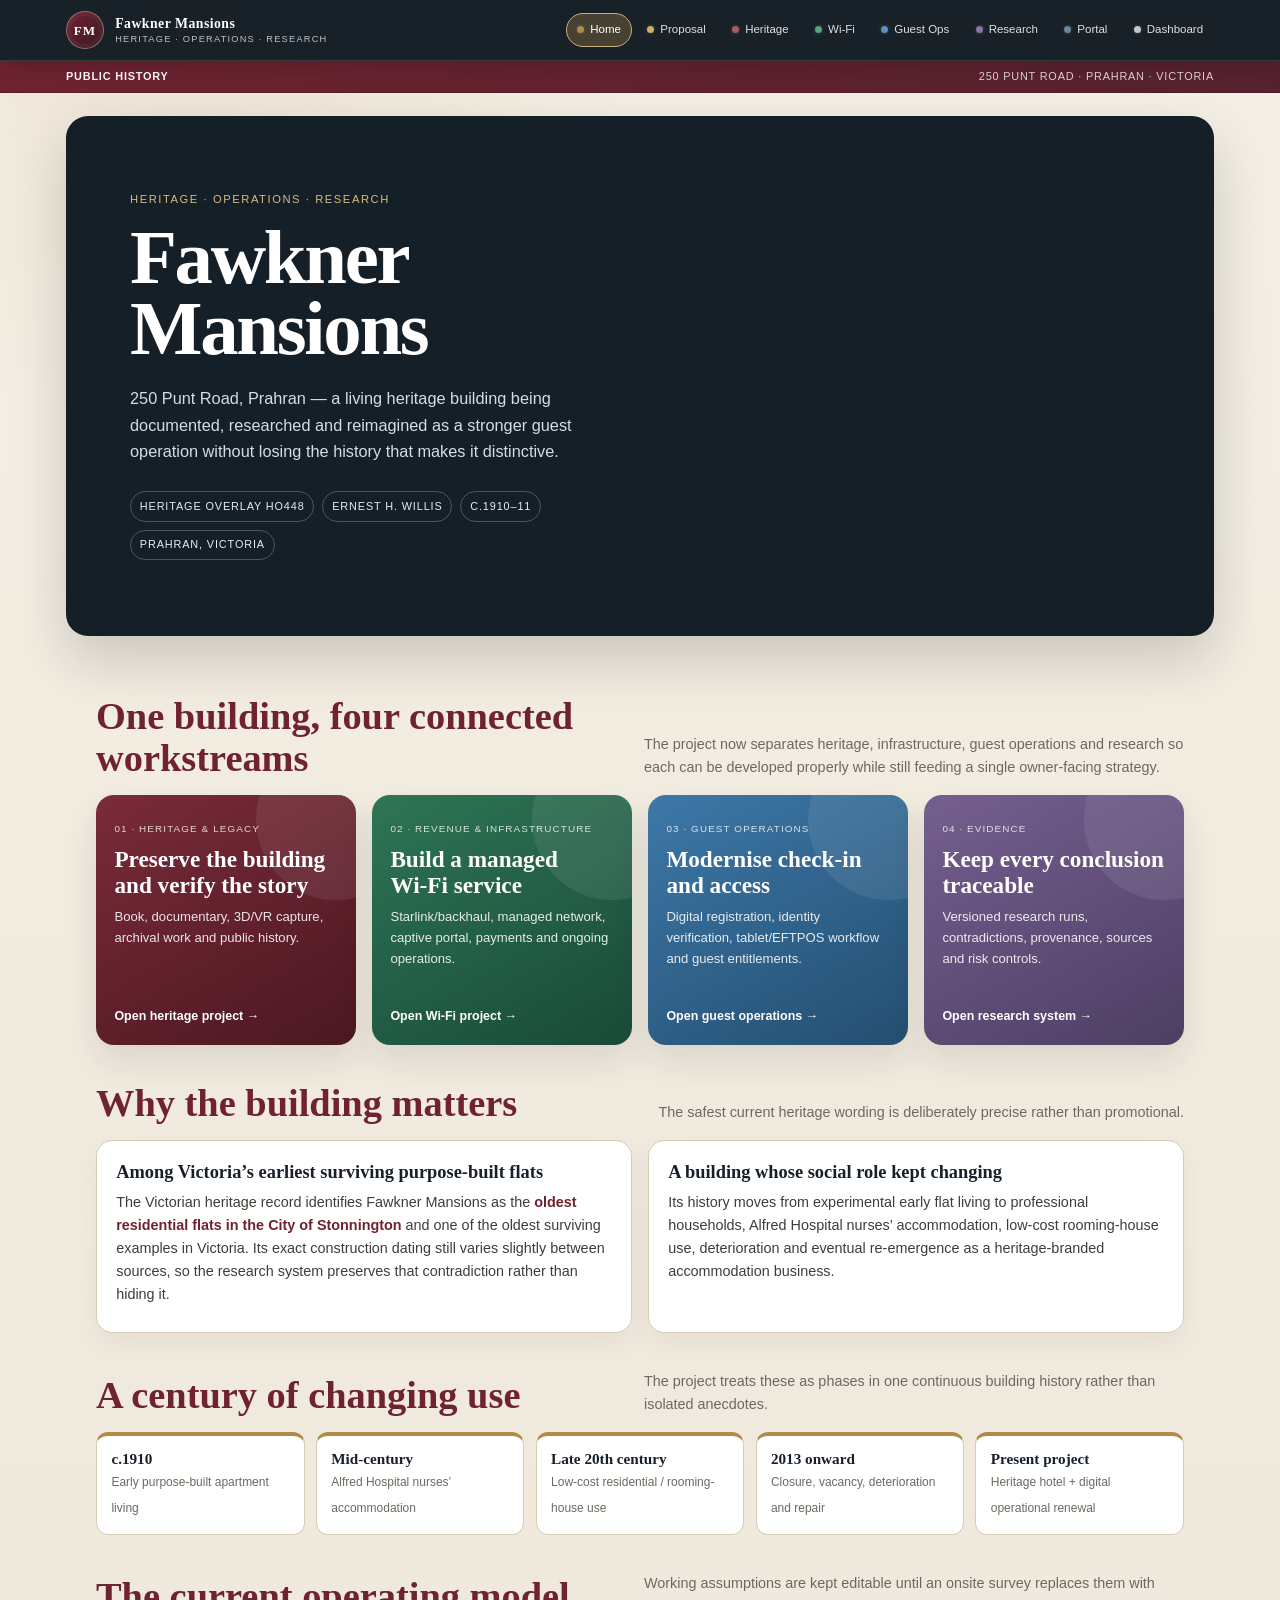
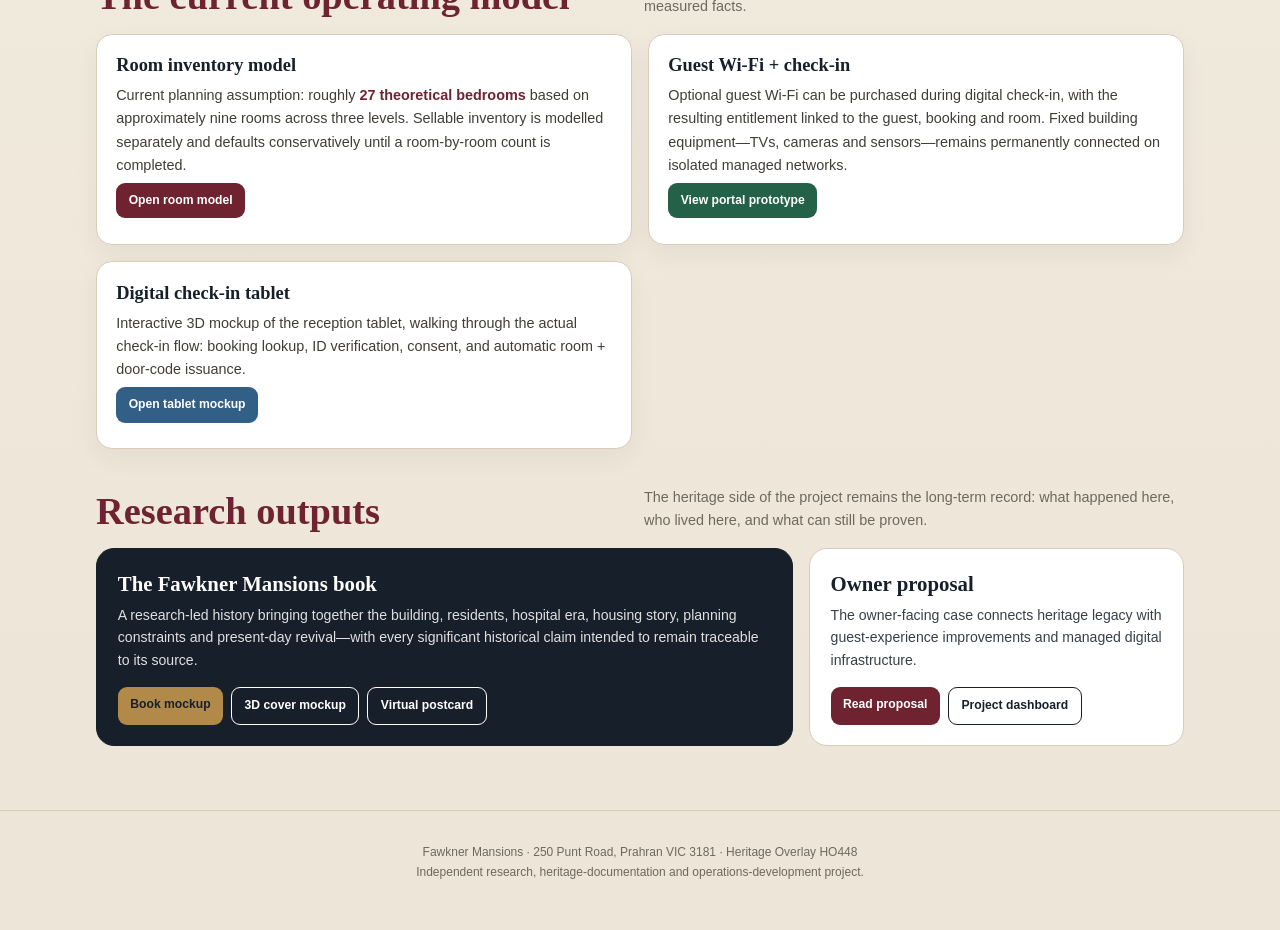
<file: index.html>
<!DOCTYPE html>
<html lang="en">
<head>
<meta charset="UTF-8">
<meta name="viewport" content="width=device-width,initial-scale=1">
<title>Fawkner Mansions — 250 Punt Road, Prahran</title>
<meta name="description" content="Fawkner Mansions, 250 Punt Road, Prahran — heritage research, digital preservation and contemporary guest-operations project.">
<style>
:root{--paper:#fffdf8;--ink:#17202a;--muted:#6f685f;--line:#d7ccb8;--ox:#6f2330;--gold:#b18a4a;--green:#246149;--blue:#315f86;--violet:#65547d}
*{box-sizing:border-box}body{margin:0}.home-hero{max-width:1180px;margin:1.4rem auto 0;padding:0 1rem}
.hero-shell{display:grid;grid-template-columns:1.05fr .95fr;background:#151f28;border-radius:22px;overflow:hidden;box-shadow:0 24px 55px rgba(20,25,30,.18)}
.hero-copy{padding:clamp(2rem,5vw,4.5rem);color:#fff;display:flex;flex-direction:column;justify-content:center}
.hero-kicker{font-size:.7rem;text-transform:uppercase;letter-spacing:.14em;color:#d8ba80;margin-bottom:.9rem}
.hero-copy h1{font:600 clamp(2.7rem,6vw,5.5rem)/.92 Georgia,serif;margin:0 0 1rem;letter-spacing:-.03em}
.hero-copy p{font-size:1.02rem;color:#d5dde2;max-width:650px;margin:.3rem 0}
.hero-meta{display:flex;gap:.5rem;flex-wrap:wrap;margin-top:1.4rem}.hero-meta span{font-size:.68rem;text-transform:uppercase;letter-spacing:.08em;border:1px solid rgba(255,255,255,.24);padding:.35rem .55rem;border-radius:999px;color:#e8edf0}
.hero-image{min-height:520px;position:relative}.hero-image img{width:100%;height:100%;object-fit:cover;display:block}.hero-image:after{content:"";position:absolute;inset:0;background:linear-gradient(90deg,rgba(21,31,40,.34),transparent 35%)}
.home-main{max-width:1180px;margin:0 auto;padding:1.4rem 1rem 4rem}
.section-head{display:flex;justify-content:space-between;align-items:end;gap:1rem;margin:2.3rem 0 1rem}.section-head h2{font:600 clamp(1.65rem,3vw,2.45rem)/1.1 Georgia,serif;margin:0;color:var(--ink)}.section-head p{max-width:540px;color:var(--muted);margin:0;font-size:.9rem}
.workstreams{display:grid;grid-template-columns:repeat(4,1fr);gap:1rem}.work-card{min-height:250px;border-radius:18px;padding:1.15rem;display:flex;flex-direction:column;justify-content:space-between;color:#fff!important;text-decoration:none!important;box-shadow:0 16px 34px rgba(25,30,30,.11);position:relative;overflow:hidden}
.work-card h3,.work-card small,.work-card p,.work-card .arrow{color:#fff!important}.work-card:after{content:"";position:absolute;width:160px;height:160px;border-radius:50%;right:-60px;top:-55px;background:rgba(255,255,255,.08)}.work-card small{font-size:.62rem;text-transform:uppercase;letter-spacing:.11em;opacity:.8}.work-card h3{font:600 1.45rem/1.12 Georgia,serif;margin:.45rem 0}.work-card p{font-size:.82rem;opacity:.88;margin:.3rem 0}.work-card .arrow{font-size:.78rem;margin-top:1rem;font-weight:700}.heritage{background:linear-gradient(150deg,#7a2b39,#4b1821)}.wifi{background:linear-gradient(150deg,#2e7555,#194a37)}.guest{background:linear-gradient(150deg,#3d78a8,#244e70)}.research{background:linear-gradient(150deg,#755f90,#4d3e63)}
.story-grid{display:grid;grid-template-columns:1fr 1fr;gap:1rem}.story-card{background:#fff;border:1px solid var(--line);border-radius:16px;padding:1.2rem;box-shadow:0 10px 26px rgba(50,45,35,.055)}.story-card h3{font:600 1.15rem Georgia,serif;margin:.1rem 0 .5rem}.story-card p{font-size:.9rem;color:#403d37;margin:.4rem 0}.story-card strong{color:var(--ox)}
.timeline{display:grid;grid-template-columns:repeat(5,1fr);gap:.7rem}.era{background:#fff;border:1px solid var(--line);border-top:4px solid var(--gold);border-radius:12px;padding:.9rem}.era b{display:block;font:600 .95rem Georgia,serif}.era span{font-size:.75rem;color:var(--muted)}
.cta-grid{display:grid;grid-template-columns:1.3fr .7fr;gap:1rem}.cta{background:#fff;border:1px solid var(--line);border-radius:18px;padding:1.3rem}.cta.dark{background:#17202a;color:#fff;border-color:#17202a}.cta h3{font:600 1.3rem Georgia,serif;margin:.1rem 0 .5rem}.cta p{font-size:.88rem;margin:.4rem 0;color:inherit;opacity:.86}.button-row{display:flex;gap:.5rem;flex-wrap:wrap;margin-top:1rem}.button{display:inline-block;text-decoration:none;padding:.5rem .78rem;border-radius:9px;background:var(--ox);color:#fff;font-size:.76rem;font-weight:700}.button.gold{background:var(--gold);color:#17202a}.button.outline{background:transparent;border:1px solid currentColor;color:inherit}
.home-footer{border-top:1px solid var(--line);padding:2rem 1rem 3rem;text-align:center;color:var(--muted);font-size:.75rem}
@media(max-width:900px){.hero-shell{grid-template-columns:1fr}.hero-image{min-height:360px;order:-1}.workstreams{grid-template-columns:repeat(2,1fr)}.timeline{grid-template-columns:repeat(2,1fr)}.cta-grid,.story-grid{grid-template-columns:1fr}}
@media(max-width:560px){.workstreams,.timeline{grid-template-columns:1fr}.hero-image{min-height:290px}.hero-copy{padding:1.6rem}}
</style>
<link rel="stylesheet" href="assets/fm-system.css">
<script src="assets/fm-navigation.js" defer></script>
</head>
<body>
<section class="home-hero">
  <div class="hero-shell">
    <div class="hero-copy">
      <div class="hero-kicker">Heritage · Operations · Research</div>
      <h1>Fawkner<br>Mansions</h1>
      <p>250 Punt Road, Prahran — a living heritage building being documented, researched and reimagined as a stronger guest operation without losing the history that makes it distinctive.</p>
      <div class="hero-meta"><span>Heritage Overlay HO448</span><span>Ernest H. Willis</span><span>c.1910–11</span><span>Prahran, Victoria</span></div>
    </div>
    <div class="hero-image"><img src="wifi-portal/fawkner-mansions-hero.webp" alt="Fawkner Mansions Heritage Hotel at dusk"></div>
  </div>
</section>

<main class="home-main">
  <div class="section-head">
    <h2>One building, four connected workstreams</h2>
    <p>The project now separates heritage, infrastructure, guest operations and research so each can be developed properly while still feeding a single owner-facing strategy.</p>
  </div>

  <div class="workstreams">
    <a class="work-card heritage" href="admin/heritage-project.html"><div><small>01 · Heritage & Legacy</small><h3>Preserve the building and verify the story</h3><p>Book, documentary, 3D/VR capture, archival work and public history.</p></div><span class="arrow">Open heritage project →</span></a>
    <a class="work-card wifi" href="admin/wifi-project.html"><div><small>02 · Revenue & Infrastructure</small><h3>Build a managed Wi‑Fi service</h3><p>Starlink/backhaul, managed network, captive portal, payments and ongoing operations.</p></div><span class="arrow">Open Wi‑Fi project →</span></a>
    <a class="work-card guest" href="admin/guest-operations.html"><div><small>03 · Guest Operations</small><h3>Modernise check‑in and access</h3><p>Digital registration, identity verification, tablet/EFTPOS workflow and guest entitlements.</p></div><span class="arrow">Open guest operations →</span></a>
    <a class="work-card research" href="admin/research.html"><div><small>04 · Evidence</small><h3>Keep every conclusion traceable</h3><p>Versioned research runs, contradictions, provenance, sources and risk controls.</p></div><span class="arrow">Open research system →</span></a>
  </div>

  <div class="section-head"><h2>Why the building matters</h2><p>The safest current heritage wording is deliberately precise rather than promotional.</p></div>
  <div class="story-grid">
    <div class="story-card"><h3>Among Victoria’s earliest surviving purpose-built flats</h3><p>The Victorian heritage record identifies Fawkner Mansions as the <strong>oldest residential flats in the City of Stonnington</strong> and one of the oldest surviving examples in Victoria. Its exact construction dating still varies slightly between sources, so the research system preserves that contradiction rather than hiding it.</p></div>
    <div class="story-card"><h3>A building whose social role kept changing</h3><p>Its history moves from experimental early flat living to professional households, Alfred Hospital nurses’ accommodation, low-cost rooming-house use, deterioration and eventual re-emergence as a heritage-branded accommodation business.</p></div>
  </div>

  <div class="section-head"><h2>A century of changing use</h2><p>The project treats these as phases in one continuous building history rather than isolated anecdotes.</p></div>
  <div class="timeline">
    <div class="era"><b>c.1910</b><span>Early purpose-built apartment living</span></div>
    <div class="era"><b>Mid-century</b><span>Alfred Hospital nurses’ accommodation</span></div>
    <div class="era"><b>Late 20th century</b><span>Low-cost residential / rooming-house use</span></div>
    <div class="era"><b>2013 onward</b><span>Closure, vacancy, deterioration and repair</span></div>
    <div class="era"><b>Present project</b><span>Heritage hotel + digital operational renewal</span></div>
  </div>

  <div class="section-head"><h2>The current operating model</h2><p>Working assumptions are kept editable until an onsite survey replaces them with measured facts.</p></div>
  <div class="story-grid">
    <div class="story-card"><h3>Room inventory model</h3><p>Current planning assumption: roughly <strong>27 theoretical bedrooms</strong> based on approximately nine rooms across three levels. Sellable inventory is modelled separately and defaults conservatively until a room-by-room count is completed.</p><p><a class="button" href="admin/wifi-project.html">Open room model</a></p></div>
    <div class="story-card"><h3>Guest Wi‑Fi + check-in</h3><p>Optional guest Wi‑Fi can be purchased during digital check-in, with the resulting entitlement linked to the guest, booking and room. Fixed building equipment—TVs, cameras and sensors—remains permanently connected on isolated managed networks.</p><p><a class="button" style="background:var(--green)" href="wifi-portal/index.html">View portal prototype</a></p></div>
    <div class="story-card"><h3>Digital check-in tablet</h3><p>Interactive 3D mockup of the reception tablet, walking through the actual check-in flow: booking lookup, ID verification, consent, and automatic room + door-code issuance.</p><p><a class="button" style="background:var(--blue)" href="docs/checkin-mockup.html">Open tablet mockup</a></p></div>
  </div>

  <div class="section-head"><h2>Research outputs</h2><p>The heritage side of the project remains the long-term record: what happened here, who lived here, and what can still be proven.</p></div>
  <div class="cta-grid">
    <div class="cta dark"><h3>The Fawkner Mansions book</h3><p>A research-led history bringing together the building, residents, hospital era, housing story, planning constraints and present-day revival—with every significant historical claim intended to remain traceable to its source.</p><div class="button-row"><a class="button gold" href="docs/book-mockup.html">Book mockup</a><a class="button outline" href="docs/book-mockup-3d.html">3D cover mockup</a><a class="button outline" href="docs/send-postcard.html">Virtual postcard</a></div></div>
    <div class="cta"><h3>Owner proposal</h3><p>The owner-facing case connects heritage legacy with guest-experience improvements and managed digital infrastructure.</p><div class="button-row"><a class="button" href="docs/proposal.html">Read proposal</a><a class="button outline" style="color:var(--ink)" href="admin/index.html">Project dashboard</a></div></div>
  </div>
</main>

<footer class="home-footer">
  Fawkner Mansions · 250 Punt Road, Prahran VIC 3181 · Heritage Overlay HO448<br>
  Independent research, heritage-documentation and operations-development project.
</footer>
</body>
</html>
</file>
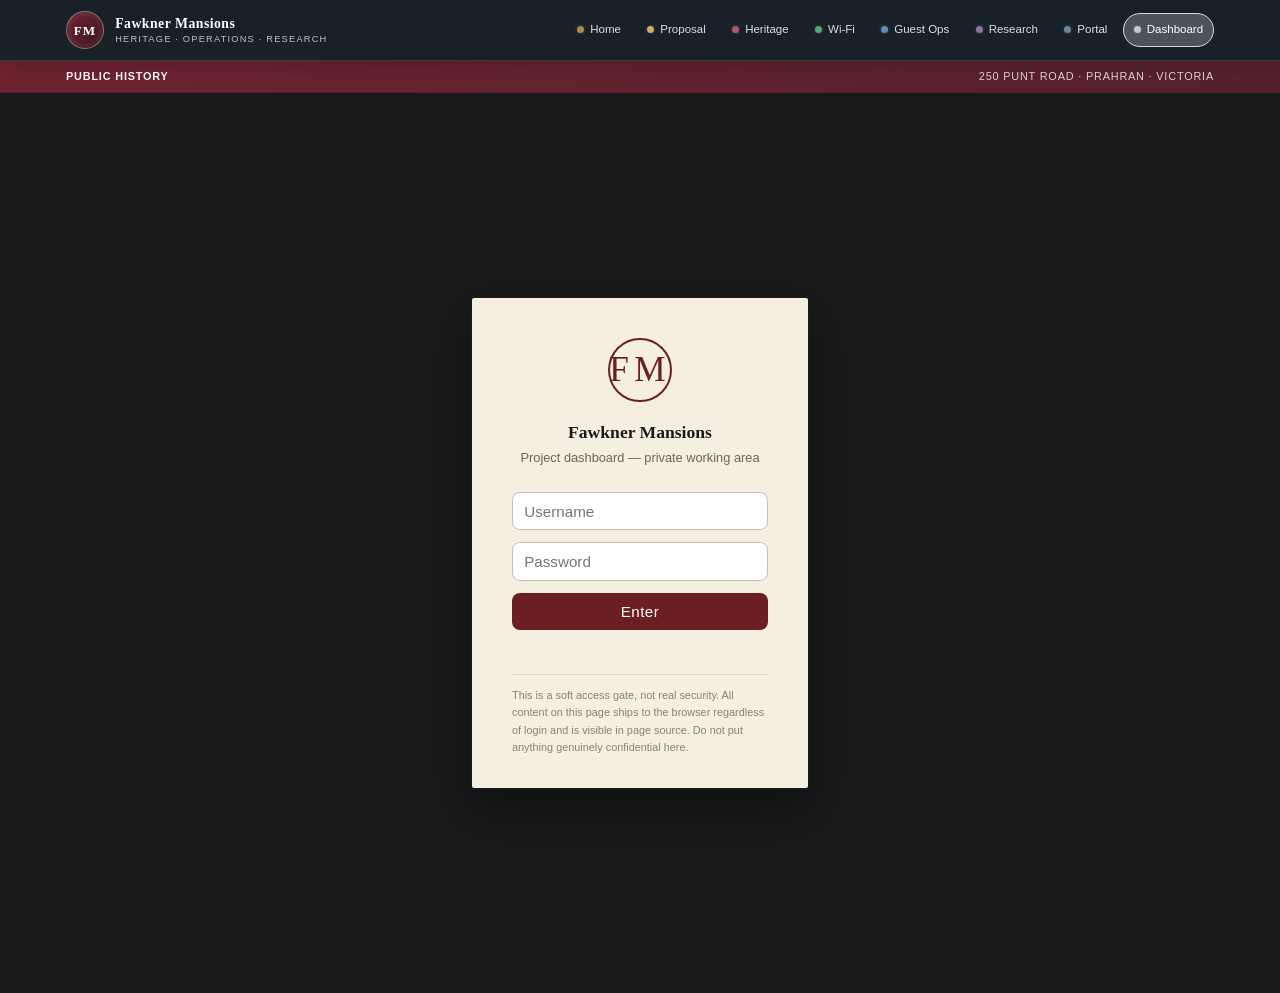
<file: admin/index.html>
<!DOCTYPE html>
<html lang="en">
<head>
<meta charset="UTF-8">
<meta name="viewport" content="width=device-width, initial-scale=1.0">
<title>Fawkner Mansions — Project Dashboard</title>
<meta name="robots" content="noindex, nofollow">
<style>
  :root{
    --paper:#f4efe0;
    --ink:#1a1a1a;
    --rule:#1a1a1a;
    --muted:#6b6558;
    --page:#e9dfc4;
    --accent:#6b1f22;
    --accent-dark:#4a1517;
  }
  *{box-sizing:border-box;}
  body{
    margin:0;
    font-family: Georgia, 'Times New Roman', serif;
    background:var(--page);
    color:var(--ink);
    line-height:1.5;
  }
  /* ---------- Login screen ---------- */
  #login-screen{
    min-height:100vh;
    display:flex;
    align-items:center;
    justify-content:center;
    background:linear-gradient(180deg, var(--ink), var(--ink));
  }
  .login-card{
    background:var(--paper);
    border:2px solid var(--rule);
    border-radius:4px;
    padding:2.5rem 2.5rem 2rem;
    width:min(340px, 90vw);
    text-align:center;
    box-shadow:0 20px 50px rgba(0,0,0,.4);
  }
  .monogram{
    font-family: Georgia, serif;
    font-size:2.2rem;
    letter-spacing:.15em;
    color:var(--accent);
    border:2px solid var(--accent);
    border-radius:50%;
    width:64px;
    height:64px;
    display:flex;
    align-items:center;
    justify-content:center;
    margin:0 auto 1rem;
  }
  .login-card h1{
    font-size:1.1rem;
    margin:.25rem 0 .1rem;
    color:var(--ink);
  }
  .login-card p.sub{
    font-size:.8rem;
    color:#6b6558;
    margin:0 0 1.5rem;
  }
  .login-card input{
    width:100%;
    padding:.6rem .7rem;
    margin-bottom:.75rem;
    border:1px solid #c9bfa7;
    border-radius:3px;
    font-family:inherit;
    font-size:.95rem;
    background:#fff;
  }
  .login-card button{
    width:100%;
    padding:.65rem;
    background:var(--accent);
    color:#fff;
    border:none;
    border-radius:3px;
    font-family:inherit;
    font-size:.95rem;
    cursor:pointer;
    letter-spacing:.03em;
  }
  .login-card button:hover{background:var(--accent-dark);}
  #login-error{
    color:var(--accent);
    font-size:.8rem;
    min-height:1.2em;
    margin-top:.5rem;
  }
  .gate-note{
    font-size:.68rem;
    color:#8a8370;
    margin-top:1.25rem;
    border-top:1px solid #e0d7c0;
    padding-top:.75rem;
    text-align:left;
  }

  /* ---------- Dashboard ---------- */
  #dashboard{display:none;}
  header.topbar{
    background:var(--ink);
    color:var(--page);
    padding:1.25rem 1.5rem;
    display:flex;
    align-items:center;
    justify-content:space-between;
    flex-wrap:wrap;
    gap:.75rem;
    border-bottom:4px solid var(--rule);
  }
  header.topbar .title{display:flex;align-items:center;gap:.75rem;}
  header.topbar .monogram-sm{
    font-size:1.1rem;
    border:1.5px solid var(--rule);
    color:var(--rule);
    border-radius:50%;
    width:34px;height:34px;
    display:flex;align-items:center;justify-content:center;
  }
  header.topbar h1{font-size:1.05rem;margin:0;font-weight:normal;letter-spacing:.02em;}
  header.topbar .addr{font-size:.75rem;color:#c9bfa7;margin-top:.15rem;}
  #logout-btn{
    background:transparent;
    border:1px solid var(--rule);
    color:var(--rule);
    padding:.4rem .9rem;
    border-radius:3px;
    cursor:pointer;
    font-family:inherit;
    font-size:.8rem;
  }
  #logout-btn:hover{background:var(--rule);color:var(--ink);}

  nav.jump{
    display:flex;
    flex-wrap:wrap;
    gap:.4rem;
    padding:1rem 1.5rem;
    background:#eee2c8;
    border-bottom:1px solid #d8ccac;
    position:sticky;
    top:0;
    z-index:5;
  }
  nav.jump a{
    font-size:.75rem;
    color:var(--ink);
    text-decoration:none;
    background:#fff;
    border:1px solid #d8ccac;
    padding:.3rem .7rem;
    border-radius:999px;
  }
  nav.jump a:hover{border-color:var(--rule);}

  .asset-links{
    display:flex;
    flex-wrap:wrap;
    gap:.5rem;
    padding:.75rem 1.5rem;
    background:var(--iron);
    border-bottom:1px solid var(--brass);
  }
  .asset-links a{
    font-size:.72rem;
    color:var(--brass);
    text-decoration:none;
    border:1px solid var(--brass);
    padding:.25rem .6rem;
    border-radius:999px;
  }
  .asset-links a:hover{background:var(--brass);color:var(--iron);}
  .arch-diagram{margin-top:1rem;background:#fff;border:1px solid #d8ccac;padding:1rem;overflow-x:auto;}
  .arch-diagram svg{width:100%;min-width:600px;height:auto;}
  .payment-logos{display:flex;flex-wrap:wrap;gap:1rem;align-items:center;background:#fff;border:1px solid #d8ccac;padding:.75rem 1rem;margin-top:.5rem;}

  main{max-width:920px;margin:0 auto;padding:2rem 1.5rem 4rem;}
  section{margin-bottom:3rem;scroll-margin-top:4.5rem;}
  section h2{
    color:var(--accent);
    font-size:1.3rem;
    border-bottom:2px solid var(--rule);
    padding-bottom:.4rem;
    margin-bottom:1rem;
  }
  section h3{color:var(--ink);font-size:1rem;margin:1.25rem 0 .4rem;}
  section p, section li{font-size:.92rem;color:#2a2a2a;}
  .tag{
    display:inline-block;
    font-size:.65rem;
    text-transform:uppercase;
    letter-spacing:.06em;
    background:var(--muted);
    color:#fff;
    padding:.15rem .5rem;
    border-radius:2px;
    margin-right:.4rem;
  }

  /* storyboard */
  .storyboard{
    display:flex;
    flex-direction:column;
    gap:0;
  }
  .story-step{
    display:flex;
    gap:1rem;
    padding:1rem 0;
    border-left:3px solid var(--rule);
    padding-left:1.25rem;
    position:relative;
  }
  .story-step::before{
    content:attr(data-n);
    position:absolute;
    left:-1.1rem;
    top:1rem;
    width:1.9rem;
    height:1.9rem;
    background:var(--accent);
    color:#fff;
    border-radius:50%;
    display:flex;
    align-items:center;
    justify-content:center;
    font-size:.8rem;
    font-family:Georgia,serif;
  }
  .story-step h4{margin:0 0 .3rem;color:var(--accent-dark);font-size:1rem;}
  .story-step p{margin:0;}

  table.simple{width:100%;border-collapse:collapse;font-size:.85rem;margin:.5rem 0 1rem;}
  table.simple th, table.simple td{border:1px solid #d8ccac;padding:.5rem .6rem;text-align:left;vertical-align:top;}
  table.simple th{background:#eee2c8;color:var(--ink);}

  .card-grid{display:grid;grid-template-columns:repeat(auto-fit,minmax(230px,1fr));gap:1rem;margin-top:.75rem;}
  .card{
    background:#fff;
    border:1px solid #d8ccac;
    border-top:3px solid var(--accent);
    border-radius:3px;
    padding:1rem;
  }
  .card h4{margin:0 0 .4rem;font-size:.9rem;color:var(--accent-dark);}
  .card p{margin:0;font-size:.82rem;}

  .note{
    font-size:.8rem;
    color:var(--muted);
    background:var(--page);
    border:1px dashed var(--rule);
    border-radius:3px;
    padding:.75rem 1rem;
    margin-top:1rem;
  }

  .workstream-hub{max-width:920px;margin:1.2rem auto 0;padding:0 1.5rem;}
  .wifi-headline{background:#e6f1e8;border:1px solid #b8d0be;border-left:6px solid #2d7049;padding:1.05rem 1.15rem;margin-bottom:1rem;}
  .wifi-headline .kicker{font-size:.65rem;letter-spacing:.09em;text-transform:uppercase;color:#2d7049;font-weight:bold;}
  .wifi-headline h2{margin:.2rem 0 .4rem;color:#235c3b;font-size:1.35rem;}
  .wifi-headline a{display:inline-block;margin-top:.45rem;background:#235c3b;color:#fff;text-decoration:none;padding:.4rem .7rem;font-size:.78rem;border-radius:2px;}
  .stream-grid{display:grid;grid-template-columns:repeat(auto-fit,minmax(210px,1fr));gap:.8rem;}
  .stream-card{background:#fff;border:1px solid #d8ccac;padding:.9rem;}
  .stream-card.heritage{border-top:5px solid #6b1f22}.stream-card.guest{border-top:5px solid #315f86}.stream-card.risk{border-top:5px solid #9a6800}.stream-card.research{border-top:5px solid #6d5a86}
  .stream-card .marker{font-size:.62rem;text-transform:uppercase;letter-spacing:.07em;font-weight:bold;}
  .stream-card.heritage .marker{color:#6b1f22}.stream-card.guest .marker{color:#315f86}.stream-card.risk .marker{color:#9a6800}.stream-card.research .marker{color:#6d5a86}
  .stream-card h3{font-size:.95rem;margin:.2rem 0 .35rem}.stream-card p{font-size:.8rem;margin:.15rem 0 .7rem;color:#4d493f}.stream-card a{font-size:.76rem;color:#1a1a1a;font-weight:bold;}
  footer.foot{
    text-align:center;
    font-size:.7rem;
    color:#8a8370;
    padding:2rem 1rem 3rem;
  }
</style>

<link rel="stylesheet" href="../assets/fm-system.css">
<script src="../assets/fm-navigation.js" defer></script>
</head>
<body>

  <!-- ================= LOGIN ================= -->
  <div id="login-screen">
    <div class="login-card">
      <div class="monogram">FM</div>
      <h1>Fawkner Mansions</h1>
      <p class="sub">Project dashboard — private working area</p>
      <input type="text" id="username" placeholder="Username" autocomplete="username">
      <input type="password" id="password" placeholder="Password" autocomplete="current-password">
      <button id="login-btn" type="button">Enter</button>
      <div id="login-error"></div>
      <div class="gate-note">
        This is a soft access gate, not real security. All content on this
        page ships to the browser regardless of login and is visible in page
        source. Do not put anything genuinely confidential here.
      </div>
    </div>
  </div>

  <!-- ================= DASHBOARD ================= -->
  <div id="dashboard">
    <header class="topbar">
      <div class="title">
        <div class="monogram-sm">FM</div>
        <div>
          <h1>Fawkner Mansions — Project Dashboard</h1>
          <div class="addr">250 Punt Road, Prahran VIC 3181 · Heritage Overlay HO448</div>
        </div>
      </div>
      <button id="logout-btn" type="button">Log out</button>
    </header>

    <nav class="jump">
      <a href="wifi-project.html">WiFi Project</a>
      <a href="heritage-project.html">Heritage Project</a>
      <a href="guest-operations.html">Guest Operations</a>
      <a href="guest-operations.html#risks">Guest Risks</a>
      <a href="research.html">Research &amp; Development</a>
      <a href="#capabilities">Capabilities</a>
      <a href="#storyboard">Storyboard</a>
      <a href="#proposal">Proposal</a>
      <a href="#best-practice">Best practice</a>
      <a href="#tech">Technology value-add</a>
      <a href="#monetise">Monetisation</a>
      <a href="#audience">Who's interested</a>
      <a href="#universities">University collaboration</a>
      <a href="#fulfilment">Fulfilment</a>
    </nav>

    <div class="asset-links">
      <a href="../index.html">&rarr; Public site</a>
      <a href="research.html">&rarr; Research &amp; Development</a>
      <a href="wifi-project.html">&rarr; WiFi Project</a>
      <a href="guest-operations.html">&rarr; Guest Operations</a>
      <a href="heritage-project.html">&rarr; Heritage Project</a>
      <a href="../docs/proposal.html">&rarr; Polished proposal</a>
      <a href="../docs/book-mockup.html">&rarr; Book cover mockup</a>
      <a href="../docs/book-mockup-3d.html">&rarr; Interactive 3D book</a>
      <a href="../docs/send-postcard.html">&rarr; Send a postcard</a>
      <a href="../docs/project-brief.md">&rarr; Full pitch doc (.md)</a>
      <a href="../wifi-portal/index.html">&rarr; WiFi portal design</a>
    </div>

    <div class="workstream-hub">
      <div class="wifi-headline">
        <div class="kicker">Priority operational opportunity</div>
        <h2>WiFi Project — guest revenue, reliable connectivity &amp; operating infrastructure</h2>
        <div>Standalone workstream covering network design, guest-only captive portal, check-in payment integration, multi-device entitlements, permanent connectivity for TVs/cameras/sensors, room/capacity modelling and an interactive business case.</div>
        <a href="wifi-project.html">Open full WiFi project &rarr;</a>
      </div>
      <div class="stream-grid">
        <div class="stream-card heritage"><div class="marker">Heritage &amp; Legacy</div><h3>Heritage project</h3><p>Research, book, documentary, 3D/VR preservation and public history.</p><a href="heritage-project.html">Open heritage workstream &rarr;</a></div>
        <div class="stream-card guest"><div class="marker">Guest Operations</div><h3>Booking, check-in &amp; risk</h3><p>Registration, identity verification, tablet/EFTPOS hardware, access, stay records and the full risk/compliance matrix.</p><a href="guest-operations.html">Open guest operations &rarr;</a></div>
        <div class="stream-card research"><div class="marker">Evidence</div><h3>Research &amp; Development</h3><p>Versioned research runs, contradictions, sources, provenance and project risk register.</p><a href="research.html">Open research system &rarr;</a></div>
      </div>
    </div>

    <main>

      <section id="capabilities">
        <h2>0. Capabilities &amp; previous projects</h2>
        <p>Private explainer — background and prior work that inform how this
        project gets researched and built. Longer and more personal than the
        public "About David Hough" on the website — this stays in the
        back end.</p>

        <h3>My story</h3>
        <p>David moved to Australia at age 8. His family later returned to
        South Africa, settling in the Groot Marico area near the Botswana
        border, where they farmed with game — including zebra. That early
        back-and-forth between countries set the pattern for a genuinely
        international career: assurance and risk consulting at PwC Australia
        and Deloitte South Africa, multinational audit work with Philip
        Morris International across Amsterdam, Switzerland, and its
        international affiliates, then a Master of Public Health that
        shifted the lens from "is the control working" to "who is actually
        affected, and how would they know."</p>
        <p>He co-founded One1 Digital, Adelaide-founded, with his sister; she
        now leads the company day to day, having relocated to the Western
        Cape in South Africa since most of their clients are in Europe or
        America. Around the same period, the pattern that defines his recent
        work took shape — building structured systems that make complex,
        fragmented information legible to the people it affects, rather than
        only to the institutions that hold it.</p>
        <p>That pattern continued through roughly 18 months based back on the
        family's Groot Marico property, working independently on research
        systems and technology concepts — the direct precursor to Sentrix
        Digital and RiskAtlas. Returning to Melbourne and moving into Fawkner
        Mansions in September 2026, the same instinct that built RiskAtlas —
        that good evidence, properly organised, gives people back some
        control over systems that otherwise run opaque — turned toward the
        building itself: a heritage-listed property owned by Dr Jeff Nguyen,
        with almost no public record. Writing this book is that same
        discipline pointed at a different kind of opacity: not a benefits
        system this time, but a hundred-plus years of a building's history
        that nobody has bothered to write down.</p>

        <h3>An audit-style approach to the book</h3>
        <p>The book's research applies a standard, textbook evidence-assurance
        discipline — the same structure used in financial and controls audit
        work generally, not any specific employer's proprietary methodology:</p>
        <div class="card-grid">
          <div class="card"><h4>1. Risk / scope assessment</h4><p>What's
          actually knowable about the building, what's unverifiable, and
          where the biggest gaps in the historical record are likely to
          be.</p></div>
          <div class="card"><h4>2. Evidence gathering</h4><p>Inspection
          (archives, records, the building itself), observation (present-day
          condition and use), and inquiry (residents, heritage bodies,
          historians) — the three standard evidence-gathering methods.</p></div>
          <div class="card"><h4>3. Testing &amp; corroboration</h4><p>Every
          claim checked against a primary source where possible; conflicting
          or unverifiable claims are flagged rather than smoothed over.</p></div>
          <div class="card"><h4>4. Reporting</h4><p>Findings written up so
          another person could trace any claim back to its source — the same
          standard applied in <a href="#best-practice">&sect;3 Best
          practice</a>.</p></div>
        </div>

        <h3>Professional background</h3>
        <table class="simple">
          <tr><th>PwC Australia</th><td>Senior Consultant, Risk Assurance
          (Dec 2015–2019, Sydney) — portfolio included Commonwealth Bank of
          Australia, Zurich Financial Services Australia, Citibank
          Australia, and superannuation/insurance clients, across technology
          controls, post-implementation reviews, data migration, third-party
          assurance, AML/KYC, and regulatory attestation. Delivered 16
          engagements in one financial year, including a three-month
          Adelaide secondment covering nine engagements. Completed CISA
          (ISACA) in June 2017. Prepared reports and evidence-based
          recommendations for senior stakeholders and coached five direct
          reports.</td></tr>
          <tr><th>Philip Morris International</th><td>Information Systems
          Auditor (2019) — multinational assurance work across Amsterdam,
          Switzerland, and international affiliates: document review,
          interviews, evidence testing, and translating complex findings for
          senior stakeholders across professional and cultural
          boundaries.</td></tr>
          <tr><th>Deloitte South Africa</th><td>Joined 2013 in Technology
          Advisory and Assurance (IT General Controls testing, Automated
          Control Reviews, Data Assurance), promoted from Consultant to
          Senior Consultant. Later returned as Assistant Manager, IT &amp;
          Specialised Assurance — evidence assessment, controls analysis,
          engagement planning, and team supervision. Also served as a Western
          Cape Employment Equity Forum representative.</td></tr>
          <tr><th>Financial Claims Scheme reporting</th><td>Annual controls
          evaluation and Financial Claims Scheme readiness reporting for
          Commonwealth Bank of Australia, under APRA's crisis-management
          framework — senior-stakeholder reporting under a live regulatory
          framework, not a training exercise.</td></tr>
          <tr><th>Public health</th><td>Master of Public Health, Macquarie
          University (conferred 17 August 2023, Higher Study Scholarship) —
          policy design, health law and economics, systems science in
          healthcare, global health, epidemiology/biostatistics.</td></tr>
          <tr><th>Business/IT foundation</th><td>Bachelor of Business
          Systems, Bond University (conferred 15 June 2013) — double major in
          Information Systems and Management, Distinction GPA average,
          Dean's List, Top Student Award for Business Processes and IT
          Operations, partial scholarship. City of Gold Coast Open Data
          capstone: his team's ~100-page report was adopted by the City,
          which implemented an Open Data Access Project based on its
          recommendations. Also Vice President, African Students Association
          Think Tank.</td></tr>
          <tr><th>Certifications</th><td>CISA (ISACA) — no longer active.
          Microsoft: MCITP, MCTS, MCP, MCSA.</td></tr>
          <tr><th>One1 Digital contribution</th><td>Funding-linked strategy
          and business-development work, alongside risk-management guidance
          associated with a reported 20% reduction in risk-related
          costs.</td></tr>
        </table>
        <p class="note">Across 40+ assurance and consulting engagements,
        the consistent thread has been identifying authoritative
        requirements, locating reliable evidence, and distinguishing fact
        from assumption — the same discipline this project applies to a
        building's history instead of a set of financial statements.</p>

        <h3>Current projects</h3>
        <div class="card-grid">
          <div class="card"><h4>Sentrix Digital</h4><p>Founded 2026, Melbourne
          — "Evidence. Clearer systems. Practical capability." Consulting,
          research, and digital systems for complex policy, regulatory, and
          institutional environments — turning evidence, rules, and
          workflows into clearer decisions and practical tools people can
          actually use.</p></div>
          <div class="card"><h4>RiskAtlas</h4><p>Source-governance system
          tracking legislative, regulatory, employment, and policy material
          across jurisdictions (South Africa and Australia), with a focus on
          source authority, currency, and auditability over time.</p></div>
          <div class="card"><h4>ClaimHub &amp; ClaimBuddy</h4><p>Tools built
          around evidence organisation and claimant-authorised visibility —
          keeping the affected person visible in policy/employment/medical
          administrative processes.</p></div>
          <div class="card"><h4>One1 Digital</h4><p>Founded 2020,
          Adelaide — "Your systems shouldn't slow your team down." Co-founded
          with his sister, Yvette Hough, who now runs it day to day, having
          relocated to the Western Cape, South Africa, since most clients
          are in Europe or America. Custom software/automation — CRMs,
          workflow tools, client portals, integrations — for service-based
          organisations in education, healthcare, aged care, and community
          services.</p></div>
          <div class="card"><h4>PostNow (postnow.co.za)</h4><p>Southern
          African logistics platform — POPIA-compliant regulated document
          dispatch for banks and law firms, WhatsApp-based courier booking,
          cross-border duty calculation, and escrow-protected peer-to-peer
          trading, across South Africa, Botswana, and Namibia, on a shared
          payment and audit-logging backend.</p></div>
          <div class="card"><h4>AfterDuty (afterduty.co.za)</h4><p>Import
          cost-comparison tool for South African and Botswanan shoppers —
          calculates the true landed cost of an overseas purchase (duty,
          VAT, customs clearance, courier) against a real local listing, so
          buyers can see whether importing actually saves money.</p></div>
        </div>

        <h3>Throughline</h3>
        <p>Overall: a researcher, academic, and entrepreneur — a systems
        thinker who consistently adds value by making complex, fragmented
        information legible to the people it actually affects. That shows up
        as a research/evidence discipline (PwC, Deloitte, MPH), as founder
        or co-founder of several working systems (One1 Digital, PostNow,
        AfterDuty, Sentrix Digital, RiskAtlas, ClaimHub/ClaimBuddy), and now
        as the same instinct applied to a heritage-listed building that
        nobody had bothered to document. A consistent commitment to equity
        and access runs through all of it — applies equally to a benefits
        claimant navigating a fragmented system and to a reader trying to
        understand the history of the building they live in.</p>

        <p class="note">Confidential note: this section intentionally does
        not reproduce any specific employer's proprietary methodology
        diagrams or internal materials — only generic, industry-standard
        audit/assurance concepts are used above.</p>
      </section>

      <section id="storyboard">
        <h2>1. Storyboard</h2>
        <p>The end-to-end narrative arc, shared across the book, the documentary,
        and the website — each output is a different edit of the same underlying
        story.</p>
        <div class="storyboard">
          <div class="story-step" data-n="1">
            <div><h4>Discovery</h4><p>Move into a heritage-listed building
            (11 Sept 2026) and notice it has almost no public documentation
            despite being the oldest surviving flats in Stonnington.</p></div>
          </div>
          <div class="story-step" data-n="2">
            <div><h4>Research</h4><p>Victorian Heritage Database, Trove,
            Stonnington History Centre, PROV, Sands &amp; McDougall directories,
            land title history — build a verifiable timeline.</p></div>
          </div>
          <div class="story-step" data-n="3">
            <div><h4>Proposal</h4><p>Pitch the owner, Dr Jeff Nguyen: research +
            digital preservation, in exchange for a defined rent concession over
            a fixed period, with checkpoints.</p></div>
          </div>
          <div class="story-step" data-n="4">
            <div><h4>Capture</h4><p>Photogrammetry/LiDAR scan of exterior and
            common areas, real dated photography, archive digging, careful
            present-day observation.</p></div>
          </div>
          <div class="story-step" data-n="5">
            <div><h4>Production</h4><p>Manuscript, 3D/VR model, documentary edit,
            website build — all drawing from the same research base.</p></div>
          </div>
          <div class="story-step" data-n="6">
            <div><h4>Release</h4><p>A5 hardcover via KDP + seeded copies to
            heritage groups/universities, website live, documentary distributed
            on YouTube/social.</p></div>
          </div>
          <div class="story-step" data-n="7">
            <div><h4>Legacy</h4><p>A permanent, dated digital record of the
            building exists independently of what happens to it physically —
            plus an ongoing relationship with heritage bodies.</p></div>
          </div>
        </div>
      </section>

      <section id="proposal">
        <h2>2. Proposal to the Owner</h2>
        <p>Full working detail lives in <code>docs/project-brief.md</code> —
        this is the persuasive version, written to actually be said or sent
        to Dr Nguyen. A polished, print-ready version of this same
        proposal — the one to actually hand over — is at
        <a href="../docs/proposal.html">docs/proposal.html</a>
        (<a href="../docs/Fawkner_Mansions_Proposal.pdf">PDF</a>).</p>

        <h3>The value I bring</h3>
        <p>An evidence-trained researcher already living in the building is
        offering to do, essentially for free, work that would otherwise cost
        the owners real money to commission: professional-grade digital
        preservation, archival research, and a public-facing history — with
        an audit-style discipline (see <a href="#capabilities">&sect;0</a>)
        applied to make sure every claim is sourced and defensible, not
        marketing fluff. On top of the core research and 3D/VR capture, I
        bring drone piloting and 3D mapping (photogrammetry) skills directly,
        plus documentary film-making — an interest of mine — so the same
        capture work produces both the preservation record and a short
        history documentary, at no extra cost to the owners.</p>

        <h3>How this creates a legacy</h3>
        <p>Fawkner Mansions is, on the current evidence, the oldest surviving
        residential flats in the City of Stonnington and one of the oldest
        in Victoria — a genuinely rare claim most owners of a 116-year-old
        building never get the chance to make. This project turns that claim
        into something permanent: a properly researched book, and a full
        digital <strong>VR (virtual reality) record</strong> — a 3D model of
        the building people can explore, headset or browser, as if walking
        through it in person — that will still exist and be referenceable by
        heritage bodies, historians, and the public even if the physical
        building is ever altered or demolished. Given the building's
        significance, doing this now, while it still stands largely intact,
        is a meaningfully time-sensitive opportunity, not a someday project.
        A well-produced documentary and a genuine "heritage building saved
        digitally" story is also a plausible media hook — local and
        potentially international press coverage that promotes the book,
        the documentary, and Fawkner Mansions itself simultaneously, driving
        both public interest and book sales. I can also engage directly with
        universities on the owners' behalf — for research support, and to
        explore funding or grant support, aligning this with how comparable
        heritage-documentation projects are normally resourced (see
        <a href="#universities">&sect;7</a>).</p>
        <p class="note">This isn't hypothetical — a working <a href="../docs/book-mockup.html">book
        cover mockup</a>, an <a href="../docs/book-mockup-3d.html">interactive
        3D book</a>, and a functioning <a href="../docs/send-postcard.html">postcard
        system</a> already exist as proof of concept (see the links above).
        Dr Nguyen can be shown something real, not just a description.</p>

        <h3>Why I'm suited to do it</h3>
        <p>This isn't a hobbyist project. My background is in assurance and
        risk research — PwC, Deloitte, Philip Morris International — plus a
        Master of Public Health that trained a systems-level, evidence-first
        way of thinking. I've built and run independent research systems
        (Sentrix Digital, RiskAtlas, ClaimHub/ClaimBuddy) and co-founded
        three working businesses (One1 Digital, PostNow, AfterDuty). This
        work already runs through a registered business — Sentrix Digital,
        with its own ABN and the infrastructure (hosting, domains,
        development tooling) already in place — so this isn't a standing
        start or a hobby project without the professional backing to see it
        through. I already live in the building, so access, motivation, and
        timeline all line up naturally — this isn't an outside contractor
        who has to be brought in and briefed. See
        <a href="#capabilities">&sect;0</a> for the full background.</p>
        <p>Timing matters too: I'm starting a PhD in mid-2027, which gives
        me a genuine, bounded window of real capacity right now to commit to
        this properly — not an open-ended promise, but a defined window
        where I'm actively looking for exactly this kind of project. I
        believe this is a once-in-a-lifetime opportunity for both of us: a
        rare, well-documented heritage building and a researcher with the
        time, skills, and motivation to do it justice, at the same
        moment.</p>
        <p>As part of the project, I'd also register a dedicated domain for
        the building — <code>fawknermansions.com.au</code> or
        <code>fawknerheritage.com.au</code> — giving the building a proper,
        permanent web presence independent of any one platform.</p>

        <h3>What I want in exchange</h3>
        <p><span class="tag">The ask</span> A defined research period (e.g. 3
        months) in exchange for a rent discount or rent-free period.</p>
        <p><span class="tag">The give</span> A professionally produced 3D/VR
        scan and digital record of the building, delivered to the owners
        regardless of whether the book is ever published — plus the
        heritage/publicity upside of "oldest surviving flats in
        Stonnington," and a documentary that promotes the building alongside
        the book.</p>
        <table class="simple">
          <tr><th>Owner risk</th><td>Low — deliverables are staged, with a
          checkpoint (e.g. 6 weeks) before the arrangement continues.</td></tr>
          <tr><th>Owner cost</th><td>Defined and capped: the agreed rent
          concession only.</td></tr>
          <tr><th>Fallback ask</th><td>If a rent concession isn't approved,
          fall back to simply requesting access/permission (roof, common
          areas, archives, photography) with no rent change.</td></tr>
        </table>
      </section>

      <section id="best-practice">
        <h2>3. Best practice for this type of project</h2>
        <div class="card-grid">
          <div class="card"><h4>Cite everything</h4><p>Every historical claim
          traces to a specific archive or record. Don't state anything that
          can't be sourced.</p></div>
          <div class="card"><h4>Keep raw capture data</h4><p>Archive the
          unprocessed photogrammetry/LiDAR scans, not just the polished model —
          that's the part with real long-term preservation value.</p></div>
          <div class="card"><h4>Non-invasive capture</h4><p>No physical
          alteration, no destructive testing, drone use checked against HO448
          and any body-corporate rules first.</p></div>
          <div class="card"><h4>Resident privacy</h4><p>No identifiable images,
          names, or interviews of current residents published without their
          explicit written consent.</p></div>
          <div class="card"><h4>Separate owner IP from author IP</h4><p>Agree
          up front, in writing, what the owners receive unconditionally (scan,
          archive) versus what remains the author's own work (book,
          documentary).</p></div>
          <div class="card"><h4>Version and date everything</h4><p>Given the
          building "might be knocked down," the dated record is the whole
          point — timestamp every asset.</p></div>
          <div class="card"><h4>Give it an institutional home</h4><p>Lodge
          copies/records with Stonnington History Centre or a similar body, so
          the work survives independently of the book's commercial fate.</p></div>
          <div class="card"><h4>No invented heritage claims</h4><p>Stick to
          what the Heritage Database and archives actually support — inflated
          claims undermine credibility with the exact institutions worth
          impressing.</p></div>
        </div>
      </section>

      <section id="tech">
        <h2>4. Technology value-add ideas</h2>
        <p>This is where the technical skill set differentiates the project
        from a purely written local-history book.</p>
        <div class="card-grid">
          <div class="card"><h4>Photogrammetry + WebXR tour</h4><p>A
          browser-based VR walkthrough, no app install required — the most
          shareable proof of the preservation work.</p></div>
          <div class="card"><h4>"Then vs now" slider</h4><p>Interactive
          before/after comparison using the 1960s photo and the 2026 tram
          photo on the website.</p></div>
          <div class="card"><h4>Interactive timeline</h4><p>1910 construction
          → today, with archive finds plotted along it as they're
          discovered.</p></div>
          <div class="card"><h4>Digital twin / condition tracker</h4><p>Track
          building condition (e.g. the joinery repainting noted in the
          heritage report) over the project period — a concrete value-add for
          the owners.</p></div>
          <div class="card"><h4>Drone + interior capture</h4><p>Doubles as
          both 3D-scan input and documentary b-roll — one shoot, two
          deliverables.</p></div>
          <div class="card"><h4>On-site QR link</h4><p>Discreet signage near
          the entrance linking to the tour/website — needs owner sign-off, but
          a strong "living heritage" touch.</p></div>
        </div>
      </section>

      <section id="guest-mgmt">
        <h2>4b. Guest Management &amp; Digital Check-in Coordination</h2>

        <p><strong>Current state analysis:</strong> The building has no guest-coordination
        layer. Booking engines (Booking.com, etc.) send a generic check-in message.
        Guests must manually contact management to get a door code and room number.
        Guest records are hand-written forms (inconsistently filled, filed, or available).
        No identity verification. No real-time occupancy tracking. No compliance-ready
        records if authorities need them.</p>

        <h3>The current Booking.com message — what's working &amp; what's broken</h3>

        <p style="background:#fff9e6;padding:1rem;border-left:3px solid #a9884f;margin-bottom:1rem;font-size:.9rem;">
        <strong>Message received:</strong> "We do not have 24 hour reception but we do
        have a keyless entry system and we ask you to contact us on booking com or by
        phone to management (Jeff 0401183555) to get the code for the door and your room
        number. We also ask that you advise us of arrival time so we can assist you with
        check in... We do have a self check out system where we ask you to simply leave
        the key in the door of your room on exit."
        </p>

        <table class="simple">
          <tr style="background:#f4efe0;">
            <th>What's working (the logic)</th>
            <th>What's broken (the risk)</th>
          </tr>
          <tr>
            <td><strong>Keyless entry (door code):</strong> Eliminates key pickup friction; guests get immediate access.</td>
            <td><strong>No accountability:</strong> Code is generic or shared; no record of which guest opened which room on which date.</td>
          </tr>
          <tr>
            <td><strong>Manual contact (phone/Booking.com):</strong> Allows management to communicate directly with the guest.</td>
            <td><strong>Inconsistent experience:</strong> Some get personalized help, others don't. No automation or follow-up. Requires guest to take action.</td>
          </tr>
          <tr>
            <td><strong>Self check-out:</strong> Reduces labour; guests leave at their own pace.</td>
            <td><strong>No check-out verification:</strong> No record of departure; no damage inspection; no key return accountability.</td>
          </tr>
          <tr>
            <td><strong>Arrival time notification:</strong> Helps management prepare / know when to expect guests.</td>
            <td><strong>Optional & unverified:</strong> Not all guests provide it. No confirmation system. No occupancy tracking.</td>
          </tr>
          <tr>
            <td><strong>Caretaker on-site:</strong> Provides emergency oversight and some accountability.</td>
            <td><strong>No coordination:</strong> Caretaker has no digital system to know who's where, when they arrived, when they left, or if they're still on-site.</td>
          </tr>
          <tr>
            <td><strong>Budget accommodation positioning:</strong> Sets expectations for cost-conscious guests.</td>
            <td><strong>No guest vetting:</strong> No identity verification means potentially problematic guests (criminals, defaulters, etc.) may be accommodated with no record.</td>
          </tr>
        </table>

        <h3>The core problems — operational &amp; legal</h3>

        <ul style="margin-left:1.2rem;font-size:.85rem;">
          <li><strong>No guest identity verification:</strong> Who is actually in the building? Are guests who they claim to be? Is the establishment catering to people it shouldn't be? No photo ID check means no way to know.</li>
          <li><strong>No occupancy tracking:</strong> No real-time view of which rooms are occupied, who's in them, when they arrived/left. Management is essentially blind.</li>
          <li><strong>No check-in verification:</strong> Guest "arrives" but there's no official check-in record, no photo ID capture, no acknowledgement that they received keys or understood house rules.</li>
          <li><strong>No guest ledger:</strong> Hand-written forms (if filled at all) are not filed consistently, not digitized, not available for reference, and not usable if authorities ask "who was staying here on date X?"</li>
          <li><strong>No check-out accountability:</strong> Guest leaves, key goes in door. No inspection of room condition, no damage assessment, no confirmation of departure.</li>
          <li><strong>Compliance &amp; liability risk:</strong> If a serious incident occurs (guest arrested on-site, theft involving a guest, medical emergency, etc.), the establishment cannot produce a consistent, digitized guest ledger. Authorities may have questions the building cannot answer.</li>
          <li><strong>Bad guest experience:</strong> Guests must manually contact management, wait for response, remember a door code, remember their room number. No personalized communication, no confirmation, no clarity.</li>
        </ul>

        <h3>The better approach — digital check-in coordination layer</h3>

        <p>Integrate guest management with the WiFi system and booking engine to create a
        seamless, accountability-rich coordination layer:</p>

        <table class="simple">
          <tr style="background:#f4efe0;">
            <th>Step</th>
            <th>Current</th>
            <th>Better (Digital Coordination)</th>
          </tr>
          <tr>
            <td><strong>1. Booking confirmation</strong></td>
            <td>Generic Booking.com message + manual follow-up required</td>
            <td>Automated personalized email/SMS with check-in instructions, QR link to digital check-in form</td>
          </tr>
          <tr>
            <td><strong>2. Pre-arrival verification</strong></td>
            <td>None (guest is a name on a booking)</td>
            <td>Guest uploads photo ID during booking or via pre-check-in link; system verifies match (against booking name)</td>
          </tr>
          <tr>
            <td><strong>3. Arrival &amp; room assignment</strong></td>
            <td>Manual phone call; guest told room number verbally; code is generic or shared</td>
            <td>Guest checks in via digital form (arrives at X time); system auto-assigns room based on availability; generates personalized room-specific door code (valid only for that guest/room/date range)</td>
          </tr>
          <tr>
            <td><strong>4. Guest record</strong></td>
            <td>Paper form (hand-written, filed haphazardly, lost/incomplete)</td>
            <td>Automated digital ledger: name, ID photo, booking dates, room number, check-in time, check-in signature (digital), house rules acknowledgement</td>
          </tr>
          <tr>
            <td><strong>5. WiFi integration</strong></td>
            <td>N/A</td>
            <td><strong>Guest WiFi access = verified guest.</strong> Guest must authenticate via WiFi to access internet; authentication is tied to their guest record. Provides additional verification layer and real-time occupancy visibility.</td>
          </tr>
          <tr>
            <td><strong>6. Check-out</strong></td>
            <td>Key in door; no inspection, no checkout record</td>
            <td>Digital checkout form: guest confirms departure time, caretaker/manager does room walkthrough, photos of condition, system records checkout time and signs off</td>
          </tr>
          <tr>
            <td><strong>7. Compliance &amp; record</strong></td>
            <td>Incomplete hand-written forms; no searchable ledger; cannot answer "who was here on date X?"</td>
            <td>Complete digital ledger: all guest records automatically filed, searchable, exportable, ready for authorities if needed. Audit trail of every check-in/out.</td>
          </tr>
        </table>

        <h3>The WiFi link — accountability multiplier</h3>

        <p>The WiFi system becomes the check-in verification engine:</p>

        <ul style="margin-left:1.2rem;font-size:.85rem;">
          <li><strong>Verified guest = WiFi access:</strong> A guest's personalized door code works ONLY if they've completed digital check-in and uploaded ID. No check-in form? No WiFi code generated. No WiFi access without verification.</li>
          <li><strong>Real-time occupancy:</strong> WiFi dashboard shows which room codes are active right now, which guests are currently online, when they connected. Management can see occupancy at a glance.</li>
          <li><strong>Departure detection:</strong> Guest disconnects from WiFi or checks out digitally → room is marked vacant. Management knows instantly when to inspect.</li>
          <li><strong>Guest contact trail:</strong> WiFi portal has guest's phone number/email from booking; if something goes wrong (room damage, missing keys, etc.), management can reach out immediately with proof of who was where.</li>
        </ul>

        <h3>Implementation roadmap</h3>

        <table class="simple">
          <tr style="background:#f4efe0;">
            <th>Phase</th>
            <th>Deliverable</th>
            <th>Timeline</th>
            <th>Tech stack</th>
          </tr>
          <tr>
            <td><strong>Phase 1: Digital check-in form</strong></td>
            <td>Web form (guest fills: name, ID upload, arrival time, contact). Form data → Google Sheets or simple database. Auto-generates room assignment + room-specific door code. Sends SMS/email to guest with code &amp; room #.</td>
            <td>Week 1–2 (can use no-code tools: Typeform + Zapier, or simple PHP/Node.js form)</td>
            <td>No-code (Typeform + Zapier) OR lightweight (Node.js + MongoDB)</td>
          </tr>
          <tr>
            <td><strong>Phase 1b: Guest ledger integration</strong></td>
            <td>All check-ins auto-populate a digital ledger (spreadsheet or simple database). Exportable, searchable, compliance-ready.</td>
            <td>Week 1–2 (same as Phase 1)</td>
            <td>Google Sheets OR simple SQL database</td>
          </tr>
          <tr>
            <td><strong>Phase 2: WiFi + check-in link</strong></td>
            <td>Captive portal checks against check-in ledger before granting access. Only guests who've checked in can get WiFi codes. Real-time occupancy dashboard in admin.</td>
            <td>Week 3–4 (requires openNDS FAS integration &amp; ledger API)</td>
            <td>openNDS FAS + backend API (Node.js or Python)</td>
          </tr>
          <tr>
            <td><strong>Phase 3: Check-out workflow</strong></td>
            <td>Guest submits digital checkout form; caretaker/manager inspects room via form (photos, condition notes); system archives checkout record.</td>
            <td>Month 2 (after Phase 1–2 stable)</td>
            <td>Extended check-in form OR separate checkout form</td>
          </tr>
          <tr>
            <td><strong>Phase 3b: ID verification (advanced)</strong></td>
            <td>Photo ID upload → OCR + face-matching to confirm guest identity. (Optional; adds security but requires compliance review.)</td>
            <td>Month 2+ (after core flow proven)</td>
            <td>Third-party API (AWS Rekognition, etc.) OR manual verification flag</td>
          </tr>
        </table>

        <h3>Critical: Disaster scenario &amp; legal liability risk</h3>

        <p style="background:#fff3cd;padding:1rem;border-left:4px solid #6b1f22;margin:1rem 0;font-size:.9rem;">
        <strong style="color:#6b1f22;">In the event of a fire, earthquake, medical emergency, or other disaster,
        inconsistent guest record-keeping creates catastrophic risks and legal exposure:</strong>
        </p>

        <ul style="margin-left:1.2rem;font-size:.85rem;background:#fff3cd;padding:1rem 1rem 1rem 2.5rem;border-radius:3px;margin-bottom:1rem;">
          <li><strong>Accountability failure:</strong> If a fire occurs and the building evacuates,
            emergency responders need an immediate, accurate roster of who was on-site. Hand-written,
            incomplete forms mean you cannot reliably tell firefighters how many people should have
            exited or who might still be missing. People may die because the building doesn't know
            who's where.</li>

          <li><strong>Regulatory &amp; criminal liability:</strong> Fire marshals, building inspectors,
            and police will investigate. If they find inconsistent or missing guest records, the
            establishment faces citations for inadequate occupancy tracking — a basic duty of care.
            Failure to maintain accurate occupancy records during a disaster with fatalities can
            result in criminal negligence charges against management.</li>

          <li><strong>Civil liability (families of victims):</strong> If someone dies in a fire and
            the building cannot account for occupants, families may sue for wrongful death under
            premises liability. The building's inability to produce a verified guest ledger is
            evidence of negligence — a direct liability multiplier.</li>

          <li><strong>Due diligence failure:</strong> Insurance companies require proof of occupancy
            record-keeping as a condition of fire/liability coverage. Inconsistent records mean the
            building may be underinsured or denied coverage — leaving Dr. Nguyen personally liable
            for damages.</li>

          <li><strong>Operational/evacuation risk:</strong> In an active emergency, caretaker/staff
            don't know which rooms are occupied, who's checked out, who never arrived. Evacuation
            sweeps are inefficient and incomplete. People are left behind.</li>

          <li><strong>Regulatory penalties &amp; operating license:</strong> A disaster investigation
            that reveals inadequate occupancy tracking can result in fines, mandatory remediation,
            or loss of operating license — ending the business entirely.</li>
        </ul>

        <p style="font-size:.85rem;margin-top:1rem;">
        <strong>This is not hypothetical.</strong> A digital guest ledger is a foundational
        safety and compliance requirement — not an enhancement. It answers the fundamental
        question "Who is in this building right now?" in a way that hand-written forms
        categorically cannot. In a disaster, that answer could mean the difference between a
        successful evacuation and fatalities; between a manageable insurance claim and criminal
        liability.
        </p>

        <p class="note" style="margin-top:1rem;"><strong>Why this matters to Dr. Nguyen:</strong>
        You currently have no visibility into who's in the building, when they arrived, or if
        they're still here. The paper-based guest ledger is a compliance liability. A digital
        check-in system isn't a luxury — it's a operational necessity and a risk mitigation
        essential. The WiFi system becomes the accountability mechanism: no verified check-in,
        no internet access. Guest experience improves (clear, personalized communication), and
        the building gains a complete, compliance-ready audit trail that protects you legally.</p>

        <p style="margin-top:1rem;"><a href="#monetise">→ Continue to monetisation ideas</a></p>
      </section>

      <section id="monetise">
        <h2>5. Monetisation ideas</h2>
        <table class="simple">
          <tr><th>Book sales</th><td>KDP royalties (trade edition) + direct
          sales of the limited hardcover run. Treat as reputational income
          first, revenue second.</td></tr>
          <tr><th>Publisher/academic networks</th><td>Beyond self-publishing,
          worth reaching out through academic and publishing contacts in
          Australia, Europe, the USA, and further afield — heritage and
          local-history titles are a genuine niche for university presses
          and specialist publishers, not just KDP. University interest (see
          &sect;6, &sect;7) makes a co-publishing or distribution
          conversation plausible, not just individual library sales.</td></tr>
          <tr><th>Documentary</th><td>YouTube ad revenue; sponsorship from a
          heritage-adjacent brand (architecture practice, heritage insurer,
          council tourism body).</td></tr>
          <tr><th>VR tour licensing</th><td>Licence the finished VR walkthrough
          to Stonnington Council, National Trust, or a tourism body.</td></tr>
          <tr><th>Membership / support</th><td>A small "Friends of Fawkner
          Mansions" recurring-support list to fund ongoing archive work.</td></tr>
          <tr><th>Heritage grants</th><td>Stonnington Council local history
          grants, Public Record Office Victoria, National Trust grant
          programs — worth checking current eligibility and rounds.</td></tr>
          <tr><th>Talks &amp; licensing</th><td>Paid talks to local history
          societies; licensing photography/3D assets to local media or
          heritage publications.</td></tr>
        </table>

        <h2>5. Paid guest WiFi</h2>
        <p>Full technical architecture, Starlink Priority-plan compliance
        research, EFTPOS/payment options, mesh deployment, revenue-share
        model and the interactive business-case calculator now live on
        their own page: <a href="wifi-project.html">open the Wi&#8209;Fi
        Project workstream &rarr;</a></p>
      </section>


      <section id="audience">
        <h2>6. Who would be interested</h2>
        <div class="card-grid">
          <div class="card"><h4>Stonnington Council</h4><p>Heritage/planning
          team and the local history centre — owns HO448 and has a direct
          interest in documentation of it.</p></div>
          <div class="card"><h4>National Trust (Victoria)</h4><p>Natural
          audience for a rare, well-documented Edwardian flats survival.</p></div>
          <div class="card"><h4>Heritage Victoria</h4><p>Relevant given the
          note that the place may be eligible for the state Heritage
          Register.</p></div>
          <div class="card"><h4>University architecture/heritage programs</h4>
          <p>Melbourne, RMIT, Deakin — Edwardian Free Classical and early
          Melbourne flats typology is a genuine research niche.</p></div>
          <div class="card"><h4>State Library Victoria</h4><p>Picture
          collection and local history holdings — a plausible archive partner
          and source of earlier imagery.</p></div>
          <div class="card"><h4>Local historical societies</h4><p>Prahran
          Mechanics' Institute and similar groups — a built-in first
          audience and distribution channel for the seeded copies.</p></div>
          <div class="card"><h4>Local press</h4><p>Stonnington-area local
          papers, ABC local heritage segments — "oldest surviving flats in the
          municipality" is a genuine, specific hook.</p></div>
          <div class="card"><h4>Former residents / descendants</h4><p>If
          traceable through directories/rate books — a strong human-interest
          layer for both the book and documentary.</p></div>
          <div class="card"><h4>Heritage/architecture social audiences</h4>
          <p>Niche but engaged — Instagram/TikTok heritage-building accounts,
          urban-photography communities.</p></div>
        </div>
      </section>

      <section id="universities">
        <h2>7. University collaboration ideas — starting with Monash</h2>
        <p>None of this is confirmed — these are starting points to research
        and pitch to the actual current faculty/office names before
        approaching anyone. Monash restructures faculty and centre names
        periodically, so verify directly before reaching out.</p>
        <div class="card-grid">
          <div class="card"><h4>Architecture studio partner</h4><p>Monash's
          architecture faculty (Art, Design and Architecture, as currently
          named) runs studio units that use real local buildings as case
          studies — Fawkner Mansions as a live heritage-documentation brief
          could produce measured drawings and student analysis in exchange
          for supervision credit, not payment.</p></div>
          <div class="card"><h4>Immersive/XR research support</h4><p>Monash
          has active immersive-visualisation and XR research groups —
          worth approaching for technical guidance or even equipment access
          on the photogrammetry/VR walkthrough, in exchange for a
          documented real-world heritage use case for their own research
          output.</p></div>
          <div class="card"><h4>History/humanities co-research</h4><p>A
          history or heritage-studies academic could co-author or review the
          book's historical chapters — adds academic credibility and access
          to research methods/archives beyond what's feasible solo.</p></div>
          <div class="card"><h4>Library/archives link</h4><p>Monash
          University Library may hold relevant Melbourne local-history or
          architecture archives, and could be a venue for a small exhibition
          or talk tied to the book launch.</p></div>
          <div class="card"><h4>Student placement/capstone</h4><p>Architecture,
          design, digital heritage, or journalism/media students could take
          on a defined piece (3D model cleanup, documentary edit, website
          build) as a supervised capstone or internship project — real
          brief, real outcome, no cost beyond supervision.</p></div>
          <div class="card"><h4>Community-engaged research office</h4><p>Most
          universities have a civic/community-partnerships arm that funds or
          supports exactly this kind of local heritage project — worth
          identifying Monash's current equivalent and asking directly
          what's available.</p></div>
          <div class="card"><h4>Joint public event</h4><p>A co-hosted talk or
          small seminar around the book launch — pairs Monash's academic
          credibility with the project's own public-heritage story, useful
          for both sides' publicity.</p></div>
          <div class="card"><h4>Don't limit to one university</h4><p>Melbourne,
          RMIT, and Deakin all have relevant architecture/heritage programs
          too (see §6) — approach Monash first since it's the named lead,
          but the same pitch works for any of them.</p></div>
        </div>
      </section>

      <section id="fulfilment">
        <h2>8. Fulfilment — print postcards</h2>
        <p><span class="tag">Status</span> Neither flow below is wired to a
        real provider yet. Both are specified so the actual API integration
        is a later, defined decision rather than an open-ended someday.</p>

        <h3>Flow A — bulk self-production</h3>
        <p>For printing a batch of postcards to keep on hand (events,
        heritage-group handouts, personal stock). A "Produce" action sends
        a design + quantity to a print provider and has the batch shipped
        back to us at cost.</p>
        <p style="margin:1rem 0;">
          <a href="../docs/book-mockup.html#print" style="display:inline-block;background:var(--ink);color:var(--page);padding:.5rem 1.1rem;text-decoration:none;font-size:.85rem;border-radius:3px;">
            Open print-ready postcards (manual, works today)
          </a>
        </p>
        <table class="simple">
          <tr><th>Now</th><td>Manual: open the print view, use the browser's
          print dialog, print or save as PDF, order prints yourself.</td></tr>
          <tr><th>Later</th><td>A real "Produce" button calling a
          print-on-demand API — candidates: Officeworks Print &amp; Create
          (Australia, no public API found — would likely mean a manual
          upload workflow, not true automation), or a POD service with an
          actual API such as Prodigi or Printful, which support postcard
          products and bulk ordering.</td></tr>
        </table>

        <h3>Flow B — direct-to-recipient, worldwide</h3>
        <p>The visitor-facing flow in <code>docs/send-postcard.html</code>:
        pick a design, write a message, choose "Physical postcard," enter
        the recipient's address — it's printed and mailed directly to them,
        wherever they are, without ever passing through us physically.</p>
        <table class="simple">
          <tr><th>Now</th><td>Fully built UI (design gallery, delivery-method
          toggle, address form) — but selecting "Physical" doesn't actually
          print or post anything. Clearly labelled as such in the flow
          itself.</td></tr>
          <tr><th>Later</th><td>Candidate providers with real international
          print-and-mail APIs: <strong>PostGrid</strong> and
          <strong>Prodigi</strong> both do exactly this (print + direct
          postal dispatch to an end address, various countries). Neither is
          integrated — this is a shortlist to evaluate, not a decision.</td></tr>
          <tr><th>Data implication</th><td>A real integration means
          collecting and (briefly) storing a full postal address per
          postcard sent — worth deciding a retention/deletion policy before
          this goes live for real, not after.</td></tr>
        </table>

        <h3>Making postcards free — funding options</h3>
        <div class="card-grid">
          <div class="card"><h4>Provider sponsorship</h4><p>Approach the
          eventual print/mail provider directly — they cover print+postage
          cost in exchange for a small branding credit on the postcard back
          or a case-study/PR mention. Providers running POD services often
          have exactly this kind of co-marketing budget.</p></div>
          <div class="card"><h4>Heritage/interest-group funding</h4><p>Same
          funding conversation as the book (see <a href="#universities">&sect;7</a>
          and <code>docs/project-brief.md</code>'s public-interest section)
          — Stonnington Council, National Trust, or a university partner
          could plausibly fund a batch of postcards as part of a wider
          heritage-promotion grant.</p></div>
          <div class="card"><h4>Self-funded as marketing spend</h4><p>The
          postcard itself promotes the book, documentary, and building — so
          its cost can reasonably be treated as marketing/PR spend rather
          than pure overhead, especially if it drives book sales or press
          attention (see &sect;2's legacy/media argument).</p></div>
        </div>
      </section>

    </main>

    <div class="asset-links">
      <a href="../index.html">&rarr; Public site</a>
      <a href="../docs/proposal.html">&rarr; Polished proposal</a>
      <a href="../docs/book-mockup.html">&rarr; Book cover mockup</a>
      <a href="../docs/book-mockup-3d.html">&rarr; Interactive 3D book</a>
      <a href="../docs/send-postcard.html">&rarr; Send a postcard</a>
    </div>

    <footer class="foot">
      Fawkner Mansions project dashboard · internal working document, not for
      public distribution.
    </footer>
  </div>

<script>
  // NOTE: this is a client-side UX gate only, not real authentication.
  // Everything below ships to the browser regardless of login state and is
  // visible in "view source" / devtools. Do not rely on this for anything
  // that actually needs to stay private — use a real server-side auth
  // system for that.
  (function(){
    var USERNAME = "david";
    var PASSWORD = "admin123";

    var loginScreen = document.getElementById("login-screen");
    var dashboard = document.getElementById("dashboard");
    var loginBtn = document.getElementById("login-btn");
    var logoutBtn = document.getElementById("logout-btn");
    var userInput = document.getElementById("username");
    var passInput = document.getElementById("password");
    var errorEl = document.getElementById("login-error");

    function showDashboard(){
      loginScreen.style.display = "none";
      dashboard.style.display = "block";
    }
    function showLogin(){
      dashboard.style.display = "none";
      loginScreen.style.display = "flex";
      passInput.value = "";
    }

    function attemptLogin(){
      if(userInput.value === USERNAME && passInput.value === PASSWORD){
        sessionStorage.setItem("fm_dashboard_auth", "1");
        errorEl.textContent = "";
        showDashboard();
      } else {
        errorEl.textContent = "Incorrect username or password.";
      }
    }

    loginBtn.addEventListener("click", attemptLogin);
    passInput.addEventListener("keydown", function(e){
      if(e.key === "Enter") attemptLogin();
    });
    userInput.addEventListener("keydown", function(e){
      if(e.key === "Enter") attemptLogin();
    });
    logoutBtn.addEventListener("click", function(){
      sessionStorage.removeItem("fm_dashboard_auth");
      showLogin();
    });

    if(sessionStorage.getItem("fm_dashboard_auth") === "1"){
      showDashboard();
    }
  })();
</script>

</body>
</html>
</file>
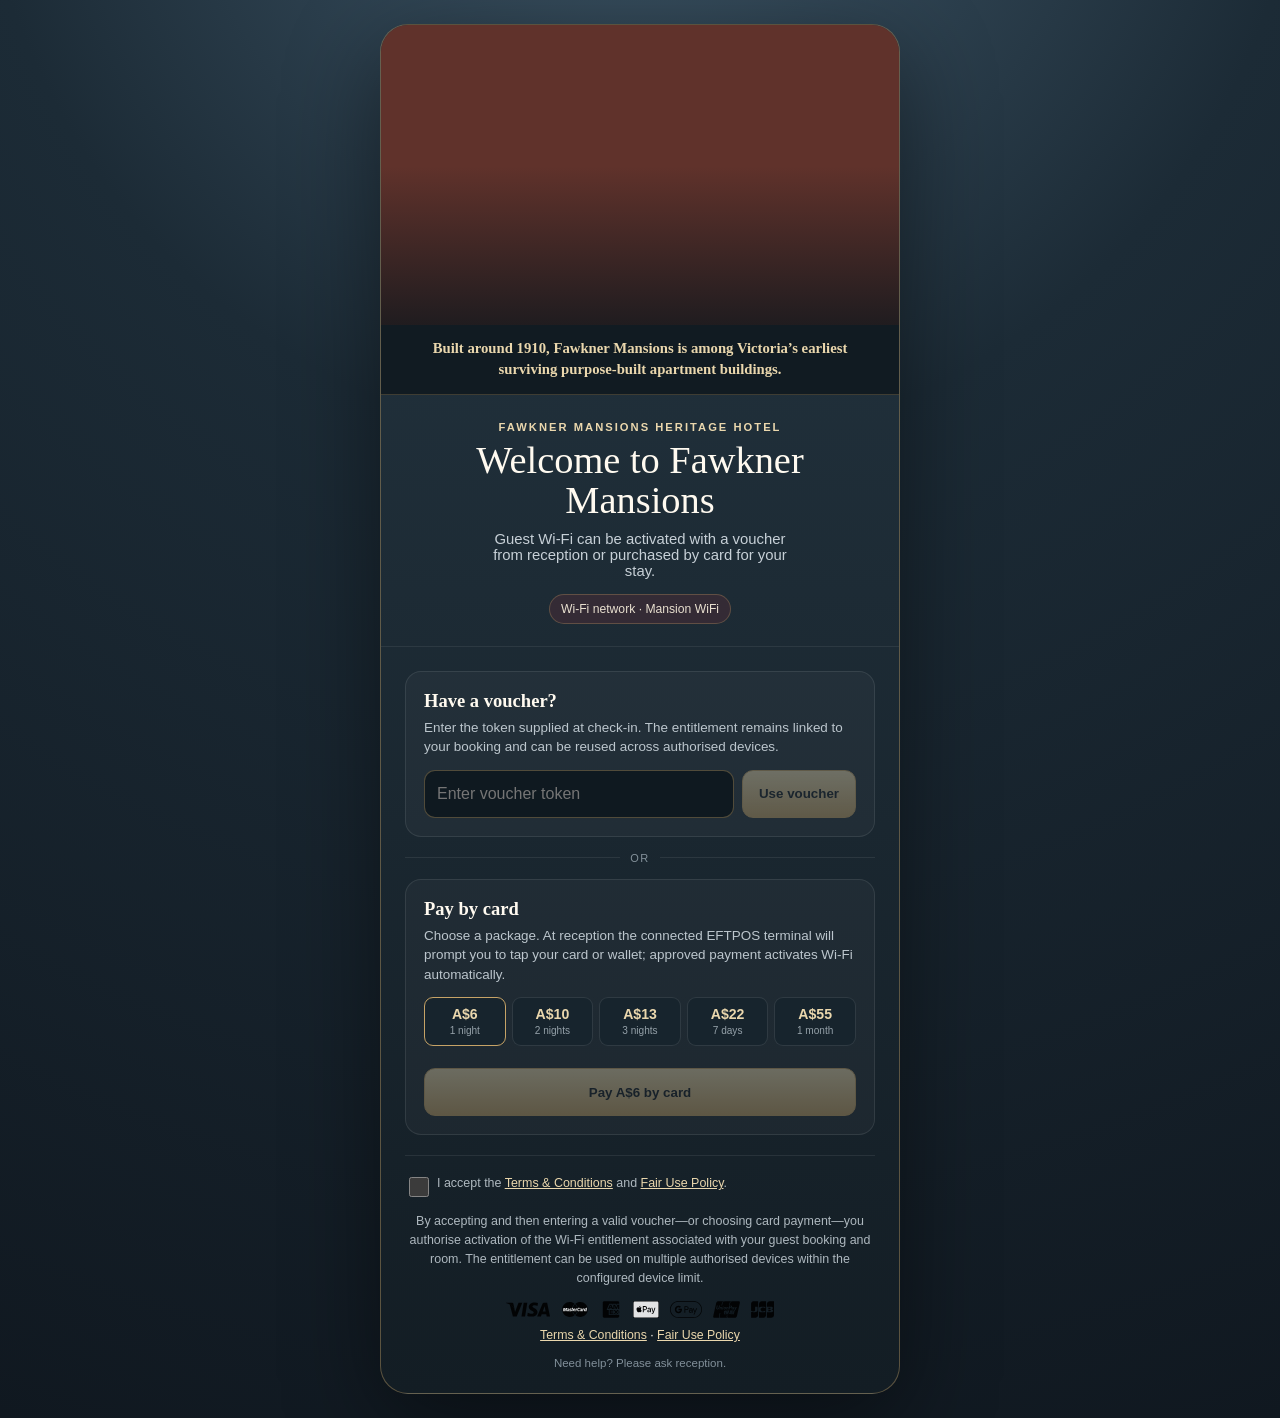
<file: wifi-portal/index.html>
<!doctype html><html lang="en"><head><meta charset="utf-8"><meta name="viewport" content="width=device-width,initial-scale=1,viewport-fit=cover"><meta name="theme-color" content="#17202a"><meta name="color-scheme" content="dark"><meta name="supported-color-schemes" content="dark"><title>Fawkner Mansions Heritage Hotel — Guest Wi‑Fi</title>
<style>
:root{color-scheme:dark;--ink:#17202a;--ink2:#24333f;--cream:#fffaf0;--paper:#f5eedf;--gold:#c6a366;--gold2:#ead7ad;--brick:#7b2d38;--muted:#aeb7bd;--green:#70c79b}
*{box-sizing:border-box}html,body{margin:0;min-height:100%;font-family:Inter,-apple-system,BlinkMacSystemFont,"Segoe UI",sans-serif}body{background:radial-gradient(circle at 50% -15%,#40596b 0,#1c2b36 38%,#101820 100%);color:var(--cream)}
.page{min-height:100svh;display:grid;place-items:center;padding:24px 16px}.portal{width:min(100%,520px);border:1px solid rgba(198,163,102,.4);border-radius:28px;overflow:hidden;background:linear-gradient(180deg,#243541,#131d24);box-shadow:0 28px 95px rgba(0,0,0,.46)}
.hero{height:300px;position:relative;background:#60322b}.hero img{width:100%;height:100%;display:block;object-fit:cover;object-position:center}.hero:after{content:"";position:absolute;inset:0;background:linear-gradient(180deg,transparent 47%,rgba(14,22,28,.78))}
.history{margin:0;padding:13px 24px;background:#111b22;color:var(--gold2);border-bottom:1px solid rgba(198,163,102,.25);font:600 .92rem/1.45 Georgia,serif;text-align:center}
.brand{padding:26px 28px 22px;text-align:center;border-bottom:1px solid rgba(255,255,255,.07)}.brand .hotel{font-size:.7rem;text-transform:uppercase;letter-spacing:.18em;color:var(--gold2);font-weight:800}.brand h1{font:500 2.4rem/1.02 Georgia,serif;margin:.55rem 0 .7rem}.brand p{max-width:38ch;margin:0 auto;color:#c7d0d7;font-size:.93rem}.ssid{display:inline-flex;margin-top:15px;padding:7px 11px;border:1px solid rgba(198,163,102,.3);border-radius:999px;font-size:.76rem;color:#e8dfcf;background:rgba(123,45,56,.25)}
.body{padding:24px}.box{padding:18px;border:1px solid rgba(255,255,255,.09);border-radius:16px;background:rgba(255,255,255,.03)}.box+ .box{margin-top:15px}.box h2{font:600 1.16rem Georgia,serif;margin:0 0 6px}.box p{margin:0 0 13px;color:#bcc6cd;font-size:.84rem;line-height:1.45}
.token{display:grid;grid-template-columns:1fr auto;gap:8px}.token input,select{width:100%;min-height:48px;border:1px solid rgba(198,163,102,.36);border-radius:11px;background:#0f1920;color:#fff;padding:0 12px;font:inherit}.token button,.pay{min-height:48px;border:1px solid var(--gold);border-radius:11px;background:linear-gradient(#ead9ae,#c6a366);color:#101820;font-weight:800;cursor:pointer}.token button{padding:0 16px}.pay{width:100%;margin-top:10px}.token button:disabled,.pay:disabled{opacity:.38;cursor:not-allowed}.sr-only{position:absolute;width:1px;height:1px;padding:0;margin:-1px;overflow:hidden;clip:rect(0,0,0,0);white-space:nowrap;border:0}.field-error{display:none;color:#e79b9b;font-size:.78rem;margin-top:6px}.field-error.show{display:block}.token input.err{border-color:#c1585f}
.or{display:flex;align-items:center;gap:10px;margin:15px 0;color:#83919a;font-size:.69rem;text-transform:uppercase;letter-spacing:.14em}.or:before,.or:after{content:"";height:1px;flex:1;background:rgba(255,255,255,.08)}
.packages{display:grid;grid-template-columns:repeat(5,1fr);gap:6px;margin:12px 0}.pkg{border:1px solid rgba(255,255,255,.1);border-radius:9px;padding:8px 4px;text-align:center;cursor:pointer;background:#17242d;color:#d7dde1}.pkg b{display:block;color:var(--gold2);font-size:.88rem}.pkg small{font-size:.63rem;color:#95a1a9}.pkg.active{border-color:var(--gold);background:rgba(198,163,102,.12)}
.legal{margin-top:20px;padding-top:18px;border-top:1px solid rgba(255,255,255,.08)}.agree{display:grid;grid-template-columns:22px 1fr;gap:10px;align-items:start}.agree input{width:20px;height:20px;accent-color:var(--gold)}.agree span,.fine{color:#aeb8bf;font-size:.78rem;line-height:1.5}.agree a,.links a{color:var(--gold2)}.fine{text-align:center;margin:12px 0 0}.logos{display:flex;justify-content:center;gap:11px;flex-wrap:wrap;margin:14px 0 0;opacity:.88}.logos img{height:17px;max-width:44px}.links{text-align:center;margin-top:10px;font-size:.77rem}.support{text-align:center;color:#82909a;font-size:.72rem;margin:15px 0 0}
.success{display:none;padding:34px 25px;text-align:center}.success.show{display:block}.success .tick{width:68px;height:68px;border-radius:50%;display:grid;place-items:center;margin:0 auto 16px;border:1px solid rgba(112,199,155,.5);color:var(--green);font-size:2rem}.success h2{font:500 2rem Georgia,serif;margin:0}.success p{color:#bcc6cd}
dialog{width:min(92vw,480px);border:1px solid rgba(198,163,102,.45);border-radius:18px;background:#14212a;color:#fff;padding:0}dialog::backdrop{background:rgba(4,8,12,.78)}dialog div{padding:24px}dialog h2{font:600 1.5rem Georgia,serif;margin-top:0}dialog p,dialog li{color:#c4cdd3;line-height:1.5}dialog button{width:100%;min-height:44px;border:1px solid var(--gold);border-radius:10px;background:transparent;color:#fff;font-weight:700}
/* Portal colour-mode lock: intentionally dark in every OS/browser theme. */
html,body,.page,.portal,.box,dialog{color-scheme:dark;}
a:link,a:visited{color:var(--gold2)}
@media (prefers-color-scheme:light), (prefers-color-scheme:dark){
  body{background:radial-gradient(circle at 50% -15%,#40596b 0,#1c2b36 38%,#101820 100%) !important;color:var(--cream) !important}
  .portal{background:linear-gradient(180deg,#243541,#131d24) !important;color:var(--cream) !important}
  .box{background:rgba(255,255,255,.03) !important;color:var(--cream) !important}
  .token input,select{background:#0f1920 !important;color:#fff !important}
  .pkg{background:#17242d !important;color:#d7dde1 !important}
  dialog{background:#14212a !important;color:#fff !important}
}
@media(max-width:520px){.hero{height:235px}.brand h1{font-size:2rem}.packages{grid-template-columns:repeat(3,1fr)}.portal{border-radius:21px}.body{padding:20px}}
</style></head><body>
<main class="page"><section class="portal">
<div id="access">
<div class="hero"><img src="fawkner-mansions-hero.webp" alt="Fawkner Mansions Heritage Hotel illuminated at dusk"></div>
<p class="history">Built around 1910, Fawkner Mansions is among Victoria’s earliest surviving purpose-built apartment buildings.</p>
<header class="brand"><div class="hotel">Fawkner Mansions Heritage Hotel</div><h1>Welcome to Fawkner Mansions</h1><p>Guest Wi‑Fi can be activated with a voucher from reception or purchased by card for your stay.</p><div class="ssid">Wi‑Fi network · Mansion WiFi</div></header>
<div class="body">
<section class="box"><h2>Have a voucher?</h2><p>Enter the token supplied at check-in. The entitlement remains linked to your booking and can be reused across authorised devices.</p><label class="sr-only" for="token">Voucher token</label><div class="token"><input id="token" autocomplete="off" placeholder="Enter voucher token" aria-describedby="tokenError"><button id="useVoucher" disabled>Use voucher</button></div><p class="field-error" id="tokenError" role="alert">That token wasn't recognised. Check it and try again, or ask reception.</p></section>
<div class="or">or</div>
<section class="box"><h2>Pay by card</h2><p>Choose a package. At reception the connected EFTPOS terminal will prompt you to tap your card or wallet; approved payment activates Wi‑Fi automatically.</p>
<div class="packages" id="packages" role="radiogroup" aria-label="Wi‑Fi package">
<button class="pkg active" role="radio" aria-checked="true" data-price="6" data-label="1 night — A$6"><b>A$6</b><small>1 night</small></button><button class="pkg" role="radio" aria-checked="false" data-price="10" data-label="2 nights — A$10"><b>A$10</b><small>2 nights</small></button><button class="pkg" role="radio" aria-checked="false" data-price="13" data-label="3 nights — A$13"><b>A$13</b><small>3 nights</small></button><button class="pkg" role="radio" aria-checked="false" data-price="22" data-label="7 days — A$22"><b>A$22</b><small>7 days</small></button><button class="pkg" role="radio" aria-checked="false" data-price="55" data-label="1 month — A$55"><b>A$55</b><small>1 month</small></button>
</div><button class="pay" id="pay" disabled>Pay A$6 by card</button></section>
<div class="legal"><label class="agree"><input id="agree" type="checkbox"><span>I accept the <a href="#terms" data-dialog="terms">Terms &amp; Conditions</a> and <a href="#fair" data-dialog="fair">Fair Use Policy</a>.</span></label>
<p class="fine">By accepting and then entering a valid voucher—or choosing card payment—you authorise activation of the Wi‑Fi entitlement associated with your guest booking and room. The entitlement can be used on multiple authorised devices within the configured device limit.</p>
<div class="logos"><img src="../assets/payment-logos/visa.svg" alt="Visa"><img src="../assets/payment-logos/mastercard.svg" alt="Mastercard"><img src="../assets/payment-logos/amex.svg" alt="American Express"><img src="../assets/payment-logos/apple-pay.svg" alt="Apple Pay"><img src="../assets/payment-logos/google-pay.svg" alt="Google Pay"><img src="../assets/payment-logos/unionpay.svg" alt="UnionPay"><img src="../assets/payment-logos/jcb.svg" alt="JCB"></div>
<div class="links"><a href="#terms" data-dialog="terms">Terms &amp; Conditions</a> · <a href="#fair" data-dialog="fair">Fair Use Policy</a></div><p class="support">Need help? Please ask reception.</p></div>
</div></div>
<div class="success" id="success"><div class="tick">✓</div><div class="hotel">Fawkner Mansions Heritage Hotel</div><h2>You’re connected</h2><p>Your guest Wi‑Fi entitlement is active for this device. Additional authorised devices can use the same booking-linked token.</p></div>
</section></main>
<dialog id="terms"><div><h2>Terms &amp; Conditions</h2><p>Guest Wi‑Fi is provided to authorised guests and visitors with a valid booking-linked entitlement.</p><ul><li>Use the service lawfully and do not interfere with other users or private hotel systems.</li><li>Do not publicly share or resell a voucher/token.</li><li>Access validity follows the purchased package and may also end at checkout.</li><li>Availability and performance may vary.</li></ul><button>Close</button></div></dialog>
<dialog id="fair"><div><h2>Fair Use Policy</h2><p>Packages provide unlimited data for the valid entitlement period, subject to reasonable network management to protect service quality.</p><ul><li>Multi-device access is permitted within the booking’s configured device limit.</li><li>Abusive, unlawful or automated traffic may be restricted.</li><li>Technical session and entitlement information may be logged for billing, security and support.</li></ul><button>Close</button></div></dialog>
<dialog id="payment"><div><h2>Pay by card</h2><p id="paymentText">The selected package will be sent to the reception EFTPOS terminal.</p><p>This prototype simulates the hand-off. In production, payment approval from the integrated terminal would trigger the backend to create the booking-linked Wi‑Fi entitlement automatically.</p><button>Close demo</button></div></dialog>
<script>
(function(){var agree=document.getElementById('agree'),token=document.getElementById('token'),use=document.getElementById('useVoucher'),pay=document.getElementById('pay'),tokenError=document.getElementById('tokenError'),selected={price:6,label:'1 night — A$6'};
function sync(){use.disabled=!(agree.checked&&token.value.trim());pay.disabled=!agree.checked;pay.textContent='Pay A$'+selected.price+' by card'}
agree.addEventListener('change',sync);
token.addEventListener('input',function(){token.classList.remove('err');tokenError.classList.remove('show');sync()});
document.querySelectorAll('.pkg').forEach(function(b){b.addEventListener('click',function(){document.querySelectorAll('.pkg').forEach(function(x){x.classList.remove('active');x.setAttribute('aria-checked','false')});b.classList.add('active');b.setAttribute('aria-checked','true');selected={price:b.dataset.price,label:b.dataset.label};sync()})});
document.querySelectorAll('[data-dialog]').forEach(function(a){a.addEventListener('click',function(e){e.preventDefault();document.getElementById(a.dataset.dialog).showModal()})});
document.querySelectorAll('dialog button').forEach(function(b){b.addEventListener('click',function(){b.closest('dialog').close()})});
use.addEventListener('click',function(){
  if(use.disabled)return;
  // Prototype-only stand-in for a real entitlement lookup: any token under 4 characters demonstrates the invalid-token state.
  if(token.value.trim().length<4){token.classList.add('err');tokenError.classList.add('show');token.focus();return}
  document.getElementById('access').style.display='none';document.getElementById('success').classList.add('show')
});
pay.addEventListener('click',function(){if(pay.disabled)return;document.getElementById('paymentText').textContent=selected.label+' will be sent to the reception EFTPOS terminal.';document.getElementById('payment').showModal()});sync()})();
</script></body></html>
</file>
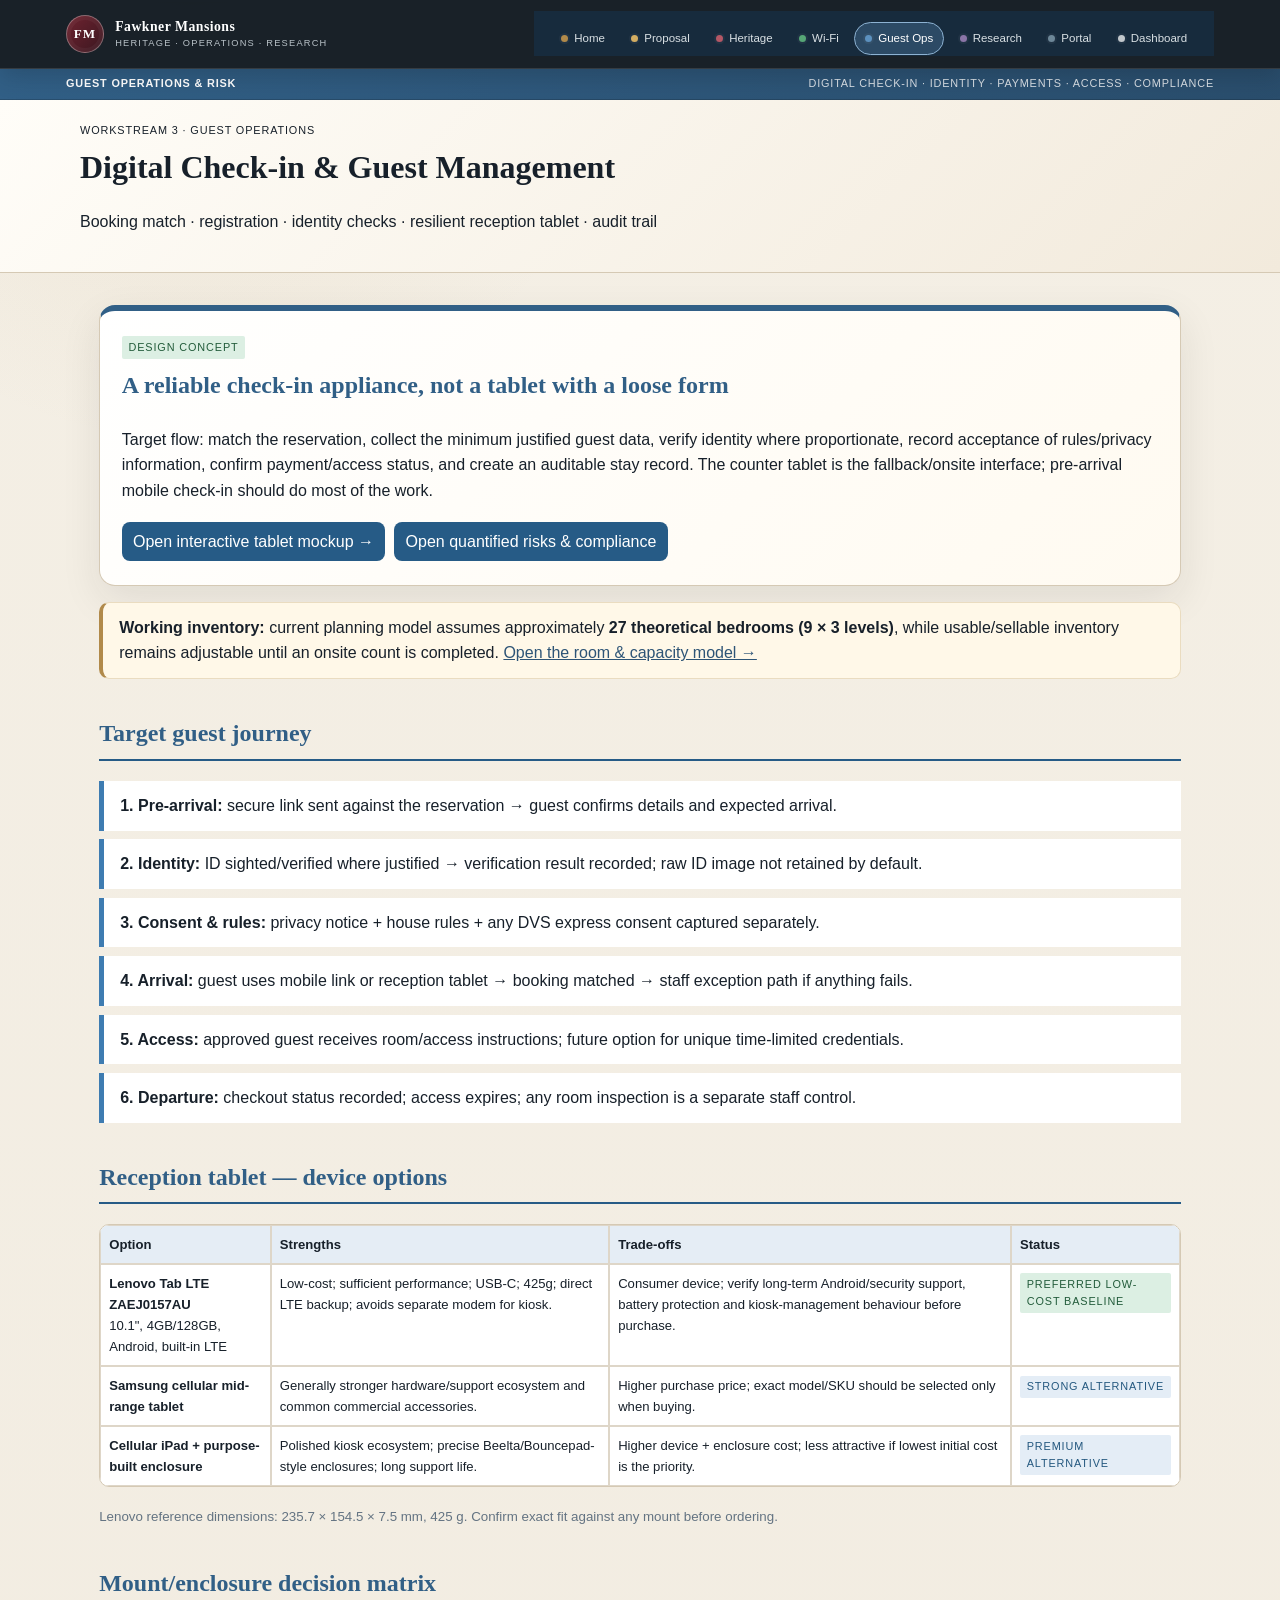
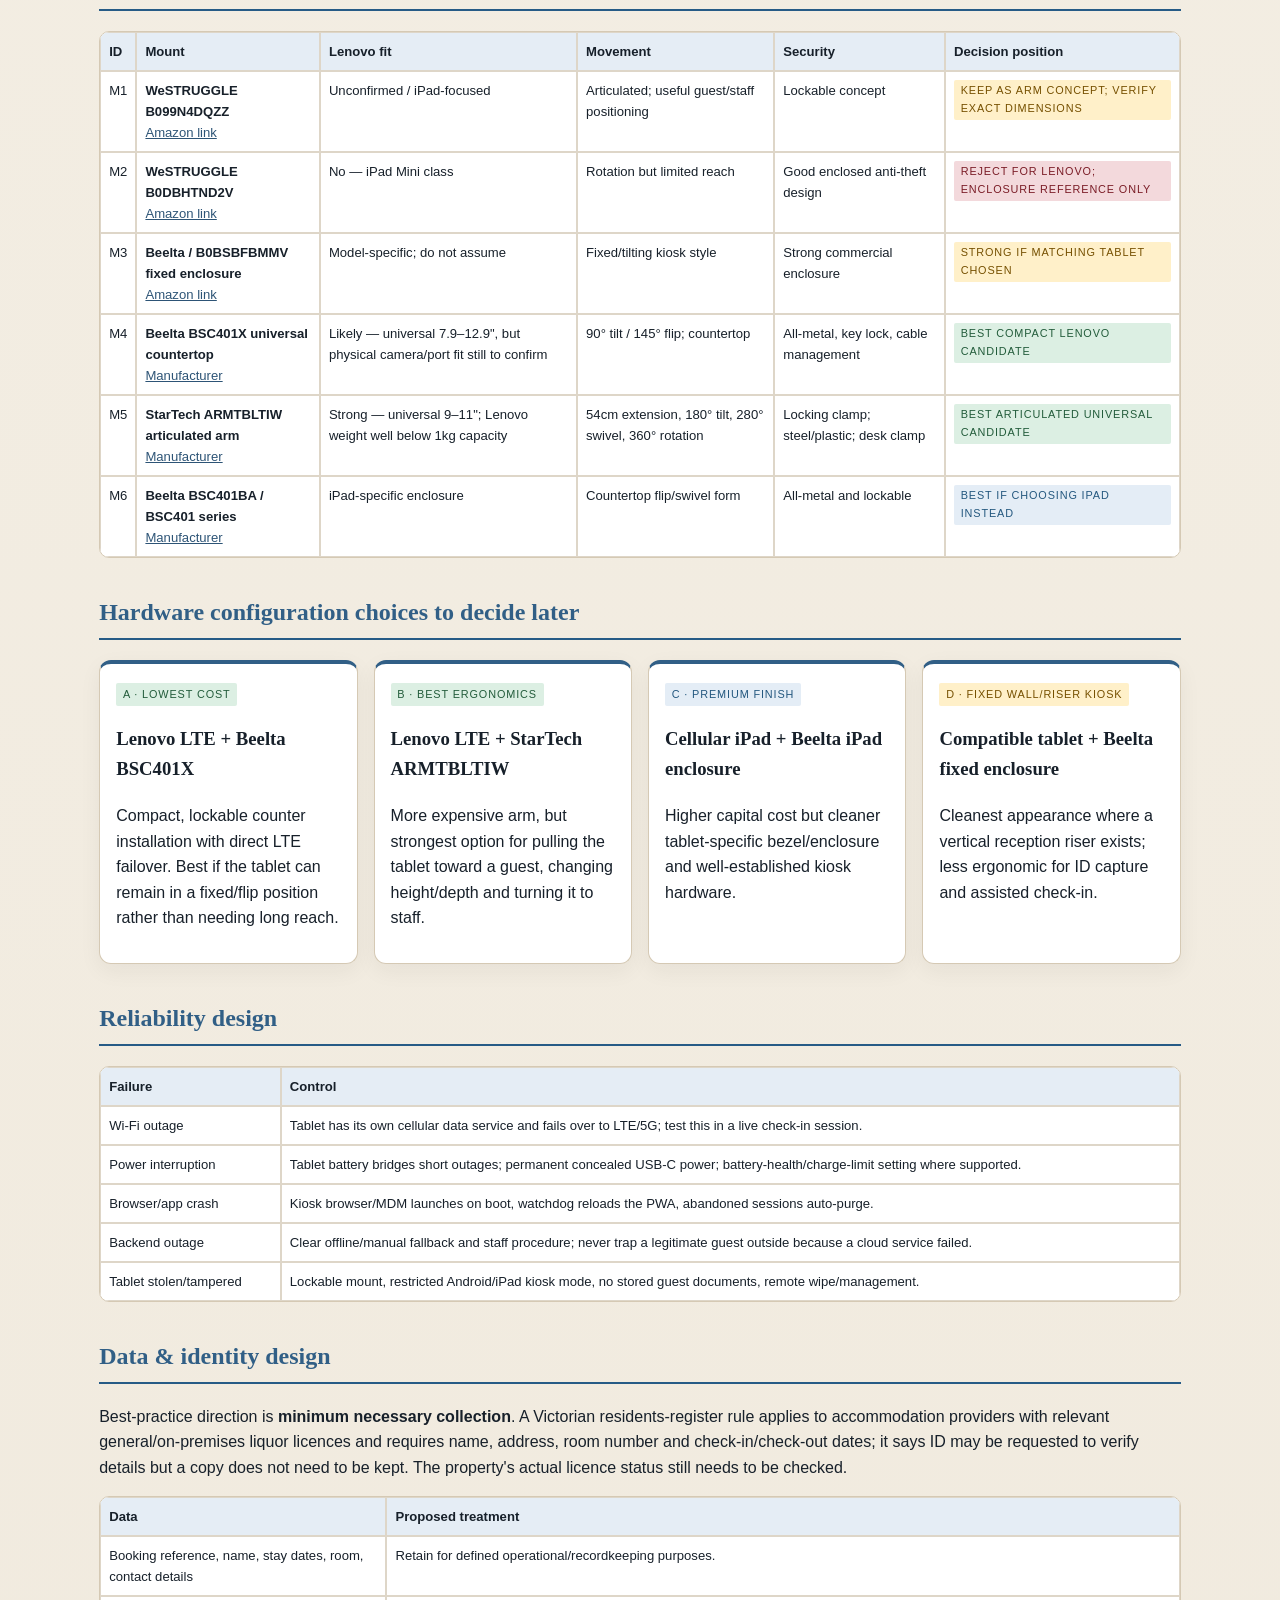
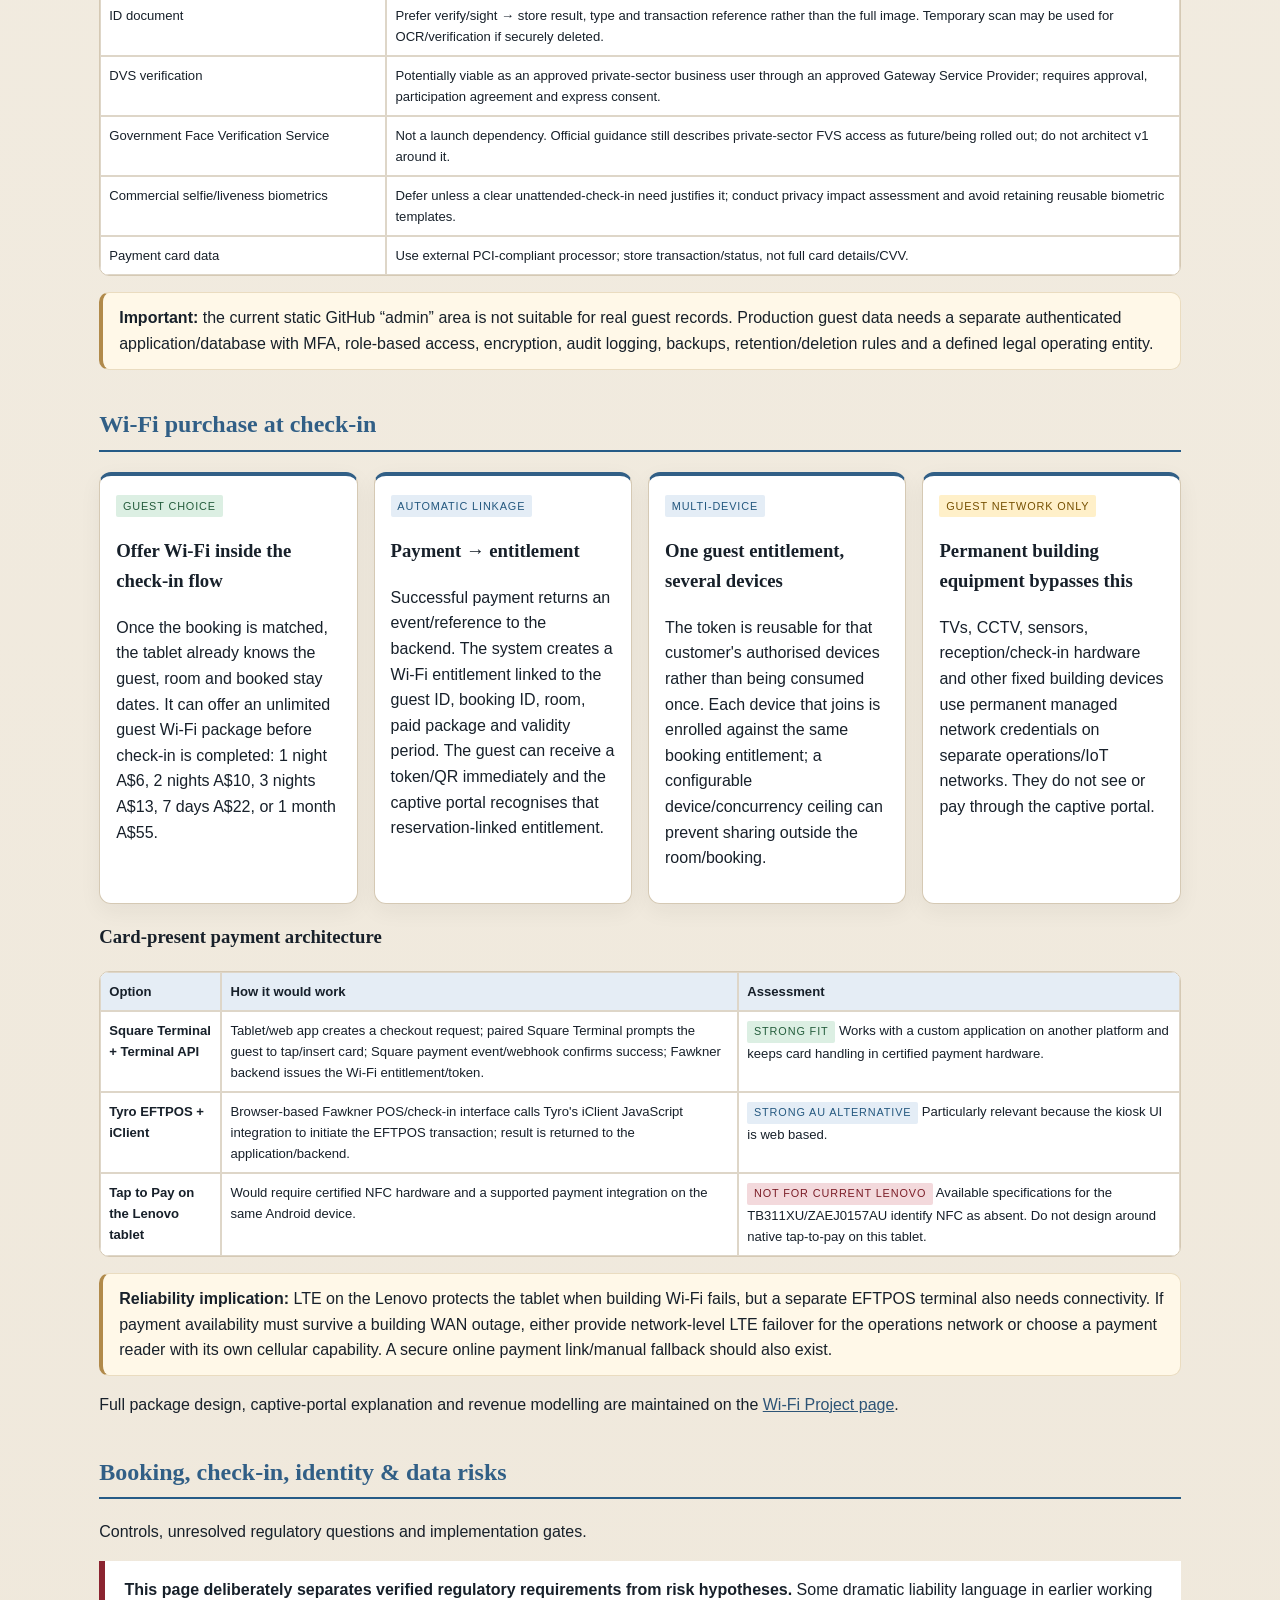
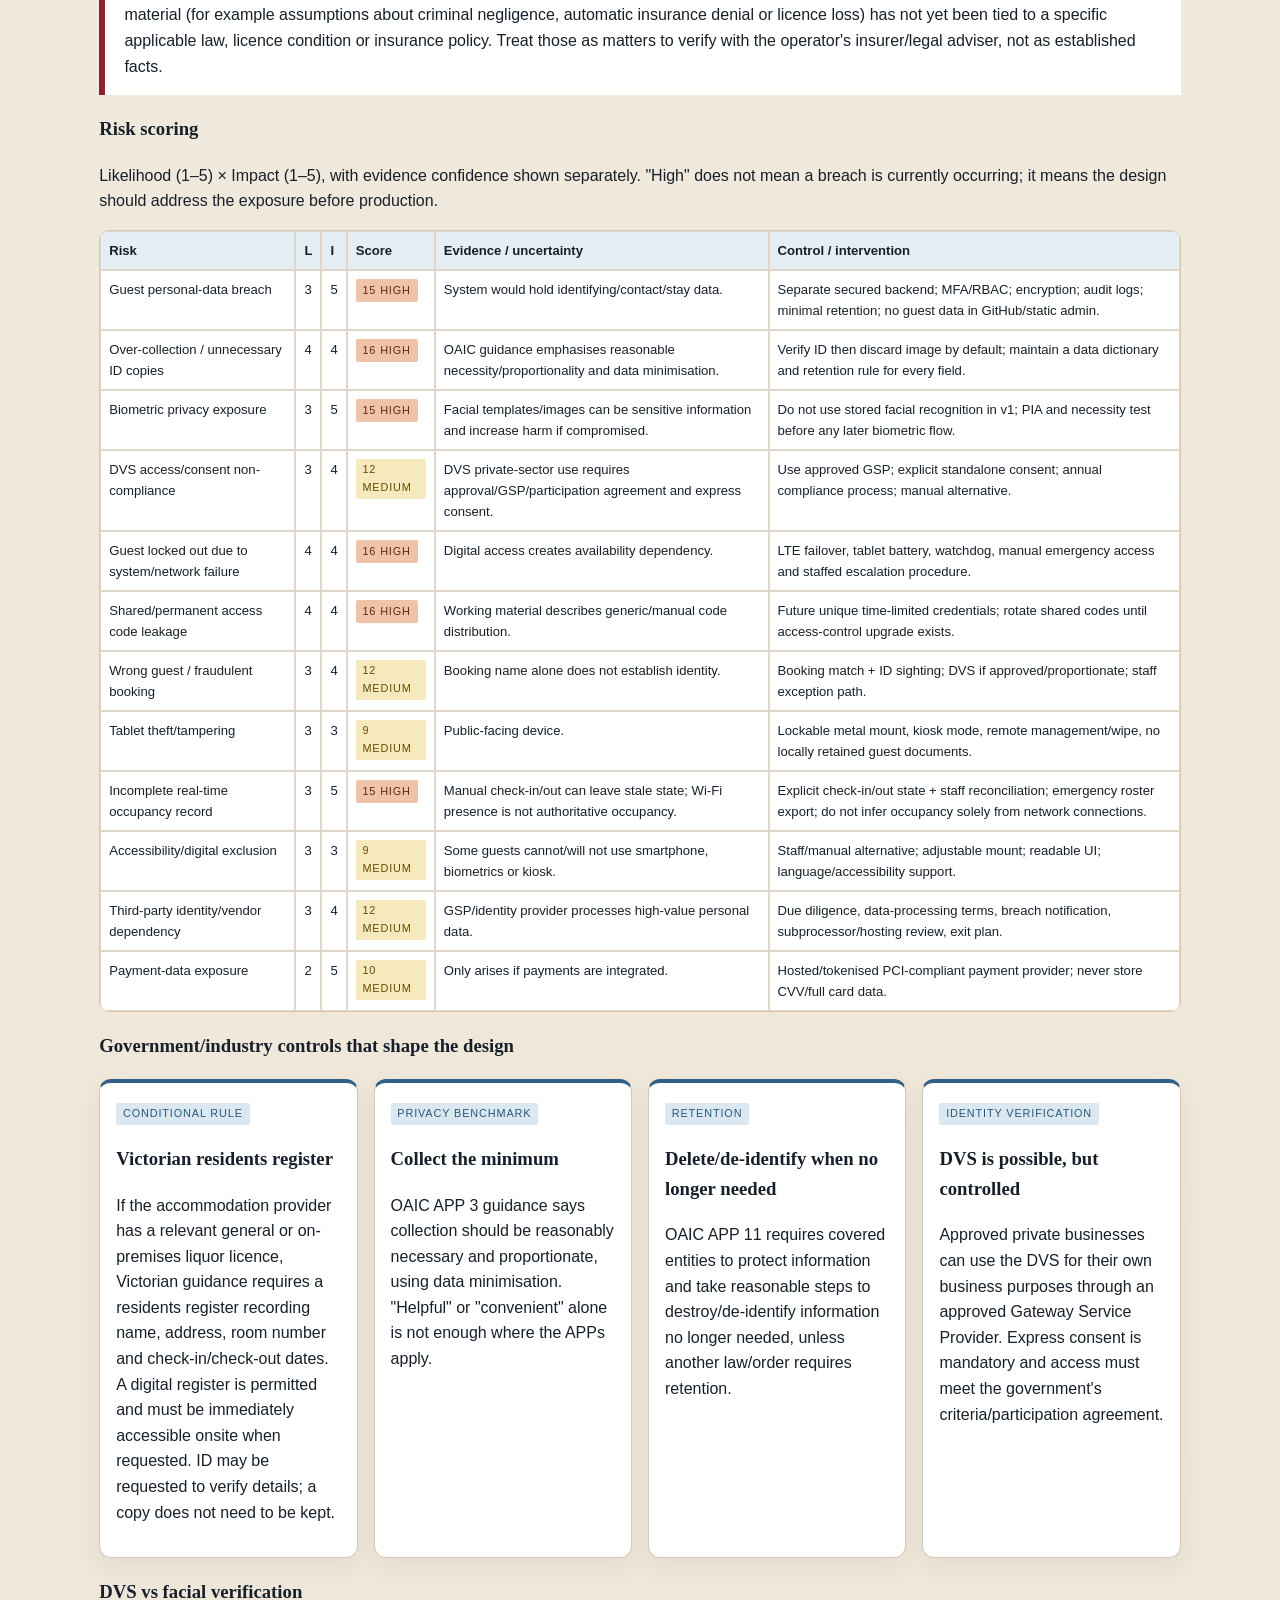
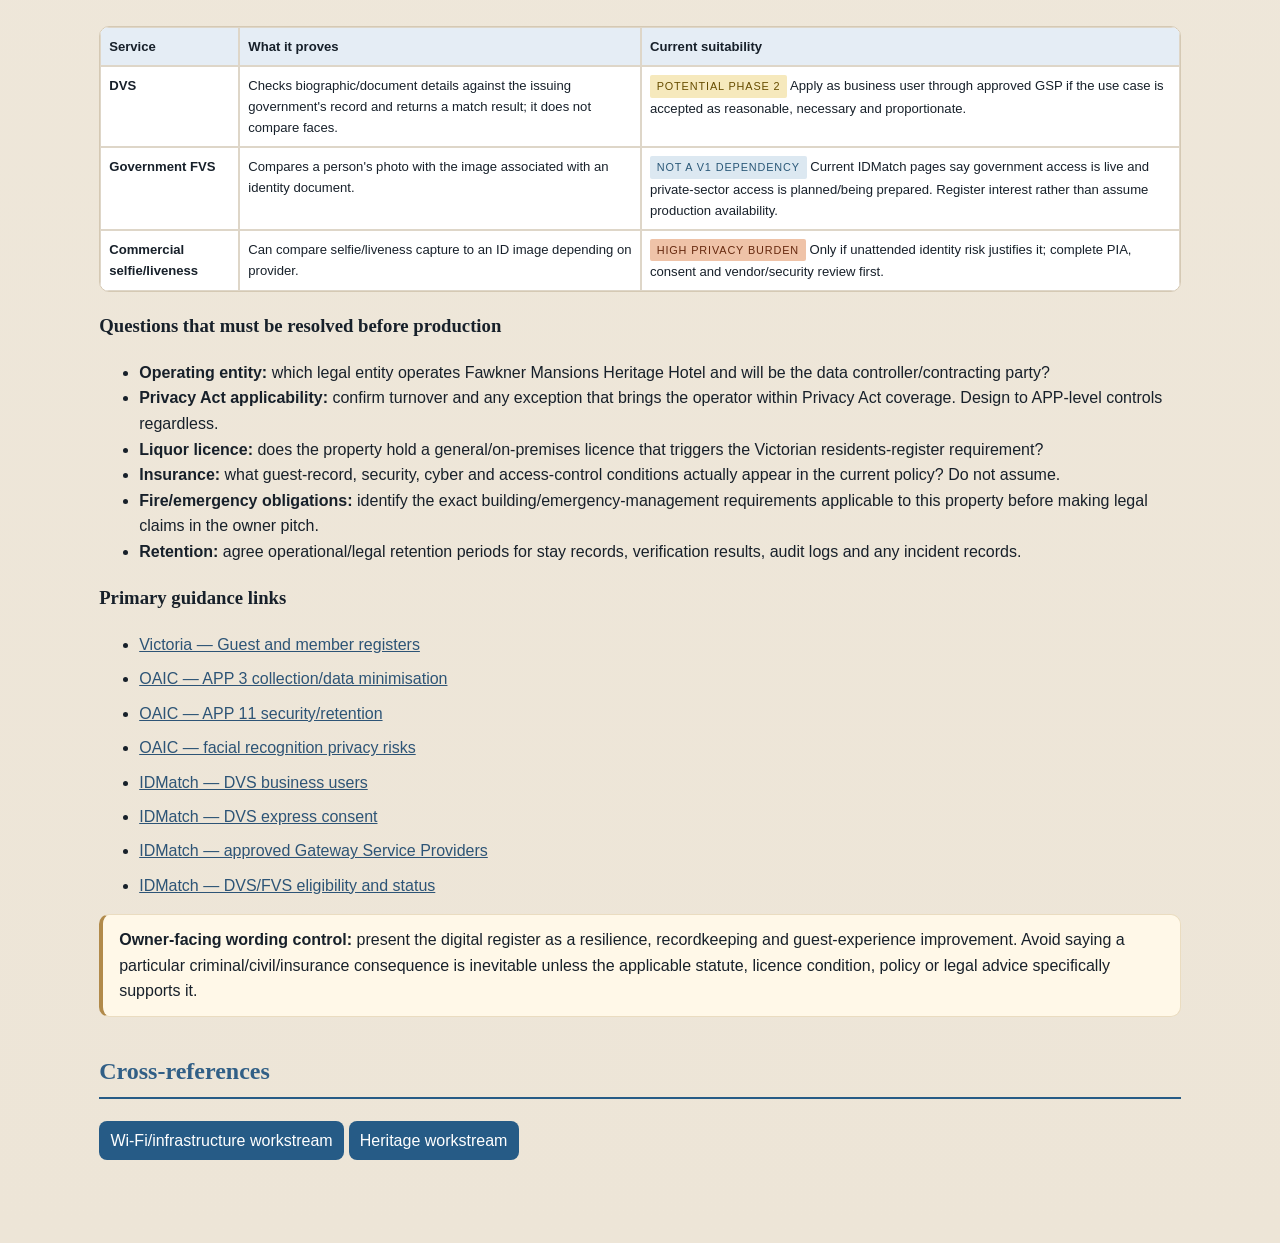
<file: admin/guest-operations.html>
<!DOCTYPE html><html lang="en"><head><meta charset="UTF-8"><meta name="viewport" content="width=device-width,initial-scale=1"><meta name="robots" content="noindex,nofollow">
<title>Fawkner Mansions — Guest Operations & Digital Check‑in</title><style>
:root{--page:#e8edf3;--paper:#fff;--ink:#17202a;--blue:#265b86;--blue2:#3e7cb1;--muted:#637382;--green:#2c7048;--amber:#a06b00;--red:#8b2430}
*{box-sizing:border-box}body{margin:0;background:var(--page);color:var(--ink);font:16px/1.5 Georgia,serif}header{background:var(--blue);color:#fff;padding:1.45rem}header div,nav div,main{max-width:1150px;margin:auto}header h1{margin:.15rem 0}.eyebrow,.tag{font-size:.68rem;text-transform:uppercase;letter-spacing:.08em}
nav{background:#172b3d;padding:.65rem 1rem;position:sticky;top:0;z-index:3}nav div{display:flex;gap:.5rem;flex-wrap:wrap}nav a{color:white;text-decoration:none;border:1px solid #668097;padding:.3rem .65rem;border-radius:999px;font-size:.78rem}
main{padding:2rem 1.2rem 4rem}.hero,.card{background:white;border:1px solid #cad5df}.hero{padding:1.35rem;border-top:6px solid var(--blue2)}h2{color:var(--blue);border-bottom:2px solid var(--blue);padding-bottom:.4rem;margin-top:2.2rem}
.grid{display:grid;grid-template-columns:repeat(auto-fit,minmax(240px,1fr));gap:1rem}.card{padding:1rem;border-top:4px solid var(--blue2)}table{width:100%;border-collapse:collapse;background:white;font-size:.82rem}th,td{border:1px solid #c7d4df;padding:.5rem;vertical-align:top;text-align:left}th{background:#dce7f0}.tag{display:inline-block;padding:.16rem .42rem;border-radius:2px}.preferred{background:#dcefe3;color:#235c3b}.strong{background:#e4edf6;color:#24587f}.hold{background:#fff0c9;color:#765000}.reject{background:#f3d9dc;color:#7b1d27}.flow{background:#fff;border-left:5px solid var(--blue2);padding:.75rem 1rem;margin:.55rem 0}.note{background:#fff5da;border-left:4px solid var(--amber);padding:.75rem 1rem}.btn{display:inline-block;background:var(--blue);color:white;text-decoration:none;padding:.42rem .7rem;margin:.15rem .3rem .15rem 0}
small{color:var(--muted)}
.critical{background:#8c2633;color:#fff}.high{background:#efc3a8;color:#65280e}.medium{background:#f6e9bd;color:#674d00}.low{background:#dfeee4;color:#245b3d}.verify{background:#dce8f1;color:#2a5878}
.banner{background:#fff;border-left:6px solid var(--red);padding:1rem 1.2rem}.source li{margin:.55rem 0}
</style>
<link rel="stylesheet" href="../assets/fm-system.css">
<script src="../assets/fm-navigation.js" defer></script>
</head><body>
<header><div><div class="eyebrow">Workstream 3 · Guest Operations</div><h1>Digital Check‑in & Guest Management</h1><p>Booking match · registration · identity checks · resilient reception tablet · audit trail</p></div></header>
<nav><div><a href="index.html">← Project hub</a><a href="#risks">Risk &amp; compliance</a><a href="wifi-project.html">Wi‑Fi project</a><a href="heritage-project.html">Heritage project</a><a href="research.html">Research</a></div></nav>
<main>
<section class="hero"><span class="tag preferred">Design concept</span><h2 style="border:0;margin:.45rem 0">A reliable check‑in appliance, not a tablet with a loose form</h2>
<p>Target flow: match the reservation, collect the minimum justified guest data, verify identity where proportionate, record acceptance of rules/privacy information, confirm payment/access status, and create an auditable stay record. The counter tablet is the fallback/onsite interface; pre-arrival mobile check‑in should do most of the work.</p>
<a class="btn" href="../docs/checkin-mockup.html">Open interactive tablet mockup →</a>
<a class="btn" href="#risks">Open quantified risks &amp; compliance</a></section>

<p class="note"><strong>Working inventory:</strong> current planning model assumes approximately <strong>27 theoretical bedrooms (9 × 3 levels)</strong>, while usable/sellable inventory remains adjustable until an onsite count is completed. <a href="wifi-project.html">Open the room &amp; capacity model →</a></p>

<h2>Target guest journey</h2>
<div class="flow"><strong>1. Pre-arrival:</strong> secure link sent against the reservation → guest confirms details and expected arrival.</div>
<div class="flow"><strong>2. Identity:</strong> ID sighted/verified where justified → verification result recorded; raw ID image not retained by default.</div>
<div class="flow"><strong>3. Consent &amp; rules:</strong> privacy notice + house rules + any DVS express consent captured separately.</div>
<div class="flow"><strong>4. Arrival:</strong> guest uses mobile link or reception tablet → booking matched → staff exception path if anything fails.</div>
<div class="flow"><strong>5. Access:</strong> approved guest receives room/access instructions; future option for unique time-limited credentials.</div>
<div class="flow"><strong>6. Departure:</strong> checkout status recorded; access expires; any room inspection is a separate staff control.</div>

<h2>Reception tablet — device options</h2>
<table><tr><th>Option</th><th>Strengths</th><th>Trade-offs</th><th>Status</th></tr>
<tr><td><strong>Lenovo Tab LTE ZAEJ0157AU</strong><br>10.1", 4GB/128GB, Android, built-in LTE</td><td>Low-cost; sufficient performance; USB-C; 425g; direct LTE backup; avoids separate modem for kiosk.</td><td>Consumer device; verify long-term Android/security support, battery protection and kiosk-management behaviour before purchase.</td><td><span class="tag preferred">Preferred low-cost baseline</span></td></tr>
<tr><td><strong>Samsung cellular mid-range tablet</strong></td><td>Generally stronger hardware/support ecosystem and common commercial accessories.</td><td>Higher purchase price; exact model/SKU should be selected only when buying.</td><td><span class="tag strong">Strong alternative</span></td></tr>
<tr><td><strong>Cellular iPad + purpose-built enclosure</strong></td><td>Polished kiosk ecosystem; precise Beelta/Bouncepad-style enclosures; long support life.</td><td>Higher device + enclosure cost; less attractive if lowest initial cost is the priority.</td><td><span class="tag strong">Premium alternative</span></td></tr>
</table>
<p><small>Lenovo reference dimensions: 235.7 × 154.5 × 7.5 mm, 425 g. Confirm exact fit against any mount before ordering.</small></p>

<h2>Mount/enclosure decision matrix</h2>
<table><tr><th>ID</th><th>Mount</th><th>Lenovo fit</th><th>Movement</th><th>Security</th><th>Decision position</th></tr>
<tr><td>M1</td><td><strong>WeSTRUGGLE B099N4DQZZ</strong><br><a href="https://www.amazon.com.au/dp/B099N4DQZZ">Amazon link</a></td><td>Unconfirmed / iPad-focused</td><td>Articulated; useful guest/staff positioning</td><td>Lockable concept</td><td><span class="tag hold">Keep as arm concept; verify exact dimensions</span></td></tr>
<tr><td>M2</td><td><strong>WeSTRUGGLE B0DBHTND2V</strong><br><a href="https://www.amazon.com.au/dp/B0DBHTND2V">Amazon link</a></td><td>No — iPad Mini class</td><td>Rotation but limited reach</td><td>Good enclosed anti-theft design</td><td><span class="tag reject">Reject for Lenovo; enclosure reference only</span></td></tr>
<tr><td>M3</td><td><strong>Beelta / B0BSBFBMMV fixed enclosure</strong><br><a href="https://www.amazon.com.au/Beelta-Anti-Theft-Librarian-Business-Warehouse/dp/B0BSBFBMMV">Amazon link</a></td><td>Model-specific; do not assume</td><td>Fixed/tilting kiosk style</td><td>Strong commercial enclosure</td><td><span class="tag hold">Strong if matching tablet chosen</span></td></tr>
<tr><td>M4</td><td><strong>Beelta BSC401X universal countertop</strong><br><a href="https://store.beelta.com/products/beelta-universal-tablet-stand-bs401x">Manufacturer</a></td><td>Likely — universal 7.9–12.9", but physical camera/port fit still to confirm</td><td>90° tilt / 145° flip; countertop</td><td>All-metal, key lock, cable management</td><td><span class="tag preferred">Best compact Lenovo candidate</span></td></tr>
<tr><td>M5</td><td><strong>StarTech ARMTBLTIW articulated arm</strong><br><a href="https://www.startech.com/en-au/display-mounting-ergonomics/armtbltiw">Manufacturer</a></td><td>Strong — universal 9–11"; Lenovo weight well below 1kg capacity</td><td>54cm extension, 180° tilt, 280° swivel, 360° rotation</td><td>Locking clamp; steel/plastic; desk clamp</td><td><span class="tag preferred">Best articulated universal candidate</span></td></tr>
<tr><td>M6</td><td><strong>Beelta BSC401BA / BSC401 series</strong><br><a href="https://store.beelta.com/products/beelta-lockable-ipad-stand-for-ipad-10-2-inch-bsc401t">Manufacturer</a></td><td>iPad-specific enclosure</td><td>Countertop flip/swivel form</td><td>All-metal and lockable</td><td><span class="tag strong">Best if choosing iPad instead</span></td></tr>
</table>

<h2>Hardware configuration choices to decide later</h2>
<div class="grid">
<div class="card"><span class="tag preferred">A · Lowest cost</span><h3>Lenovo LTE + Beelta BSC401X</h3><p>Compact, lockable counter installation with direct LTE failover. Best if the tablet can remain in a fixed/flip position rather than needing long reach.</p></div>
<div class="card"><span class="tag preferred">B · Best ergonomics</span><h3>Lenovo LTE + StarTech ARMTBLTIW</h3><p>More expensive arm, but strongest option for pulling the tablet toward a guest, changing height/depth and turning it to staff.</p></div>
<div class="card"><span class="tag strong">C · Premium finish</span><h3>Cellular iPad + Beelta iPad enclosure</h3><p>Higher capital cost but cleaner tablet-specific bezel/enclosure and well-established kiosk hardware.</p></div>
<div class="card"><span class="tag hold">D · Fixed wall/riser kiosk</span><h3>Compatible tablet + Beelta fixed enclosure</h3><p>Cleanest appearance where a vertical reception riser exists; less ergonomic for ID capture and assisted check-in.</p></div>
</div>

<h2>Reliability design</h2>
<table><tr><th>Failure</th><th>Control</th></tr>
<tr><td>Wi‑Fi outage</td><td>Tablet has its own cellular data service and fails over to LTE/5G; test this in a live check-in session.</td></tr>
<tr><td>Power interruption</td><td>Tablet battery bridges short outages; permanent concealed USB-C power; battery-health/charge-limit setting where supported.</td></tr>
<tr><td>Browser/app crash</td><td>Kiosk browser/MDM launches on boot, watchdog reloads the PWA, abandoned sessions auto-purge.</td></tr>
<tr><td>Backend outage</td><td>Clear offline/manual fallback and staff procedure; never trap a legitimate guest outside because a cloud service failed.</td></tr>
<tr><td>Tablet stolen/tampered</td><td>Lockable mount, restricted Android/iPad kiosk mode, no stored guest documents, remote wipe/management.</td></tr>
</table>

<h2>Data & identity design</h2>
<p>Best-practice direction is <strong>minimum necessary collection</strong>. A Victorian residents-register rule applies to accommodation providers with relevant general/on-premises liquor licences and requires name, address, room number and check-in/check-out dates; it says ID may be requested to verify details but a copy does not need to be kept. The property's actual licence status still needs to be checked.</p>
<table><tr><th>Data</th><th>Proposed treatment</th></tr>
<tr><td>Booking reference, name, stay dates, room, contact details</td><td>Retain for defined operational/recordkeeping purposes.</td></tr>
<tr><td>ID document</td><td>Prefer verify/sight → store result, type and transaction reference rather than the full image. Temporary scan may be used for OCR/verification if securely deleted.</td></tr>
<tr><td>DVS verification</td><td>Potentially viable as an approved private-sector business user through an approved Gateway Service Provider; requires approval, participation agreement and express consent.</td></tr>
<tr><td>Government Face Verification Service</td><td>Not a launch dependency. Official guidance still describes private-sector FVS access as future/being rolled out; do not architect v1 around it.</td></tr>
<tr><td>Commercial selfie/liveness biometrics</td><td>Defer unless a clear unattended-check-in need justifies it; conduct privacy impact assessment and avoid retaining reusable biometric templates.</td></tr>
<tr><td>Payment card data</td><td>Use external PCI-compliant processor; store transaction/status, not full card details/CVV.</td></tr>
</table>
<p class="note"><strong>Important:</strong> the current static GitHub “admin” area is not suitable for real guest records. Production guest data needs a separate authenticated application/database with MFA, role-based access, encryption, audit logging, backups, retention/deletion rules and a defined legal operating entity.</p>
<h2>Wi‑Fi purchase at check‑in</h2>
<div class="grid">
<div class="card"><span class="tag preferred">Guest choice</span><h3>Offer Wi‑Fi inside the check‑in flow</h3><p>Once the booking is matched, the tablet already knows the guest, room and booked stay dates. It can offer an unlimited guest Wi‑Fi package before check‑in is completed: 1 night A$6, 2 nights A$10, 3 nights A$13, 7 days A$22, or 1 month A$55.</p></div>
<div class="card"><span class="tag strong">Automatic linkage</span><h3>Payment → entitlement</h3><p>Successful payment returns an event/reference to the backend. The system creates a Wi‑Fi entitlement linked to the guest ID, booking ID, room, paid package and validity period. The guest can receive a token/QR immediately and the captive portal recognises that reservation-linked entitlement.</p></div>
<div class="card"><span class="tag strong">Multi-device</span><h3>One guest entitlement, several devices</h3><p>The token is reusable for that customer's authorised devices rather than being consumed once. Each device that joins is enrolled against the same booking entitlement; a configurable device/concurrency ceiling can prevent sharing outside the room/booking.</p></div>
<div class="card"><span class="tag hold">Guest network only</span><h3>Permanent building equipment bypasses this</h3><p>TVs, CCTV, sensors, reception/check‑in hardware and other fixed building devices use permanent managed network credentials on separate operations/IoT networks. They do not see or pay through the captive portal.</p></div>
</div>

<h3>Card-present payment architecture</h3>
<table><tr><th>Option</th><th>How it would work</th><th>Assessment</th></tr>
<tr><td><strong>Square Terminal + Terminal API</strong></td><td>Tablet/web app creates a checkout request; paired Square Terminal prompts the guest to tap/insert card; Square payment event/webhook confirms success; Fawkner backend issues the Wi‑Fi entitlement/token.</td><td><span class="tag preferred">Strong fit</span> Works with a custom application on another platform and keeps card handling in certified payment hardware.</td></tr>
<tr><td><strong>Tyro EFTPOS + iClient</strong></td><td>Browser-based Fawkner POS/check‑in interface calls Tyro's iClient JavaScript integration to initiate the EFTPOS transaction; result is returned to the application/backend.</td><td><span class="tag strong">Strong AU alternative</span> Particularly relevant because the kiosk UI is web based.</td></tr>
<tr><td><strong>Tap to Pay on the Lenovo tablet</strong></td><td>Would require certified NFC hardware and a supported payment integration on the same Android device.</td><td><span class="tag reject">Not for current Lenovo</span> Available specifications for the TB311XU/ZAEJ0157AU identify NFC as absent. Do not design around native tap-to-pay on this tablet.</td></tr>
</table>
<p class="note"><strong>Reliability implication:</strong> LTE on the Lenovo protects the tablet when building Wi‑Fi fails, but a separate EFTPOS terminal also needs connectivity. If payment availability must survive a building WAN outage, either provide network-level LTE failover for the operations network or choose a payment reader with its own cellular capability. A secure online payment link/manual fallback should also exist.</p>
<p>Full package design, captive-portal explanation and revenue modelling are maintained on the <a href="wifi-project.html">Wi‑Fi Project page</a>.</p>

<h2 id="risks">Booking, check‑in, identity &amp; data risks</h2>
<p>Controls, unresolved regulatory questions and implementation gates.</p>

<div class="banner"><strong>This page deliberately separates verified regulatory requirements from risk hypotheses.</strong> Some dramatic liability language in earlier working material (for example assumptions about criminal negligence, automatic insurance denial or licence loss) has not yet been tied to a specific applicable law, licence condition or insurance policy. Treat those as matters to verify with the operator's insurer/legal adviser, not as established facts.</div>

<h3>Risk scoring</h3>
<p>Likelihood (1–5) × Impact (1–5), with evidence confidence shown separately. "High" does not mean a breach is currently occurring; it means the design should address the exposure before production.</p>
<table><tr><th>Risk</th><th>L</th><th>I</th><th>Score</th><th>Evidence / uncertainty</th><th>Control / intervention</th></tr>
<tr><td>Guest personal-data breach</td><td>3</td><td>5</td><td><span class="tag high">15 High</span></td><td>System would hold identifying/contact/stay data.</td><td>Separate secured backend; MFA/RBAC; encryption; audit logs; minimal retention; no guest data in GitHub/static admin.</td></tr>
<tr><td>Over-collection / unnecessary ID copies</td><td>4</td><td>4</td><td><span class="tag high">16 High</span></td><td>OAIC guidance emphasises reasonable necessity/proportionality and data minimisation.</td><td>Verify ID then discard image by default; maintain a data dictionary and retention rule for every field.</td></tr>
<tr><td>Biometric privacy exposure</td><td>3</td><td>5</td><td><span class="tag high">15 High</span></td><td>Facial templates/images can be sensitive information and increase harm if compromised.</td><td>Do not use stored facial recognition in v1; PIA and necessity test before any later biometric flow.</td></tr>
<tr><td>DVS access/consent non-compliance</td><td>3</td><td>4</td><td><span class="tag medium">12 Medium</span></td><td>DVS private-sector use requires approval/GSP/participation agreement and express consent.</td><td>Use approved GSP; explicit standalone consent; annual compliance process; manual alternative.</td></tr>
<tr><td>Guest locked out due to system/network failure</td><td>4</td><td>4</td><td><span class="tag high">16 High</span></td><td>Digital access creates availability dependency.</td><td>LTE failover, tablet battery, watchdog, manual emergency access and staffed escalation procedure.</td></tr>
<tr><td>Shared/permanent access code leakage</td><td>4</td><td>4</td><td><span class="tag high">16 High</span></td><td>Working material describes generic/manual code distribution.</td><td>Future unique time-limited credentials; rotate shared codes until access-control upgrade exists.</td></tr>
<tr><td>Wrong guest / fraudulent booking</td><td>3</td><td>4</td><td><span class="tag medium">12 Medium</span></td><td>Booking name alone does not establish identity.</td><td>Booking match + ID sighting; DVS if approved/proportionate; staff exception path.</td></tr>
<tr><td>Tablet theft/tampering</td><td>3</td><td>3</td><td><span class="tag medium">9 Medium</span></td><td>Public-facing device.</td><td>Lockable metal mount, kiosk mode, remote management/wipe, no locally retained guest documents.</td></tr>
<tr><td>Incomplete real-time occupancy record</td><td>3</td><td>5</td><td><span class="tag high">15 High</span></td><td>Manual check-in/out can leave stale state; Wi‑Fi presence is not authoritative occupancy.</td><td>Explicit check-in/out state + staff reconciliation; emergency roster export; do not infer occupancy solely from network connections.</td></tr>
<tr><td>Accessibility/digital exclusion</td><td>3</td><td>3</td><td><span class="tag medium">9 Medium</span></td><td>Some guests cannot/will not use smartphone, biometrics or kiosk.</td><td>Staff/manual alternative; adjustable mount; readable UI; language/accessibility support.</td></tr>
<tr><td>Third-party identity/vendor dependency</td><td>3</td><td>4</td><td><span class="tag medium">12 Medium</span></td><td>GSP/identity provider processes high-value personal data.</td><td>Due diligence, data-processing terms, breach notification, subprocessor/hosting review, exit plan.</td></tr>
<tr><td>Payment-data exposure</td><td>2</td><td>5</td><td><span class="tag medium">10 Medium</span></td><td>Only arises if payments are integrated.</td><td>Hosted/tokenised PCI-compliant payment provider; never store CVV/full card data.</td></tr>
</table>

<h3>Government/industry controls that shape the design</h3>
<div class="grid">
<div class="card"><span class="tag verify">Conditional rule</span><h3>Victorian residents register</h3><p>If the accommodation provider has a relevant general or on-premises liquor licence, Victorian guidance requires a residents register recording name, address, room number and check-in/check-out dates. A digital register is permitted and must be immediately accessible onsite when requested. ID may be requested to verify details; a copy does not need to be kept.</p></div>
<div class="card"><span class="tag verify">Privacy benchmark</span><h3>Collect the minimum</h3><p>OAIC APP 3 guidance says collection should be reasonably necessary and proportionate, using data minimisation. "Helpful" or "convenient" alone is not enough where the APPs apply.</p></div>
<div class="card"><span class="tag verify">Retention</span><h3>Delete/de-identify when no longer needed</h3><p>OAIC APP 11 requires covered entities to protect information and take reasonable steps to destroy/de-identify information no longer needed, unless another law/order requires retention.</p></div>
<div class="card"><span class="tag verify">Identity verification</span><h3>DVS is possible, but controlled</h3><p>Approved private businesses can use the DVS for their own business purposes through an approved Gateway Service Provider. Express consent is mandatory and access must meet the government's criteria/participation agreement.</p></div>
</div>

<h3>DVS vs facial verification</h3>
<table><tr><th>Service</th><th>What it proves</th><th>Current suitability</th></tr>
<tr><td><strong>DVS</strong></td><td>Checks biographic/document details against the issuing government's record and returns a match result; it does not compare faces.</td><td><span class="tag medium">Potential Phase 2</span> Apply as business user through approved GSP if the use case is accepted as reasonable, necessary and proportionate.</td></tr>
<tr><td><strong>Government FVS</strong></td><td>Compares a person's photo with the image associated with an identity document.</td><td><span class="tag verify">Not a v1 dependency</span> Current IDMatch pages say government access is live and private-sector access is planned/being prepared. Register interest rather than assume production availability.</td></tr>
<tr><td><strong>Commercial selfie/liveness</strong></td><td>Can compare selfie/liveness capture to an ID image depending on provider.</td><td><span class="tag high">High privacy burden</span> Only if unattended identity risk justifies it; complete PIA, consent and vendor/security review first.</td></tr>
</table>

<h3>Questions that must be resolved before production</h3>
<ul>
<li><strong>Operating entity:</strong> which legal entity operates Fawkner Mansions Heritage Hotel and will be the data controller/contracting party?</li>
<li><strong>Privacy Act applicability:</strong> confirm turnover and any exception that brings the operator within Privacy Act coverage. Design to APP-level controls regardless.</li>
<li><strong>Liquor licence:</strong> does the property hold a general/on-premises licence that triggers the Victorian residents-register requirement?</li>
<li><strong>Insurance:</strong> what guest-record, security, cyber and access-control conditions actually appear in the current policy? Do not assume.</li>
<li><strong>Fire/emergency obligations:</strong> identify the exact building/emergency-management requirements applicable to this property before making legal claims in the owner pitch.</li>
<li><strong>Retention:</strong> agree operational/legal retention periods for stay records, verification results, audit logs and any incident records.</li>
</ul>

<h3>Primary guidance links</h3>
<ul class="source">
<li><a href="https://www.vic.gov.au/guest-and-member-registers">Victoria — Guest and member registers</a></li>
<li><a href="https://www.oaic.gov.au/privacy/australian-privacy-principles/australian-privacy-principles-guidelines/chapter-3-app-3-collection-of-solicited-personal-information">OAIC — APP 3 collection/data minimisation</a></li>
<li><a href="https://www.oaic.gov.au/privacy/australian-privacy-principles/australian-privacy-principles-guidelines/chapter-11-app-11-security-of-personal-information">OAIC — APP 11 security/retention</a></li>
<li><a href="https://www.oaic.gov.au/privacy/privacy-guidance-for-organisations-and-government-agencies/organisations/facial-recognition-technology-a-guide-to-assessing-the-privacy-risks">OAIC — facial recognition privacy risks</a></li>
<li><a href="https://www.idmatch.gov.au/organisations/business-user">IDMatch — DVS business users</a></li>
<li><a href="https://www.idmatch.gov.au/guidance-users/consent-obligations-private-sector-users">IDMatch — DVS express consent</a></li>
<li><a href="https://www.idmatch.gov.au/organisations/business-user/approved-gateway-service-providers">IDMatch — approved Gateway Service Providers</a></li>
<li><a href="https://www.idmatch.gov.au/organisations">IDMatch — DVS/FVS eligibility and status</a></li>
</ul>
<p class="note"><strong>Owner-facing wording control:</strong> present the digital register as a resilience, recordkeeping and guest-experience improvement. Avoid saying a particular criminal/civil/insurance consequence is inevitable unless the applicable statute, licence condition, policy or legal advice specifically supports it.</p>

<h2>Cross-references</h2>
<p><a class="btn" href="wifi-project.html">Wi‑Fi/infrastructure workstream</a><a class="btn" href="heritage-project.html">Heritage workstream</a></p>
</main></body></html>
</file>
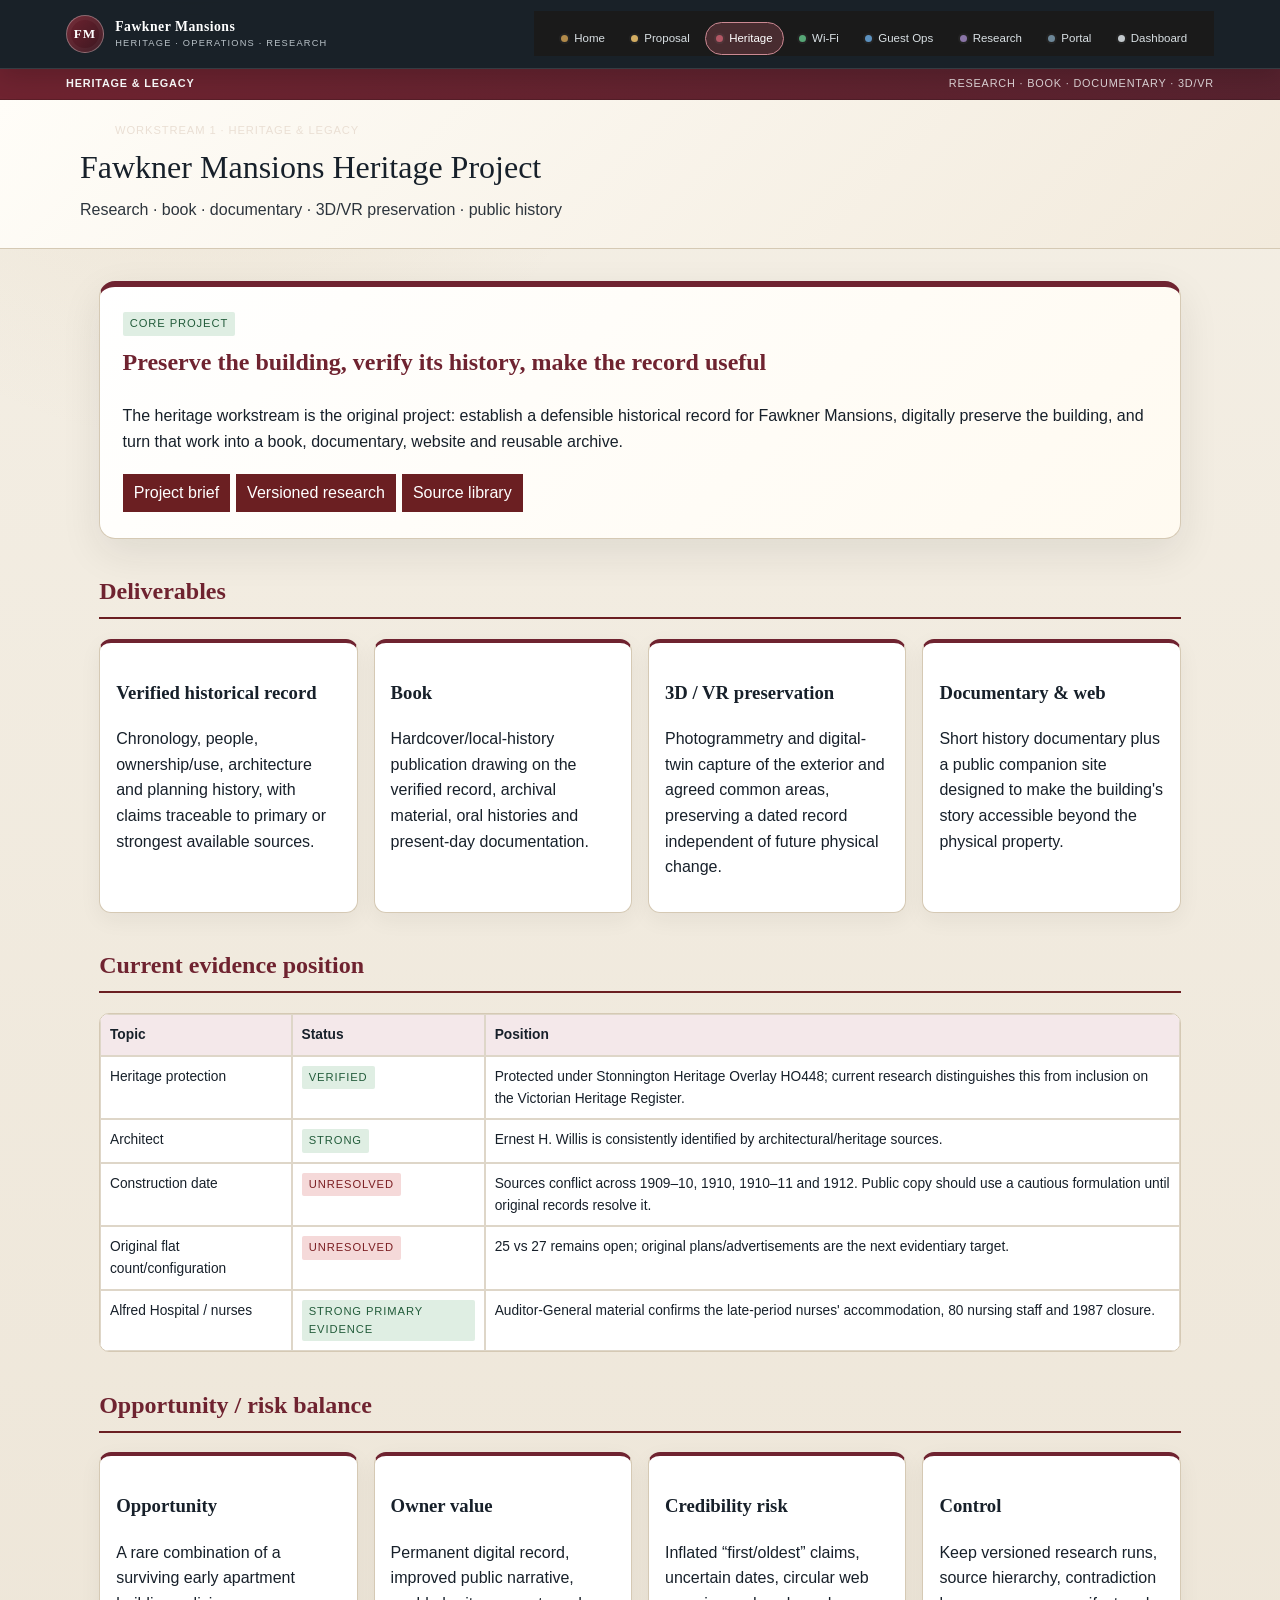
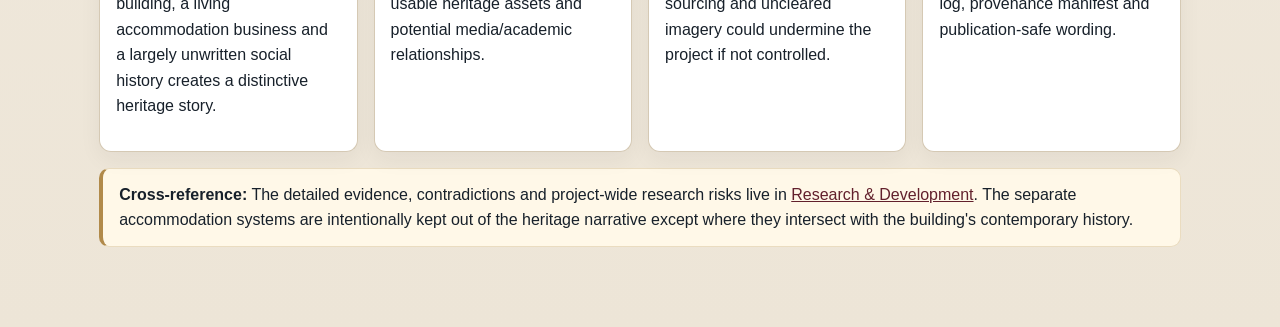
<file: admin/heritage-project.html>
<!DOCTYPE html><html lang="en"><head><meta charset="UTF-8"><meta name="viewport" content="width=device-width,initial-scale=1">
<meta name="robots" content="noindex,nofollow"><title>Fawkner Mansions — Heritage Project</title>
<style>
:root{--paper:#f4efe0;--page:#e9dfc4;--ink:#1a1a1a;--muted:#6b6558;--heritage:#6b1f22;--gold:#a9884f}
*{box-sizing:border-box}body{margin:0;background:var(--page);color:var(--ink);font:16px/1.55 Georgia,serif}header{background:var(--heritage);color:#fff;padding:1.4rem}header div,main,nav div{max-width:1050px;margin:auto}header h1{margin:.1rem 0;font-weight:normal}header p{margin:.25rem 0;opacity:.9}
nav{background:#1a1a1a;padding:.65rem 1rem;position:sticky;top:0;z-index:3}nav div{display:flex;gap:.5rem;flex-wrap:wrap}nav a{color:#fff;text-decoration:none;border:1px solid #777;padding:.3rem .65rem;border-radius:999px;font-size:.78rem}
main{padding:2rem 1.2rem 4rem}.hero,.card{background:#fff;border:1px solid #d8ccac}.hero{padding:1.4rem;border-top:6px solid var(--heritage)}.eyebrow,.status{font-size:.7rem;text-transform:uppercase;letter-spacing:.08em}.eyebrow{color:var(--muted)}
.grid{display:grid;grid-template-columns:repeat(auto-fit,minmax(235px,1fr));gap:1rem}.card{padding:1rem;border-top:4px solid var(--gold)}h2{color:var(--heritage);border-bottom:2px solid var(--heritage);padding-bottom:.4rem;margin-top:2.1rem}
.status{display:inline-block;padding:.18rem .45rem;border-radius:2px;background:#eee}.verified{background:#dfeee3;color:#235c3b}.working{background:#fff2c9;color:#755000}.open{background:#f5d9d9;color:#7b1e22}
table{width:100%;border-collapse:collapse;background:#fff;font-size:.86rem}th,td{border:1px solid #d8ccac;padding:.55rem;text-align:left;vertical-align:top}th{background:#eee2c8}.note{background:#fff6df;border-left:4px solid var(--gold);padding:.8rem 1rem}.links a{display:inline-block;margin:.2rem .35rem .2rem 0;background:var(--heritage);color:#fff;text-decoration:none;padding:.4rem .7rem}
</style>
<link rel="stylesheet" href="../assets/fm-system.css">
<script src="../assets/fm-navigation.js" defer></script>
</head><body>
<header><div><div class="eyebrow" style="color:#eadfd4">Workstream 1 · Heritage & Legacy</div><h1>Fawkner Mansions Heritage Project</h1><p>Research · book · documentary · 3D/VR preservation · public history</p></div></header>
<nav><div><a href="index.html">← Project hub</a><a href="research.html">Research &amp; Development</a><a href="guest-operations.html">Guest operations</a><a href="wifi-project.html">Wi‑Fi project</a><a href="../docs/proposal.html">Owner proposal</a></div></nav>
<main>
<section class="hero"><span class="status verified">Core project</span><h2 style="border:0;margin:.4rem 0">Preserve the building, verify its history, make the record useful</h2>
<p>The heritage workstream is the original project: establish a defensible historical record for Fawkner Mansions, digitally preserve the building, and turn that work into a book, documentary, website and reusable archive.</p>
<div class="links"><a href="../docs/project-brief.md">Project brief</a><a href="research.html">Versioned research</a><a href="../research/sources.md">Source library</a></div></section>

<h2>Deliverables</h2><div class="grid">
<div class="card"><h3>Verified historical record</h3><p>Chronology, people, ownership/use, architecture and planning history, with claims traceable to primary or strongest available sources.</p></div>
<div class="card"><h3>Book</h3><p>Hardcover/local-history publication drawing on the verified record, archival material, oral histories and present-day documentation.</p></div>
<div class="card"><h3>3D / VR preservation</h3><p>Photogrammetry and digital-twin capture of the exterior and agreed common areas, preserving a dated record independent of future physical change.</p></div>
<div class="card"><h3>Documentary &amp; web</h3><p>Short history documentary plus a public companion site designed to make the building's story accessible beyond the physical property.</p></div>
</div>

<h2>Current evidence position</h2>
<table><tr><th>Topic</th><th>Status</th><th>Position</th></tr>
<tr><td>Heritage protection</td><td><span class="status verified">Verified</span></td><td>Protected under Stonnington Heritage Overlay HO448; current research distinguishes this from inclusion on the Victorian Heritage Register.</td></tr>
<tr><td>Architect</td><td><span class="status verified">Strong</span></td><td>Ernest H. Willis is consistently identified by architectural/heritage sources.</td></tr>
<tr><td>Construction date</td><td><span class="status open">Unresolved</span></td><td>Sources conflict across 1909–10, 1910, 1910–11 and 1912. Public copy should use a cautious formulation until original records resolve it.</td></tr>
<tr><td>Original flat count/configuration</td><td><span class="status open">Unresolved</span></td><td>25 vs 27 remains open; original plans/advertisements are the next evidentiary target.</td></tr>
<tr><td>Alfred Hospital / nurses</td><td><span class="status verified">Strong primary evidence</span></td><td>Auditor-General material confirms the late-period nurses' accommodation, 80 nursing staff and 1987 closure.</td></tr>
</table>

<h2>Opportunity / risk balance</h2><div class="grid">
<div class="card"><h3>Opportunity</h3><p>A rare combination of a surviving early apartment building, a living accommodation business and a largely unwritten social history creates a distinctive heritage story.</p></div>
<div class="card"><h3>Owner value</h3><p>Permanent digital record, improved public narrative, usable heritage assets and potential media/academic relationships.</p></div>
<div class="card"><h3>Credibility risk</h3><p>Inflated “first/oldest” claims, uncertain dates, circular web sourcing and uncleared imagery could undermine the project if not controlled.</p></div>
<div class="card"><h3>Control</h3><p>Keep versioned research runs, source hierarchy, contradiction log, provenance manifest and publication-safe wording.</p></div>
</div>
<p class="note"><strong>Cross-reference:</strong> The detailed evidence, contradictions and project-wide research risks live in <a href="research.html">Research &amp; Development</a>. The separate accommodation systems are intentionally kept out of the heritage narrative except where they intersect with the building's contemporary history.</p>
</main></body></html>
</file>
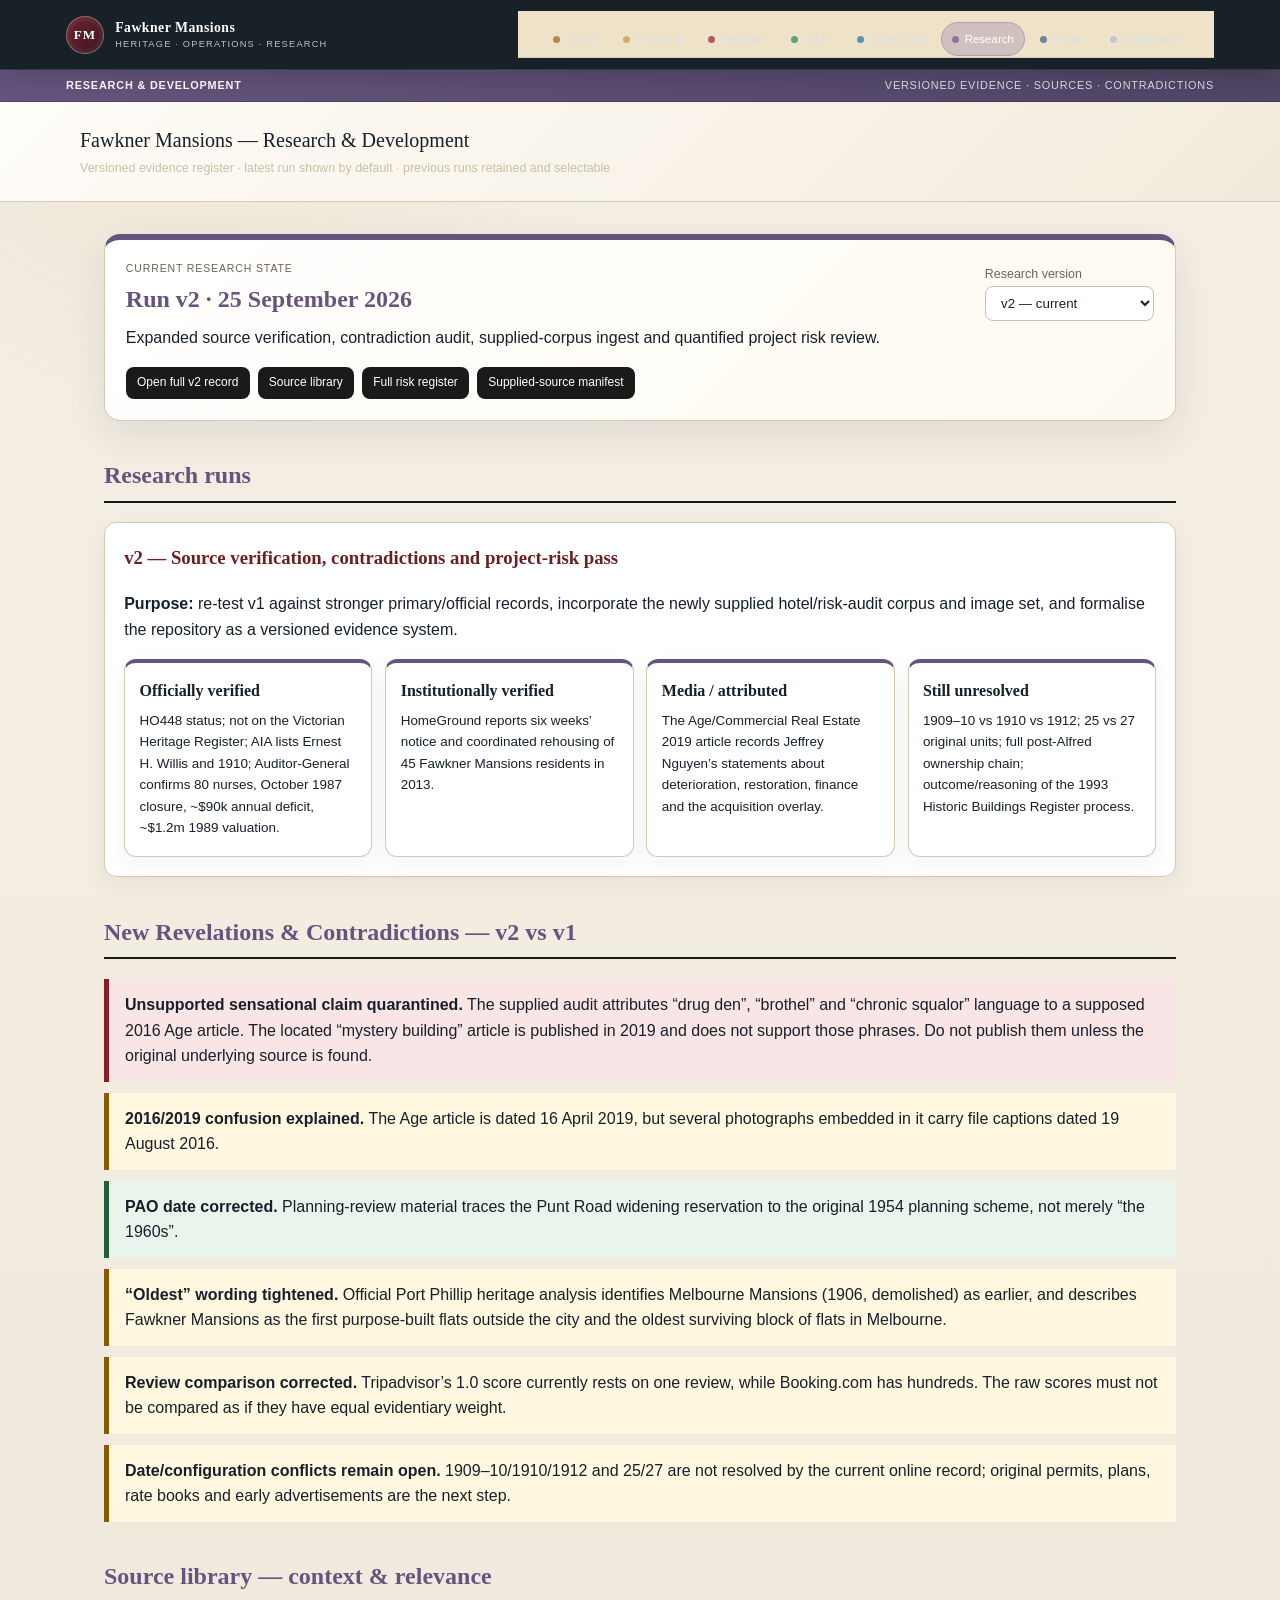
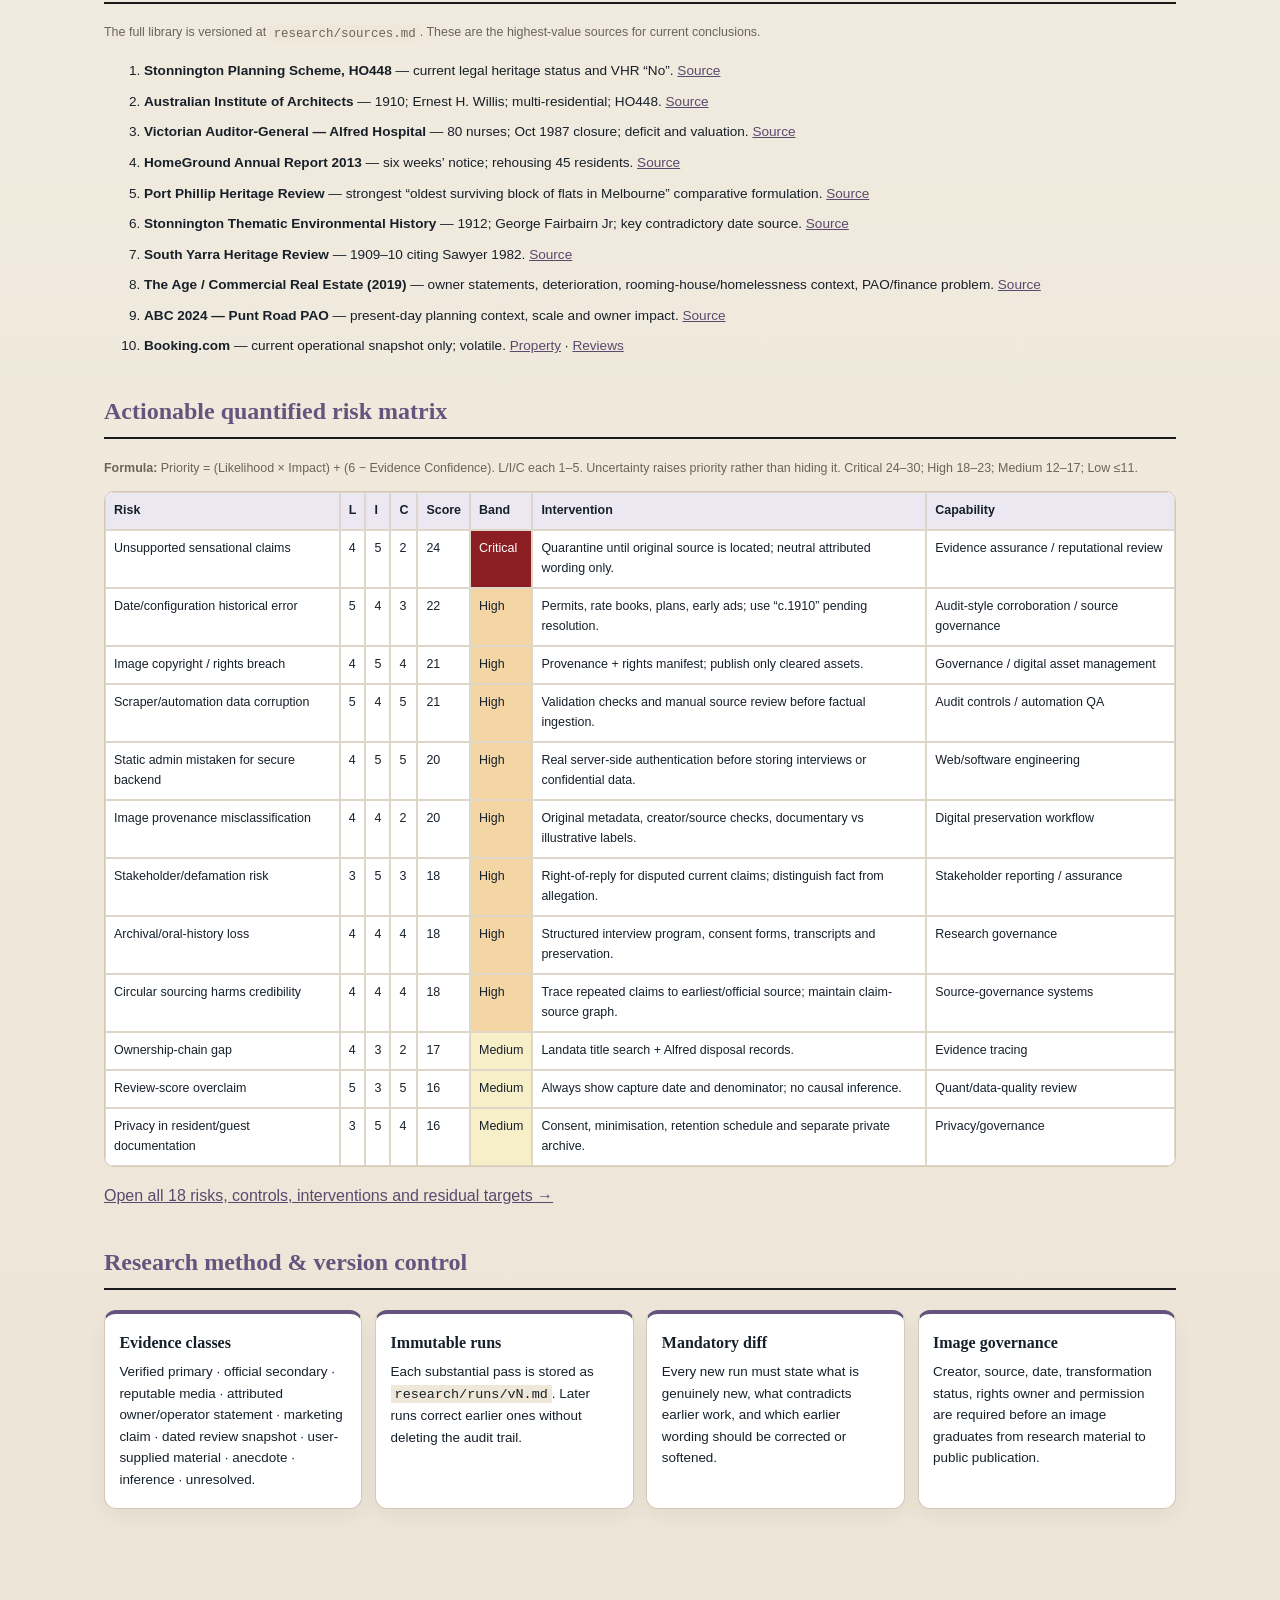
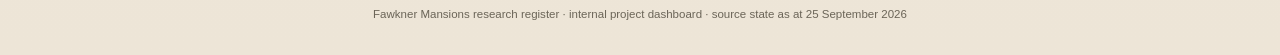
<file: admin/research.html>
<!DOCTYPE html>
<html lang="en">
<head>
<meta charset="UTF-8">
<meta name="viewport" content="width=device-width, initial-scale=1.0">
<title>Fawkner Mansions — Research & Development</title>
<meta name="robots" content="noindex, nofollow">
<style>
:root{--paper:#f4efe0;--ink:#1a1a1a;--muted:#6b6558;--page:#e9dfc4;--accent:#6b1f22;--green:#235c3b;--amber:#8a5a00;--red:#8b1e23}
*{box-sizing:border-box} body{margin:0;font-family:Georgia,'Times New Roman',serif;background:var(--page);color:var(--ink);line-height:1.5}
header{background:var(--ink);color:var(--paper);padding:1.2rem 1.5rem;border-bottom:4px solid var(--accent)}
header .wrap,main{max-width:1100px;margin:0 auto} header h1{margin:0;font-size:1.25rem;font-weight:normal} header p{margin:.2rem 0 0;color:#c9bfa7;font-size:.78rem}
nav{background:#eee2c8;border-bottom:1px solid #d8ccac;padding:.7rem 1.5rem;position:sticky;top:0;z-index:4}
nav .wrap{max-width:1100px;margin:auto;display:flex;gap:.45rem;flex-wrap:wrap} nav a{font-size:.74rem;text-decoration:none;color:var(--ink);background:#fff;border:1px solid #d8ccac;padding:.3rem .7rem;border-radius:999px}
main{padding:2rem 1.5rem 4rem}.hero{background:var(--paper);border:1px solid #cfc3a8;border-top:5px solid var(--accent);padding:1.3rem;margin-bottom:1.5rem}
.hero-grid{display:grid;grid-template-columns:1fr auto;gap:1rem;align-items:start}.eyebrow,.tag{font-size:.66rem;text-transform:uppercase;letter-spacing:.08em}.eyebrow{color:var(--muted)} h2{color:var(--accent);border-bottom:2px solid var(--ink);padding-bottom:.4rem;margin-top:2.2rem}
select{padding:.5rem .7rem;background:#fff;border:1px solid #b9ad93;font-family:inherit}
.run{display:none;background:#fff;border:1px solid #d8ccac;padding:1.2rem}.run.active{display:block}.run h3{margin-top:0;color:var(--accent)}
.grid{display:grid;grid-template-columns:repeat(auto-fit,minmax(240px,1fr));gap:.8rem}.card{background:#fff;border:1px solid #d8ccac;border-top:3px solid var(--accent);padding:.9rem}.card h3,.card h4{margin:.1rem 0 .35rem}.card p{font-size:.84rem;margin:.2rem 0}
.alert{border-left:5px solid var(--amber);background:#fff7df;padding:.8rem 1rem;margin:.7rem 0}.critical{border-left-color:var(--red);background:#f9e5e5}.good{border-left-color:var(--green);background:#e9f4ed}
table{width:100%;border-collapse:collapse;background:#fff;font-size:.78rem}th,td{border:1px solid #d8ccac;padding:.5rem;vertical-align:top;text-align:left}th{background:#eee2c8}.band-critical{color:#fff;background:#8b1e23}.band-high{background:#f3d6a3}.band-medium{background:#f6efc7}.small{font-size:.78rem;color:var(--muted)}
.source-list li{margin-bottom:.55rem;font-size:.85rem}.source-list a{word-break:break-word}.toolbar{display:flex;gap:.5rem;flex-wrap:wrap}.btn{display:inline-block;background:var(--ink);color:var(--paper);padding:.4rem .7rem;text-decoration:none;font-size:.75rem}
code{background:#efe8d8;padding:.1rem .25rem} footer{text-align:center;color:var(--muted);font-size:.72rem;padding:2rem}
</style>

<link rel="stylesheet" href="../assets/fm-system.css">
<script src="../assets/fm-navigation.js" defer></script>
</head>
<body>
<header><div class="wrap"><h1>Fawkner Mansions — Research &amp; Development</h1><p>Versioned evidence register · latest run shown by default · previous runs retained and selectable</p></div></header>
<nav><div class="wrap"><a href="index.html">← Project dashboard</a><a href="#runs">Research runs</a><a href="#new">New revelations</a><a href="#sources">Sources</a><a href="#risks">Risk matrix</a><a href="#method">Method</a></div></nav>
<main>
<div class="hero">
<div class="hero-grid"><div><div class="eyebrow">Current research state</div><h2 style="border:0;margin:.2rem 0 .4rem;padding:0">Run v2 · 25 September 2026</h2><p style="margin:.2rem 0">Expanded source verification, contradiction audit, supplied-corpus ingest and quantified project risk review.</p></div>
<div><label class="small" for="runSelect">Research version</label><br><select id="runSelect"><option value="v2" selected>v2 — current</option><option value="v1">v1 — initial synthesis</option></select></div></div>
<div class="toolbar" style="margin-top:.8rem"><a class="btn" href="../research/runs/v2.md">Open full v2 record</a><a class="btn" href="../research/sources.md">Source library</a><a class="btn" href="../research/risk-register.md">Full risk register</a><a class="btn" href="../research/user-supplied/2026-09-25-ingest-manifest.md">Supplied-source manifest</a></div>
</div>

<section id="runs"><h2>Research runs</h2>
<div class="run active" id="v2"><h3>v2 — Source verification, contradictions and project-risk pass</h3>
<p><strong>Purpose:</strong> re-test v1 against stronger primary/official records, incorporate the newly supplied hotel/risk-audit corpus and image set, and formalise the repository as a versioned evidence system.</p>
<div class="grid">
<div class="card"><h4>Officially verified</h4><p>HO448 status; not on the Victorian Heritage Register; AIA lists Ernest H. Willis and 1910; Auditor-General confirms 80 nurses, October 1987 closure, ~$90k annual deficit, ~$1.2m 1989 valuation.</p></div>
<div class="card"><h4>Institutionally verified</h4><p>HomeGround reports six weeks’ notice and coordinated rehousing of 45 Fawkner Mansions residents in 2013.</p></div>
<div class="card"><h4>Media / attributed</h4><p>The Age/Commercial Real Estate 2019 article records Jeffrey Nguyen’s statements about deterioration, restoration, finance and the acquisition overlay.</p></div>
<div class="card"><h4>Still unresolved</h4><p>1909–10 vs 1910 vs 1912; 25 vs 27 original units; full post-Alfred ownership chain; outcome/reasoning of the 1993 Historic Buildings Register process.</p></div>
</div></div>
<div class="run" id="v1"><h3>v1 — Initial media and heritage synthesis</h3><p>Established the broad chronology, identified HO448, Alfred Hospital/nurses use, 2013 rehousing, PAO issues, and current hotel use. It also identified the key date/configuration conflicts but had not yet formalised evidence classes, provenance controls or quantified project risks.</p><p><a href="../research/runs/v1.md">Open immutable v1 record →</a></p></div>
</section>

<section id="new"><h2>New Revelations &amp; Contradictions — v2 vs v1</h2>
<div class="alert critical"><strong>Unsupported sensational claim quarantined.</strong> The supplied audit attributes “drug den”, “brothel” and “chronic squalor” language to a supposed 2016 Age article. The located “mystery building” article is published in 2019 and does not support those phrases. Do not publish them unless the original underlying source is found.</div>
<div class="alert"><strong>2016/2019 confusion explained.</strong> The Age article is dated 16 April 2019, but several photographs embedded in it carry file captions dated 19 August 2016.</div>
<div class="alert good"><strong>PAO date corrected.</strong> Planning-review material traces the Punt Road widening reservation to the original 1954 planning scheme, not merely “the 1960s”.</div>
<div class="alert"><strong>“Oldest” wording tightened.</strong> Official Port Phillip heritage analysis identifies Melbourne Mansions (1906, demolished) as earlier, and describes Fawkner Mansions as the first purpose-built flats outside the city and the oldest surviving block of flats in Melbourne.</div>
<div class="alert"><strong>Review comparison corrected.</strong> Tripadvisor’s 1.0 score currently rests on one review, while Booking.com has hundreds. The raw scores must not be compared as if they have equal evidentiary weight.</div>
<div class="alert"><strong>Date/configuration conflicts remain open.</strong> 1909–10/1910/1912 and 25/27 are not resolved by the current online record; original permits, plans, rate books and early advertisements are the next step.</div>
</section>

<section id="sources"><h2>Source library — context &amp; relevance</h2>
<p class="small">The full library is versioned at <code>research/sources.md</code>. These are the highest-value sources for current conclusions.</p>
<ol class="source-list">
<li><strong>Stonnington Planning Scheme, HO448</strong> — current legal heritage status and VHR “No”. <a href="https://planning-schemes.app.planning.vic.gov.au/static/1771876088362/pdf/2990254.pdf">Source</a></li>
<li><strong>Australian Institute of Architects</strong> — 1910; Ernest H. Willis; multi-residential; HO448. <a href="https://www.architecture.com.au/wp-content/uploads/AIA_Vic_Register-of-Twentieth-Century-Buildings_March_2022_sorted_by_-Architect.xlsx-2.pdf">Source</a></li>
<li><strong>Victorian Auditor-General — Alfred Hospital</strong> — 80 nurses; Oct 1987 closure; deficit and valuation. <a href="https://www.audit.vic.gov.au/sites/default/files/19900501-Special-Report-12-Alfred-Hospital.pdf">Source</a></li>
<li><strong>HomeGround Annual Report 2013</strong> — six weeks’ notice; rehousing 45 residents. <a href="https://www.launchhousing.org.au/wp-content/uploads/2016/06/Homeground_annual_report_2013-1.pdf">Source</a></li>
<li><strong>Port Phillip Heritage Review</strong> — strongest “oldest surviving block of flats in Melbourne” comparative formulation. <a href="https://www.portphillip.vic.gov.au/media/0p2jdirz/amc203port-backdoc-heritage-overlay-6-st-kilda-east-precinct-review-final-report-david-helms-heritage-planning-january-2020.pdf">Source</a></li>
<li><strong>Stonnington Thematic Environmental History</strong> — 1912; George Fairbairn Jr; key contradictory date source. <a href="https://www.stonnington.vic.gov.au/files/assets/public/v/1/planning-and-building/planning/strategic-planning/major-plans-and-strategies/stonnington-thematic-environmental-study.pdf">Source</a></li>
<li><strong>South Yarra Heritage Review</strong> — 1909–10 citing Sawyer 1982. <a href="https://mvga-prod-files.s3.ap-southeast-4.amazonaws.com/public/2024-07/JUN24%20FMC2%20AGENDA%20ITEM%206.1%20PART%203%20OF%2012.pdf">Source</a></li>
<li><strong>The Age / Commercial Real Estate (2019)</strong> — owner statements, deterioration, rooming-house/homelessness context, PAO/finance problem. <a href="https://www.commercialrealestate.com.au/news/restoration-of-melbourne-mystery-building-faces-roadblock-24192/">Source</a></li>
<li><strong>ABC 2024 — Punt Road PAO</strong> — present-day planning context, scale and owner impact. <a href="https://www.abc.net.au/news/2024-10-29/public-acquisition-overlay-punt-road-australia-building/104501502">Source</a></li>
<li><strong>Booking.com</strong> — current operational snapshot only; volatile. <a href="https://www.booking.com/hotel/au/fawkner-mansions-heritage-prahran.html">Property</a> · <a href="https://www.booking.com/reviews/au/hotel/fawkner-mansions-heritage-prahran.html">Reviews</a></li>
</ol>
</section>

<section id="risks"><h2>Actionable quantified risk matrix</h2>
<p class="small"><strong>Formula:</strong> Priority = (Likelihood × Impact) + (6 − Evidence Confidence). L/I/C each 1–5. Uncertainty raises priority rather than hiding it. Critical 24–30; High 18–23; Medium 12–17; Low ≤11.</p>
<table><thead><tr><th>Risk</th><th>L</th><th>I</th><th>C</th><th>Score</th><th>Band</th><th>Intervention</th><th>Capability</th></tr></thead><tbody>
<tr><td>Unsupported sensational claims</td><td>4</td><td>5</td><td>2</td><td>24</td><td class="band-critical">Critical</td><td>Quarantine until original source is located; neutral attributed wording only.</td><td>Evidence assurance / reputational review</td></tr>
<tr><td>Date/configuration historical error</td><td>5</td><td>4</td><td>3</td><td>22</td><td class="band-high">High</td><td>Permits, rate books, plans, early ads; use “c.1910” pending resolution.</td><td>Audit-style corroboration / source governance</td></tr>
<tr><td>Image copyright / rights breach</td><td>4</td><td>5</td><td>4</td><td>21</td><td class="band-high">High</td><td>Provenance + rights manifest; publish only cleared assets.</td><td>Governance / digital asset management</td></tr>
<tr><td>Scraper/automation data corruption</td><td>5</td><td>4</td><td>5</td><td>21</td><td class="band-high">High</td><td>Validation checks and manual source review before factual ingestion.</td><td>Audit controls / automation QA</td></tr>
<tr><td>Static admin mistaken for secure backend</td><td>4</td><td>5</td><td>5</td><td>20</td><td class="band-high">High</td><td>Real server-side authentication before storing interviews or confidential data.</td><td>Web/software engineering</td></tr>
<tr><td>Image provenance misclassification</td><td>4</td><td>4</td><td>2</td><td>20</td><td class="band-high">High</td><td>Original metadata, creator/source checks, documentary vs illustrative labels.</td><td>Digital preservation workflow</td></tr>
<tr><td>Stakeholder/defamation risk</td><td>3</td><td>5</td><td>3</td><td>18</td><td class="band-high">High</td><td>Right-of-reply for disputed current claims; distinguish fact from allegation.</td><td>Stakeholder reporting / assurance</td></tr>
<tr><td>Archival/oral-history loss</td><td>4</td><td>4</td><td>4</td><td>18</td><td class="band-high">High</td><td>Structured interview program, consent forms, transcripts and preservation.</td><td>Research governance</td></tr>
<tr><td>Circular sourcing harms credibility</td><td>4</td><td>4</td><td>4</td><td>18</td><td class="band-high">High</td><td>Trace repeated claims to earliest/official source; maintain claim-source graph.</td><td>Source-governance systems</td></tr>
<tr><td>Ownership-chain gap</td><td>4</td><td>3</td><td>2</td><td>17</td><td class="band-medium">Medium</td><td>Landata title search + Alfred disposal records.</td><td>Evidence tracing</td></tr>
<tr><td>Review-score overclaim</td><td>5</td><td>3</td><td>5</td><td>16</td><td class="band-medium">Medium</td><td>Always show capture date and denominator; no causal inference.</td><td>Quant/data-quality review</td></tr>
<tr><td>Privacy in resident/guest documentation</td><td>3</td><td>5</td><td>4</td><td>16</td><td class="band-medium">Medium</td><td>Consent, minimisation, retention schedule and separate private archive.</td><td>Privacy/governance</td></tr>
</tbody></table>
<p><a href="../research/risk-register.md">Open all 18 risks, controls, interventions and residual targets →</a></p>
</section>

<section id="method"><h2>Research method &amp; version control</h2>
<div class="grid">
<div class="card"><h4>Evidence classes</h4><p>Verified primary · official secondary · reputable media · attributed owner/operator statement · marketing claim · dated review snapshot · user-supplied material · anecdote · inference · unresolved.</p></div>
<div class="card"><h4>Immutable runs</h4><p>Each substantial pass is stored as <code>research/runs/vN.md</code>. Later runs correct earlier ones without deleting the audit trail.</p></div>
<div class="card"><h4>Mandatory diff</h4><p>Every new run must state what is genuinely new, what contradicts earlier work, and which earlier wording should be corrected or softened.</p></div>
<div class="card"><h4>Image governance</h4><p>Creator, source, date, transformation status, rights owner and permission are required before an image graduates from research material to public publication.</p></div>
</div>
</section>
</main>
<footer>Fawkner Mansions research register · internal project dashboard · source state as at 25 September 2026</footer>
<script>
(function(){
var sel=document.getElementById('runSelect');
function show(v){document.querySelectorAll('.run').forEach(function(x){x.classList.remove('active')});var el=document.getElementById(v);if(el)el.classList.add('active')}
sel.addEventListener('change',function(){show(sel.value)});
show(sel.value);
})();
</script>
</body></html>
</file>
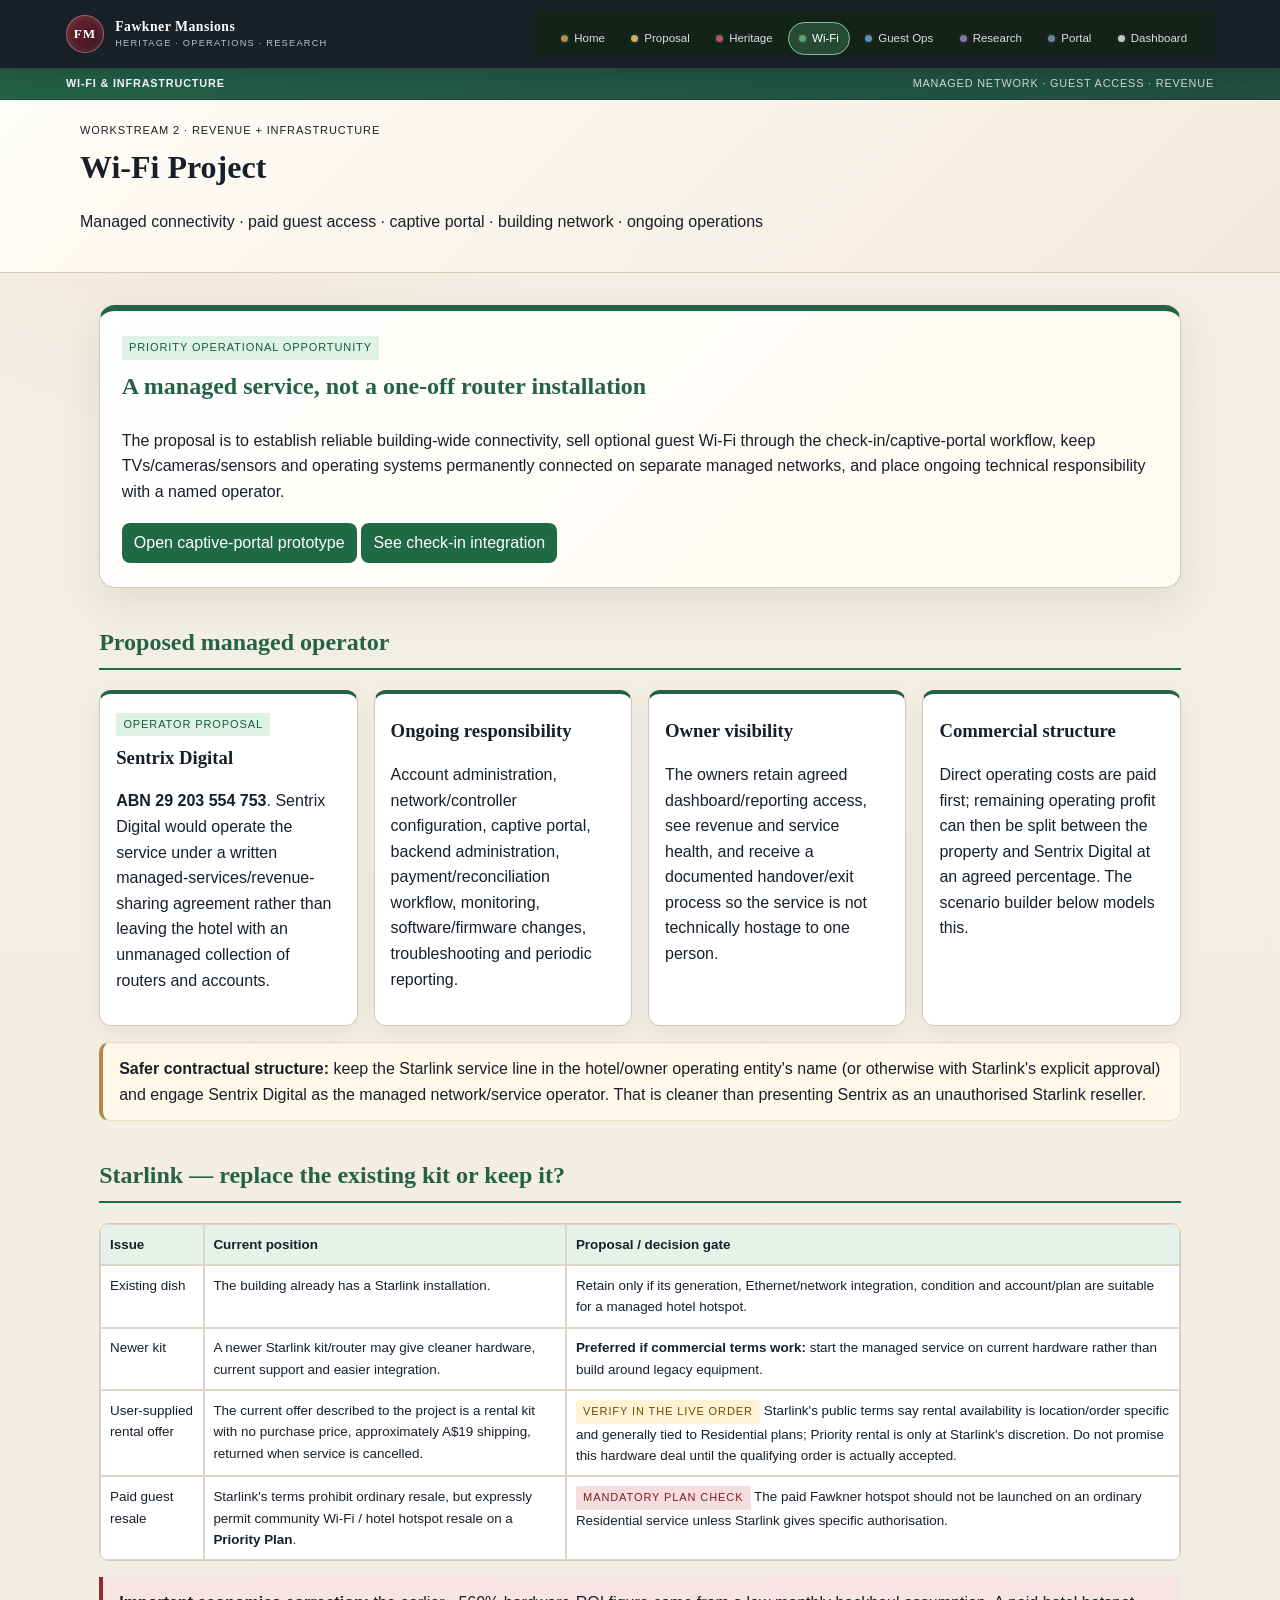
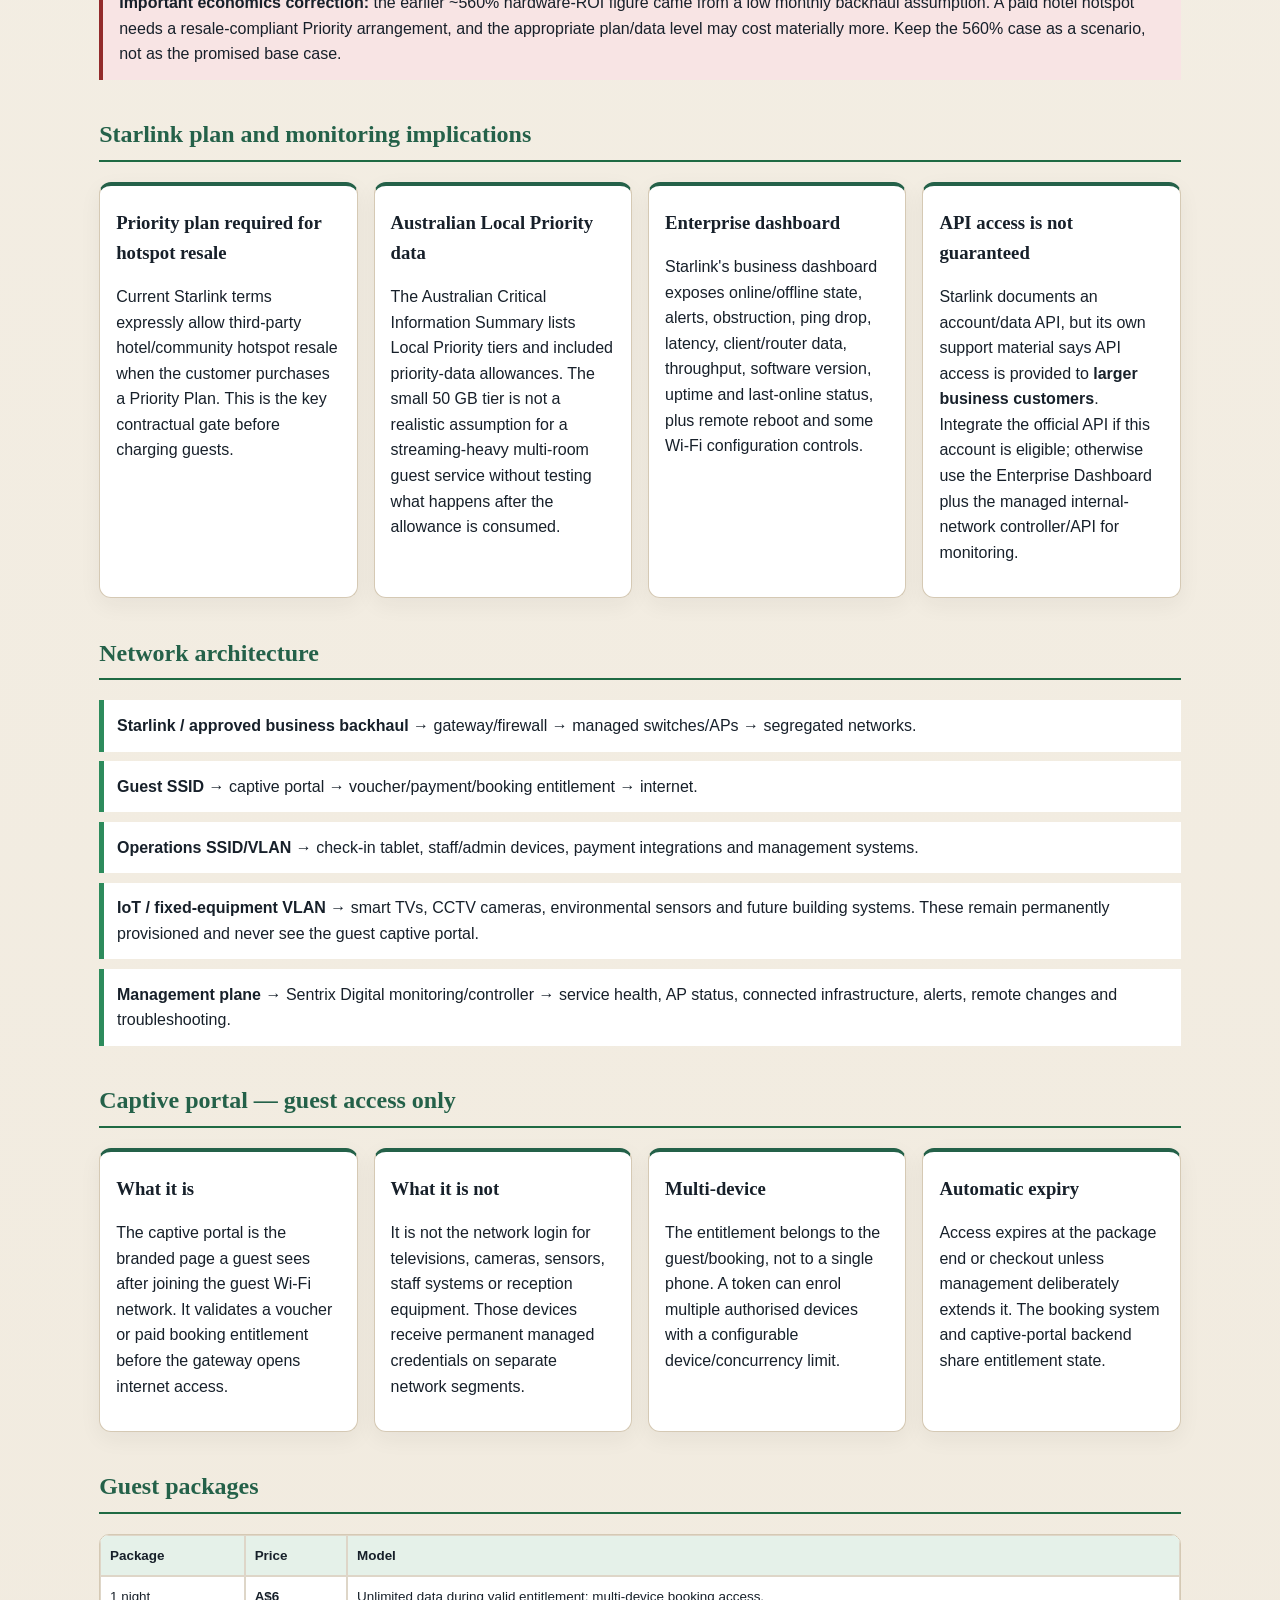
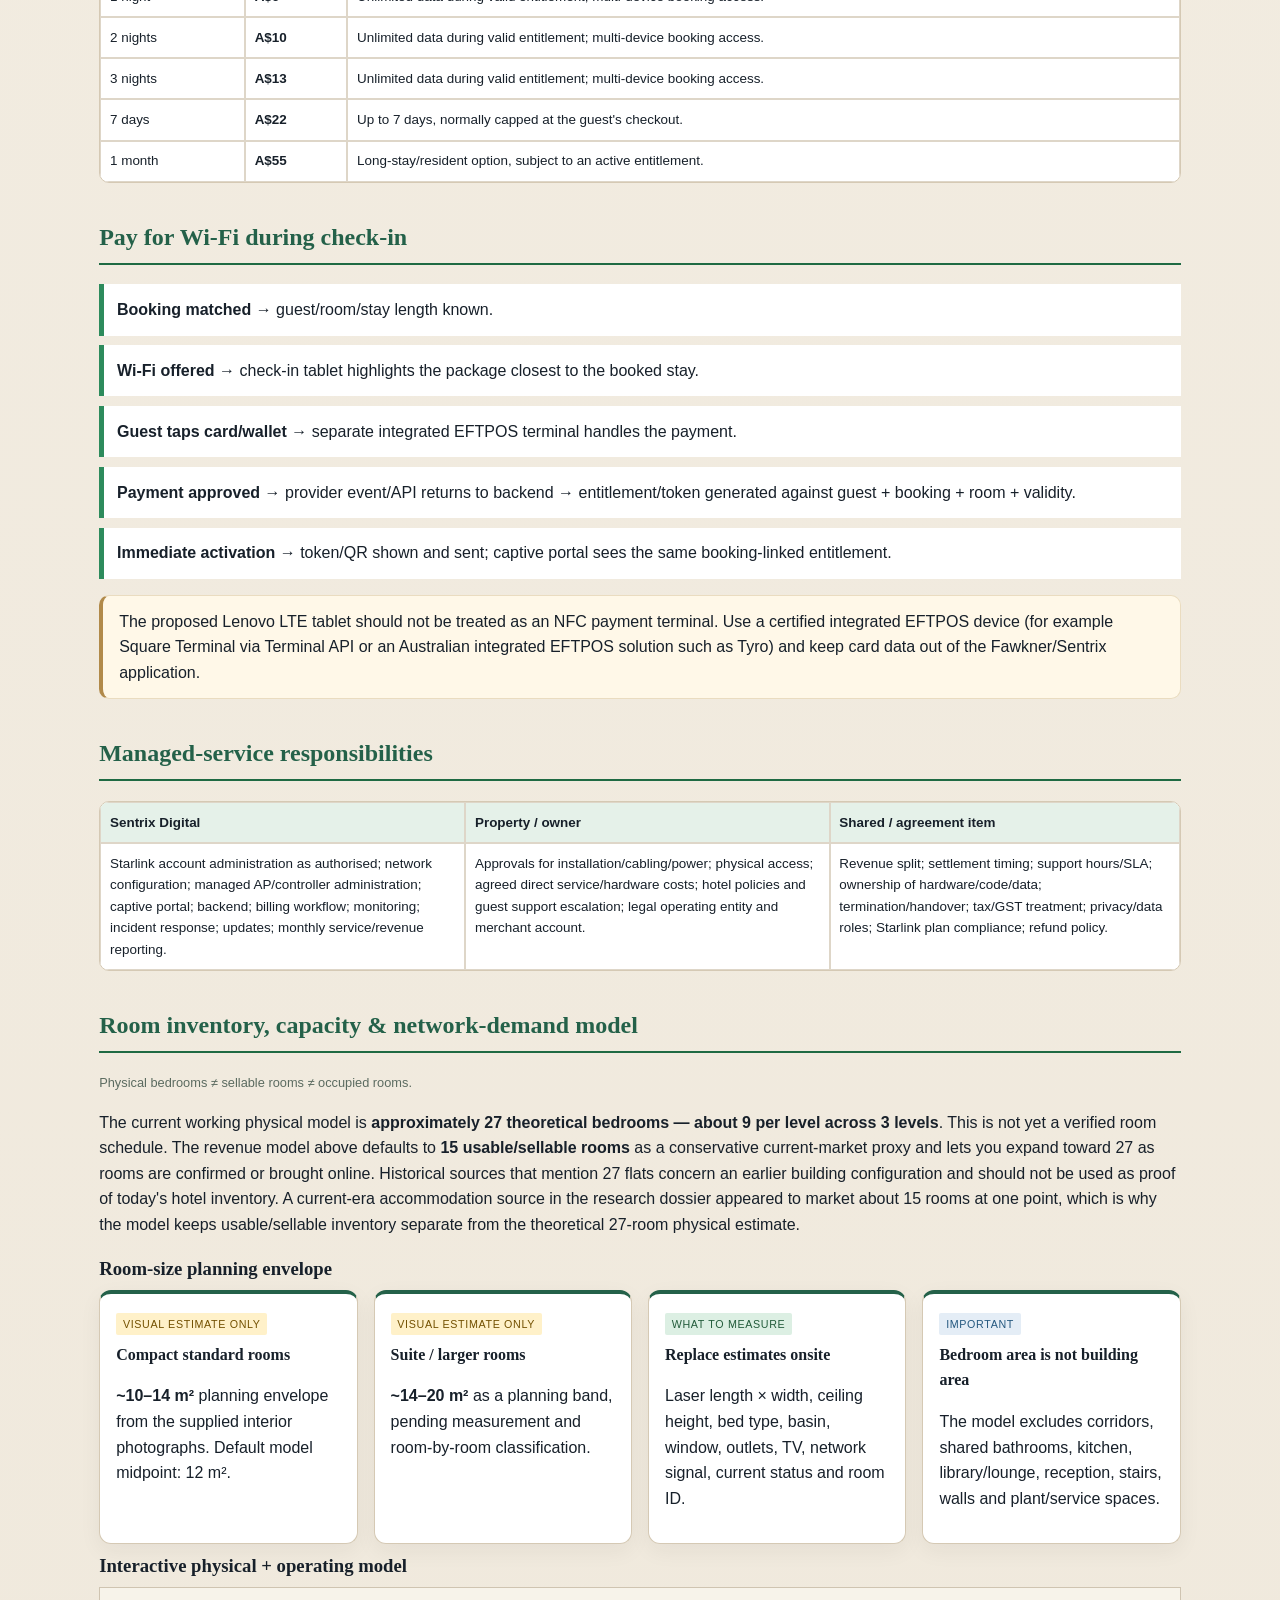
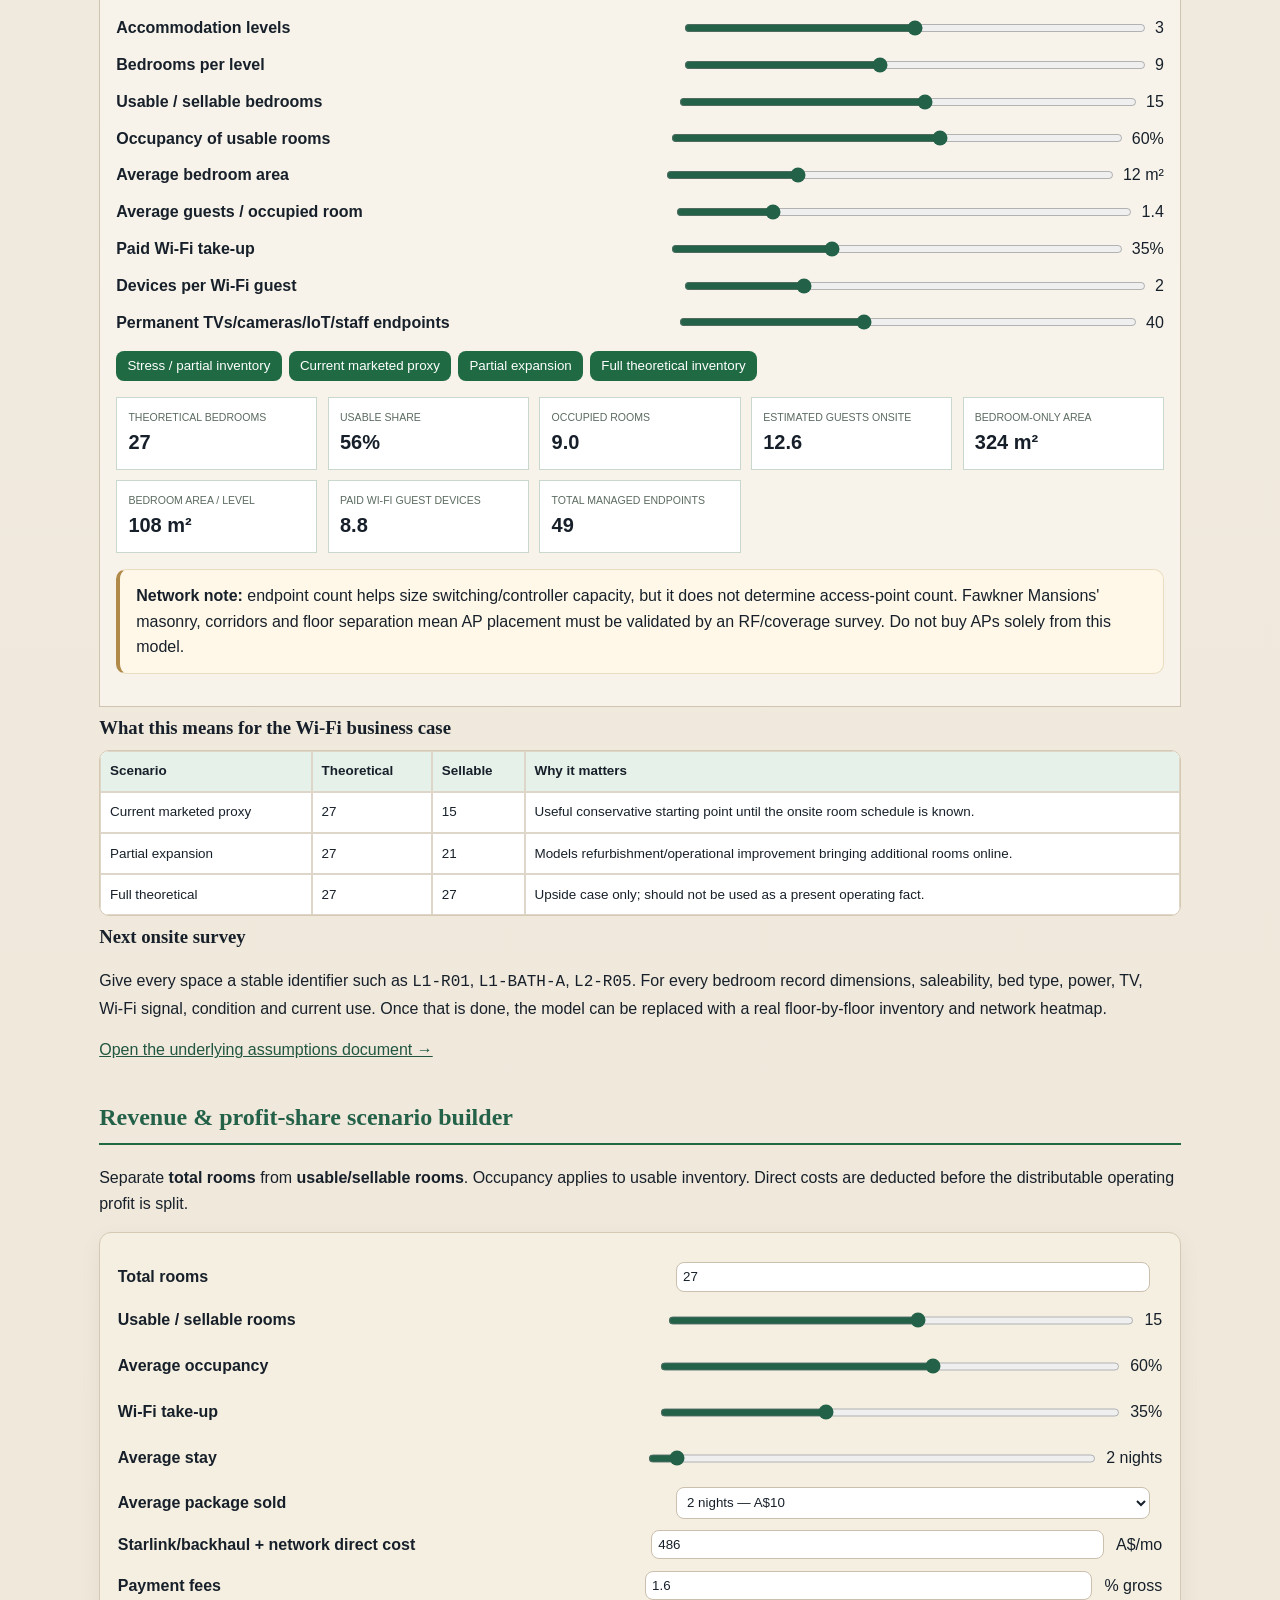
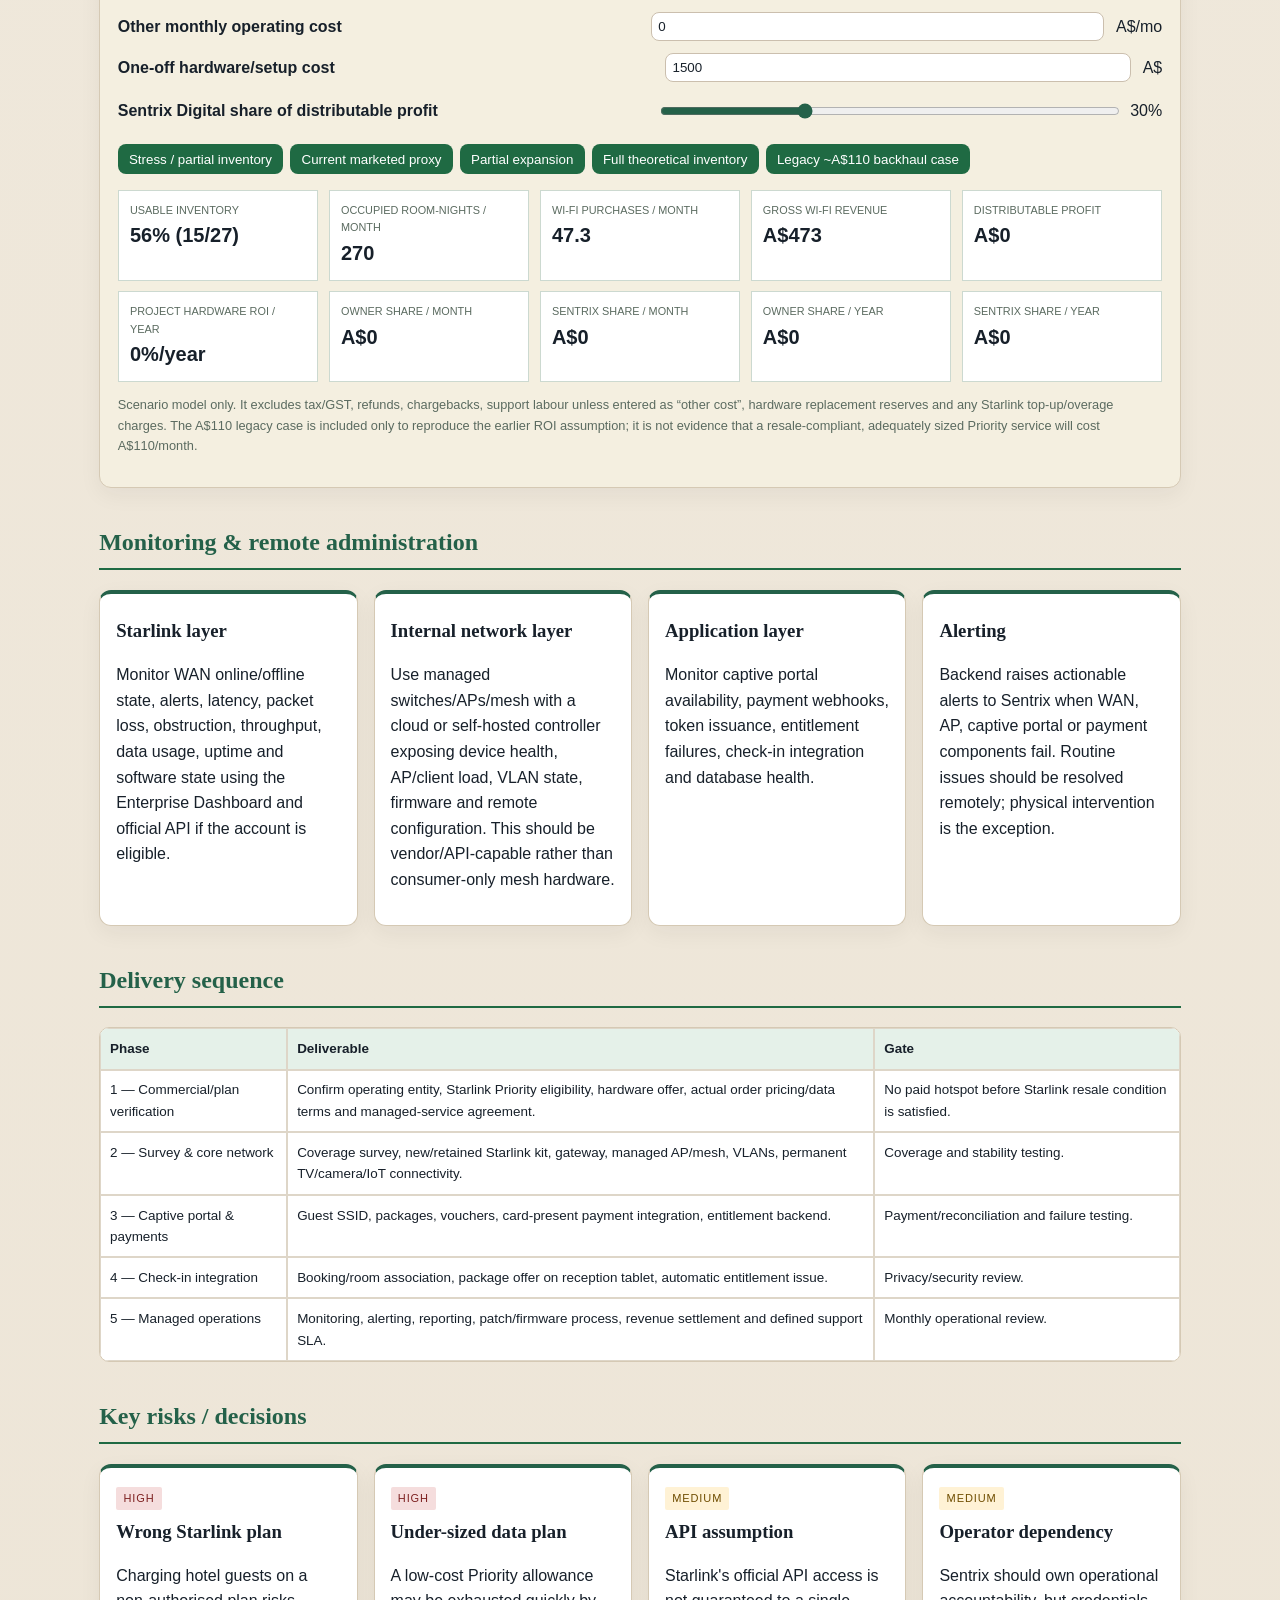
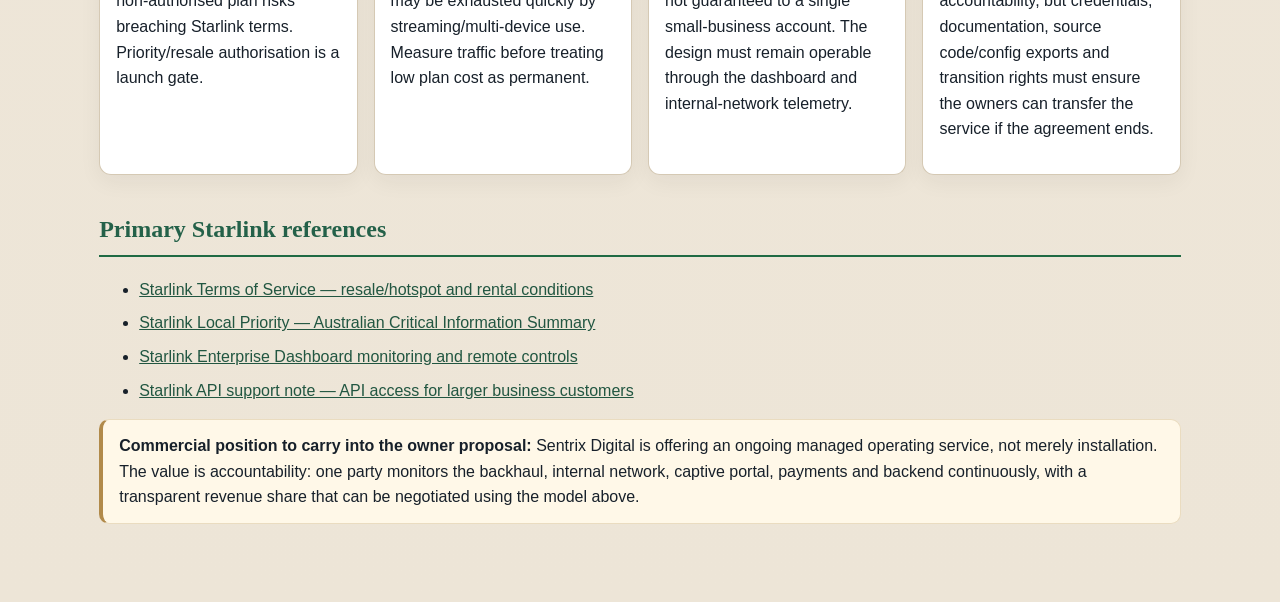
<file: admin/wifi-project.html>
<!DOCTYPE html>
<html lang="en">
<head>
<meta charset="UTF-8">
<meta name="viewport" content="width=device-width,initial-scale=1">
<meta name="robots" content="noindex,nofollow">
<title>Fawkner Mansions — Wi‑Fi Project</title>
<style>
:root{--page:#e7efe8;--paper:#fff;--ink:#162019;--muted:#5b6b60;--green:#1f6a43;--green2:#2d8b5c;--amber:#a36a00;--red:#922b2b;--line:#c8d8cc}
*{box-sizing:border-box}body{margin:0;background:var(--page);color:var(--ink);font:16px/1.55 Georgia,serif}
header{background:var(--green);color:#fff;padding:1.5rem}header div,main,nav div{max-width:1120px;margin:auto}header h1{font-size:2rem;margin:.15rem 0}
.eyebrow,.pill{font-size:.69rem;text-transform:uppercase;letter-spacing:.08em}
nav{background:#13231a;padding:.65rem 1rem;position:sticky;top:0;z-index:3}nav div{display:flex;gap:.5rem;flex-wrap:wrap}
nav a{color:#fff;text-decoration:none;border:1px solid #5d7867;padding:.3rem .65rem;border-radius:999px;font-size:.78rem}
main{padding:2rem 1.2rem 4rem}.hero,.card{background:#fff;border:1px solid var(--line)}.hero{padding:1.35rem;border-top:6px solid var(--green2)}
h2{color:var(--green);border-bottom:2px solid var(--green);padding-bottom:.4rem;margin-top:2.2rem}h3{margin:.4rem 0}
.grid{display:grid;grid-template-columns:repeat(auto-fit,minmax(240px,1fr));gap:1rem}.card{padding:1rem;border-top:4px solid var(--green2)}
.pill{display:inline-block;padding:.18rem .45rem;border-radius:2px;background:#dff2e7;color:#155c39}.warn{background:#fff2d5;color:#6f4d00}.risk{background:#f5dddd;color:#7d2020}
table{width:100%;border-collapse:collapse;background:#fff;font-size:.84rem}th,td{border:1px solid var(--line);padding:.55rem;text-align:left;vertical-align:top}th{background:#dce9df}
.flow{padding:.8rem;background:#fff;border-left:5px solid var(--green2);margin:.6rem 0}.note{background:#fff8e6;border-left:4px solid var(--amber);padding:.8rem 1rem}
.critical-note{background:#f8e4e4;border-left:4px solid var(--red);padding:.8rem 1rem}.btn{display:inline-block;background:var(--green);color:#fff;text-decoration:none;padding:.45rem .75rem;margin:.15rem .3rem .15rem 0}
.calc{background:#f4efe0;border:1px solid #8fb29a;padding:1.1rem;border-radius:3px}.calc-row{display:grid;grid-template-columns:1.15fr 1fr auto;gap:.75rem;align-items:center;margin:.7rem 0}
.calc-row label{font-weight:bold}.calc-row input,.calc-row select{width:100%;padding:.4rem}.calc-buttons{display:flex;gap:.45rem;flex-wrap:wrap;margin:1rem 0}
.calc-buttons button{border:0;background:var(--green);color:#fff;padding:.45rem .7rem;cursor:pointer}.calc-results{display:grid;grid-template-columns:repeat(auto-fit,minmax(180px,1fr));gap:.65rem;margin-top:1rem}
.result{background:#fff;border:1px solid #ccd9d0;padding:.7rem}.result-label{font-size:.68rem;text-transform:uppercase;color:var(--muted)}.result-value{font-size:1.25rem;font-weight:bold}
.source-list li{margin:.5rem 0}.small{font-size:.8rem;color:var(--muted)}
@media(max-width:650px){.calc-row{grid-template-columns:1fr}.calc-row span{text-align:right}}
.tag{display:inline-block;padding:.15rem .42rem;font-size:.67rem;text-transform:uppercase;letter-spacing:.06em;background:#e4edf6;color:#24587f;border-radius:2px}.tag.warn{background:#fff1c9;color:#735000}.tag.good{background:#dcefe3;color:#235c3b}
.room-calc{background:#f7f3ea;border:1px solid #cfc4b1;padding:1rem}.room-calc .row{display:grid;grid-template-columns:1.2fr 1fr auto;gap:.7rem;align-items:center;margin:.7rem 0}.room-calc .row label{font-weight:bold}.room-calc .row input{width:100%}
.room-calc .results{display:grid;grid-template-columns:repeat(auto-fit,minmax(170px,1fr));gap:.65rem;margin-top:1rem}.room-calc .results .result{background:#fff;border:1px solid var(--line);padding:.7rem}.room-calc .lab{font-size:.66rem;text-transform:uppercase;color:var(--muted)}.room-calc .val{font-size:1.25rem;font-weight:bold}
.room-calc .buttons{display:flex;gap:.45rem;flex-wrap:wrap;margin:1rem 0}.room-calc .buttons button{border:0;background:var(--green);color:#fff;padding:.45rem .7rem;cursor:pointer}
</style>

<link rel="stylesheet" href="../assets/fm-system.css">
<script src="../assets/fm-navigation.js" defer></script>
</head>
<body>
<header><div><div class="eyebrow">Workstream 2 · Revenue + Infrastructure</div><h1>Wi‑Fi Project</h1><p>Managed connectivity · paid guest access · captive portal · building network · ongoing operations</p></div></header>
<nav><div><a href="index.html">← Project hub</a><a href="../wifi-portal/index.html">Portal prototype</a><a href="guest-operations.html">Guest/check‑in platform</a><a href="guest-operations.html#risks">Operational risks</a><a href="heritage-project.html">Heritage project</a></div></nav>
<main>
<section class="hero">
<span class="pill">Priority operational opportunity</span>
<h2 style="border:0;margin:.45rem 0">A managed service, not a one-off router installation</h2>
<p>The proposal is to establish reliable building-wide connectivity, sell optional guest Wi‑Fi through the check-in/captive-portal workflow, keep TVs/cameras/sensors and operating systems permanently connected on separate managed networks, and place ongoing technical responsibility with a named operator.</p>
<a class="btn" href="../wifi-portal/index.html">Open captive-portal prototype</a><a class="btn" href="guest-operations.html">See check-in integration</a>
</section>

<h2>Proposed managed operator</h2>
<div class="grid">
<div class="card"><span class="pill">Operator proposal</span><h3>Sentrix Digital</h3><p><strong>ABN 29 203 554 753</strong>. Sentrix Digital would operate the service under a written managed-services/revenue-sharing agreement rather than leaving the hotel with an unmanaged collection of routers and accounts.</p></div>
<div class="card"><h3>Ongoing responsibility</h3><p>Account administration, network/controller configuration, captive portal, backend administration, payment/reconciliation workflow, monitoring, software/firmware changes, troubleshooting and periodic reporting.</p></div>
<div class="card"><h3>Owner visibility</h3><p>The owners retain agreed dashboard/reporting access, see revenue and service health, and receive a documented handover/exit process so the service is not technically hostage to one person.</p></div>
<div class="card"><h3>Commercial structure</h3><p>Direct operating costs are paid first; remaining operating profit can then be split between the property and Sentrix Digital at an agreed percentage. The scenario builder below models this.</p></div>
</div>
<p class="note"><strong>Safer contractual structure:</strong> keep the Starlink service line in the hotel/owner operating entity's name (or otherwise with Starlink's explicit approval) and engage Sentrix Digital as the managed network/service operator. That is cleaner than presenting Sentrix as an unauthorised Starlink reseller.</p>

<h2>Starlink — replace the existing kit or keep it?</h2>
<table>
<tr><th>Issue</th><th>Current position</th><th>Proposal / decision gate</th></tr>
<tr><td>Existing dish</td><td>The building already has a Starlink installation.</td><td>Retain only if its generation, Ethernet/network integration, condition and account/plan are suitable for a managed hotel hotspot.</td></tr>
<tr><td>Newer kit</td><td>A newer Starlink kit/router may give cleaner hardware, current support and easier integration.</td><td><strong>Preferred if commercial terms work:</strong> start the managed service on current hardware rather than build around legacy equipment.</td></tr>
<tr><td>User-supplied rental offer</td><td>The current offer described to the project is a rental kit with no purchase price, approximately A$19 shipping, returned when service is cancelled.</td><td><span class="pill warn">Verify in the live order</span> Starlink's public terms say rental availability is location/order specific and generally tied to Residential plans; Priority rental is only at Starlink's discretion. Do not promise this hardware deal until the qualifying order is actually accepted.</td></tr>
<tr><td>Paid guest resale</td><td>Starlink's terms prohibit ordinary resale, but expressly permit community Wi‑Fi / hotel hotspot resale on a <strong>Priority Plan</strong>.</td><td><span class="pill risk">Mandatory plan check</span> The paid Fawkner hotspot should not be launched on an ordinary Residential service unless Starlink gives specific authorisation.</td></tr>
</table>
<p class="critical-note"><strong>Important economics correction:</strong> the earlier ~560% hardware-ROI figure came from a low monthly backhaul assumption. A paid hotel hotspot needs a resale-compliant Priority arrangement, and the appropriate plan/data level may cost materially more. Keep the 560% case as a scenario, not as the promised base case.</p>

<h2>Starlink plan and monitoring implications</h2>
<div class="grid">
<div class="card"><h3>Priority plan required for hotspot resale</h3><p>Current Starlink terms expressly allow third-party hotel/community hotspot resale when the customer purchases a Priority Plan. This is the key contractual gate before charging guests.</p></div>
<div class="card"><h3>Australian Local Priority data</h3><p>The Australian Critical Information Summary lists Local Priority tiers and included priority-data allowances. The small 50 GB tier is not a realistic assumption for a streaming-heavy multi-room guest service without testing what happens after the allowance is consumed.</p></div>
<div class="card"><h3>Enterprise dashboard</h3><p>Starlink's business dashboard exposes online/offline state, alerts, obstruction, ping drop, latency, client/router data, throughput, software version, uptime and last-online status, plus remote reboot and some Wi‑Fi configuration controls.</p></div>
<div class="card"><h3>API access is not guaranteed</h3><p>Starlink documents an account/data API, but its own support material says API access is provided to <strong>larger business customers</strong>. Integrate the official API if this account is eligible; otherwise use the Enterprise Dashboard plus the managed internal-network controller/API for monitoring.</p></div>
</div>

<h2>Network architecture</h2>
<div class="flow"><strong>Starlink / approved business backhaul</strong> → gateway/firewall → managed switches/APs → segregated networks.</div>
<div class="flow"><strong>Guest SSID</strong> → captive portal → voucher/payment/booking entitlement → internet.</div>
<div class="flow"><strong>Operations SSID/VLAN</strong> → check-in tablet, staff/admin devices, payment integrations and management systems.</div>
<div class="flow"><strong>IoT / fixed-equipment VLAN</strong> → smart TVs, CCTV cameras, environmental sensors and future building systems. These remain permanently provisioned and never see the guest captive portal.</div>
<div class="flow"><strong>Management plane</strong> → Sentrix Digital monitoring/controller → service health, AP status, connected infrastructure, alerts, remote changes and troubleshooting.</div>

<h2>Captive portal — guest access only</h2>
<div class="grid">
<div class="card"><h3>What it is</h3><p>The captive portal is the branded page a guest sees after joining the guest Wi‑Fi network. It validates a voucher or paid booking entitlement before the gateway opens internet access.</p></div>
<div class="card"><h3>What it is not</h3><p>It is not the network login for televisions, cameras, sensors, staff systems or reception equipment. Those devices receive permanent managed credentials on separate network segments.</p></div>
<div class="card"><h3>Multi-device</h3><p>The entitlement belongs to the guest/booking, not to a single phone. A token can enrol multiple authorised devices with a configurable device/concurrency limit.</p></div>
<div class="card"><h3>Automatic expiry</h3><p>Access expires at the package end or checkout unless management deliberately extends it. The booking system and captive-portal backend share entitlement state.</p></div>
</div>

<h2>Guest packages</h2>
<table><tr><th>Package</th><th>Price</th><th>Model</th></tr>
<tr><td>1 night</td><td><strong>A$6</strong></td><td>Unlimited data during valid entitlement; multi-device booking access.</td></tr>
<tr><td>2 nights</td><td><strong>A$10</strong></td><td>Unlimited data during valid entitlement; multi-device booking access.</td></tr>
<tr><td>3 nights</td><td><strong>A$13</strong></td><td>Unlimited data during valid entitlement; multi-device booking access.</td></tr>
<tr><td>7 days</td><td><strong>A$22</strong></td><td>Up to 7 days, normally capped at the guest's checkout.</td></tr>
<tr><td>1 month</td><td><strong>A$55</strong></td><td>Long-stay/resident option, subject to an active entitlement.</td></tr>
</table>

<h2>Pay for Wi‑Fi during check-in</h2>
<div class="flow"><strong>Booking matched</strong> → guest/room/stay length known.</div>
<div class="flow"><strong>Wi‑Fi offered</strong> → check-in tablet highlights the package closest to the booked stay.</div>
<div class="flow"><strong>Guest taps card/wallet</strong> → separate integrated EFTPOS terminal handles the payment.</div>
<div class="flow"><strong>Payment approved</strong> → provider event/API returns to backend → entitlement/token generated against guest + booking + room + validity.</div>
<div class="flow"><strong>Immediate activation</strong> → token/QR shown and sent; captive portal sees the same booking-linked entitlement.</div>
<p class="note">The proposed Lenovo LTE tablet should not be treated as an NFC payment terminal. Use a certified integrated EFTPOS device (for example Square Terminal via Terminal API or an Australian integrated EFTPOS solution such as Tyro) and keep card data out of the Fawkner/Sentrix application.</p>

<h2>Managed-service responsibilities</h2>
<table>
<tr><th>Sentrix Digital</th><th>Property / owner</th><th>Shared / agreement item</th></tr>
<tr><td>Starlink account administration as authorised; network configuration; managed AP/controller administration; captive portal; backend; billing workflow; monitoring; incident response; updates; monthly service/revenue reporting.</td><td>Approvals for installation/cabling/power; physical access; agreed direct service/hardware costs; hotel policies and guest support escalation; legal operating entity and merchant account.</td><td>Revenue split; settlement timing; support hours/SLA; ownership of hardware/code/data; termination/handover; tax/GST treatment; privacy/data roles; Starlink plan compliance; refund policy.</td></tr>
</table>

<h2 id="room-model">Room inventory, capacity &amp; network-demand model</h2>
<p class="small">Physical bedrooms &ne; sellable rooms &ne; occupied rooms.</p>
<p>The current working physical model is <strong>approximately 27 theoretical bedrooms — about 9 per level across 3 levels</strong>. This is not yet a verified room schedule. The revenue model above defaults to <strong>15 usable/sellable rooms</strong> as a conservative current-market proxy and lets you expand toward 27 as rooms are confirmed or brought online. Historical sources that mention 27 flats concern an earlier building configuration and should not be used as proof of today's hotel inventory. A current-era accommodation source in the research dossier appeared to market about 15 rooms at one point, which is why the model keeps usable/sellable inventory separate from the theoretical 27-room physical estimate.</p>

<h3>Room-size planning envelope</h3>
<div class="grid">
<div class="card"><span class="tag warn">Visual estimate only</span><h4 style="margin:.4rem 0">Compact standard rooms</h4><p><strong>~10–14 m²</strong> planning envelope from the supplied interior photographs. Default model midpoint: 12 m².</p></div>
<div class="card"><span class="tag warn">Visual estimate only</span><h4 style="margin:.4rem 0">Suite / larger rooms</h4><p><strong>~14–20 m²</strong> as a planning band, pending measurement and room-by-room classification.</p></div>
<div class="card"><span class="tag good">What to measure</span><h4 style="margin:.4rem 0">Replace estimates onsite</h4><p>Laser length × width, ceiling height, bed type, basin, window, outlets, TV, network signal, current status and room ID.</p></div>
<div class="card"><span class="tag">Important</span><h4 style="margin:.4rem 0">Bedroom area is not building area</h4><p>The model excludes corridors, shared bathrooms, kitchen, library/lounge, reception, stairs, walls and plant/service spaces.</p></div>
</div>

<h3>Interactive physical + operating model</h3>
<div class="room-calc">
<div class="row"><label for="floors">Accommodation levels</label><input id="floors" type="range" min="1" max="5" value="3"><span id="floorsOut">3</span></div>
<div class="row"><label for="perFloor">Bedrooms per level</label><input id="perFloor" type="range" min="1" max="20" value="9"><span id="perFloorOut">9</span></div>
<div class="row"><label for="usable">Usable / sellable bedrooms</label><input id="usable" type="range" min="1" max="27" value="15"><span id="usableOut">15</span></div>
<div class="row"><label for="roomOccupancy">Occupancy of usable rooms</label><input id="roomOccupancy" type="range" min="0" max="100" value="60"><span id="roomOccupancyOut">60%</span></div>
<div class="row"><label for="roomSize">Average bedroom area</label><input id="roomSize" type="range" min="8" max="22" step=".5" value="12"><span id="roomSizeOut">12 m²</span></div>
<div class="row"><label for="guestsPerRoom">Average guests / occupied room</label><input id="guestsPerRoom" type="range" min="1" max="3" step=".1" value="1.4"><span id="guestsPerRoomOut">1.4</span></div>
<div class="row"><label for="roomWifiTake">Paid Wi‑Fi take-up</label><input id="roomWifiTake" type="range" min="0" max="100" value="35"><span id="roomWifiTakeOut">35%</span></div>
<div class="row"><label for="devicesGuest">Devices per Wi‑Fi guest</label><input id="devicesGuest" type="range" min="1" max="5" step=".5" value="2"><span id="devicesGuestOut">2</span></div>
<div class="row"><label for="fixedDevices">Permanent TVs/cameras/IoT/staff endpoints</label><input id="fixedDevices" type="range" min="0" max="100" value="40"><span id="fixedDevicesOut">40</span></div>
<div class="buttons">
<button type="button" onclick="roomScenario(3,9,12,45)">Stress / partial inventory</button>
<button type="button" onclick="roomScenario(3,9,15,60)">Current marketed proxy</button>
<button type="button" onclick="roomScenario(3,9,21,65)">Partial expansion</button>
<button type="button" onclick="roomScenario(3,9,27,70)">Full theoretical inventory</button>
</div>
<div class="results">
<div class="result"><div class="lab">Theoretical bedrooms</div><div class="val" id="theoreticalOut">27</div></div>
<div class="result"><div class="lab">Usable share</div><div class="val" id="usableShareOut">56%</div></div>
<div class="result"><div class="lab">Occupied rooms</div><div class="val" id="roomOccupiedOut">9</div></div>
<div class="result"><div class="lab">Estimated guests onsite</div><div class="val" id="guestsOut">13</div></div>
<div class="result"><div class="lab">Bedroom-only area</div><div class="val" id="areaOut">324 m²</div></div>
<div class="result"><div class="lab">Bedroom area / level</div><div class="val" id="areaFloorOut">108 m²</div></div>
<div class="result"><div class="lab">Paid Wi‑Fi guest devices</div><div class="val" id="guestDevicesOut">9</div></div>
<div class="result"><div class="lab">Total managed endpoints</div><div class="val" id="endpointsOut">49</div></div>
</div>
<p class="note"><strong>Network note:</strong> endpoint count helps size switching/controller capacity, but it does not determine access-point count. Fawkner Mansions' masonry, corridors and floor separation mean AP placement must be validated by an RF/coverage survey. Do not buy APs solely from this model.</p>
</div>

<h3>What this means for the Wi‑Fi business case</h3>
<table>
<tr><th>Scenario</th><th>Theoretical</th><th>Sellable</th><th>Why it matters</th></tr>
<tr><td>Current marketed proxy</td><td>27</td><td>15</td><td>Useful conservative starting point until the onsite room schedule is known.</td></tr>
<tr><td>Partial expansion</td><td>27</td><td>21</td><td>Models refurbishment/operational improvement bringing additional rooms online.</td></tr>
<tr><td>Full theoretical</td><td>27</td><td>27</td><td>Upside case only; should not be used as a present operating fact.</td></tr>
</table>

<h3>Next onsite survey</h3>
<p>Give every space a stable identifier such as <code>L1-R01</code>, <code>L1-BATH-A</code>, <code>L2-R05</code>. For every bedroom record dimensions, saleability, bed type, power, TV, Wi‑Fi signal, condition and current use. Once that is done, the model can be replaced with a real floor-by-floor inventory and network heatmap.</p>
<p><a href="../research/models/room-inventory-working-model.md">Open the underlying assumptions document →</a></p>

<h2>Revenue & profit-share scenario builder</h2>
<p>Separate <strong>total rooms</strong> from <strong>usable/sellable rooms</strong>. Occupancy applies to usable inventory. Direct costs are deducted before the distributable operating profit is split.</p>
<div class="calc">
<div class="calc-row"><label for="totalRooms">Total rooms</label><input id="totalRooms" type="number" value="27" min="1" max="150"><span></span></div>
<div class="calc-row"><label for="usableRooms">Usable / sellable rooms</label><input id="usableRooms" type="range" value="15" min="1" max="27"><span id="usableRoomsOut">15</span></div>
<div class="calc-row"><label for="occupancy">Average occupancy</label><input id="occupancy" type="range" value="60" min="0" max="100"><span id="occupancyOut">60%</span></div>
<div class="calc-row"><label for="takeup">Wi‑Fi take-up</label><input id="takeup" type="range" value="35" min="0" max="100"><span id="takeupOut">35%</span></div>
<div class="calc-row"><label for="avgStay">Average stay</label><input id="avgStay" type="range" value="2" min="1" max="30"><span id="avgStayOut">2 nights</span></div>
<div class="calc-row"><label for="avgPackage">Average package sold</label><select id="avgPackage"><option value="6">1 night — A$6</option><option value="10" selected>2 nights — A$10</option><option value="13">3 nights — A$13</option><option value="22">7 days — A$22</option><option value="55">1 month — A$55</option></select><span></span></div>
<div class="calc-row"><label for="networkCost">Starlink/backhaul + network direct cost</label><input id="networkCost" type="number" value="486" min="0"><span>A$/mo</span></div>
<div class="calc-row"><label for="paymentFee">Payment fees</label><input id="paymentFee" type="number" value="1.6" min="0" step=".1"><span>% gross</span></div>
<div class="calc-row"><label for="otherCost">Other monthly operating cost</label><input id="otherCost" type="number" value="0" min="0"><span>A$/mo</span></div>
<div class="calc-row"><label for="setupCost">One-off hardware/setup cost</label><input id="setupCost" type="number" value="1500" min="0" step="50"><span>A$</span></div>
<div class="calc-row"><label for="sentrixShare">Sentrix Digital share of distributable profit</label><input id="sentrixShare" type="range" value="30" min="0" max="100"><span id="sentrixShareOut">30%</span></div>
<div class="calc-buttons">
<button type="button" onclick="setScenario(27,12,45,20,2,10,486,30)">Stress / partial inventory</button>
<button type="button" onclick="setScenario(27,15,60,35,2,10,486,30)">Current marketed proxy</button>
<button type="button" onclick="setScenario(27,21,70,50,3,13,486,30)">Partial expansion</button>
<button type="button" onclick="setScenario(27,27,70,55,3,13,486,30)">Full theoretical inventory</button><button type="button" onclick="setScenario(27,15,60,35,2,10,110,30)">Legacy ~A$110 backhaul case</button>
</div>
<div class="calc-results">
<div class="result"><div class="result-label">Usable inventory</div><div class="result-value" id="inventoryOut">—</div></div>
<div class="result"><div class="result-label">Occupied room-nights / month</div><div class="result-value" id="occupiedOut">—</div></div>
<div class="result"><div class="result-label">Wi‑Fi purchases / month</div><div class="result-value" id="purchasesOut">—</div></div>
<div class="result"><div class="result-label">Gross Wi‑Fi revenue</div><div class="result-value" id="grossOut">—</div></div>
<div class="result"><div class="result-label">Distributable profit</div><div class="result-value" id="profitOut">—</div></div>
<div class="result"><div class="result-label">Project hardware ROI / year</div><div class="result-value" id="roiOut">—</div></div>
<div class="result"><div class="result-label">Owner share / month</div><div class="result-value" id="ownerOut">—</div></div>
<div class="result"><div class="result-label">Sentrix share / month</div><div class="result-value" id="sentrixOut">—</div></div>
<div class="result"><div class="result-label">Owner share / year</div><div class="result-value" id="ownerYearOut">—</div></div>
<div class="result"><div class="result-label">Sentrix share / year</div><div class="result-value" id="sentrixYearOut">—</div></div>
</div>
<p class="small">Scenario model only. It excludes tax/GST, refunds, chargebacks, support labour unless entered as “other cost”, hardware replacement reserves and any Starlink top-up/overage charges. The A$110 legacy case is included only to reproduce the earlier ROI assumption; it is not evidence that a resale-compliant, adequately sized Priority service will cost A$110/month.</p>
</div>

<h2>Monitoring & remote administration</h2>
<div class="grid">
<div class="card"><h3>Starlink layer</h3><p>Monitor WAN online/offline state, alerts, latency, packet loss, obstruction, throughput, data usage, uptime and software state using the Enterprise Dashboard and official API if the account is eligible.</p></div>
<div class="card"><h3>Internal network layer</h3><p>Use managed switches/APs/mesh with a cloud or self-hosted controller exposing device health, AP/client load, VLAN state, firmware and remote configuration. This should be vendor/API-capable rather than consumer-only mesh hardware.</p></div>
<div class="card"><h3>Application layer</h3><p>Monitor captive portal availability, payment webhooks, token issuance, entitlement failures, check-in integration and database health.</p></div>
<div class="card"><h3>Alerting</h3><p>Backend raises actionable alerts to Sentrix when WAN, AP, captive portal or payment components fail. Routine issues should be resolved remotely; physical intervention is the exception.</p></div>
</div>

<h2>Delivery sequence</h2>
<table>
<tr><th>Phase</th><th>Deliverable</th><th>Gate</th></tr>
<tr><td>1 — Commercial/plan verification</td><td>Confirm operating entity, Starlink Priority eligibility, hardware offer, actual order pricing/data terms and managed-service agreement.</td><td>No paid hotspot before Starlink resale condition is satisfied.</td></tr>
<tr><td>2 — Survey & core network</td><td>Coverage survey, new/retained Starlink kit, gateway, managed AP/mesh, VLANs, permanent TV/camera/IoT connectivity.</td><td>Coverage and stability testing.</td></tr>
<tr><td>3 — Captive portal & payments</td><td>Guest SSID, packages, vouchers, card-present payment integration, entitlement backend.</td><td>Payment/reconciliation and failure testing.</td></tr>
<tr><td>4 — Check-in integration</td><td>Booking/room association, package offer on reception tablet, automatic entitlement issue.</td><td>Privacy/security review.</td></tr>
<tr><td>5 — Managed operations</td><td>Monitoring, alerting, reporting, patch/firmware process, revenue settlement and defined support SLA.</td><td>Monthly operational review.</td></tr>
</table>

<h2>Key risks / decisions</h2>
<div class="grid">
<div class="card"><span class="pill risk">High</span><h3>Wrong Starlink plan</h3><p>Charging hotel guests on a non-authorised plan risks breaching Starlink terms. Priority/resale authorisation is a launch gate.</p></div>
<div class="card"><span class="pill risk">High</span><h3>Under-sized data plan</h3><p>A low-cost Priority allowance may be exhausted quickly by streaming/multi-device use. Measure traffic before treating low plan cost as permanent.</p></div>
<div class="card"><span class="pill warn">Medium</span><h3>API assumption</h3><p>Starlink's official API access is not guaranteed to a single small-business account. The design must remain operable through the dashboard and internal-network telemetry.</p></div>
<div class="card"><span class="pill warn">Medium</span><h3>Operator dependency</h3><p>Sentrix should own operational accountability, but credentials, documentation, source code/config exports and transition rights must ensure the owners can transfer the service if the agreement ends.</p></div>
</div>

<h2>Primary Starlink references</h2>
<ul class="source-list">
<li><a href="https://starlink.com/legal/documents/DOC-1540-49184-72">Starlink Terms of Service — resale/hotspot and rental conditions</a></li>
<li><a href="https://www.starlink.com/public-files/Local_Priority_AUS.pdf">Starlink Local Priority — Australian Critical Information Summary</a></li>
<li><a href="https://starlink.com/tc/support/article/6aff51c6-254a-700e-c175-4c05a2b8c894">Starlink Enterprise Dashboard monitoring and remote controls</a></li>
<li><a href="https://starlink.com/nz/support/article/b4518e80-cdaf-f665-dceb-44e24ce34738">Starlink API support note — API access for larger business customers</a></li>
</ul>
<p class="note"><strong>Commercial position to carry into the owner proposal:</strong> Sentrix Digital is offering an ongoing managed operating service, not merely installation. The value is accountability: one party monitors the backhaul, internal network, captive portal, payments and backend continuously, with a transparent revenue share that can be negotiated using the model above.</p>
</main>
<script>
(function(){
const ids=['totalRooms','usableRooms','occupancy','takeup','avgStay','avgPackage','networkCost','paymentFee','otherCost','setupCost','sentrixShare'];
const E=id=>document.getElementById(id);
function money(v){return 'A$'+Math.round(v).toLocaleString('en-AU');}
function calc(){
  const total=Math.max(1,+E('totalRooms').value||1);
  E('usableRooms').max=total;if(+E('usableRooms').value>total)E('usableRooms').value=total;
  const usable=Math.max(1,+E('usableRooms').value||1),occ=+E('occupancy').value||0,take=+E('takeup').value||0,stay=Math.max(1,+E('avgStay').value||1);
  const pack=+E('avgPackage').value||0,network=+E('networkCost').value||0,fee=(+E('paymentFee').value||0)/100,other=+E('otherCost').value||0,setup=+E('setupCost').value||0,ss=+E('sentrixShare').value||0;
  const occupied=usable*30*occ/100,stays=occupied/stay,purchases=stays*take/100,gross=purchases*pack,payment=gross*fee,profit=Math.max(0,gross-network-payment-other);
  const sentrix=profit*ss/100,owner=profit-sentrix,annual=profit*12,roi=setup>0?annual/setup*100:0;
  E('usableRoomsOut').textContent=usable;E('occupancyOut').textContent=occ+'%';E('takeupOut').textContent=take+'%';E('avgStayOut').textContent=stay+(stay===1?' night':' nights');E('sentrixShareOut').textContent=ss+'%';
  E('inventoryOut').textContent=Math.round(usable/total*100)+'% ('+usable+'/'+total+')';E('occupiedOut').textContent=Math.round(occupied);E('purchasesOut').textContent=purchases.toFixed(1);
  E('grossOut').textContent=money(gross);E('profitOut').textContent=money(profit);E('roiOut').textContent=roi.toFixed(0)+'%/year';E('ownerOut').textContent=money(owner);E('sentrixOut').textContent=money(sentrix);E('ownerYearOut').textContent=money(owner*12);E('sentrixYearOut').textContent=money(sentrix*12);
}
window.setScenario=function(t,u,o,w,s,p,n,share){E('totalRooms').value=t;E('usableRooms').max=t;E('usableRooms').value=u;E('occupancy').value=o;E('takeup').value=w;E('avgStay').value=s;E('avgPackage').value=p;E('networkCost').value=n;E('sentrixShare').value=share;calc();}
ids.forEach(id=>E(id).addEventListener('input',calc));calc();
})();

(function(){
const E=id=>document.getElementById(id);
const ids=['floors','perFloor','usable','roomOccupancy','roomSize','guestsPerRoom','roomWifiTake','devicesGuest','fixedDevices'];
function calc(){
 const floors=+E('floors').value, per=+E('perFloor').value, theoretical=floors*per;
 E('usable').max=theoretical;if(+E('usable').value>theoretical)E('usable').value=theoretical;
 const usable=+E('usable').value, occ=+E('roomOccupancy').value/100,size=+E('roomSize').value,gpr=+E('guestsPerRoom').value,wifi=+E('roomWifiTake').value/100,dpg=+E('devicesGuest').value,fixed=+E('fixedDevices').value;
 const occupied=usable*occ, guests=occupied*gpr, wifiGuests=guests*wifi, guestDevices=wifiGuests*dpg, endpoints=guestDevices+fixed, area=theoretical*size;
 E('floorsOut').textContent=floors;E('perFloorOut').textContent=per;E('usableOut').textContent=usable;E('roomOccupancyOut').textContent=Math.round(occ*100)+'%';E('roomSizeOut').textContent=size+' m²';E('guestsPerRoomOut').textContent=gpr;E('roomWifiTakeOut').textContent=Math.round(wifi*100)+'%';E('devicesGuestOut').textContent=dpg;E('fixedDevicesOut').textContent=fixed;
 E('theoreticalOut').textContent=theoretical;E('usableShareOut').textContent=Math.round(usable/theoretical*100)+'%';E('roomOccupiedOut').textContent=occupied.toFixed(1);E('guestsOut').textContent=guests.toFixed(1);E('areaOut').textContent=Math.round(area)+' m²';E('areaFloorOut').textContent=Math.round(area/floors)+' m²';E('guestDevicesOut').textContent=guestDevices.toFixed(1);E('endpointsOut').textContent=Math.round(endpoints);
}
window.roomScenario=(f,p,u,o)=>{E('floors').value=f;E('perFloor').value=p;E('usable').max=f*p;E('usable').value=u;E('roomOccupancy').value=o;calc();}
ids.forEach(id=>E(id).addEventListener('input',calc));calc();
})();
</script>
</body></html>
</file>
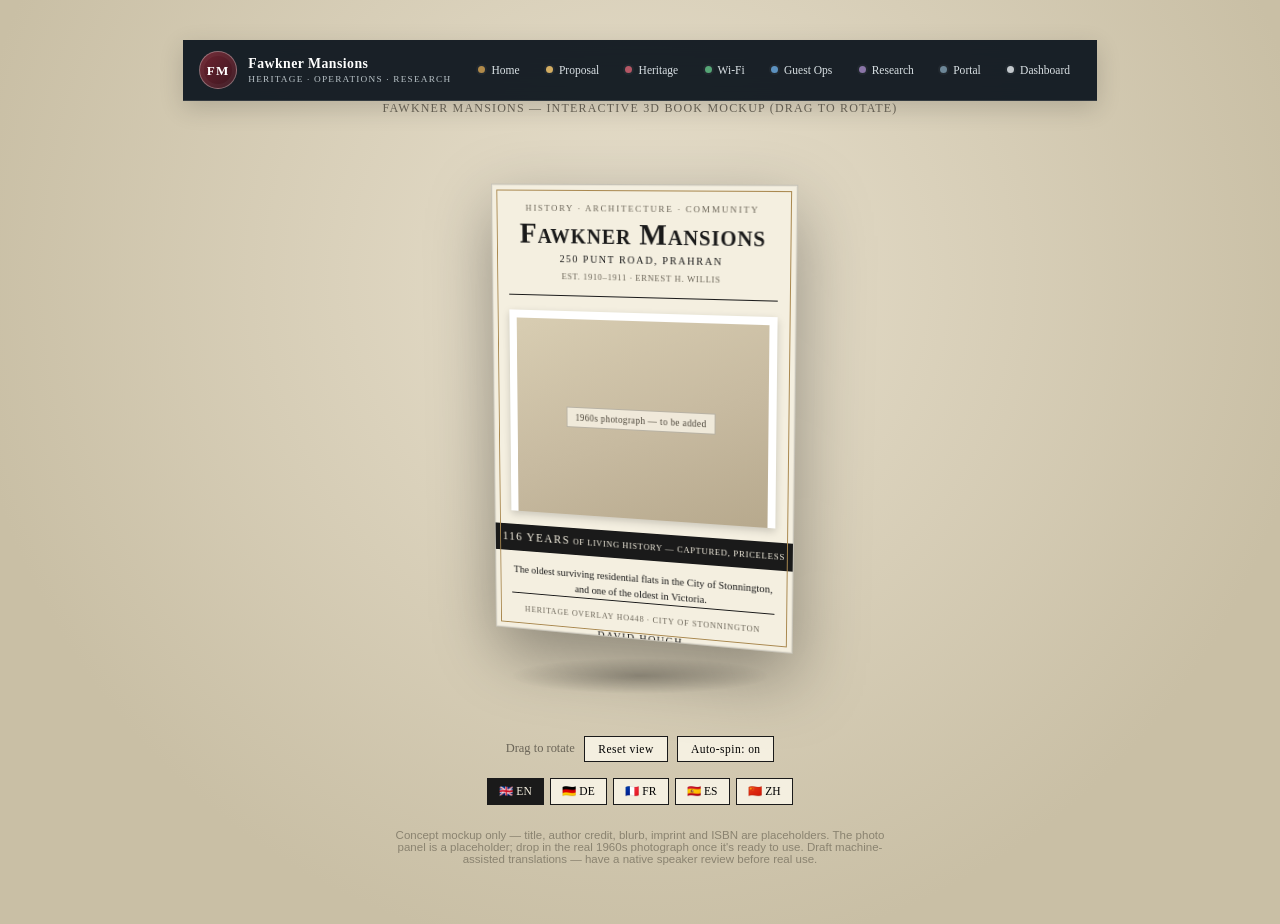
<file: docs/book-mockup-3d.html>
<!DOCTYPE html>
<html lang="en">
<head>
<meta charset="UTF-8">
<meta name="viewport" content="width=device-width, initial-scale=1.0">
<title>Fawkner Mansions — Interactive 3D Book Mockup</title>
<style>
  :root{
    --paper:#f4efe0;
    --ink:#1a1a1a;
    --rule:#1a1a1a;
    --muted:#6b6558;
    --page:#e9dfc4;
  }
  *{box-sizing:border-box;}
  body{
    margin:0;
    font-family: Georgia, 'Times New Roman', serif;
    background:
      radial-gradient(ellipse at 50% 30%, #e8e0cd, #c9bfa5 75%),
      repeating-linear-gradient(90deg, rgba(0,0,0,.02) 0 2px, transparent 2px 6px);
    color:var(--ink);
    padding:2.5rem 1.5rem 3rem;
    display:flex;
    flex-direction:column;
    align-items:center;
  }
  .page-title{
    text-align:center;
    font-size:.75rem;
    text-transform:uppercase;
    letter-spacing:.1em;
    color:var(--muted);
    margin-bottom:2.5rem;
  }

  .scene{
    width:520px;
    height:520px;
    max-width:90vw;
    perspective:1800px;
    display:flex;
    align-items:center;
    justify-content:center;
    cursor:grab;
    touch-action:none;
    -webkit-user-select:none;
    user-select:none;
  }
  .scene.dragging{cursor:grabbing;}

  .book{
    position:relative;
    width:320px;
    height:460px;
    transform-style:preserve-3d;
    filter:drop-shadow(0 25px 35px rgba(0,0,0,.35));
    will-change:transform;
  }
  .face{
    position:absolute;
    background:var(--paper);
    border:1px solid #00000030;
    box-shadow:0 0 0 1px rgba(0,0,0,.05) inset;
    overflow:hidden;
    backface-visibility:hidden;
    -webkit-backface-visibility:hidden;
  }

  .face-front, .face-back{
    width:320px; height:460px; top:0; left:0; padding:1.15rem 1.1rem;
    outline:1px solid #a9884f;
    outline-offset:-7px;
  }
  .face-front{ transform: translateZ(23px); display:flex; flex-direction:column; }
  .face-back{ transform: rotateY(180deg) translateZ(23px); display:flex; flex-direction:column; }

  .face-spine{
    width:46px; height:460px; top:0; left:137px;
    transform: rotateY(-90deg) translateZ(160px);
    background:
      repeating-linear-gradient(180deg, var(--paper), var(--paper) 3px, #e9dfc4 3px, #e9dfc4 4px);
    display:flex; align-items:center; justify-content:center;
    padding:1rem 0;
  }
  .headband{
    position:absolute;
    left:0; right:0;
    height:6px;
    background:repeating-linear-gradient(90deg, #a9884f, #a9884f 3px, #6b1f22 3px, #6b1f22 6px);
  }
  .headband.top{top:0;}
  .headband.bottom{bottom:0;}
  .face-pages{
    width:46px; height:460px; top:0; left:137px;
    transform: rotateY(90deg) translateZ(160px);
    background:
      repeating-linear-gradient(180deg, #fbf8f0, #fbf8f0 2px, #e3d8bd 2px, #e3d8bd 3px);
  }
  .face-top{
    width:320px; height:46px; top:207px; left:0;
    transform: rotateX(90deg) translateZ(230px);
    background:
      repeating-linear-gradient(90deg, #fbf8f0, #fbf8f0 2px, #e3d8bd 2px, #e3d8bd 3px);
  }
  .face-bottom{
    width:320px; height:46px; top:207px; left:0;
    transform: rotateX(-90deg) translateZ(230px);
    background: var(--page);
  }
  .locator-badge{
    display:flex;
    align-items:center;
    justify-content:center;
    gap:.4rem;
    margin-bottom:.5rem;
  }
  .locator-label{
    font-size:.5rem;
    letter-spacing:.08em;
    text-transform:uppercase;
    color:var(--muted);
    line-height:1.3;
  }

  .skyline-strip{
    margin:.7rem -1.1rem -1.15rem;
    background:var(--page);
    border-top:1px solid var(--rule);
  }
  .skyline-strip svg{display:block;width:100%;height:30px;}

  .scene-shadow{
    width:260px;
    height:36px;
    margin:0 auto;
    border-radius:50%;
    background:radial-gradient(ellipse, rgba(0,0,0,.28), rgba(0,0,0,0) 70%);
    transform:translateY(-18px);
  }

  .eyebrow{
    font-size:.58rem;
    letter-spacing:.2em;
    text-transform:uppercase;
    color:var(--muted);
    text-align:center;
  }
  .front-title{
    text-align:center;
    padding-bottom:.9rem;
    margin-bottom:.9rem;
    border-bottom:1px solid var(--rule);
  }
  .front-title h1{
    margin:.3rem 0;
    font-size:1.9rem;
    font-variant-caps: small-caps;
    letter-spacing:.03em;
    line-height:1;
  }
  .front-title .subtitle{
    font-size:.66rem;
    letter-spacing:.16em;
    text-transform:uppercase;
    margin-bottom:.4rem;
  }
  .front-title .facts{
    font-size:.56rem;
    letter-spacing:.08em;
    text-transform:uppercase;
    color:var(--muted);
  }

  .photo-mount{
    background:#fff;
    padding:8px 8px 0;
    box-shadow:0 3px 8px rgba(0,0,0,.18);
    margin-bottom:.9rem;
  }
  .photo-placeholder{
    width:100%;
    aspect-ratio:4/3;
    background:linear-gradient(160deg, #d8cdb2, #c7baa0 55%, #b7a98d);
    display:flex;
    align-items:center;
    justify-content:center;
    text-align:center;
    padding:.7rem;
  }
  .photo-placeholder span{
    font-size:.6rem;
    letter-spacing:.04em;
    color:#4a4438;
    background:rgba(244,239,224,.9);
    padding:.25rem .5rem;
    border:1px solid #4a443855;
  }

  .front-blurb{
    font-size:.68rem;
    line-height:1.5;
    text-align:center;
    margin:0 0 auto;
  }
  .front-footer{
    text-align:center;
    font-size:.54rem;
    letter-spacing:.1em;
    text-transform:uppercase;
    color:var(--muted);
    padding-top:.7rem;
    border-top:1px solid var(--rule);
  }
  .front-author{
    text-align:center;
    margin-top:.6rem;
    font-size:.68rem;
    letter-spacing:.14em;
    text-transform:uppercase;
  }

  .back-copy{
    font-size:.72rem;
    line-height:1.55;
    text-align:justify;
    margin:.5rem 0 1rem;
  }
  .back-badges{
    display:flex;
    justify-content:center;
    gap:.35rem;
    flex-wrap:wrap;
    margin-bottom:auto;
  }
  .back-badges span{
    font-size:.52rem;
    letter-spacing:.05em;
    text-transform:uppercase;
    border:1px solid var(--rule);
    padding:.15rem .45rem;
  }
  .back-footer{
    display:flex;
    justify-content:space-between;
    align-items:flex-end;
    border-top:1px solid var(--rule);
    padding-top:.6rem;
    font-size:.5rem;
    letter-spacing:.05em;
    text-transform:uppercase;
    color:var(--muted);
  }

  .obi-band{
    background:var(--ink);
    color:var(--paper);
    text-align:center;
    padding:.4rem .3rem;
    margin:0 -1.1rem .7rem;
    font-size:.56rem;
    letter-spacing:.08em;
    text-transform:uppercase;
    font-variant-caps: small-caps;
  }
  .obi-band .years{font-size:.78rem;letter-spacing:.12em;}

  .buy-cta{
    display:flex;
    align-items:center;
    justify-content:space-between;
    background:#FF9900;
    color:#111;
    padding:.4rem .6rem;
    margin-top:.6rem;
    font-family: Arial, sans-serif;
  }
  .buy-cta .label{font-size:.62rem;font-weight:bold;}
  .buy-cta .status{
    font-size:.48rem;
    text-transform:uppercase;
    letter-spacing:.04em;
    background:rgba(0,0,0,.15);
    padding:.1rem .35rem;
    border-radius:2px;
  }

  .spine-title{
    writing-mode:vertical-rl;
    font-variant-caps: small-caps;
    font-size:.85rem;
    letter-spacing:.06em;
  }

  .hint{
    margin-top:1.5rem;
    font-size:.78rem;
    color:var(--muted);
    display:flex;
    align-items:center;
    gap:.6rem;
  }
  .hint button{
    font-family:inherit;
    font-size:.72rem;
    letter-spacing:.04em;
    background:var(--paper);
    border:1px solid var(--rule);
    padding:.35rem .8rem;
    cursor:pointer;
  }
  .hint button:hover{background:#e9dfc4;}

  .caption{
    text-align:center;
    font-size:.72rem;
    color:#8a8370;
    margin-top:1.5rem;
    max-width:520px;
    font-family: Arial, sans-serif;
  }

  .lang-switch{
    display:flex;
    gap:.4rem;
    margin-top:1rem;
  }
  .lang-btn{
    font-family:inherit;
    font-size:.72rem;
    background:var(--paper);
    border:1px solid var(--rule);
    padding:.35rem .7rem;
    cursor:pointer;
  }
  .lang-btn.selected{background:var(--ink);color:var(--paper);}
  .lang-btn:hover:not(.selected){background:#e9dfc4;}
</style>

<link rel="stylesheet" href="../assets/fm-system.css">
<script src="../assets/fm-navigation.js" defer></script>
</head>
<body>

  <div class="page-title">Fawkner Mansions — interactive 3D book mockup (drag to rotate)</div>

  <div class="scene" id="scene">
    <div class="book" id="book">

      <div class="face face-front">
        <div class="eyebrow" id="t-eyebrow">History &middot; Architecture &middot; Community</div>
        <div class="front-title">
          <h1>Fawkner Mansions</h1>
          <div class="subtitle">250 Punt Road, Prahran</div>
          <div class="facts" id="t-facts">Est. 1910&ndash;1911 &middot; Ernest H. Willis</div>
        </div>
        <div class="photo-mount">
          <div class="photo-placeholder"><span>1960s photograph &mdash; to be added</span></div>
        </div>
        <div class="obi-band" id="t-obi"><span class="years" id="t-obi-years">116 years</span> <span id="t-obi-rest">of living history &mdash; captured, priceless</span></div>
        <p class="front-blurb" id="t-blurb">The oldest surviving residential flats in the
        City of Stonnington, and one of the oldest in Victoria.</p>
        <div class="front-footer" id="t-footer">Heritage Overlay HO448 &middot; City of Stonnington</div>
        <div class="front-author">David Hough</div>
        <div class="skyline-strip">
          <svg viewBox="0 0 320 40" preserveAspectRatio="none" role="img" aria-label="Melbourne skyline motif, decorative">
            <rect x="0" y="20" width="18" height="20" fill="#1a1a1a"/>
            <rect x="20" y="12" width="14" height="28" fill="#1a1a1a"/>
            <rect x="36" y="24" width="16" height="16" fill="#1a1a1a"/>
            <rect x="54" y="6" width="16" height="34" fill="#1a1a1a"/>
            <rect x="54" y="2" width="16" height="4" fill="#a9884f"/>
            <rect x="72" y="18" width="12" height="22" fill="#1a1a1a"/>
            <rect x="86" y="10" width="18" height="30" fill="#1a1a1a"/>
            <rect x="106" y="22" width="14" height="18" fill="#1a1a1a"/>
            <rect x="122" y="14" width="16" height="26" fill="#1a1a1a"/>
            <rect x="140" y="24" width="12" height="16" fill="#1a1a1a"/>
            <rect x="154" y="8" width="20" height="32" fill="#1a1a1a"/>
            <rect x="176" y="20" width="14" height="20" fill="#1a1a1a"/>
            <rect x="192" y="12" width="16" height="28" fill="#1a1a1a"/>
            <rect x="210" y="22" width="12" height="18" fill="#1a1a1a"/>
            <rect x="224" y="4" width="18" height="36" fill="#1a1a1a"/>
            <rect x="224" y="0" width="18" height="4" fill="#a9884f"/>
            <rect x="244" y="18" width="14" height="22" fill="#1a1a1a"/>
            <rect x="260" y="24" width="16" height="16" fill="#1a1a1a"/>
            <rect x="278" y="10" width="14" height="30" fill="#1a1a1a"/>
            <rect x="294" y="20" width="16" height="20" fill="#1a1a1a"/>
            <rect x="118" y="33" width="34" height="7" rx="1.5" fill="#1a1a1a"/>
            <circle cx="126" cy="40" r="2" fill="#1a1a1a"/>
            <circle cx="146" cy="40" r="2" fill="#1a1a1a"/>
          </svg>
        </div>
      </div>

      <div class="face face-back">
        <div class="locator-badge">
          <svg width="46" height="46" viewBox="0 0 46 46" role="img" aria-label="Locator motif, decorative">
            <circle cx="23" cy="23" r="21" fill="none" stroke="#1a1a1a" stroke-width="1"/>
            <circle cx="23" cy="23" r="13" fill="none" stroke="#1a1a1a" stroke-width="0.6"/>
            <circle cx="29" cy="18" r="2.6" fill="#6b1f22"/>
          </svg>
          <div class="locator-label">Melbourne<br>Prahran</div>
        </div>
        <div class="eyebrow">Fawkner Mansions</div>
        <p class="back-copy" id="t-back-copy">On the corner of Punt and Commercial roads in
        Prahran stands the oldest surviving block of flats in the City of
        Stonnington &mdash; and one of the oldest in Victoria. This book
        traces its Edwardian Free Classical architecture, a century of
        residents, and a present-day resident&rsquo;s own research and
        digital preservation of a building whose future is not guaranteed.</p>
        <div class="back-badges" id="t-badges">
          <span>Heritage Overlay HO448</span>
          <span>Local History</span>
          <span>Architecture</span>
        </div>
        <div class="buy-cta">
          <span class="label">Buy on Amazon</span>
          <span class="status">Coming soon</span>
        </div>
        <div class="back-footer">
          <div>Fawkner Mansions Press<br>fawknermansions.org (concept)</div>
          <div>ISBN placeholder</div>
        </div>
      </div>

      <div class="face face-spine">
        <div class="headband top"></div>
        <div class="spine-title">Fawkner Mansions</div>
        <div class="headband bottom"></div>
      </div>

      <div class="face face-pages"></div>
      <div class="face face-top"></div>
      <div class="face face-bottom"></div>

    </div>
  </div>

  <div class="scene-shadow"></div>

  <div class="hint">
    <span>Drag to rotate</span>
    <button id="reset-btn" type="button">Reset view</button>
    <button id="spin-btn" type="button">Auto-spin: on</button>
  </div>

  <div class="lang-switch" id="lang-switch">
    <button type="button" class="lang-btn selected" data-lang="en">&#127468;&#127463; EN</button>
    <button type="button" class="lang-btn" data-lang="de">&#127465;&#127466; DE</button>
    <button type="button" class="lang-btn" data-lang="fr">&#127467;&#127479; FR</button>
    <button type="button" class="lang-btn" data-lang="es">&#127466;&#127480; ES</button>
    <button type="button" class="lang-btn" data-lang="zh">&#127464;&#127475; ZH</button>
  </div>

  <p class="caption">Concept mockup only &mdash; title, author credit, blurb,
  imprint and ISBN are placeholders. The photo panel is a placeholder; drop
  in the real 1960s photograph once it's ready to use. Draft machine-assisted
  translations &mdash; have a native speaker review before real use.</p>

<script>
  (function(){
    var scene = document.getElementById("scene");
    var book = document.getElementById("book");
    var resetBtn = document.getElementById("reset-btn");
    var spinBtn = document.getElementById("spin-btn");

    var rotY = -25, rotX = -8;
    var dragging = false;
    var lastX = 0, lastY = 0;
    var autoSpin = true;

    function apply(){
      book.style.transform = "rotateX(" + rotX + "deg) rotateY(" + rotY + "deg)";
    }
    apply();

    function pointerDown(x, y){
      dragging = true;
      autoSpin = false;
      spinBtn.textContent = "Auto-spin: off";
      lastX = x; lastY = y;
      scene.classList.add("dragging");
    }
    function pointerMove(x, y){
      if(!dragging) return;
      var dx = x - lastX;
      var dy = y - lastY;
      rotY += dx * 0.4;
      rotX -= dy * 0.4;
      if(rotX > 25) rotX = 25;
      if(rotX < -25) rotX = -25;
      lastX = x; lastY = y;
      apply();
    }
    function pointerUp(){
      dragging = false;
      scene.classList.remove("dragging");
    }

    scene.addEventListener("mousedown", function(e){ pointerDown(e.clientX, e.clientY); });
    window.addEventListener("mousemove", function(e){ pointerMove(e.clientX, e.clientY); });
    window.addEventListener("mouseup", pointerUp);

    scene.addEventListener("touchstart", function(e){
      var t = e.touches[0];
      pointerDown(t.clientX, t.clientY);
    }, {passive:true});
    scene.addEventListener("touchmove", function(e){
      var t = e.touches[0];
      pointerMove(t.clientX, t.clientY);
    }, {passive:true});
    scene.addEventListener("touchend", pointerUp);

    resetBtn.addEventListener("click", function(){
      rotY = -25; rotX = -8;
      apply();
    });
    spinBtn.addEventListener("click", function(){
      autoSpin = !autoSpin;
      spinBtn.textContent = "Auto-spin: " + (autoSpin ? "on" : "off");
    });

    function tick(){
      if(autoSpin && !dragging){
        rotY += 0.15;
        apply();
      }
      requestAnimationFrame(tick);
    }
    requestAnimationFrame(tick);
  })();

  (function(){
    var translations = {
      en: {
        eyebrow: "History &middot; Architecture &middot; Community",
        facts: "Est. 1910&ndash;1911 &middot; Ernest H. Willis",
        obiYears: "116 years",
        obiRest: "of living history &mdash; captured, priceless",
        blurb: "The oldest surviving residential flats in the City of Stonnington, and one of the oldest in Victoria.",
        footer: "Heritage Overlay HO448 &middot; City of Stonnington",
        backCopy: "On the corner of Punt and Commercial roads in Prahran stands the oldest surviving block of flats in the City of Stonnington &mdash; and one of the oldest in Victoria. This book traces its Edwardian Free Classical architecture, a century of residents, and a present-day resident&rsquo;s own research and digital preservation of a building whose future is not guaranteed.",
        badges: ["Heritage Overlay HO448", "Local History", "Architecture"]
      },
      de: {
        eyebrow: "Geschichte &middot; Architektur &middot; Gemeinschaft",
        facts: "Erb. 1910&ndash;1911 &middot; Ernest H. Willis",
        obiYears: "116 Jahre",
        obiRest: "gelebte Geschichte &mdash; festgehalten, unbezahlbar",
        blurb: "Die &auml;lteste Wohnanlage der Stadt Stonnington &mdash; ein au&szlig;ergew&ouml;hnlich intaktes Beispiel edwardianischer Architektur.",
        footer: "Denkmalschutz-Overlay HO448 &middot; Stadt Stonnington",
        backCopy: "An der Ecke Punt Road und Commercial Road in Prahran steht die &auml;lteste erhaltene Wohnanlage der Stadt Stonnington &mdash; und eine der &auml;ltesten in Victoria. Dieses Buch zeichnet die edwardianische Free-Classical-Architektur, ein Jahrhundert von Bewohnern und die eigene Forschung und digitale Bewahrung eines Geb&auml;udes nach, dessen Zukunft nicht gesichert ist.",
        badges: ["Denkmalschutz-Overlay HO448", "Lokalgeschichte", "Architektur"]
      },
      fr: {
        eyebrow: "Histoire &middot; Architecture &middot; Communaut&eacute;",
        facts: "Construit en 1910&ndash;1911 &middot; Ernest H. Willis",
        obiYears: "116 ans",
        obiRest: "d&rsquo;histoire vivante &mdash; captur&eacute;s, inestimables",
        blurb: "Le plus ancien immeuble d&rsquo;appartements de la ville de Stonnington &mdash; un exemple remarquablement intact de l&rsquo;architecture &eacute;douardienne.",
        footer: "Zone de protection patrimoniale HO448 &middot; Ville de Stonnington",
        backCopy: "&Agrave; l&rsquo;angle de Punt Road et Commercial Road &agrave; Prahran se dresse le plus ancien immeuble d&rsquo;appartements de la ville de Stonnington &mdash; et l&rsquo;un des plus anciens de Victoria. Ce livre retrace son architecture &eacute;douardienne, un si&egrave;cle de r&eacute;sidents, et les recherches et la pr&eacute;servation num&eacute;rique men&eacute;es par un r&eacute;sident actuel d&rsquo;un b&acirc;timent dont l&rsquo;avenir n&rsquo;est pas garanti.",
        badges: ["Zone patrimoniale HO448", "Histoire locale", "Architecture"]
      },
      es: {
        eyebrow: "Historia &middot; Arquitectura &middot; Comunidad",
        facts: "Construido en 1910&ndash;1911 &middot; Ernest H. Willis",
        obiYears: "116 a&ntilde;os",
        obiRest: "de historia viva &mdash; capturada, invaluable",
        blurb: "El edificio de apartamentos m&aacute;s antiguo de la ciudad de Stonnington &mdash; un ejemplo excepcionalmente conservado de arquitectura eduardiana.",
        footer: "Superposici&oacute;n Patrimonial HO448 &middot; Ciudad de Stonnington",
        backCopy: "En la esquina de Punt Road y Commercial Road, en Prahran, se encuentra el edificio de apartamentos m&aacute;s antiguo de la ciudad de Stonnington &mdash; y uno de los m&aacute;s antiguos de Victoria. Este libro recorre su arquitectura eduardiana, un siglo de residentes, y la investigaci&oacute;n y preservaci&oacute;n digital realizadas por un residente actual de un edificio cuyo futuro no est&aacute; garantizado.",
        badges: ["Superposici&oacute;n Patrimonial HO448", "Historia Local", "Arquitectura"]
      },
      zh: {
        eyebrow: "&#21382;&#21490; &middot; &#24314;&#31569; &middot; &#31038;&#21306;",
        facts: "&#24314;&#20110;1910&ndash;1911&#24180; &middot; &#27431;&#20869;&#26031;&#29305;&middot;H&middot;&#23041;&#21033;&#26031;&#35774;&#35745;",
        obiYears: "116&#24180;",
        obiRest: "&#40092;&#27963;&#21382;&#21490; &mdash; &#23450;&#26684;&#26080;&#20215;",
        blurb: "&#26031;&#25176;&#23425;&#39030;&#24066;&#26368;&#21476;&#32769;&#30340;&#20844;&#23507;&#24314;&#31569;&mdash;&mdash;&#29233;&#24503;&#21326;&#26102;&#20195;&#24314;&#31569;&#20445;&#23384;&#23436;&#22909;&#30340;&#20856;&#33539;&#12290;",
        footer: "&#36951;&#20135;&#20445;&#25252;&#21306; HO448 &middot; &#26031;&#25176;&#23425;&#39030;&#24066;",
        backCopy: "&#22312;&#24222;&#20848;&#30340;&#24222;&#29305;&#36335;&#19982;&#21830;&#19994;&#36335;&#36335;&#21475;&#65292;&#31449;&#31435;&#30528;&#26031;&#25176;&#23425;&#39030;&#24066;&#26368;&#21476;&#32769;&#30340;&#20844;&#23507;&#24314;&#31569;&mdash;&mdash;&#20063;&#26159;&#32500;&#22810;&#21033;&#20122;&#24030;&#26368;&#21476;&#32769;&#30340;&#20844;&#23507;&#20043;&#19968;&#12290;&#26412;&#20070;&#36861;&#28034;&#20102;&#20854;&#29233;&#24503;&#21326;&#24314;&#31569;&#39118;&#26684;&#12289;&#19968;&#20010;&#19990;&#32426;&#30340;&#23621;&#27665;&#65292;&#20197;&#21450;&#19968;&#20301;&#29616;&#20219;&#23621;&#27665;&#23545;&#36825;&#26016;&#26410;&#26469;&#24460;&#26410;&#21487;&#30693;&#30340;&#24314;&#31569;&#25152;&#20570;&#30340;&#30740;&#31350;&#19982;&#25968;&#23383;&#20445;&#23384;&#12290;",
        badges: ["&#36951;&#20135;&#20445;&#25252;&#21306; HO448", "&#22320;&#26041;&#21382;&#21490;", "&#24314;&#31569;"]
      }
    };

    function applyLang(lang){
      var t = translations[lang];
      document.getElementById("t-eyebrow").innerHTML = t.eyebrow;
      document.getElementById("t-facts").innerHTML = t.facts;
      document.getElementById("t-obi-years").innerHTML = t.obiYears;
      document.getElementById("t-obi-rest").innerHTML = t.obiRest;
      document.getElementById("t-blurb").innerHTML = t.blurb;
      document.getElementById("t-footer").innerHTML = t.footer;
      document.getElementById("t-back-copy").innerHTML = t.backCopy;
      var badgeSpans = document.querySelectorAll("#t-badges span");
      t.badges.forEach(function(text, i){
        if(badgeSpans[i]) badgeSpans[i].innerHTML = text;
      });
    }

    document.querySelectorAll(".lang-btn").forEach(function(btn){
      btn.addEventListener("click", function(){
        document.querySelectorAll(".lang-btn").forEach(function(b){ b.classList.remove("selected"); });
        btn.classList.add("selected");
        applyLang(btn.getAttribute("data-lang"));
      });
    });
  })();
</script>

</body>
</html>
</file>
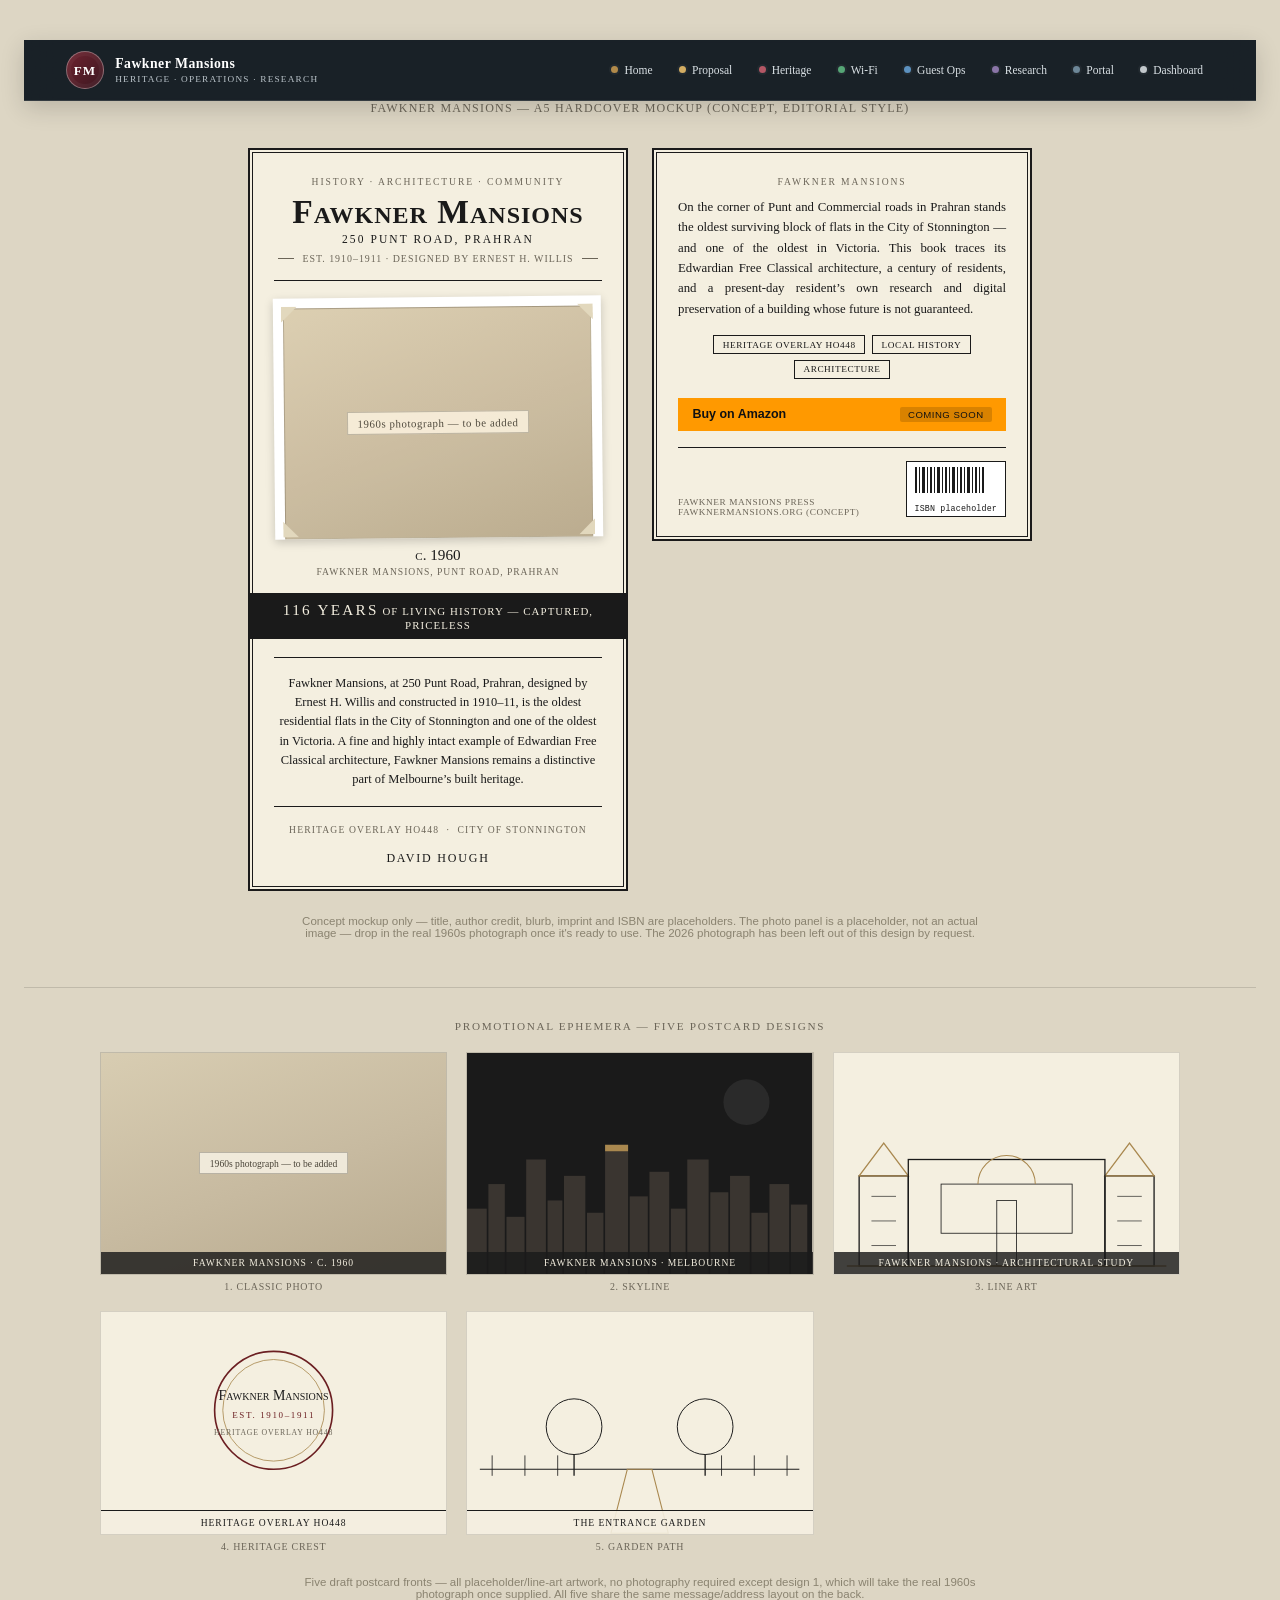
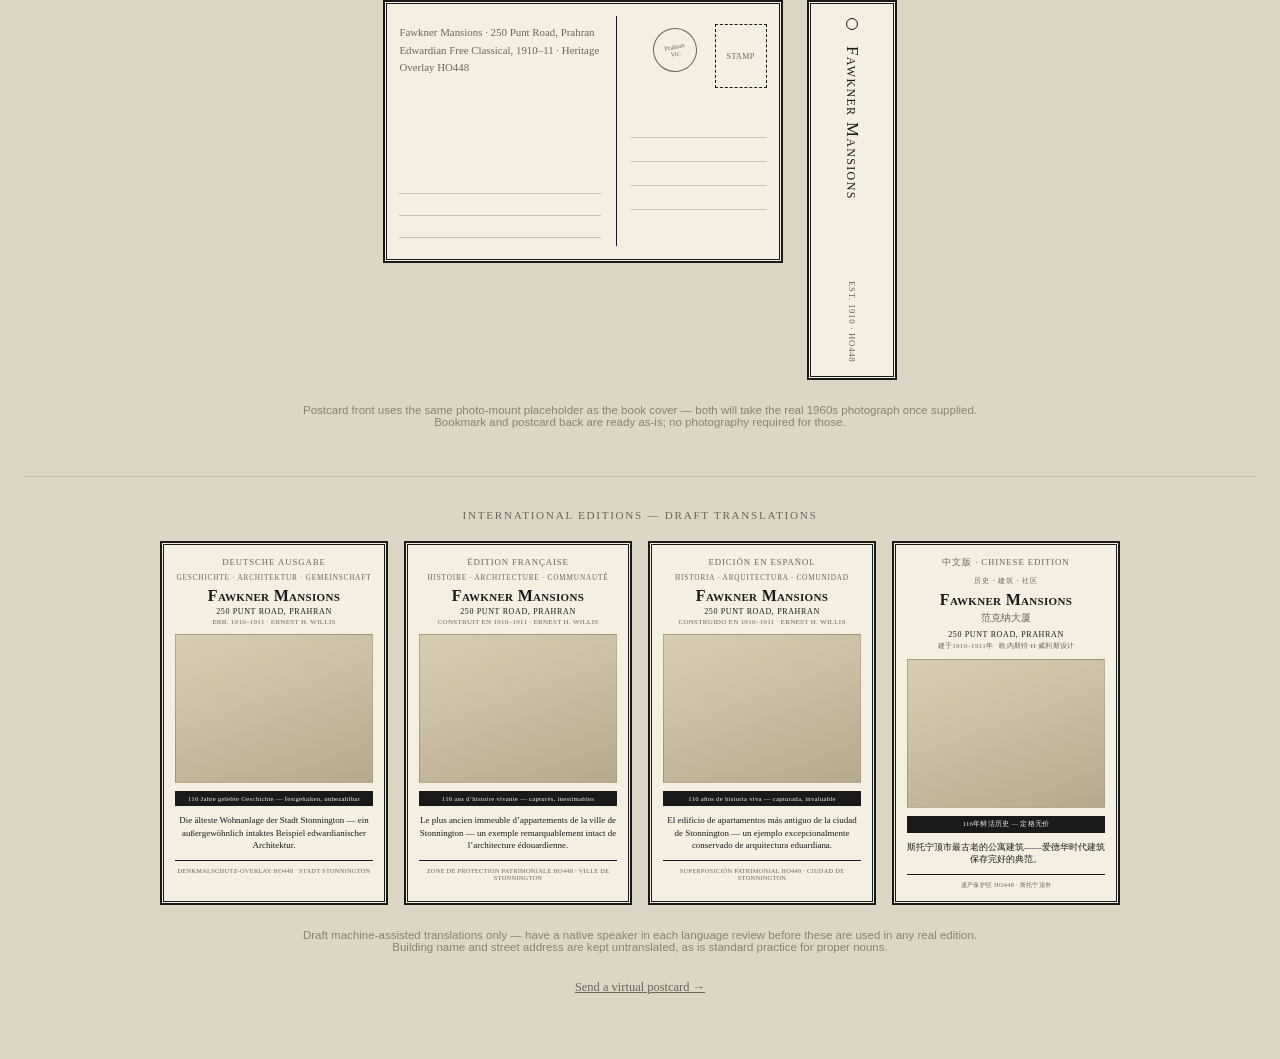
<file: docs/book-mockup.html>
<!DOCTYPE html>
<html lang="en">
<head>
<meta charset="UTF-8">
<meta name="viewport" content="width=device-width, initial-scale=1.0">
<title>Fawkner Mansions — Book Cover Mockup</title>
<style>
  :root{
    --paper:#f4efe0;
    --ink:#1a1a1a;
    --rule:#1a1a1a;
    --muted:#6b6558;
    --placeholder-bg:#e6ded0;
  }
  *{box-sizing:border-box;}
  body{
    margin:0;
    font-family: Georgia, 'Times New Roman', serif;
    background:#ddd6c4;
    color:var(--ink);
    padding:2.5rem 1.5rem 4rem;
  }
  .page-title{
    text-align:center;
    font-size:.75rem;
    text-transform:uppercase;
    letter-spacing:.1em;
    color:var(--muted);
    margin-bottom:2rem;
  }
  .row{
    display:flex;
    justify-content:center;
    gap:1.5rem;
    flex-wrap:wrap;
    align-items:flex-start;
  }

  .cover{
    width:380px;
    background:var(--paper);
    border:2px solid var(--rule);
    outline:1px solid var(--rule);
    outline-offset:-5px;
    padding:1.6rem 1.5rem 1.4rem;
  }
  .masthead{
    text-align:center;
    padding-bottom:1rem;
    margin-bottom:1rem;
    border-bottom:1px solid var(--rule);
  }
  .masthead .eyebrow{
    font-size:.6rem;
    letter-spacing:.2em;
    text-transform:uppercase;
    color:var(--muted);
    margin-bottom:.5rem;
  }
  .masthead h1{
    margin:0 0 .3rem;
    font-size:2.1rem;
    font-variant-caps: small-caps;
    letter-spacing:.03em;
    line-height:1;
  }
  .masthead .subtitle{
    font-size:.72rem;
    letter-spacing:.18em;
    text-transform:uppercase;
    margin-bottom:.5rem;
  }
  .masthead .facts{
    font-size:.62rem;
    letter-spacing:.1em;
    text-transform:uppercase;
    color:var(--muted);
    display:flex;
    align-items:center;
    justify-content:center;
    gap:.5rem;
  }
  .masthead .facts .dash{width:16px;height:1px;background:var(--muted);}

  .photo-block{margin-bottom:1rem;}
  .photo-mount{
    background:#fff;
    padding:10px 10px 0;
    box-shadow:0 3px 10px rgba(0,0,0,.18);
    transform:rotate(-0.6deg);
    position:relative;
  }
  .photo-mount::before, .photo-mount::after,
  .photo-mount .corner-b::before, .photo-mount .corner-b::after{
    content:"";
    position:absolute;
    width:16px;height:16px;
    background:#e2d8bd;
    clip-path:polygon(0 0, 100% 0, 0 100%);
    z-index:2;
  }
  .photo-mount::before{top:8px;left:8px;}
  .photo-mount::after{top:8px;right:8px;transform:rotate(90deg);}
  .photo-mount .corner-b{position:absolute;inset:0;}
  .photo-mount .corner-b::before{bottom:2px;left:8px;top:auto;transform:rotate(-90deg);}
  .photo-mount .corner-b::after{bottom:2px;right:8px;top:auto;transform:rotate(180deg);}
  .photo-placeholder{
    width:100%;
    aspect-ratio:4/3;
    background:
      linear-gradient(160deg, #d8cdb2, #c7baa0 55%, #b7a98d);
    border:1px solid #00000022;
    display:flex;
    align-items:center;
    justify-content:center;
    text-align:center;
    padding:1rem;
    filter:sepia(.15) contrast(.95);
  }
  .photo-placeholder span{
    font-family: Georgia, serif;
    font-size:.68rem;
    letter-spacing:.05em;
    color:#4a4438;
    background:rgba(244,239,224,.9);
    padding:.3rem .6rem;
    border:1px solid #4a443855;
  }
  .photo-caption{
    text-align:center;
    margin-top:.5rem;
  }
  .photo-caption .year{
    font-size:.95rem;
    font-variant-caps: small-caps;
  }
  .photo-caption .loc{
    font-size:.6rem;
    letter-spacing:.1em;
    text-transform:uppercase;
    color:var(--muted);
    margin-top:.1rem;
  }

  .blurb{
    font-size:.78rem;
    line-height:1.55;
    text-align:center;
    margin:1.1rem 0;
    padding:1rem 0;
    border-top:1px solid var(--rule);
    border-bottom:1px solid var(--rule);
  }

  .cover-footer{
    text-align:center;
    font-size:.6rem;
    letter-spacing:.12em;
    text-transform:uppercase;
    color:var(--muted);
  }
  .cover-footer .dot{margin:0 .4em;}

  .author-line{
    text-align:center;
    margin-top:1rem;
    font-size:.75rem;
    letter-spacing:.15em;
    text-transform:uppercase;
  }

  .back-cover{
    width:380px;
    background:var(--paper);
    border:2px solid var(--rule);
    outline:1px solid var(--rule);
    outline-offset:-5px;
    padding:1.6rem 1.5rem 1.4rem;
    display:flex;
    flex-direction:column;
  }
  .back-cover .eyebrow{
    font-size:.6rem;
    letter-spacing:.2em;
    text-transform:uppercase;
    color:var(--muted);
    text-align:center;
    margin-bottom:.6rem;
  }
  .back-cover p.copy{
    font-size:.8rem;
    line-height:1.6;
    text-align:justify;
    margin:0 0 1rem;
  }
  .back-cover .badge-row{
    display:flex;
    justify-content:center;
    gap:.4rem;
    flex-wrap:wrap;
    margin-bottom:1.2rem;
  }
  .back-cover .badge{
    font-size:.58rem;
    letter-spacing:.06em;
    text-transform:uppercase;
    border:1px solid var(--rule);
    padding:.2rem .55rem;
  }
  .back-cover .spacer{flex:1;}
  .buy-cta{
    display:flex;
    align-items:center;
    justify-content:space-between;
    background:#FF9900;
    color:#111;
    padding:.55rem .9rem;
    margin-bottom:1rem;
    font-family: Arial, sans-serif;
  }
  .buy-cta .label{font-size:.78rem;font-weight:bold;}
  .buy-cta .status{
    font-size:.6rem;
    text-transform:uppercase;
    letter-spacing:.05em;
    background:rgba(0,0,0,.15);
    padding:.15rem .5rem;
    border-radius:2px;
  }
  .back-cover .footer-row{
    display:flex;
    justify-content:space-between;
    align-items:flex-end;
    border-top:1px solid var(--rule);
    padding-top:.8rem;
  }
  .back-cover .imprint{font-size:.58rem;letter-spacing:.06em;color:var(--muted);text-transform:uppercase;}
  .barcode{
    background:#fff;
    padding:.35rem .5rem .2rem;
    border:1px solid var(--rule);
  }
  .barcode svg{display:block;}
  .barcode .isbn{
    font-size:.52rem;
    text-align:center;
    letter-spacing:.02em;
    margin-top:.15rem;
    font-family:'Courier New', monospace;
  }

  .caption{
    text-align:center;
    font-size:.72rem;
    color:#8a8370;
    margin-top:1.5rem;
    max-width:700px;
    margin-left:auto;
    margin-right:auto;
    font-family: Arial, sans-serif;
  }

  .section-label{
    text-align:center;
    font-size:.7rem;
    text-transform:uppercase;
    letter-spacing:.15em;
    color:var(--muted);
    margin:3rem 0 1.25rem;
    padding-top:2rem;
    border-top:1px solid #00000022;
  }

  .obi-band{
    background:var(--ink);
    color:var(--paper);
    text-align:center;
    padding:.5rem .5rem;
    margin:0 -1.5rem 1rem;
    font-size:.68rem;
    letter-spacing:.1em;
    text-transform:uppercase;
    font-variant-caps: small-caps;
  }
  .obi-band .years{
    font-size:.95rem;
    letter-spacing:.15em;
  }

  .mini-cover-grid{
    display:grid;
    grid-template-columns:repeat(4, 1fr);
    gap:1rem;
    max-width:960px;
    margin:0 auto;
  }
  .mini-cover{
    background:var(--paper);
    border:2px solid var(--rule);
    outline:1px solid var(--rule);
    outline-offset:-4px;
    padding:.9rem .8rem .8rem;
  }
  .mini-cover .lang-tag{
    font-size:.55rem;
    letter-spacing:.1em;
    text-transform:uppercase;
    color:var(--muted);
    text-align:center;
    margin-bottom:.4rem;
  }
  .mini-cover .eyebrow{
    font-size:.45rem;
    letter-spacing:.12em;
    text-transform:uppercase;
    color:var(--muted);
    text-align:center;
    margin-bottom:.3rem;
  }
  .mini-cover h3{
    margin:0 0 .15rem;
    font-size:1rem;
    font-variant-caps: small-caps;
    text-align:center;
    letter-spacing:.02em;
  }
  .mini-cover .cjk-gloss{
    text-align:center;
    font-size:.62rem;
    color:var(--muted);
    margin-bottom:.3rem;
  }
  .mini-cover .subtitle{
    text-align:center;
    font-size:.5rem;
    letter-spacing:.08em;
    text-transform:uppercase;
    margin-bottom:.15rem;
  }
  .mini-cover .facts{
    text-align:center;
    font-size:.44rem;
    letter-spacing:.04em;
    text-transform:uppercase;
    color:var(--muted);
    margin-bottom:.5rem;
  }
  .mini-cover .mini-photo{
    aspect-ratio:4/3;
    background:linear-gradient(160deg, #d8cdb2, #c7baa0 55%, #b7a98d);
    border:1px solid #00000022;
    margin-bottom:.5rem;
  }
  .mini-cover .mini-obi{
    background:var(--ink);
    color:var(--paper);
    text-align:center;
    font-size:.42rem;
    letter-spacing:.04em;
    padding:.25rem .2rem;
    margin-bottom:.5rem;
  }
  .mini-cover p.mini-blurb{
    font-size:.56rem;
    line-height:1.4;
    text-align:center;
    margin:0 0 .5rem;
  }
  .mini-cover .mini-footer{
    text-align:center;
    font-size:.4rem;
    letter-spacing:.04em;
    text-transform:uppercase;
    color:var(--muted);
    padding-top:.4rem;
    border-top:1px solid var(--rule);
  }

  .postcard{
    width:400px;
    background:var(--paper);
    border:2px solid var(--rule);
    outline:1px solid var(--rule);
    outline-offset:-4px;
    padding:.9rem;
  }
  .postcard-front .photo-placeholder{aspect-ratio:14/9;position:relative;}
  .postcard-front .title-band{
    position:absolute;
    left:0;right:0;bottom:0;
    background:rgba(26,26,26,.82);
    color:#f4efe0;
    text-align:center;
    font-size:.68rem;
    letter-spacing:.12em;
    text-transform:uppercase;
    padding:.4rem 0;
  }

  .postcard-gallery{
    display:grid;
    grid-template-columns:repeat(auto-fit, minmax(260px, 1fr));
    gap:1.2rem;
    max-width:1080px;
    margin:0 auto 1.5rem;
  }
  .pc-art{
    aspect-ratio:14/9;
    position:relative;
    border:1px solid #00000022;
    overflow:hidden;
  }
  .pc-art svg{width:100%;height:100%;display:block;}
  .pc-art .title-band{
    position:absolute;
    left:0;right:0;bottom:0;
    background:rgba(26,26,26,.82);
    color:#f4efe0;
    text-align:center;
    font-size:.6rem;
    letter-spacing:.1em;
    text-transform:uppercase;
    padding:.35rem 0;
  }
  .pc-art.crest .title-band, .pc-art.garden .title-band{
    background:rgba(244,239,224,.9);
    color:var(--ink);
    border-top:1px solid var(--rule);
  }
  .pc-caption{
    text-align:center;
    font-size:.62rem;
    letter-spacing:.08em;
    text-transform:uppercase;
    color:var(--muted);
    margin-top:.4rem;
  }

  .postcard-back{
    display:flex;
    height:230px;
  }
  .postcard-back .msg-side{
    flex:1;
    padding:.5rem .9rem .5rem 0;
    border-right:1px solid var(--rule);
    display:flex;
    flex-direction:column;
  }
  .postcard-back .msg-side .note{
    font-size:.68rem;
    line-height:1.6;
    color:var(--muted);
    margin-bottom:auto;
  }
  .postcard-back .msg-side .rule-line{
    border-bottom:1px solid #00000030;
    height:1.4em;
  }
  .postcard-back .addr-side{
    width:150px;
    padding:.5rem 0 .5rem .9rem;
    position:relative;
  }
  .postcard-back .stamp-box{
    width:52px;height:64px;
    border:1px dashed var(--rule);
    margin-left:auto;
    display:flex;
    align-items:center;
    justify-content:center;
    font-size:.5rem;
    letter-spacing:.05em;
    text-transform:uppercase;
    color:var(--muted);
    text-align:center;
  }
  .postcard-back .postmark{
    width:44px;height:44px;
    border:1px solid var(--muted);
    border-radius:50%;
    position:absolute;
    top:12px;
    right:70px;
    display:flex;
    align-items:center;
    justify-content:center;
    font-size:.4rem;
    text-align:center;
    color:var(--muted);
    transform:rotate(-12deg);
    line-height:1.15;
  }
  .postcard-back .addr-lines{margin-top:1.6rem;}
  .postcard-back .addr-lines div{
    border-bottom:1px solid #00000030;
    height:1.5em;
  }

  .bookmark{
    width:90px;
    height:380px;
    background:var(--paper);
    border:2px solid var(--rule);
    outline:1px solid var(--rule);
    outline-offset:-4px;
    display:flex;
    flex-direction:column;
    align-items:center;
    padding:1rem .5rem;
  }
  .bookmark .hole{
    width:12px;height:12px;
    border:1px solid var(--rule);
    border-radius:50%;
    margin-bottom:1rem;
    flex-shrink:0;
  }
  .bookmark .vtitle{
    writing-mode:vertical-rl;
    font-variant-caps: small-caps;
    font-size:1.05rem;
    letter-spacing:.08em;
    flex:1;
  }
  .bookmark .vfoot{
    writing-mode:vertical-rl;
    font-size:.55rem;
    letter-spacing:.08em;
    text-transform:uppercase;
    color:var(--muted);
    margin-top:1rem;
  }

  .print-bar{
    text-align:center;
    margin:1.5rem 0 0;
  }
  .print-bar button{
    font-family:inherit;
    font-size:.78rem;
    letter-spacing:.04em;
    background:var(--paper);
    border:1px solid var(--rule);
    padding:.5rem 1.1rem;
    cursor:pointer;
  }
  .print-bar button:hover{background:#e9dfc4;}

  @media print{
    body{background:#fff;padding:0;}
    .page-title, .section-label, .caption, .print-bar,
    .row:first-of-type, .bookmark, .send-postcard-link, .mini-cover-grid,
    .postcard-gallery{
      display:none !important;
    }
    .row{gap:0;justify-content:flex-start;}
    .postcard{
      width:6in;
      height:4in;
      border:2px solid #000;
      outline:none;
      box-shadow:none;
      page-break-after:always;
      margin:0;
    }
    .postcard-back{height:auto;}
    .photo-mount{box-shadow:none;}
  }
</style>

<link rel="stylesheet" href="../assets/fm-system.css">
<script src="../assets/fm-navigation.js" defer></script>
</head>
<body>

  <div class="page-title">Fawkner Mansions — A5 hardcover mockup (concept, editorial style)</div>

  <div class="row">

    <div class="cover">
      <div class="masthead">
        <div class="eyebrow">History &middot; Architecture &middot; Community</div>
        <h1>Fawkner Mansions</h1>
        <div class="subtitle">250 Punt Road, Prahran</div>
        <div class="facts">
          <span class="dash"></span>
          <span>Est. 1910&ndash;1911 &middot; Designed by Ernest H. Willis</span>
          <span class="dash"></span>
        </div>
      </div>

      <div class="photo-block">
        <div class="photo-mount">
          <div class="corner-b"></div>
          <div class="photo-placeholder">
            <span>1960s photograph &mdash; to be added</span>
          </div>
        </div>
        <div class="photo-caption">
          <div class="year">c. 1960</div>
          <div class="loc">Fawkner Mansions, Punt Road, Prahran</div>
        </div>
      </div>

      <div class="obi-band"><span class="years">116 years</span> of living history &mdash; captured, priceless</div>

      <p class="blurb">Fawkner Mansions, at 250 Punt Road, Prahran, designed
      by Ernest H. Willis and constructed in 1910&ndash;11, is the oldest
      residential flats in the City of Stonnington and one of the oldest in
      Victoria. A fine and highly intact example of Edwardian Free Classical
      architecture, Fawkner Mansions remains a distinctive part of
      Melbourne&rsquo;s built heritage.</p>

      <div class="cover-footer">
        Heritage Overlay HO448 <span class="dot">&middot;</span> City of Stonnington
      </div>
      <div class="author-line">David Hough</div>
    </div>

    <div class="back-cover">
      <div class="eyebrow">Fawkner Mansions</div>
      <p class="copy">On the corner of Punt and Commercial roads in Prahran
      stands the oldest surviving block of flats in the City of Stonnington
      &mdash; and one of the oldest in Victoria. This book traces its
      Edwardian Free Classical architecture, a century of residents, and a
      present-day resident&rsquo;s own research and digital preservation of
      a building whose future is not guaranteed.</p>
      <div class="badge-row">
        <span class="badge">Heritage Overlay HO448</span>
        <span class="badge">Local History</span>
        <span class="badge">Architecture</span>
      </div>
      <div class="spacer"></div>
      <div class="buy-cta">
        <span class="label">Buy on Amazon</span>
        <span class="status">Coming soon</span>
      </div>
      <div class="footer-row">
        <div class="imprint">Fawkner Mansions Press<br>fawknermansions.org (concept)</div>
        <div class="barcode">
          <svg width="70" height="34" viewBox="0 0 70 34">
            <rect x="0" y="0" width="2" height="26" fill="#1a1a1a"/>
            <rect x="4" y="0" width="1" height="26" fill="#1a1a1a"/>
            <rect x="7" y="0" width="3" height="26" fill="#1a1a1a"/>
            <rect x="12" y="0" width="1" height="26" fill="#1a1a1a"/>
            <rect x="15" y="0" width="2" height="26" fill="#1a1a1a"/>
            <rect x="19" y="0" width="1" height="26" fill="#1a1a1a"/>
            <rect x="22" y="0" width="3" height="26" fill="#1a1a1a"/>
            <rect x="27" y="0" width="1" height="26" fill="#1a1a1a"/>
            <rect x="30" y="0" width="2" height="26" fill="#1a1a1a"/>
            <rect x="34" y="0" width="1" height="26" fill="#1a1a1a"/>
            <rect x="37" y="0" width="3" height="26" fill="#1a1a1a"/>
            <rect x="42" y="0" width="1" height="26" fill="#1a1a1a"/>
            <rect x="45" y="0" width="2" height="26" fill="#1a1a1a"/>
            <rect x="49" y="0" width="1" height="26" fill="#1a1a1a"/>
            <rect x="52" y="0" width="3" height="26" fill="#1a1a1a"/>
            <rect x="57" y="0" width="1" height="26" fill="#1a1a1a"/>
            <rect x="60" y="0" width="2" height="26" fill="#1a1a1a"/>
            <rect x="64" y="0" width="1" height="26" fill="#1a1a1a"/>
            <rect x="67" y="0" width="2" height="26" fill="#1a1a1a"/>
          </svg>
          <div class="isbn">ISBN placeholder</div>
        </div>
      </div>
    </div>

  </div>

  <p class="caption">Concept mockup only &mdash; title, author credit, blurb,
  imprint and ISBN are placeholders. The photo panel is a placeholder, not an
  actual image &mdash; drop in the real 1960s photograph once it's ready to
  use. The 2026 photograph has been left out of this design by request.</p>

  <div class="section-label">Promotional ephemera &mdash; five postcard designs</div>

  <div class="postcard-gallery">

    <div>
      <div class="pc-art classic">
        <div style="width:100%;height:100%;background:linear-gradient(160deg,#d8cdb2,#c7baa0 55%,#b7a98d);display:flex;align-items:center;justify-content:center;">
          <span style="font-size:.6rem;background:rgba(244,239,224,.9);padding:.3rem .6rem;border:1px solid #4a443855;color:#4a4438;">1960s photograph &mdash; to be added</span>
        </div>
        <div class="title-band">Fawkner Mansions &middot; c. 1960</div>
      </div>
      <div class="pc-caption">1. Classic photo</div>
    </div>

    <div>
      <div class="pc-art skyline">
        <svg viewBox="0 0 420 270" preserveAspectRatio="none">
          <rect width="420" height="270" fill="#1a1a1a"/>
          <circle cx="340" cy="60" r="28" fill="#2a2a2a"/>
          <g fill="#3a3530">
            <rect x="0" y="190" width="24" height="80"/>
            <rect x="26" y="160" width="20" height="110"/>
            <rect x="48" y="200" width="22" height="70"/>
            <rect x="72" y="130" width="24" height="140"/>
            <rect x="98" y="180" width="18" height="90"/>
            <rect x="118" y="150" width="26" height="120"/>
            <rect x="146" y="195" width="20" height="75"/>
            <rect x="168" y="120" width="28" height="150"/>
            <rect x="168" y="112" width="28" height="8" fill="#a9884f"/>
            <rect x="198" y="175" width="22" height="95"/>
            <rect x="222" y="145" width="24" height="125"/>
            <rect x="248" y="190" width="18" height="80"/>
            <rect x="268" y="130" width="26" height="140"/>
            <rect x="296" y="170" width="22" height="100"/>
            <rect x="320" y="150" width="24" height="120"/>
            <rect x="346" y="195" width="20" height="75"/>
            <rect x="368" y="160" width="24" height="110"/>
            <rect x="394" y="185" width="20" height="85"/>
          </g>
        </svg>
        <div class="title-band">Fawkner Mansions &middot; Melbourne</div>
      </div>
      <div class="pc-caption">2. Skyline</div>
    </div>

    <div>
      <div class="pc-art lineart" style="background:#f4efe0;">
        <svg viewBox="0 0 420 270">
          <rect x="30" y="150" width="60" height="110" fill="none" stroke="#1a1a1a" stroke-width="1.6"/>
          <polygon points="30,150 60,110 90,150" fill="none" stroke="#a9884f" stroke-width="1.6"/>
          <rect x="330" y="150" width="60" height="110" fill="none" stroke="#1a1a1a" stroke-width="1.6"/>
          <polygon points="330,150 360,110 390,150" fill="none" stroke="#a9884f" stroke-width="1.6"/>
          <rect x="90" y="130" width="240" height="130" fill="none" stroke="#1a1a1a" stroke-width="1.6"/>
          <rect x="130" y="160" width="160" height="60" fill="none" stroke="#1a1a1a" stroke-width="1"/>
          <path d="M175 160 a35 35 0 0 1 70 0" fill="none" stroke="#a9884f" stroke-width="1.3"/>
          <rect x="198" y="180" width="24" height="80" fill="none" stroke="#1a1a1a" stroke-width="1"/>
          <line x1="45" y1="175" x2="75" y2="175" stroke="#1a1a1a" stroke-width="0.8"/>
          <line x1="45" y1="205" x2="75" y2="205" stroke="#1a1a1a" stroke-width="0.8"/>
          <line x1="45" y1="235" x2="75" y2="235" stroke="#1a1a1a" stroke-width="0.8"/>
          <line x1="345" y1="175" x2="375" y2="175" stroke="#1a1a1a" stroke-width="0.8"/>
          <line x1="345" y1="205" x2="375" y2="205" stroke="#1a1a1a" stroke-width="0.8"/>
          <line x1="345" y1="235" x2="375" y2="235" stroke="#1a1a1a" stroke-width="0.8"/>
          <line x1="15" y1="260" x2="405" y2="260" stroke="#a9884f" stroke-width="1.6"/>
        </svg>
        <div class="title-band">Fawkner Mansions &middot; Architectural Study</div>
      </div>
      <div class="pc-caption">3. Line art</div>
    </div>

    <div>
      <div class="pc-art crest" style="background:#f4efe0;">
        <svg viewBox="0 0 420 270">
          <circle cx="210" cy="120" r="72" fill="none" stroke="#6b1f22" stroke-width="2"/>
          <circle cx="210" cy="120" r="62" fill="none" stroke="#a9884f" stroke-width="1"/>
          <text x="210" y="108" text-anchor="middle" font-family="Georgia,serif" font-size="17" fill="#1a1a1a" style="font-variant-caps:small-caps;">Fawkner Mansions</text>
          <text x="210" y="130" text-anchor="middle" font-family="Georgia,serif" font-size="11" fill="#6b1f22" letter-spacing="2">EST. 1910&ndash;1911</text>
          <text x="210" y="150" text-anchor="middle" font-family="Georgia,serif" font-size="9.5" fill="#6b6558" letter-spacing="1">HERITAGE OVERLAY HO448</text>
        </svg>
        <div class="title-band">Heritage Overlay HO448</div>
      </div>
      <div class="pc-caption">4. Heritage crest</div>
    </div>

    <div>
      <div class="pc-art garden" style="background:#f4efe0;">
        <svg viewBox="0 0 420 270">
          <line x1="15" y1="192" x2="405" y2="192" stroke="#1a1a1a" stroke-width="1.4"/>
          <g stroke="#1a1a1a" stroke-width="1">
            <line x1="30" y1="175" x2="30" y2="200"/>
            <line x1="70" y1="175" x2="70" y2="200"/>
            <line x1="110" y1="175" x2="110" y2="200"/>
            <line x1="310" y1="175" x2="310" y2="200"/>
            <line x1="350" y1="175" x2="350" y2="200"/>
            <line x1="390" y1="175" x2="390" y2="200"/>
          </g>
          <polygon points="175,270 245,270 225,192 195,192" fill="none" stroke="#a9884f" stroke-width="1.3"/>
          <circle cx="130" cy="140" r="34" fill="none" stroke="#1a1a1a" stroke-width="1.2"/>
          <line x1="130" y1="174" x2="130" y2="200" stroke="#1a1a1a" stroke-width="1.6"/>
          <circle cx="290" cy="140" r="34" fill="none" stroke="#1a1a1a" stroke-width="1.2"/>
          <line x1="290" y1="174" x2="290" y2="200" stroke="#1a1a1a" stroke-width="1.6"/>
        </svg>
        <div class="title-band">The Entrance Garden</div>
      </div>
      <div class="pc-caption">5. Garden path</div>
    </div>

  </div>

  <div class="caption">Five draft postcard fronts &mdash; all placeholder/line-art
  artwork, no photography required except design 1, which will take the real
  1960s photograph once supplied. All five share the same message/address
  layout on the back.</div>

  <div class="row">
    <div class="postcard">
      <div class="postcard-back">
        <div class="msg-side">
          <div class="note">Fawkner Mansions &middot; 250 Punt Road, Prahran<br>
          Edwardian Free Classical, 1910&ndash;11 &middot; Heritage Overlay HO448</div>
          <div class="rule-line"></div>
          <div class="rule-line"></div>
          <div class="rule-line"></div>
        </div>
        <div class="addr-side">
          <div class="stamp-box">Stamp</div>
          <div class="postmark">Prahran<br>Vic.</div>
          <div class="addr-lines">
            <div></div>
            <div></div>
            <div></div>
            <div></div>
          </div>
        </div>
      </div>
    </div>

    <div class="bookmark">
      <div class="hole"></div>
      <div class="vtitle">Fawkner Mansions</div>
      <div class="vfoot">Est. 1910 &middot; HO448</div>
    </div>
  </div>

  <p class="caption">Postcard front uses the same photo-mount placeholder as
  the book cover &mdash; both will take the real 1960s photograph once
  supplied. Bookmark and postcard back are ready as-is; no photography
  required for those.</p>

  <div class="section-label">International editions &mdash; draft translations</div>

  <div class="mini-cover-grid">

    <div class="mini-cover">
      <div class="lang-tag">Deutsche Ausgabe</div>
      <div class="eyebrow">Geschichte &middot; Architektur &middot; Gemeinschaft</div>
      <h3>Fawkner Mansions</h3>
      <div class="subtitle">250 Punt Road, Prahran</div>
      <div class="facts">Erb. 1910&ndash;1911 &middot; Ernest H. Willis</div>
      <div class="mini-photo"></div>
      <div class="mini-obi">116 Jahre gelebte Geschichte &mdash; festgehalten, unbezahlbar</div>
      <p class="mini-blurb">Die &auml;lteste Wohnanlage der Stadt Stonnington
      &mdash; ein au&szlig;ergew&ouml;hnlich intaktes Beispiel edwardianischer
      Architektur.</p>
      <div class="mini-footer">Denkmalschutz-Overlay HO448 &middot; Stadt Stonnington</div>
    </div>

    <div class="mini-cover">
      <div class="lang-tag">&Eacute;dition fran&ccedil;aise</div>
      <div class="eyebrow">Histoire &middot; Architecture &middot; Communaut&eacute;</div>
      <h3>Fawkner Mansions</h3>
      <div class="subtitle">250 Punt Road, Prahran</div>
      <div class="facts">Construit en 1910&ndash;1911 &middot; Ernest H. Willis</div>
      <div class="mini-photo"></div>
      <div class="mini-obi">116 ans d&rsquo;histoire vivante &mdash; captur&eacute;s, inestimables</div>
      <p class="mini-blurb">Le plus ancien immeuble d&rsquo;appartements de la
      ville de Stonnington &mdash; un exemple remarquablement intact de
      l&rsquo;architecture &eacute;douardienne.</p>
      <div class="mini-footer">Zone de protection patrimoniale HO448 &middot; Ville de Stonnington</div>
    </div>

    <div class="mini-cover">
      <div class="lang-tag">Edici&oacute;n en espa&ntilde;ol</div>
      <div class="eyebrow">Historia &middot; Arquitectura &middot; Comunidad</div>
      <h3>Fawkner Mansions</h3>
      <div class="subtitle">250 Punt Road, Prahran</div>
      <div class="facts">Construido en 1910&ndash;1911 &middot; Ernest H. Willis</div>
      <div class="mini-photo"></div>
      <div class="mini-obi">116 a&ntilde;os de historia viva &mdash; capturada, invaluable</div>
      <p class="mini-blurb">El edificio de apartamentos m&aacute;s antiguo de
      la ciudad de Stonnington &mdash; un ejemplo excepcionalmente conservado
      de arquitectura eduardiana.</p>
      <div class="mini-footer">Superposici&oacute;n Patrimonial HO448 &middot; Ciudad de Stonnington</div>
    </div>

    <div class="mini-cover">
      <div class="lang-tag">&#20013;&#25991;&#29256; &middot; Chinese Edition</div>
      <div class="eyebrow">&#21382;&#21490; &middot; &#24314;&#31569; &middot; &#31038;&#21306;</div>
      <h3>Fawkner Mansions</h3>
      <div class="cjk-gloss">&#33539;&#20811;&#32435;&#22823;&#21414;</div>
      <div class="subtitle">250 Punt Road, Prahran</div>
      <div class="facts">&#24314;&#20110;1910&ndash;1911&#24180; &middot; &#27431;&#20869;&#26031;&#29305;&middot;H&middot;&#23041;&#21033;&#26031;&#35774;&#35745;</div>
      <div class="mini-photo"></div>
      <div class="mini-obi">116&#24180;&#40092;&#27963;&#21382;&#21490; &mdash; &#23450;&#26684;&#26080;&#20215;</div>
      <p class="mini-blurb">&#26031;&#25176;&#23425;&#39030;&#24066;&#26368;&#21476;&#32769;&#30340;&#20844;&#23507;&#24314;&#31569;&mdash;&mdash;&#29233;&#24503;&#21326;&#26102;&#20195;&#24314;&#31569;&#20445;&#23384;&#23436;&#22909;&#30340;&#20856;&#33539;&#12290;</p>
      <div class="mini-footer">&#36951;&#20135;&#20445;&#25252;&#21306; HO448 &middot; &#26031;&#25176;&#23425;&#39030;&#24066;</div>
    </div>

  </div>

  <p class="caption">Draft machine-assisted translations only &mdash; have a
  native speaker in each language review before these are used in any real
  edition. Building name and street address are kept untranslated, as is
  standard practice for proper nouns.</p>

  <div class="print-bar">
    <span class="send-postcard-link">
      <a href="send-postcard.html" style="color:var(--muted);font-size:.78rem;">Send a virtual postcard &rarr;</a>
    </span>
  </div>
  <script>
    if(location.hash === "#print"){
      window.addEventListener("load", function(){ window.print(); });
    }
  </script>

</body>
</html>
</file>
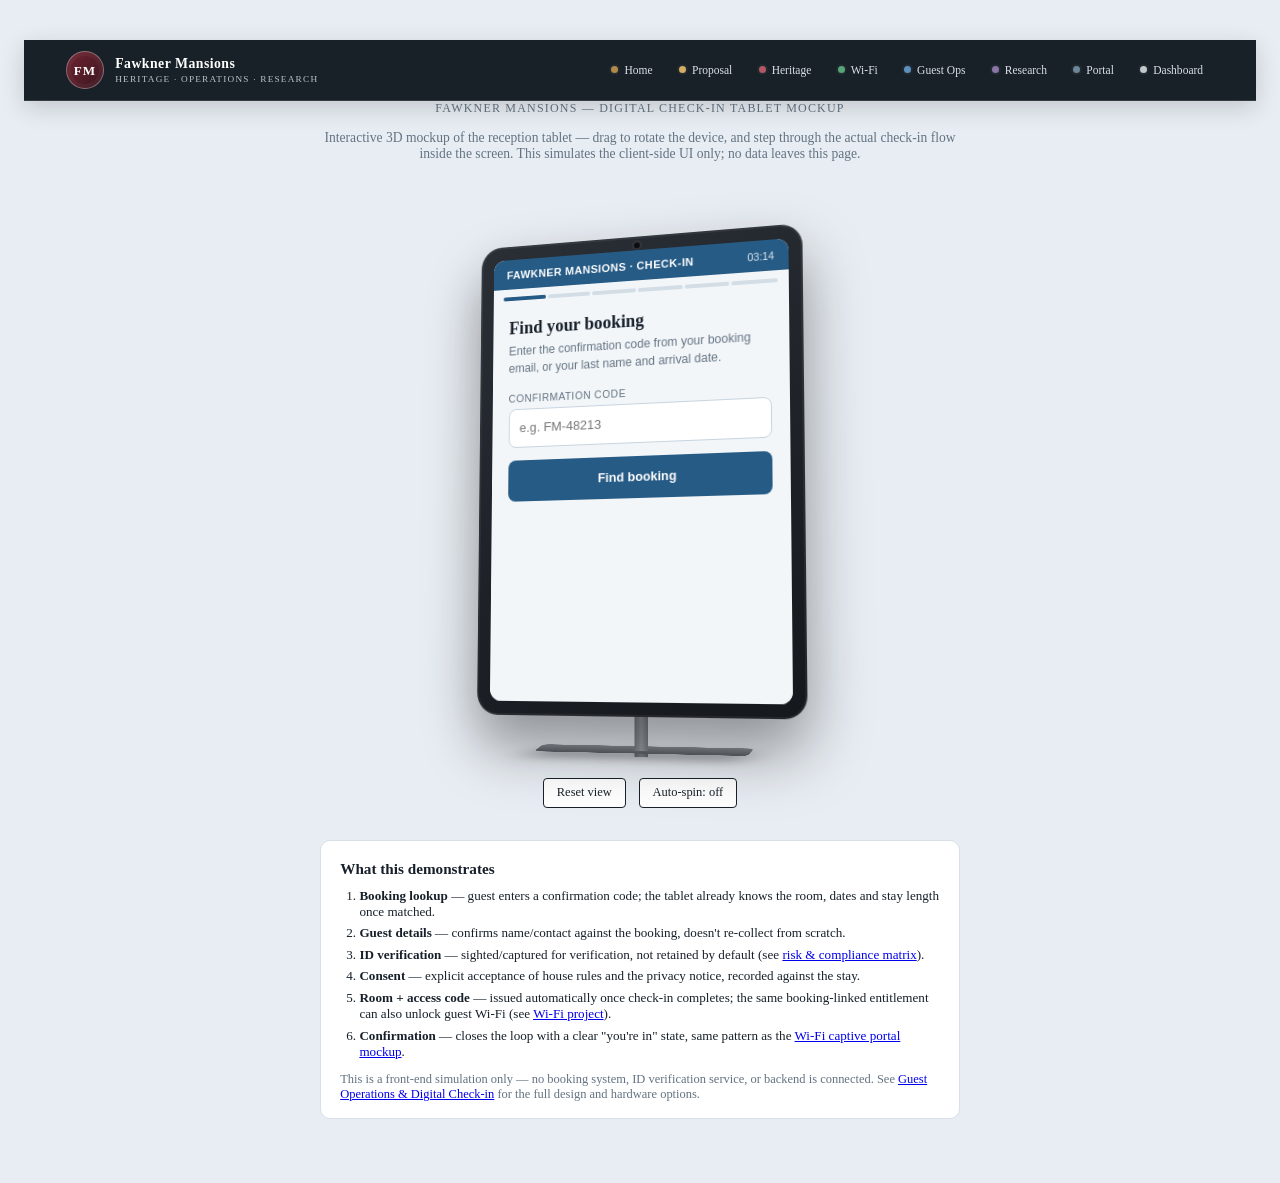
<file: docs/checkin-mockup.html>
<!doctype html><html lang="en"><head><meta charset="utf-8"><meta name="viewport" content="width=device-width,initial-scale=1"><meta name="robots" content="noindex,nofollow">
<title>Fawkner Mansions — Digital Check‑in Tablet Mockup</title>
<style>
:root{--ink:#17202a;--blue:#265b86;--blue2:#3e7cb1;--paper:#fff;--page:#e8edf3;--muted:#637382;--green:#2c7048;--red:#8b2430;--amber:#a06b00}
*{box-sizing:border-box}
body{margin:0;background:var(--page);color:var(--ink);font-family:Georgia,'Times New Roman',serif;padding:2.5rem 1.5rem 4rem;}
.page-title{text-align:center;font-size:.75rem;text-transform:uppercase;letter-spacing:.1em;color:var(--muted);margin-bottom:.4rem;}
.page-sub{text-align:center;font-size:.85rem;color:var(--muted);margin-bottom:2rem;max-width:640px;margin-left:auto;margin-right:auto;}

.scene{
  width:100%;
  max-width:640px;
  margin:0 auto 1.5rem;
  perspective:1600px;
  height:560px;
  display:flex;
  align-items:center;
  justify-content:center;
}
.rig{
  position:relative;
  width:340px;
  height:480px;
  transform-style:preserve-3d;
  transition:transform .1s ease-out;
  cursor:grab;
}
.rig.dragging{cursor:grabbing;transition:none;}

/* Countertop stand (Beelta-style) */
.stand-base{
  position:absolute;
  bottom:-46px;left:50%;
  width:220px;height:26px;
  margin-left:-110px;
  background:linear-gradient(180deg,#8a8f96,#5c6167);
  border-radius:6px;
  transform:translateZ(-8px) rotateX(78deg);
  box-shadow:0 18px 30px rgba(0,0,0,.35);
}
.stand-arm{
  position:absolute;
  bottom:-40px;left:50%;
  width:14px;height:56px;
  margin-left:-7px;
  background:linear-gradient(90deg,#7a7f86,#9ba0a6,#7a7f86);
  transform:translateZ(-4px);
}

/* Tablet body */
.tablet{
  position:absolute;
  inset:0;
  border-radius:22px;
  background:linear-gradient(155deg,#2a2f36,#15181d);
  box-shadow:0 30px 60px rgba(0,0,0,.4), inset 0 0 0 2px rgba(255,255,255,.06);
  transform:translateZ(10px);
  padding:14px;
}
.tablet .cam{
  position:absolute;
  top:6px;left:50%;
  width:6px;height:6px;
  margin-left:-3px;
  border-radius:50%;
  background:#0a0c0f;
  box-shadow:0 0 0 2px rgba(255,255,255,.05);
}
.screen{
  width:100%;height:100%;
  border-radius:12px;
  background:#fff;
  overflow:hidden;
  position:relative;
  display:flex;
  flex-direction:column;
}

/* Screen chrome */
.screen-bar{
  background:var(--blue);
  color:#fff;
  padding:.6rem .9rem;
  font-family:Inter,-apple-system,sans-serif;
  display:flex;
  align-items:center;
  justify-content:space-between;
}
.screen-bar .brand{font-size:.72rem;font-weight:700;letter-spacing:.04em;text-transform:uppercase;}
.screen-bar .clock{font-size:.68rem;opacity:.85;}
.step-track{
  display:flex;
  gap:2px;
  padding:.5rem .7rem 0;
  background:#f3f6f9;
}
.step-track .dot{flex:1;height:4px;border-radius:2px;background:#d3dde5;}
.step-track .dot.done{background:var(--blue2);}
.step-track .dot.current{background:var(--blue);}

.screen-body{
  flex:1;
  overflow-y:auto;
  padding:1rem 1.1rem 1.2rem;
  font-family:Inter,-apple-system,sans-serif;
  background:#f3f6f9;
}
.step{display:none;}
.step.active{display:block;animation:fadein .25s ease;}
@keyframes fadein{from{opacity:0;transform:translateY(6px)}to{opacity:1;transform:none}}

.step h2{font-family:Georgia,serif;font-size:1.15rem;margin:.2rem 0 .3rem;color:var(--ink);}
.step .lede{font-size:.78rem;color:var(--muted);margin:0 0 1rem;line-height:1.4;}

.field{margin-bottom:.8rem;}
.field label{display:block;font-size:.68rem;text-transform:uppercase;letter-spacing:.05em;color:var(--muted);margin-bottom:.3rem;}
.field input, .field select{
  width:100%;min-height:40px;border:1px solid #c7d4df;border-radius:8px;
  padding:0 .7rem;font:inherit;font-size:.85rem;background:#fff;
}

.booking-card{
  background:#fff;border:1px solid #d7e0e8;border-radius:10px;padding:.8rem .9rem;margin-bottom:1rem;
  display:none;
}
.booking-card.show{display:block;}
.booking-card .row{display:flex;justify-content:space-between;font-size:.78rem;padding:.2rem 0;border-bottom:1px solid #eef2f5;}
.booking-card .row:last-child{border-bottom:none;}
.booking-card .row b{color:var(--ink);}

.id-upload{
  border:2px dashed #b7c6d3;border-radius:10px;padding:1.4rem 1rem;text-align:center;
  background:#fff;cursor:pointer;font-size:.8rem;color:var(--muted);
}
.id-upload.captured{border-style:solid;border-color:var(--green);background:#eaf6ef;color:var(--green);}
.id-upload .icon{font-size:1.6rem;display:block;margin-bottom:.4rem;}

.consent-row{display:flex;gap:.6rem;align-items:flex-start;background:#fff;border:1px solid #d7e0e8;border-radius:10px;padding:.7rem .8rem;margin-bottom:.6rem;font-size:.78rem;line-height:1.4;}
.consent-row input{margin-top:.15rem;flex:0 0 auto;}

.code-reveal{
  text-align:center;background:#fff;border:1px solid #d7e0e8;border-radius:12px;padding:1.2rem 1rem;margin-bottom:1rem;
}
.code-reveal .room{font-size:.68rem;text-transform:uppercase;letter-spacing:.08em;color:var(--muted);}
.code-reveal .num{font:700 2.2rem/1 Georgia,serif;color:var(--blue);margin:.4rem 0;letter-spacing:.04em;}
.code-reveal .valid{font-size:.72rem;color:var(--muted);}

.success-tick{
  width:56px;height:56px;border-radius:50%;background:#eaf6ef;color:var(--green);
  display:flex;align-items:center;justify-content:center;font-size:1.6rem;margin:.4rem auto 1rem;
  border:1px solid #bfe4cd;
}

.btn-row{display:flex;gap:.5rem;margin-top:.3rem;}
.btn{
  flex:1;min-height:42px;border:none;border-radius:8px;font:600 .82rem Inter,sans-serif;cursor:pointer;
  background:var(--blue);color:#fff;
}
.btn.secondary{background:#e2e9ef;color:var(--ink);}
.btn:disabled{opacity:.4;cursor:not-allowed;}
.btn.ghost{background:transparent;border:1px solid #c7d4df;color:var(--muted);}

.staff-note{
  font-size:.7rem;color:var(--muted);background:#fff8e6;border-left:3px solid var(--amber);
  padding:.5rem .7rem;border-radius:4px;margin-top:.8rem;line-height:1.4;
}

.controls{text-align:center;margin-top:.5rem;font-size:.85rem;color:var(--muted);}
.controls button{
  border:1px solid var(--ink);background:#fff;color:var(--ink);padding:.4rem .8rem;margin:0 .3rem;
  border-radius:4px;cursor:pointer;font:inherit;font-size:.78rem;
}
.controls button:hover{background:#eef2f5;}

.caption{max-width:640px;margin:1.5rem auto 0;font-size:.8rem;color:var(--muted);text-align:center;line-height:1.6;}
.legend{max-width:640px;margin:2rem auto 0;background:#fff;border:1px solid #d7e0e8;border-radius:10px;padding:1rem 1.2rem;font-size:.82rem;}
.legend h3{margin:.2rem 0 .6rem;font-size:.95rem;}
.legend ol{margin:0;padding-left:1.2rem;}
.legend li{margin-bottom:.35rem;}
</style>

<link rel="stylesheet" href="../assets/fm-system.css">
<script src="../assets/fm-navigation.js" defer></script>
</head>
<body>

<div class="page-title">Fawkner Mansions — Digital Check‑in Tablet Mockup</div>
<p class="page-sub">Interactive 3D mockup of the reception tablet — drag to rotate the device, and step through the actual check‑in flow inside the screen. This simulates the client-side UI only; no data leaves this page.</p>

<div class="scene" id="scene">
  <div class="rig" id="rig">
    <div class="stand-base"></div>
    <div class="stand-arm"></div>
    <div class="tablet">
      <div class="cam"></div>
      <div class="screen">
        <div class="screen-bar">
          <span class="brand">Fawkner Mansions · Check‑in</span>
          <span class="clock" id="clock">10:24</span>
        </div>
        <div class="step-track" id="stepTrack"></div>

        <div class="screen-body">

          <!-- Step 1: Booking lookup -->
          <div class="step active" data-step="1">
            <h2>Find your booking</h2>
            <p class="lede">Enter the confirmation code from your booking email, or your last name and arrival date.</p>
            <div class="field"><label for="confCode">Confirmation code</label><input id="confCode" placeholder="e.g. FM-48213" autocomplete="off"></div>
            <div class="booking-card" id="bookingCard">
              <div class="row"><span>Guest</span><b id="bcGuest">—</b></div>
              <div class="row"><span>Stay dates</span><b id="bcDates">—</b></div>
              <div class="row"><span>Room type</span><b id="bcRoom">—</b></div>
            </div>
            <div class="btn-row"><button class="btn" id="lookupBtn">Find booking</button></div>
          </div>

          <!-- Step 2: Guest details -->
          <div class="step" data-step="2">
            <h2>Confirm your details</h2>
            <p class="lede">This information is matched against your booking. Correct anything that's changed.</p>
            <div class="field"><label for="fullName">Full name</label><input id="fullName" placeholder="As it appears on your ID"></div>
            <div class="field"><label for="mobile">Mobile number</label><input id="mobile" placeholder="For check‑out and access-code delivery"></div>
            <div class="field"><label for="arrival">Expected arrival time</label><input id="arrival" type="time" value="15:00"></div>
            <div class="btn-row"><button class="btn secondary" data-back>Back</button><button class="btn" data-next>Continue</button></div>
          </div>

          <!-- Step 3: ID verification -->
          <div class="step" data-step="3">
            <h2>Verify identity</h2>
            <p class="lede">Sight of photo ID is requested to confirm your details. The image is used for verification only and is not retained by default.</p>
            <div class="id-upload" id="idUpload">
              <span class="icon">🪪</span>
              <span id="idUploadText">Tap to capture or upload photo ID</span>
            </div>
            <div class="staff-note">Verify → discard by default. Only the verification result and a transaction reference are kept, per the project's data-minimisation design.</div>
            <div class="btn-row"><button class="btn secondary" data-back>Back</button><button class="btn" id="idNextBtn" data-next disabled>Continue</button></div>
          </div>

          <!-- Step 4: Consent -->
          <div class="step" data-step="4">
            <h2>House rules &amp; privacy</h2>
            <p class="lede">Please review and accept before we issue your room access.</p>
            <label class="consent-row"><input type="checkbox" class="consentBox"><span>I agree to the <a href="#">house rules</a> and understand this is shared budget accommodation, not a hostel.</span></label>
            <label class="consent-row"><input type="checkbox" class="consentBox"><span>I've read the <a href="#">privacy notice</a> and understand how my stay record is stored and for how long.</span></label>
            <div class="btn-row"><button class="btn secondary" data-back>Back</button><button class="btn" id="consentNextBtn" data-next disabled>Accept &amp; continue</button></div>
          </div>

          <!-- Step 5: Room + access code -->
          <div class="step" data-step="5">
            <h2>You're checked in</h2>
            <p class="lede">Your room and door code are ready. This code is unique to your booking and stay dates.</p>
            <div class="code-reveal">
              <div class="room">Room</div>
              <div class="num" id="roomNum">L2‑R05</div>
              <div class="room" style="margin-top:.6rem;">Door code</div>
              <div class="num" id="doorCode">7042</div>
              <div class="valid">Valid for your entire stay · also sent by SMS</div>
            </div>
            <div class="btn-row"><button class="btn secondary" data-back>Back</button><button class="btn" data-next>Finish</button></div>
          </div>

          <!-- Step 6: Success -->
          <div class="step" data-step="6">
            <div class="success-tick">✓</div>
            <h2 style="text-align:center;">Welcome to Fawkner Mansions</h2>
            <p class="lede" style="text-align:center;">Your stay record has been created. Guest Wi‑Fi can be added any time from your room — just look for "Mansion WiFi".</p>
            <div class="btn-row"><button class="btn ghost" id="restartBtn">Start over (demo)</button></div>
          </div>

        </div>
      </div>
    </div>
  </div>
</div>

<div class="controls">
  <button type="button" id="resetView">Reset view</button>
  <button type="button" id="autoSpinBtn">Auto-spin: off</button>
</div>

<div class="legend">
  <h3>What this demonstrates</h3>
  <ol>
    <li><strong>Booking lookup</strong> — guest enters a confirmation code; the tablet already knows the room, dates and stay length once matched.</li>
    <li><strong>Guest details</strong> — confirms name/contact against the booking, doesn't re-collect from scratch.</li>
    <li><strong>ID verification</strong> — sighted/captured for verification, not retained by default (see <a href="../admin/guest-operations.html#risks">risk &amp; compliance matrix</a>).</li>
    <li><strong>Consent</strong> — explicit acceptance of house rules and the privacy notice, recorded against the stay.</li>
    <li><strong>Room + access code</strong> — issued automatically once check-in completes; the same booking-linked entitlement can also unlock guest Wi‑Fi (see <a href="../admin/wifi-project.html">Wi‑Fi project</a>).</li>
    <li><strong>Confirmation</strong> — closes the loop with a clear "you're in" state, same pattern as the <a href="../wifi-portal/index.html">Wi‑Fi captive portal mockup</a>.</li>
  </ol>
  <p style="margin-bottom:0;color:var(--muted);font-size:.78rem;">This is a front-end simulation only — no booking system, ID verification service, or backend is connected. See <a href="../admin/guest-operations.html">Guest Operations &amp; Digital Check‑in</a> for the full design and hardware options.</p>
</div>

<script>
(function(){
  // ---- 3D drag-to-rotate rig (same mechanic as the book mockup) ----
  var scene = document.getElementById("scene");
  var rig = document.getElementById("rig");
  var resetBtn = document.getElementById("resetView");
  var spinBtn = document.getElementById("autoSpinBtn");

  var rotY = -18, rotX = 6;
  var dragging = false, lastX = 0, lastY = 0, autoSpin = false;

  function apply(){ rig.style.transform = "rotateX(" + rotX + "deg) rotateY(" + rotY + "deg)"; }
  apply();

  function pointerDown(x,y){ dragging = true; autoSpin = false; spinBtn.textContent = "Auto-spin: off"; lastX = x; lastY = y; rig.classList.add("dragging"); }
  function pointerMove(x,y){
    if(!dragging) return;
    var dx = x - lastX, dy = y - lastY;
    rotY += dx * 0.4; rotX -= dy * 0.3;
    rotX = Math.max(-40, Math.min(40, rotX));
    lastX = x; lastY = y; apply();
  }
  function pointerUp(){ dragging = false; rig.classList.remove("dragging"); }

  scene.addEventListener("mousedown", function(e){ pointerDown(e.clientX, e.clientY); });
  window.addEventListener("mousemove", function(e){ pointerMove(e.clientX, e.clientY); });
  window.addEventListener("mouseup", pointerUp);
  scene.addEventListener("touchstart", function(e){ var t=e.touches[0]; pointerDown(t.clientX, t.clientY); }, {passive:true});
  scene.addEventListener("touchmove", function(e){ var t=e.touches[0]; pointerMove(t.clientX, t.clientY); }, {passive:true});
  scene.addEventListener("touchend", pointerUp);

  resetBtn.addEventListener("click", function(){ rotY = -18; rotX = 6; apply(); });
  spinBtn.addEventListener("click", function(){ autoSpin = !autoSpin; spinBtn.textContent = "Auto-spin: " + (autoSpin?"on":"off"); });
  function tick(){ if(autoSpin && !dragging){ rotY += 0.1; apply(); } requestAnimationFrame(tick); }
  requestAnimationFrame(tick);

  // ---- Clock ----
  function updateClock(){
    var d = new Date();
    document.getElementById("clock").textContent = d.getHours().toString().padStart(2,"0") + ":" + d.getMinutes().toString().padStart(2,"0");
  }
  updateClock(); setInterval(updateClock, 30000);

  // ---- Step flow ----
  var TOTAL_STEPS = 6;
  var current = 1;
  var track = document.getElementById("stepTrack");
  for(var i=0;i<TOTAL_STEPS;i++){ var dot=document.createElement("div"); dot.className="dot"; track.appendChild(dot); }

  function renderTrack(){
    var dots = track.querySelectorAll(".dot");
    dots.forEach(function(d,i){
      d.classList.remove("done","current");
      if(i+1 < current) d.classList.add("done");
      else if(i+1 === current) d.classList.add("current");
    });
  }

  function goTo(step){
    current = step;
    document.querySelectorAll(".step").forEach(function(s){ s.classList.toggle("active", +s.dataset.step === step); });
    renderTrack();
  }
  renderTrack();

  document.querySelectorAll("[data-next]").forEach(function(b){ b.addEventListener("click", function(){ if(!b.disabled) goTo(current+1); }); });
  document.querySelectorAll("[data-back]").forEach(function(b){ b.addEventListener("click", function(){ goTo(current-1); }); });

  // Step 1: booking lookup
  document.getElementById("lookupBtn").addEventListener("click", function(){
    var code = document.getElementById("confCode").value.trim();
    if(!code) return;
    document.getElementById("bcGuest").textContent = "Guest of Fawkner Mansions";
    document.getElementById("bcDates").textContent = "3 nights, from today";
    document.getElementById("bcRoom").textContent = "Standard room, L2";
    document.getElementById("bookingCard").classList.add("show");
    setTimeout(function(){ goTo(2); }, 500);
  });

  // Step 3: ID capture (simulated)
  var idUpload = document.getElementById("idUpload");
  var idNextBtn = document.getElementById("idNextBtn");
  idUpload.addEventListener("click", function(){
    idUpload.classList.add("captured");
    document.getElementById("idUploadText").textContent = "ID sighted — verification recorded";
    idNextBtn.disabled = false;
  });

  // Step 4: consent checkboxes
  var consentBoxes = document.querySelectorAll(".consentBox");
  var consentNextBtn = document.getElementById("consentNextBtn");
  function syncConsent(){
    consentNextBtn.disabled = !Array.from(consentBoxes).every(function(c){ return c.checked; });
  }
  consentBoxes.forEach(function(c){ c.addEventListener("change", syncConsent); });

  // Step 5: generate a room + code on entry
  function randomCode(){ return Math.floor(1000 + Math.random()*9000); }
  var rooms = ["L1‑R02","L1‑R06","L2‑R05","L2‑R08","L3‑R03"];
  document.querySelectorAll('[data-next]').forEach(function(b){
    b.addEventListener("click", function(){
      if(current === 5){ /* moving to 6, nothing to generate */ }
    });
  });
  // populate code when step 4 -> 5 transition happens
  var origGoTo = goTo;
  goTo = function(step){
    if(step === 5){
      document.getElementById("roomNum").textContent = rooms[Math.floor(Math.random()*rooms.length)];
      document.getElementById("doorCode").textContent = randomCode();
    }
    origGoTo(step);
  };

  document.getElementById("restartBtn").addEventListener("click", function(){
    document.getElementById("confCode").value = "";
    document.getElementById("bookingCard").classList.remove("show");
    idUpload.classList.remove("captured");
    document.getElementById("idUploadText").textContent = "Tap to capture or upload photo ID";
    idNextBtn.disabled = true;
    consentBoxes.forEach(function(c){ c.checked = false; });
    consentNextBtn.disabled = true;
    goTo(1);
  });
})();
</script>

</body></html>
</file>
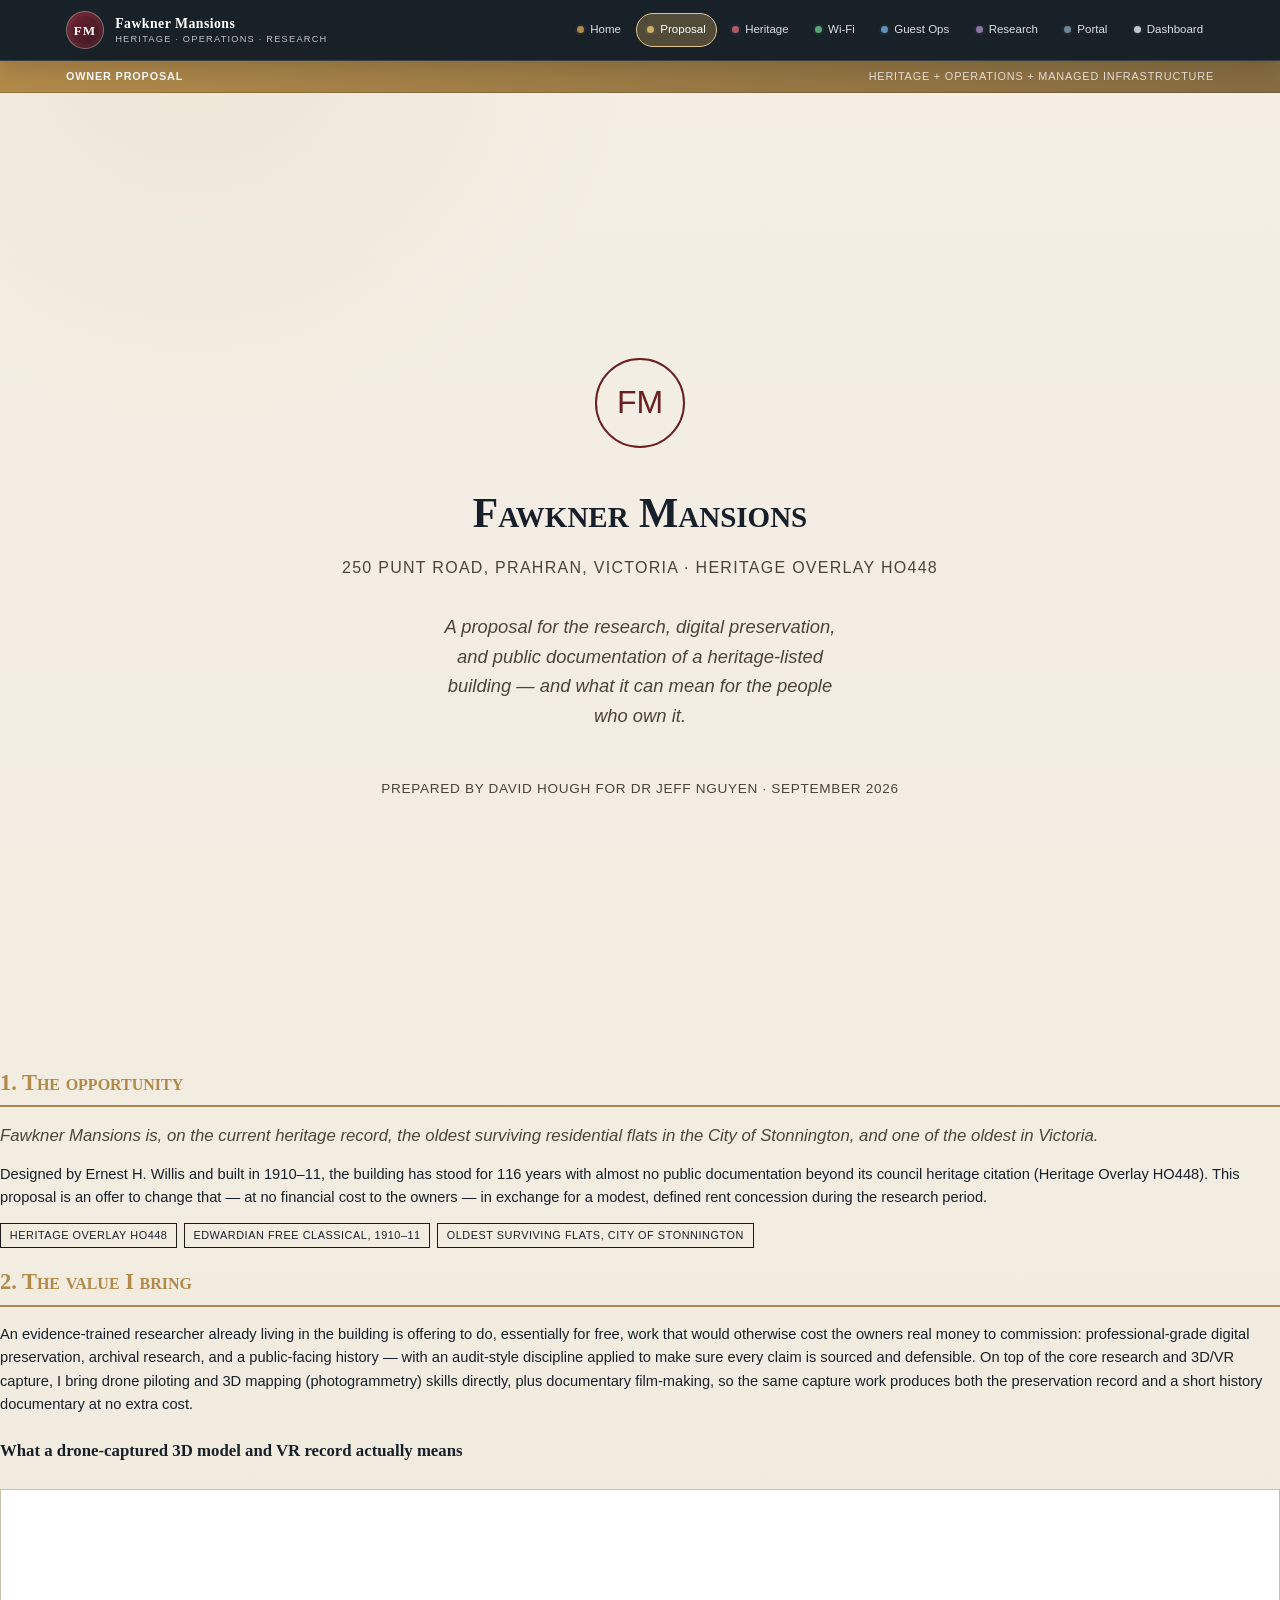
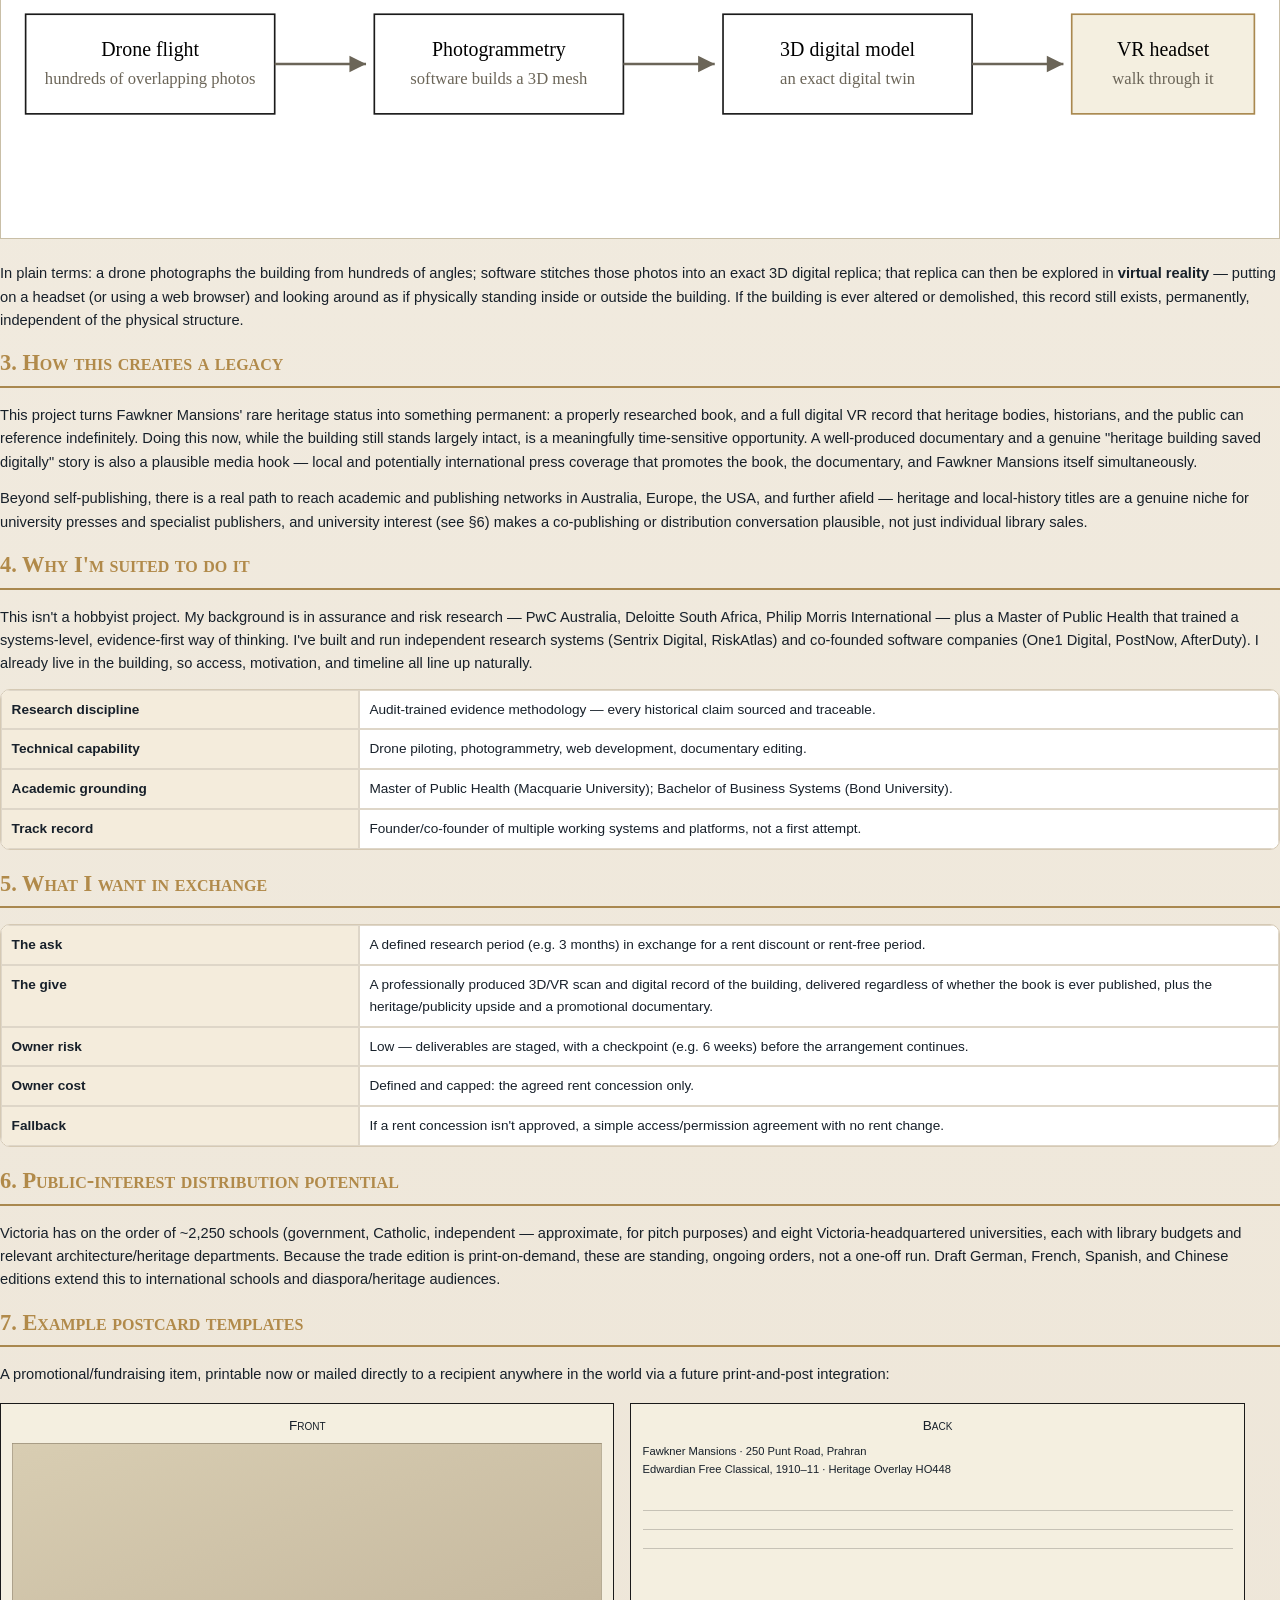
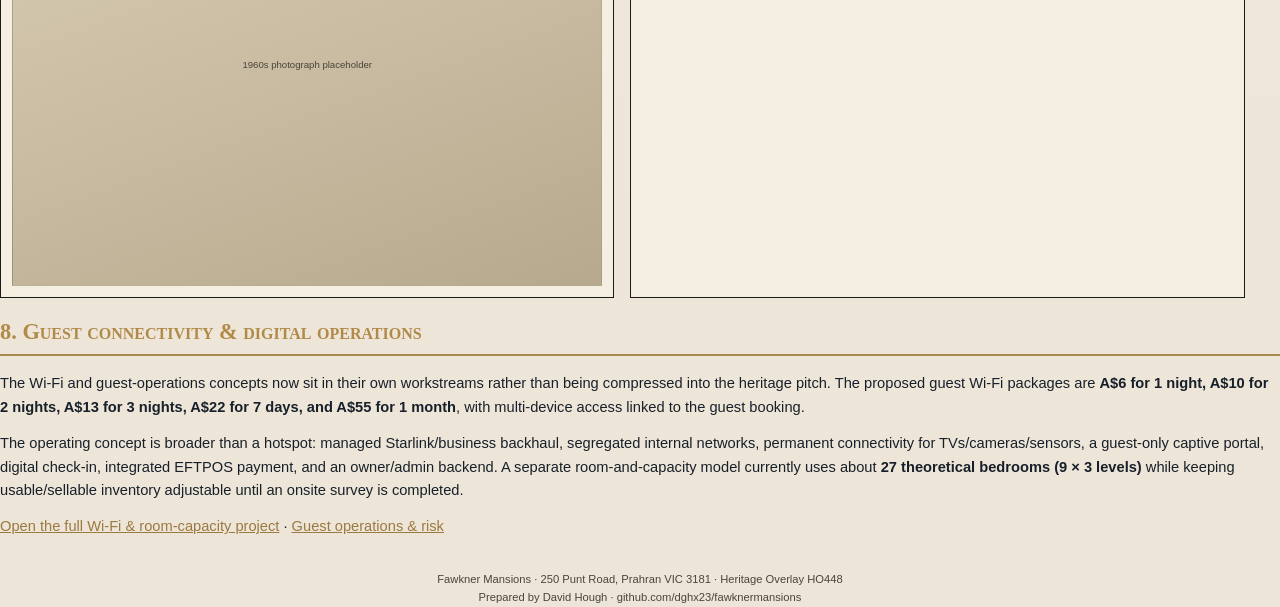
<file: docs/proposal.html>
<!DOCTYPE html>
<html lang="en">
<head>
<meta charset="UTF-8">
<title>Fawkner Mansions — Proposal</title>
<style>
  @page{ size: A4; margin: 20mm 18mm; }
  :root{
    --paper:#f4efe0; --ink:#1a1a1a; --rule:#1a1a1a; --muted:#4a453a;
    --brass:#a9884f; --oxblood:#6b1f22;
  }
  *{box-sizing:border-box;}
  body{
    margin:0; font-family: Georgia, 'Times New Roman', serif;
    color:var(--ink); font-size:11pt; line-height:1.55;
  }
  .cover{
    height:257mm; display:flex; flex-direction:column;
    align-items:center; justify-content:center; text-align:center;
    page-break-after:always;
  }
  .cover .monogram{
    width:90px;height:90px;border:2px solid var(--oxblood);border-radius:50%;
    display:flex;align-items:center;justify-content:center;
    font-size:2rem;color:var(--oxblood);margin-bottom:2rem;
  }
  .cover h1{font-size:2.6rem;font-variant-caps:small-caps;margin:0 0 .5rem;}
  .cover .addr{font-size:1rem;letter-spacing:.08em;text-transform:uppercase;color:var(--muted);margin-bottom:2rem;}
  .cover .tagline{font-size:1.15rem;font-style:italic;color:var(--muted);max-width:420px;margin-bottom:3rem;}
  .cover .meta{font-size:.85rem;color:var(--muted);letter-spacing:.05em;text-transform:uppercase;}

  section{page-break-before:always;}
  section:first-of-type{page-break-before:avoid;}
  h2{
    font-size:1.4rem;font-variant-caps:small-caps;color:var(--oxblood);
    border-bottom:2px solid var(--brass);padding-bottom:.3rem;margin:0 0 1rem;
  }
  h3{font-size:1.05rem;margin:1.3rem 0 .5rem;}
  p{margin:0 0 .8rem;}
  .lede{font-size:1.05rem;font-style:italic;color:var(--muted);}
  table{width:100%;border-collapse:collapse;font-size:.85rem;margin:.5rem 0 1rem;}
  th,td{border:1px solid #c9bfa7;padding:.5rem .6rem;text-align:left;vertical-align:top;}
  th{background:#eee2c8;width:28%;}
  .badge-row{display:flex;gap:.4rem;flex-wrap:wrap;margin:.5rem 0 1rem;}
  .badge{font-size:.68rem;text-transform:uppercase;letter-spacing:.05em;border:1px solid var(--rule);padding:.2rem .55rem;}
  .note{font-size:.8rem;color:var(--muted);background:#eee2c8;border:1px dashed #a9884f;padding:.6rem .8rem;margin:.8rem 0;}
  .footer-note{font-size:.7rem;color:var(--muted);text-align:center;margin-top:2rem;}

  .postcard-row{display:flex;gap:1rem;margin:1rem 0;}
  .postcard{width:48%;border:1.5px solid var(--rule);padding:.7rem;background:var(--paper);}
  .postcard .pc-title{font-size:.85rem;font-variant-caps:small-caps;text-align:center;margin-bottom:.4rem;}
  .postcard .pc-photo{
    aspect-ratio:4/3;background:linear-gradient(160deg,#d8cdb2,#c7baa0 55%,#b7a98d);
    border:1px solid #00000022;display:flex;align-items:center;justify-content:center;
    font-size:.6rem;color:#4a4438;text-align:center;padding:.5rem;
  }
  .postcard .pc-back-line{border-bottom:1px solid #00000030;height:1.3em;}

  .arch-svg{width:100%;height:auto;border:1px solid #c9bfa7;background:#fff;padding:.5rem;margin:1rem 0;}
  .book-render{text-align:center;margin:1rem 0;}
  .book-render .mini-cover{
    display:inline-block;width:220px;border:2px solid var(--rule);padding:1rem;
    background:var(--paper);text-align:center;
  }
  .book-render .mini-cover h4{font-variant-caps:small-caps;margin:.3rem 0;}
</style>

<link rel="stylesheet" href="../assets/fm-system.css">
<script src="../assets/fm-navigation.js" defer></script>
</head>
<body>

  <div class="cover">
    <div class="monogram">FM</div>
    <h1>Fawkner Mansions</h1>
    <div class="addr">250 Punt Road, Prahran, Victoria &middot; Heritage Overlay HO448</div>
    <div class="tagline">A proposal for the research, digital preservation, and public
    documentation of a heritage-listed building &mdash; and what it can
    mean for the people who own it.</div>
    <div class="meta">Prepared by David Hough for Dr Jeff Nguyen &middot; September 2026</div>
  </div>

  <section>
    <h2>1. The opportunity</h2>
    <p class="lede">Fawkner Mansions is, on the current heritage record, the
    oldest surviving residential flats in the City of Stonnington, and one
    of the oldest in Victoria.</p>
    <p>Designed by Ernest H. Willis and built in 1910&ndash;11, the building
    has stood for 116 years with almost no public documentation beyond its
    council heritage citation (Heritage Overlay HO448). This proposal is an
    offer to change that &mdash; at no financial cost to the owners &mdash;
    in exchange for a modest, defined rent concession during the research
    period.</p>
    <div class="badge-row">
      <span class="badge">Heritage Overlay HO448</span>
      <span class="badge">Edwardian Free Classical, 1910&ndash;11</span>
      <span class="badge">Oldest surviving flats, City of Stonnington</span>
    </div>
  </section>

  <section>
    <h2>2. The value I bring</h2>
    <p>An evidence-trained researcher already living in the building is
    offering to do, essentially for free, work that would otherwise cost the
    owners real money to commission: professional-grade digital
    preservation, archival research, and a public-facing history &mdash;
    with an audit-style discipline applied to make sure every claim is
    sourced and defensible. On top of the core research and 3D/VR capture,
    I bring drone piloting and 3D mapping (photogrammetry) skills directly,
    plus documentary film-making, so the same capture work produces both
    the preservation record and a short history documentary at no extra
    cost.</p>

    <h3>What a drone-captured 3D model and VR record actually means</h3>
    <svg class="arch-svg" viewBox="0 0 760 200">
      <rect x="10" y="70" width="150" height="60" fill="#fff" stroke="#1a1a1a"/>
      <text x="85" y="95" text-anchor="middle" font-size="12" font-family="Georgia,serif">Drone flight</text>
      <text x="85" y="112" text-anchor="middle" font-size="10" fill="#6b6558" font-family="Georgia,serif">hundreds of overlapping photos</text>
      <line x1="160" y1="100" x2="215" y2="100" stroke="#6b6558" stroke-width="1.5"/>
      <polygon points="215,100 205,95 205,105" fill="#6b6558"/>
      <rect x="220" y="70" width="150" height="60" fill="#fff" stroke="#1a1a1a"/>
      <text x="295" y="95" text-anchor="middle" font-size="12" font-family="Georgia,serif">Photogrammetry</text>
      <text x="295" y="112" text-anchor="middle" font-size="10" fill="#6b6558" font-family="Georgia,serif">software builds a 3D mesh</text>
      <line x1="370" y1="100" x2="425" y2="100" stroke="#6b6558" stroke-width="1.5"/>
      <polygon points="425,100 415,95 415,105" fill="#6b6558"/>
      <rect x="430" y="70" width="150" height="60" fill="#fff" stroke="#1a1a1a"/>
      <text x="505" y="95" text-anchor="middle" font-size="12" font-family="Georgia,serif">3D digital model</text>
      <text x="505" y="112" text-anchor="middle" font-size="10" fill="#6b6558" font-family="Georgia,serif">an exact digital twin</text>
      <line x1="580" y1="100" x2="635" y2="100" stroke="#6b6558" stroke-width="1.5"/>
      <polygon points="635,100 625,95 625,105" fill="#6b6558"/>
      <rect x="640" y="70" width="110" height="60" fill="#f4efe0" stroke="#a9884f"/>
      <text x="695" y="95" text-anchor="middle" font-size="12" font-family="Georgia,serif">VR headset</text>
      <text x="695" y="112" text-anchor="middle" font-size="10" fill="#6b6558" font-family="Georgia,serif">walk through it</text>
    </svg>
    <p>In plain terms: a drone photographs the building from hundreds of
    angles; software stitches those photos into an exact 3D digital replica;
    that replica can then be explored in <strong>virtual reality</strong>
    &mdash; putting on a headset (or using a web browser) and looking around
    as if physically standing inside or outside the building. If the
    building is ever altered or demolished, this record still exists,
    permanently, independent of the physical structure.</p>
  </section>

  <section>
    <h2>3. How this creates a legacy</h2>
    <p>This project turns Fawkner Mansions' rare heritage status into
    something permanent: a properly researched book, and a full digital VR
    record that heritage bodies, historians, and the public can reference
    indefinitely. Doing this now, while the building still stands largely
    intact, is a meaningfully time-sensitive opportunity. A well-produced
    documentary and a genuine "heritage building saved digitally" story is
    also a plausible media hook &mdash; local and potentially international
    press coverage that promotes the book, the documentary, and Fawkner
    Mansions itself simultaneously.</p>
    <p>Beyond self-publishing, there is a real path to reach academic and
    publishing networks in Australia, Europe, the USA, and further afield
    &mdash; heritage and local-history titles are a genuine niche for
    university presses and specialist publishers, and university interest
    (see &sect;6) makes a co-publishing or distribution conversation
    plausible, not just individual library sales.</p>
  </section>

  <section>
    <h2>4. Why I'm suited to do it</h2>
    <p>This isn't a hobbyist project. My background is in assurance and risk
    research &mdash; PwC Australia, Deloitte South Africa, Philip Morris
    International &mdash; plus a Master of Public Health that trained a
    systems-level, evidence-first way of thinking. I've built and run
    independent research systems (Sentrix Digital, RiskAtlas) and
    co-founded software companies (One1 Digital, PostNow, AfterDuty). I
    already live in the building, so access, motivation, and timeline all
    line up naturally.</p>
    <table>
      <tr><th>Research discipline</th><td>Audit-trained evidence methodology &mdash; every historical claim sourced and traceable.</td></tr>
      <tr><th>Technical capability</th><td>Drone piloting, photogrammetry, web development, documentary editing.</td></tr>
      <tr><th>Academic grounding</th><td>Master of Public Health (Macquarie University); Bachelor of Business Systems (Bond University).</td></tr>
      <tr><th>Track record</th><td>Founder/co-founder of multiple working systems and platforms, not a first attempt.</td></tr>
    </table>
  </section>

  <section>
    <h2>5. What I want in exchange</h2>
    <table>
      <tr><th>The ask</th><td>A defined research period (e.g. 3 months) in exchange for a rent discount or rent-free period.</td></tr>
      <tr><th>The give</th><td>A professionally produced 3D/VR scan and digital record of the building, delivered regardless of whether the book is ever published, plus the heritage/publicity upside and a promotional documentary.</td></tr>
      <tr><th>Owner risk</th><td>Low &mdash; deliverables are staged, with a checkpoint (e.g. 6 weeks) before the arrangement continues.</td></tr>
      <tr><th>Owner cost</th><td>Defined and capped: the agreed rent concession only.</td></tr>
      <tr><th>Fallback</th><td>If a rent concession isn't approved, a simple access/permission agreement with no rent change.</td></tr>
    </table>
  </section>

  <section>
    <h2>6. Public-interest distribution potential</h2>
    <p>Victoria has on the order of ~2,250 schools (government, Catholic,
    independent &mdash; approximate, for pitch purposes) and eight
    Victoria-headquartered universities, each with library budgets and
    relevant architecture/heritage departments. Because the trade edition is
    print-on-demand, these are standing, ongoing orders, not a one-off run.
    Draft German, French, Spanish, and Chinese editions extend this to
    international schools and diaspora/heritage audiences.</p>
  </section>

  <section>
    <h2>7. Example postcard templates</h2>
    <p>A promotional/fundraising item, printable now or mailed directly to
    a recipient anywhere in the world via a future print-and-post
    integration:</p>
    <div class="postcard-row">
      <div class="postcard">
        <div class="pc-title">Front</div>
        <div class="pc-photo">1960s photograph placeholder</div>
      </div>
      <div class="postcard">
        <div class="pc-title">Back</div>
        <p style="font-size:.7rem;">Fawkner Mansions &middot; 250 Punt Road, Prahran<br>
        Edwardian Free Classical, 1910&ndash;11 &middot; Heritage Overlay HO448</p>
        <div class="pc-back-line"></div>
        <div class="pc-back-line"></div>
        <div class="pc-back-line"></div>
      </div>
    </div>
  </section>

  <section>
    <h2>8. Guest connectivity &amp; digital operations</h2>
    <p>The Wi-Fi and guest-operations concepts now sit in their own workstreams rather
    than being compressed into the heritage pitch. The proposed guest Wi-Fi packages are
    <strong>A$6 for 1 night, A$10 for 2 nights, A$13 for 3 nights, A$22 for 7 days,
    and A$55 for 1 month</strong>, with multi-device access linked to the guest booking.</p>
    <p>The operating concept is broader than a hotspot: managed Starlink/business
    backhaul, segregated internal networks, permanent connectivity for TVs/cameras/sensors,
    a guest-only captive portal, digital check-in, integrated EFTPOS payment, and an
    owner/admin backend. A separate room-and-capacity model currently uses about
    <strong>27 theoretical bedrooms (9 × 3 levels)</strong> while keeping usable/sellable
    inventory adjustable until an onsite survey is completed.</p>
    <p><a href="../admin/wifi-project.html">Open the full Wi-Fi &amp; room-capacity project</a> ·
    <a href="../admin/guest-operations.html">Guest operations &amp; risk</a></p>
  </section>

  <div class="footer-note">Fawkner Mansions &middot; 250 Punt Road, Prahran VIC 3181 &middot; Heritage Overlay HO448<br>
  Prepared by David Hough &middot; github.com/dghx23/fawknermansions</div>

</body>
</html>
</file>
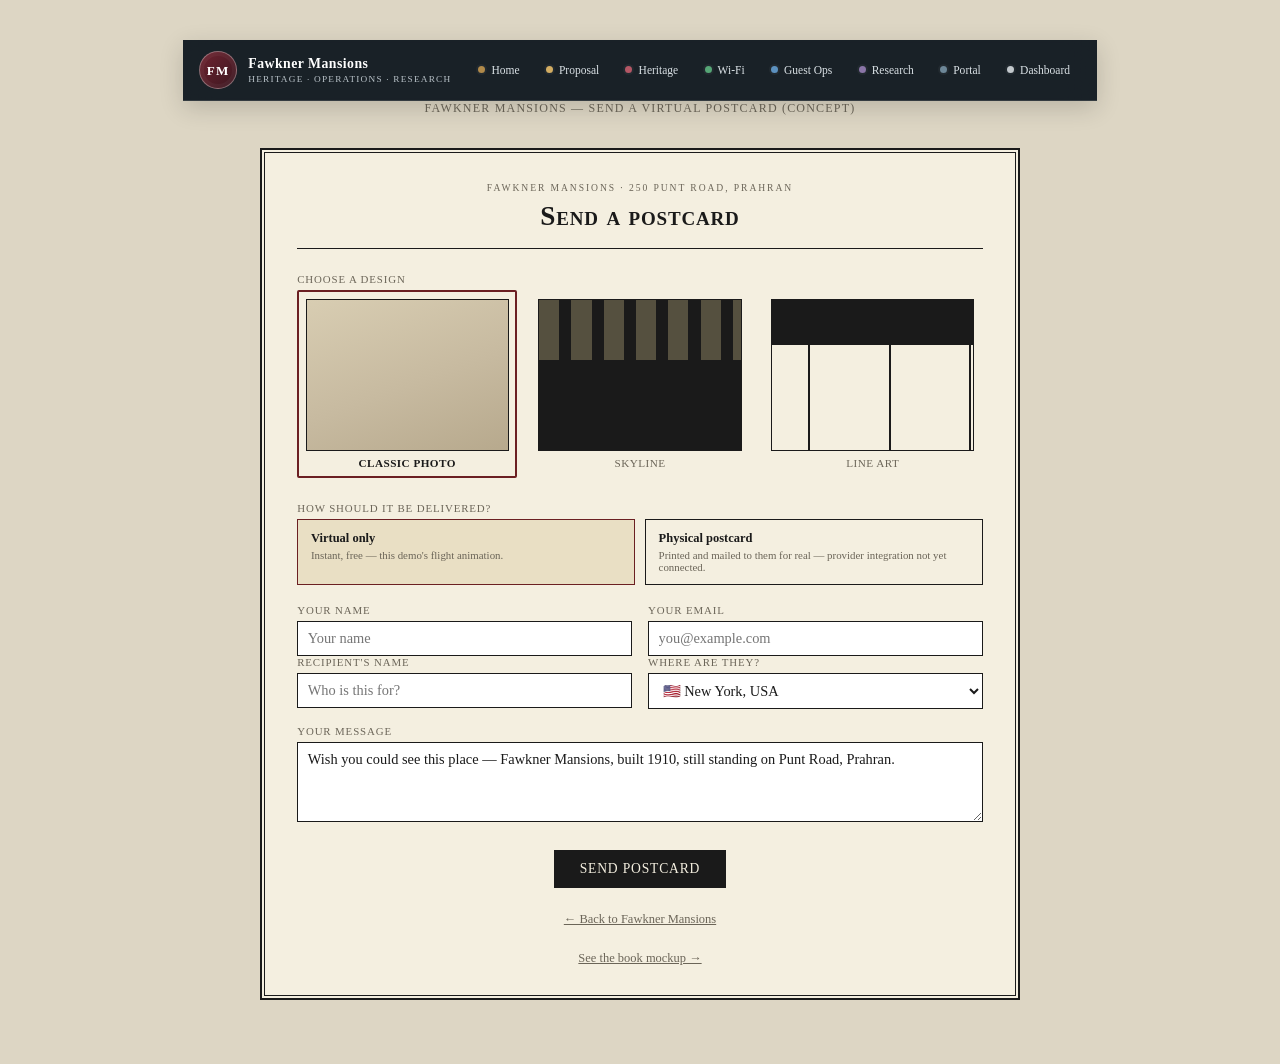
<file: docs/send-postcard.html>
<!DOCTYPE html>
<html lang="en">
<head>
<meta charset="UTF-8">
<meta name="viewport" content="width=device-width, initial-scale=1.0">
<title>Fawkner Mansions — Send a Virtual Postcard</title>
<style>
  :root{
    --paper:#f4efe0;
    --ink:#1a1a1a;
    --rule:#1a1a1a;
    --muted:#6b6558;
    --page:#e9dfc4;
    --brass:#a9884f;
    --oxblood:#6b1f22;
  }
  *{box-sizing:border-box;}
  body{
    margin:0;
    font-family: Georgia, 'Times New Roman', serif;
    background:#ddd6c4;
    color:var(--ink);
    padding:2.5rem 1.5rem 4rem;
    display:flex;
    flex-direction:column;
    align-items:center;
  }
  .page-title{
    text-align:center;
    font-size:.75rem;
    text-transform:uppercase;
    letter-spacing:.1em;
    color:var(--muted);
    margin-bottom:2rem;
  }
  .panel{
    width:100%;
    max-width:760px;
    background:var(--paper);
    border:2px solid var(--rule);
    outline:1px solid var(--rule);
    outline-offset:-5px;
    padding:2rem 2.2rem;
  }
  .masthead{
    text-align:center;
    padding-bottom:1rem;
    margin-bottom:1.5rem;
    border-bottom:1px solid var(--rule);
  }
  .masthead .eyebrow{
    font-size:.6rem;
    letter-spacing:.2em;
    text-transform:uppercase;
    color:var(--muted);
    margin-bottom:.5rem;
  }
  .masthead h1{
    margin:0;
    font-size:1.7rem;
    font-variant-caps: small-caps;
    letter-spacing:.03em;
  }

  .step{display:none;}
  .step.active{display:block;}

  label{
    display:block;
    font-size:.68rem;
    letter-spacing:.08em;
    text-transform:uppercase;
    color:var(--muted);
    margin:1rem 0 .3rem;
  }
  label:first-of-type{margin-top:0;}
  input[type=text], input[type=email], select, textarea{
    width:100%;
    font-family:inherit;
    font-size:.9rem;
    padding:.5rem .6rem;
    border:1px solid var(--rule);
    background:#fff;
    color:var(--ink);
  }
  textarea{resize:vertical;min-height:80px;}
  .form-row{display:flex;gap:1rem;}
  .form-row > div{flex:1;}

  .submit-row{
    margin-top:1.5rem;
    text-align:center;
  }
  button.primary{
    font-family:inherit;
    font-size:.85rem;
    letter-spacing:.06em;
    text-transform:uppercase;
    background:var(--ink);
    color:var(--paper);
    border:none;
    padding:.7rem 1.6rem;
    cursor:pointer;
  }
  button.primary:hover{background:#333;}
  button.ghost{
    font-family:inherit;
    font-size:.78rem;
    background:transparent;
    border:1px solid var(--rule);
    padding:.5rem 1.1rem;
    cursor:pointer;
    margin-top:1rem;
  }
  button.ghost:hover{background:var(--page);}

  .map-wrap{text-align:center;}
  .map-wrap svg{width:100%;height:auto;max-width:640px;}
  .flight-status{
    text-align:center;
    font-size:.85rem;
    margin-top:1rem;
    font-variant-caps: small-caps;
  }
  .flight-status .dest{font-weight:bold;}
  .progress-track{
    width:100%;
    max-width:400px;
    height:3px;
    background:var(--page);
    margin:.8rem auto 0;
  }
  .progress-fill{
    height:100%;
    width:0%;
    background:var(--oxblood);
    transition:width 3.4s linear;
  }

  .grid-line{stroke:#00000014;stroke-width:1;}
  .arc-path{
    fill:none;
    stroke:var(--oxblood);
    stroke-width:1.5;
    stroke-dasharray:5 4;
  }
  .city-dot{fill:var(--ink);}
  .city-label{
    font-family: Georgia, serif;
    font-size:11px;
    fill:var(--muted);
  }
  .origin-label{
    font-family: Georgia, serif;
    font-size:11px;
    font-weight:bold;
    fill:var(--ink);
  }

  .confirm-card{
    text-align:center;
  }
  .confirm-card .big{
    font-size:1.3rem;
    font-variant-caps: small-caps;
    margin:.5rem 0;
  }
  .confirm-card p{font-size:.85rem;color:var(--muted);}
  .mini-postcard{
    width:260px;
    margin:1.2rem auto;
    border:1px solid var(--rule);
    background:#fff;
    padding:.9rem;
    text-align:left;
  }
  .mini-postcard .to{font-size:.7rem;color:var(--muted);margin-bottom:.3rem;}
  .mini-postcard .msg{font-size:.8rem;line-height:1.5;}
  .mini-postcard .from{font-size:.7rem;color:var(--muted);margin-top:.6rem;text-align:right;}

  .email-note{
    font-size:.72rem;
    color:var(--muted);
    background:var(--page);
    border:1px dashed var(--rule);
    padding:.7rem .9rem;
    margin-top:1.2rem;
    text-align:left;
  }

  .back-link{
    display:block;
    text-align:center;
    margin-top:1.5rem;
    font-size:.78rem;
    color:var(--muted);
  }

  .design-gallery{
    display:grid;
    grid-template-columns:repeat(3, 1fr);
    gap:.8rem;
    margin-bottom:1.5rem;
  }
  .design-option{
    cursor:pointer;
    border:2px solid transparent;
    padding:.4rem;
    text-align:center;
    border-radius:2px;
  }
  .design-option.selected{border-color:var(--oxblood);}
  .design-option .swatch{
    aspect-ratio:4/3;
    border:1px solid var(--rule);
    margin-bottom:.4rem;
  }
  .swatch.classic{background:linear-gradient(160deg, #d8cdb2, #c7baa0 55%, #b7a98d);}
  .swatch.skyline{
    background:var(--ink);
    background-image:
      linear-gradient(0deg, var(--ink) 60%, transparent 60%),
      repeating-linear-gradient(90deg, #55503f 0 10%, transparent 10% 16%);
  }
  .swatch.lineart{
    background:var(--paper);
    background-image:
      repeating-linear-gradient(90deg, transparent 0 18%, var(--rule) 18% 19%, transparent 19% 40%),
      linear-gradient(0deg, transparent 70%, var(--rule) 70% 72%);
  }
  .design-option .name{font-size:.7rem;letter-spacing:.04em;text-transform:uppercase;color:var(--muted);}
  .design-option.selected .name{color:var(--ink);font-weight:bold;}

  .delivery-toggle{
    display:flex;
    gap:.6rem;
    margin-bottom:1.2rem;
  }
  .delivery-option{
    flex:1;
    border:1px solid var(--rule);
    padding:.7rem .8rem;
    cursor:pointer;
    font-size:.78rem;
  }
  .delivery-option.selected{background:var(--page);border-color:var(--oxblood);}
  .delivery-option .dtitle{font-weight:bold;margin-bottom:.2rem;}
  .delivery-option .dsub{color:var(--muted);font-size:.68rem;}

  .address-block{
    display:none;
    border:1px dashed var(--rule);
    padding:1rem;
    margin-bottom:1rem;
    background:var(--page);
  }
  .address-block.show{display:block;}
  .address-block .provider-note{
    font-size:.72rem;
    color:var(--muted);
    margin-top:.7rem;
  }
</style>

<link rel="stylesheet" href="../assets/fm-system.css">
<script src="../assets/fm-navigation.js" defer></script>
</head>
<body>

  <div class="page-title">Fawkner Mansions — send a virtual postcard (concept)</div>

  <div class="panel">
    <div class="masthead">
      <div class="eyebrow">Fawkner Mansions &middot; 250 Punt Road, Prahran</div>
      <h1>Send a postcard</h1>
    </div>

    <div class="step active" id="step-form">
      <label style="margin-top:0;">Choose a design</label>
      <div class="design-gallery" id="design-gallery">
        <div class="design-option selected" data-design="classic">
          <div class="swatch classic"></div>
          <div class="name">Classic photo</div>
        </div>
        <div class="design-option" data-design="skyline">
          <div class="swatch skyline"></div>
          <div class="name">Skyline</div>
        </div>
        <div class="design-option" data-design="lineart">
          <div class="swatch lineart"></div>
          <div class="name">Line art</div>
        </div>
      </div>

      <label style="margin-top:0;">How should it be delivered?</label>
      <div class="delivery-toggle" id="delivery-toggle">
        <div class="delivery-option selected" data-delivery="virtual">
          <div class="dtitle">Virtual only</div>
          <div class="dsub">Instant, free — this demo's flight animation.</div>
        </div>
        <div class="delivery-option" data-delivery="physical">
          <div class="dtitle">Physical postcard</div>
          <div class="dsub">Printed and mailed to them for real — provider integration not yet connected.</div>
        </div>
      </div>

      <div class="form-row">
        <div>
          <label for="sender-name">Your name</label>
          <input type="text" id="sender-name" placeholder="Your name">
        </div>
        <div>
          <label for="sender-email">Your email</label>
          <input type="email" id="sender-email" placeholder="you@example.com">
        </div>
      </div>
      <div class="form-row">
        <div>
          <label for="recipient-name">Recipient's name</label>
          <input type="text" id="recipient-name" placeholder="Who is this for?">
        </div>
        <div>
          <label for="destination">Where are they?</label>
          <select id="destination"></select>
        </div>
      </div>
      <label for="message">Your message</label>
      <textarea id="message">Wish you could see this place — Fawkner Mansions, built 1910, still standing on Punt Road, Prahran.</textarea>

      <div class="address-block" id="address-block">
        <label style="margin-top:0;">Recipient's mailing address</label>
        <div class="form-row">
          <div><input type="text" id="addr-street" placeholder="Street address"></div>
        </div>
        <div class="form-row" style="margin-top:.6rem;">
          <div><input type="text" id="addr-city" placeholder="City"></div>
          <div><input type="text" id="addr-postcode" placeholder="Postal code"></div>
        </div>
        <div class="form-row" style="margin-top:.6rem;">
          <div><input type="text" id="addr-country" placeholder="Country"></div>
        </div>
        <p class="provider-note">Physical printing and mailing isn't connected
        to a real provider yet. In a real version, this would call a
        print-and-mail API (candidates: PostGrid, Prodigi, or a similar
        service with international dispatch) to print this design and post
        it directly to the address above — see the admin Fulfilment
        section for the full plan.</p>
      </div>

      <div class="submit-row">
        <button class="primary" type="button" id="send-btn">Send postcard</button>
      </div>
    </div>

    <div class="step" id="step-flying">
      <div class="map-wrap">
        <svg id="map-svg" viewBox="0 0 700 350"></svg>
      </div>
      <div class="flight-status">
        Flying to <span class="dest" id="flight-dest">&mdash;</span>
      </div>
      <div class="progress-track"><div class="progress-fill" id="progress-fill"></div></div>
    </div>

    <div class="step" id="step-done">
      <div class="confirm-card">
        <div class="big" id="confirm-headline">Your postcard has landed</div>
        <p id="confirm-sub">Delivered, virtually, to your recipient.</p>
        <div class="mini-postcard">
          <div class="to" id="mini-to">To: &mdash;</div>
          <div class="msg" id="mini-msg"></div>
          <div class="from" id="mini-from">&mdash; Fawkner Mansions, Prahran</div>
        </div>
        <div class="email-note" id="email-note"></div>
        <button class="ghost" type="button" id="reset-btn">Send another postcard</button>
      </div>
    </div>

    <a class="back-link" href="../index.html">&larr; Back to Fawkner Mansions</a>
    <a class="back-link" href="book-mockup.html">See the book mockup &rarr;</a>
  </div>

<script>
  (function(){
    var selectedDesign = "classic";
    var selectedDelivery = "virtual";

    document.querySelectorAll("#design-gallery .design-option").forEach(function(el){
      el.addEventListener("click", function(){
        document.querySelectorAll("#design-gallery .design-option").forEach(function(o){ o.classList.remove("selected"); });
        el.classList.add("selected");
        selectedDesign = el.getAttribute("data-design");
      });
    });

    document.querySelectorAll("#delivery-toggle .delivery-option").forEach(function(el){
      el.addEventListener("click", function(){
        document.querySelectorAll("#delivery-toggle .delivery-option").forEach(function(o){ o.classList.remove("selected"); });
        el.classList.add("selected");
        selectedDelivery = el.getAttribute("data-delivery");
        var addrBlock = document.getElementById("address-block");
        if(selectedDelivery === "physical"){
          addrBlock.classList.add("show");
        } else {
          addrBlock.classList.remove("show");
        }
      });
    });

    var cities = [
      {name:"London", country:"United Kingdom", flag:"\u{1F1EC}\u{1F1E7}", x:350, y:75},
      {name:"Paris", country:"France", flag:"\u{1F1EB}\u{1F1F7}", x:355, y:80},
      {name:"Berlin", country:"Germany", flag:"\u{1F1E9}\u{1F1EA}", x:376, y:73},
      {name:"Reykjavik", country:"Iceland", flag:"\u{1F1EE}\u{1F1F8}", x:307, y:50},
      {name:"Moscow", country:"Russia", flag:"\u{1F1F7}\u{1F1FA}", x:423, y:67},
      {name:"New York", country:"USA", flag:"\u{1F1FA}\u{1F1F8}", x:206, y:96},
      {name:"Los Angeles", country:"USA", flag:"\u{1F1FA}\u{1F1F8}", x:120, y:109},
      {name:"Toronto", country:"Canada", flag:"\u{1F1E8}\u{1F1E6}", x:196, y:90},
      {name:"Vancouver", country:"Canada", flag:"\u{1F1E8}\u{1F1E6}", x:111, y:79},
      {name:"São Paulo", country:"Brazil", flag:"\u{1F1E7}\u{1F1F7}", x:259, y:221},
      {name:"Buenos Aires", country:"Argentina", flag:"\u{1F1E6}\u{1F1F7}", x:237, y:242},
      {name:"Cape Town", country:"South Africa", flag:"\u{1F1FF}\u{1F1E6}", x:386, y:241},
      {name:"Nairobi", country:"Kenya", flag:"\u{1F1F0}\u{1F1EA}", x:422, y:178},
      {name:"Dubai", country:"UAE", flag:"\u{1F1E6}\u{1F1EA}", x:457, y:126},
      {name:"Mumbai", country:"India", flag:"\u{1F1EE}\u{1F1F3}", x:492, y:138},
      {name:"Singapore", country:"Singapore", flag:"\u{1F1F8}\u{1F1EC}", x:552, y:172},
      {name:"Hong Kong", country:"China", flag:"\u{1F1ED}\u{1F1F0}", x:572, y:132},
      {name:"Tokyo", country:"Japan", flag:"\u{1F1EF}\u{1F1F5}", x:622, y:106},
      {name:"Auckland", country:"New Zealand", flag:"\u{1F1F3}\u{1F1FF}", x:690, y:247},
      {name:"Wellington", country:"New Zealand", flag:"\u{1F1F3}\u{1F1FF}", x:690, y:255}
    ];
    var origin = {name:"Prahran", country:"Melbourne, Australia", flag:"\u{1F1E6}\u{1F1FA}", x:632, y:248};

    var select = document.getElementById("destination");
    cities.forEach(function(c, i){
      var opt = document.createElement("option");
      opt.value = i;
      opt.textContent = c.flag + " " + c.name + ", " + c.country;
      select.appendChild(opt);
    });
    select.selectedIndex = 5;

    var stepForm = document.getElementById("step-form");
    var stepFlying = document.getElementById("step-flying");
    var stepDone = document.getElementById("step-done");

    function showStep(el){
      [stepForm, stepFlying, stepDone].forEach(function(s){ s.classList.remove("active"); });
      el.classList.add("active");
    }

    function buildGrid(svg){
      var ns = "http://www.w3.org/2000/svg";
      for(var gx = 0; gx <= 700; gx += 70){
        var l = document.createElementNS(ns, "line");
        l.setAttribute("x1", gx); l.setAttribute("y1", 0);
        l.setAttribute("x2", gx); l.setAttribute("y2", 350);
        l.setAttribute("class", "grid-line");
        svg.appendChild(l);
      }
      for(var gy = 0; gy <= 350; gy += 50){
        var l2 = document.createElementNS(ns, "line");
        l2.setAttribute("x1", 0); l2.setAttribute("y1", gy);
        l2.setAttribute("x2", 700); l2.setAttribute("y2", gy);
        l2.setAttribute("class", "grid-line");
        svg.appendChild(l2);
      }
    }

    function addDot(svg, c, isOrigin){
      var ns = "http://www.w3.org/2000/svg";
      var dot = document.createElementNS(ns, "circle");
      dot.setAttribute("cx", c.x); dot.setAttribute("cy", c.y);
      dot.setAttribute("r", isOrigin ? 4 : 3);
      dot.setAttribute("fill", isOrigin ? "#6b1f22" : "#1a1a1a");
      svg.appendChild(dot);
      var label = document.createElementNS(ns, "text");
      label.setAttribute("x", c.x + 7);
      label.setAttribute("y", c.y - 6);
      label.setAttribute("class", isOrigin ? "origin-label" : "city-label");
      label.textContent = c.name;
      svg.appendChild(label);
    }

    function runFlight(dest){
      var svg = document.getElementById("map-svg");
      svg.innerHTML = "";
      var ns = "http://www.w3.org/2000/svg";
      buildGrid(svg);

      var midX = (origin.x + dest.x) / 2;
      var midY = Math.min(origin.y, dest.y) - 60;
      var d = "M " + origin.x + "," + origin.y + " Q " + midX + "," + midY + " " + dest.x + "," + dest.y;

      var path = document.createElementNS(ns, "path");
      path.setAttribute("d", d);
      path.setAttribute("class", "arc-path");
      path.setAttribute("id", "flight-path");
      svg.appendChild(path);

      addDot(svg, origin, true);
      addDot(svg, dest, false);

      var plane = document.createElementNS(ns, "text");
      plane.setAttribute("font-size", "16");
      plane.textContent = "✈";
      svg.appendChild(plane);

      var anim = document.createElementNS(ns, "animateMotion");
      anim.setAttribute("dur", "3.4s");
      anim.setAttribute("fill", "freeze");
      anim.setAttribute("rotate", "auto");
      anim.setAttribute("path", d);
      plane.appendChild(anim);

      document.getElementById("flight-dest").textContent = dest.flag + " " + dest.name + ", " + dest.country;
      document.getElementById("progress-fill").style.width = "0%";
      requestAnimationFrame(function(){
        requestAnimationFrame(function(){
          document.getElementById("progress-fill").style.width = "100%";
        });
      });
    }

    document.getElementById("send-btn").addEventListener("click", function(){
      var senderName = document.getElementById("sender-name").value.trim() || "A friend";
      var senderEmail = document.getElementById("sender-email").value.trim();
      var recipientName = document.getElementById("recipient-name").value.trim() || "you";
      var message = document.getElementById("message").value.trim();
      var dest = cities[parseInt(select.value, 10)];

      showStep(stepFlying);
      runFlight(dest);

      setTimeout(function(){
        document.getElementById("mini-to").textContent = "To: " + recipientName + " — " + dest.flag + " " + dest.name + ", " + dest.country;
        document.getElementById("mini-msg").textContent = message;
        document.getElementById("mini-from").textContent = "— " + senderName + ", Fawkner Mansions, Prahran";
        document.getElementById("confirm-sub").textContent =
          "Your virtual postcard travelled from Prahran to " + dest.name + ", " + dest.country + ".";

        var noteEl = document.getElementById("email-note");
        var emailLine = senderEmail
          ? "This concept demo doesn't actually send email yet — in a real version, a confirmation would go to " + senderEmail + " once a backend email service is connected."
          : "No email address was entered, and this concept demo doesn't send real email yet regardless — that needs a backend service to be connected first.";

        if(selectedDelivery === "physical"){
          var street = document.getElementById("addr-street").value.trim();
          var city = document.getElementById("addr-city").value.trim();
          noteEl.textContent = emailLine + " Physical printing/mailing to "
            + (street || city ? (street + (city ? ", " + city : "")) : "the address entered")
            + " also isn't connected to a real print-and-mail provider yet — nothing has actually been printed or posted.";
        } else {
          noteEl.textContent = emailLine;
        }

        showStep(stepDone);
      }, 3500);
    });

    document.getElementById("reset-btn").addEventListener("click", function(){
      document.getElementById("sender-name").value = "";
      document.getElementById("sender-email").value = "";
      document.getElementById("recipient-name").value = "";
      showStep(stepForm);
    });
  })();
</script>

</body>
</html>
</file>
<file: assets/fm-system.css>
/* Fawkner Mansions shared project design system — screen UI only */
:root{
  --fm-ink:#17202a;
  --fm-ink-2:#24313b;
  --fm-cream:#f7f2e7;
  --fm-paper:#fffdf8;
  --fm-sand:#e9dfcc;
  --fm-line:#d5c9b4;
  --fm-muted:#70695f;
  --fm-oxblood:#6f2330;
  --fm-brass:#b18a4a;
  --fm-forest:#246149;
  --fm-blue:#315f86;
  --fm-violet:#65547d;
  --fm-teal:#357477;
  --fm-risk:#9a5d17;
  --fm-red:#923845;
  --fm-shadow:0 14px 40px rgba(31,35,33,.09);
  --fm-radius:16px;
  --fm-accent:var(--fm-oxblood);
  --fm-accent-soft:#f3e7e9;
}
html{scroll-behavior:smooth;}
body.fm-shell{
  margin:0;
  background:
    radial-gradient(circle at 15% 0%, rgba(177,138,74,.10), transparent 28rem),
    linear-gradient(180deg,#f4efe5 0,#ede5d7 100%);
  color:var(--fm-ink);
  font-family:Inter,ui-sans-serif,-apple-system,BlinkMacSystemFont,"Segoe UI",Roboto,Arial,sans-serif;
  line-height:1.6;
}
body.fm-shell.fm-theme-heritage{--fm-accent:var(--fm-oxblood);--fm-accent-soft:#f4e8ea;}
body.fm-shell.fm-theme-wifi{--fm-accent:var(--fm-forest);--fm-accent-soft:#e5f1e9;}
body.fm-shell.fm-theme-guest{--fm-accent:var(--fm-blue);--fm-accent-soft:#e5edf5;}
body.fm-shell.fm-theme-risk{--fm-accent:var(--fm-red);--fm-accent-soft:#f5e5e7;}
body.fm-shell.fm-theme-research{--fm-accent:var(--fm-violet);--fm-accent-soft:#ece8f2;}
body.fm-shell.fm-theme-rooms{--fm-accent:var(--fm-teal);--fm-accent-soft:#e5f0ef;}
body.fm-shell.fm-theme-proposal{--fm-accent:var(--fm-brass);--fm-accent-soft:#f4ecdc;}
body.fm-shell.fm-theme-public{--fm-accent:var(--fm-oxblood);--fm-accent-soft:#f4e8ea;}

#fm-global-nav{
  position:sticky;
  top:0;
  z-index:1000;
  border-bottom:1px solid rgba(255,255,255,.12);
  background:rgba(21,29,36,.96);
  backdrop-filter:blur(14px);
  box-shadow:0 7px 24px rgba(0,0,0,.16);
}
.fm-nav-inner{
  max-width:1180px;
  margin:0 auto;
  padding:.7rem 1rem;
  display:flex;
  align-items:center;
  gap:1rem;
}
.fm-brand{
  display:flex;
  align-items:center;
  gap:.7rem;
  color:#fff;
  text-decoration:none;
  flex:0 0 auto;
}
.fm-brand-mark{
  width:38px;height:38px;
  display:grid;place-items:center;
  border:1px solid rgba(255,255,255,.35);
  border-radius:50%;
  font:700 .82rem/1 Georgia,serif;
  letter-spacing:.08em;
  background:linear-gradient(135deg,var(--fm-oxblood),#3b1720);
  box-shadow:inset 0 0 0 4px rgba(255,255,255,.04);
}
.fm-brand-copy{display:flex;flex-direction:column;line-height:1.12}
.fm-brand-copy strong{font:600 .86rem/1.15 Georgia,serif;letter-spacing:.035em}
.fm-brand-copy span{font-size:.58rem;text-transform:uppercase;letter-spacing:.13em;color:#b9c2c8;margin-top:.16rem}
.fm-nav-scroll{
  margin-left:auto;
  display:flex;
  align-items:center;
  gap:.28rem;
  overflow-x:auto;
  scrollbar-width:none;
  padding-bottom:1px;
}
.fm-nav-scroll::-webkit-scrollbar{display:none}
.fm-nav-link{
  --nav-color:#8da0ad;
  display:inline-flex;
  align-items:center;
  gap:.38rem;
  flex:0 0 auto;
  text-decoration:none;
  color:#d9e0e4;
  font-size:.72rem;
  padding:.42rem .62rem;
  border:1px solid transparent;
  border-radius:999px;
  white-space:nowrap;
  transition:.15s ease;
}
.fm-nav-link::before{content:"";width:7px;height:7px;border-radius:50%;background:var(--nav-color);box-shadow:0 0 0 2px rgba(255,255,255,.04)}
.fm-nav-link:hover{background:rgba(255,255,255,.07);color:#fff}
.fm-nav-link.active{color:#fff;border-color:color-mix(in srgb,var(--nav-color) 70%, white 30%);background:color-mix(in srgb,var(--nav-color) 30%, transparent)}
.fm-nav-home{--nav-color:var(--fm-brass)}
.fm-nav-proposal{--nav-color:#d3ad62}
.fm-nav-heritage{--nav-color:#b45765}
.fm-nav-wifi{--nav-color:#56a676}
.fm-nav-guest{--nav-color:#5c91bf}
.fm-nav-rooms{--nav-color:#54a0a1}
.fm-nav-research{--nav-color:#8a75a7}
.fm-nav-risk{--nav-color:#c97a48}
.fm-nav-portal{--nav-color:#6d8798}
.fm-nav-dashboard{--nav-color:#c2c8cc}

.fm-page-ribbon{
  background:linear-gradient(90deg,var(--fm-accent),color-mix(in srgb,var(--fm-accent) 72%,#17202a));
  color:#fff;
  border-bottom:1px solid rgba(0,0,0,.18);
}
.fm-page-ribbon-inner{
  max-width:1180px;margin:auto;padding:.42rem 1rem;
  display:flex;justify-content:space-between;gap:1rem;align-items:center;
  font-size:.68rem;letter-spacing:.075em;text-transform:uppercase;
}
.fm-page-ribbon strong{font-weight:700}
.fm-page-ribbon span{opacity:.82}

body.fm-shell:not(.fm-portal) > header:not(#fm-global-nav),
body.fm-shell:not(.fm-portal) header.topbar,
body.fm-shell:not(.fm-portal) header.site-header{
  background:linear-gradient(135deg,#fffdf8,#f2eadc)!important;
  color:var(--fm-ink)!important;
  border-bottom:1px solid var(--fm-line)!important;
  box-shadow:none!important;
}
body.fm-shell:not(.fm-portal) header.topbar,
body.fm-shell:not(.fm-portal) > header:not(#fm-global-nav){
  padding:1.35rem 1.5rem!important;
}
body.fm-shell:not(.fm-portal) h1,
body.fm-shell:not(.fm-portal) h2,
body.fm-shell:not(.fm-portal) h3,
body.fm-shell:not(.fm-portal) h4{
  font-family:Georgia,"Times New Roman",serif;
}
body.fm-shell:not(.fm-portal) h2{color:var(--fm-accent)!important}
body.fm-shell:not(.fm-portal) main{
  width:min(1120px,calc(100% - 2rem));
  max-width:1120px!important;
  margin:0 auto!important;
}
body.fm-shell:not(.fm-portal) section{
  scroll-margin-top:7rem;
}
body.fm-shell:not(.fm-portal) .hero{
  border-radius:var(--fm-radius)!important;
  border:1px solid var(--fm-line)!important;
  border-top:6px solid var(--fm-accent)!important;
  background:
    linear-gradient(135deg,rgba(255,255,255,.96),rgba(255,250,240,.93)),
    var(--fm-paper)!important;
  box-shadow:var(--fm-shadow);
}
body.fm-shell:not(.fm-portal) .card,
body.fm-shell:not(.fm-portal) .book-card,
body.fm-shell:not(.fm-portal) .run,
body.fm-shell:not(.fm-portal) .wifi-calculator,
body.fm-shell:not(.fm-portal) .calc{
  border-radius:12px!important;
  border-color:var(--fm-line)!important;
  box-shadow:0 7px 22px rgba(42,43,37,.055);
}
body.fm-shell:not(.fm-portal) .card{
  border-top:4px solid var(--fm-accent)!important;
}
body.fm-shell:not(.fm-portal) table{
  border-collapse:separate!important;
  border-spacing:0!important;
  border:1px solid var(--fm-line)!important;
  border-radius:10px;
  overflow:hidden;
  background:#fff;
}
body.fm-shell:not(.fm-portal) table th{
  background:var(--fm-accent-soft)!important;
  color:var(--fm-ink)!important;
}
body.fm-shell:not(.fm-portal) table th,
body.fm-shell:not(.fm-portal) table td{
  border-color:#ded6c8!important;
}
body.fm-shell:not(.fm-portal) a{color:color-mix(in srgb,var(--fm-accent) 86%,#111 14%)}
body.fm-shell:not(.fm-portal) .btn,
body.fm-shell:not(.fm-portal) button:not(.tab):not(#logout-btn){
  border-radius:8px!important;
}
body.fm-shell:not(.fm-portal) .note{
  border-radius:10px!important;
  border-left:4px solid var(--fm-brass)!important;
  border-top:1px solid #eadcc0!important;
  border-right:1px solid #eadcc0!important;
  border-bottom:1px solid #eadcc0!important;
  background:#fff8e8!important;
}
body.fm-shell:not(.fm-portal) input,
body.fm-shell:not(.fm-portal) select,
body.fm-shell:not(.fm-portal) textarea{
  border-radius:8px!important;
  border:1px solid #cbbfae!important;
  background:#fff!important;
}
body.fm-shell:not(.fm-portal) input[type="range"]{accent-color:var(--fm-accent)}

.fm-workstream-band{
  display:grid;
  grid-template-columns:repeat(4,minmax(0,1fr));
  gap:.75rem;
  margin:1rem 0 1.5rem;
}
.fm-workstream-card{
  min-height:116px;
  padding:.9rem;
  border-radius:12px;
  color:#fff!important;
  text-decoration:none!important;
  display:flex;flex-direction:column;justify-content:flex-end;
  position:relative;overflow:hidden;
  box-shadow:0 10px 24px rgba(0,0,0,.10);
}
.fm-workstream-card::after{content:"";position:absolute;right:-28px;top:-28px;width:100px;height:100px;border-radius:50%;background:rgba(255,255,255,.09)}
.fm-workstream-card small{font-size:.6rem;letter-spacing:.1em;text-transform:uppercase;opacity:.8}
.fm-workstream-card strong{font:600 1.02rem/1.2 Georgia,serif;margin-top:.25rem}
.fm-workstream-card.heritage{background:linear-gradient(145deg,#7c2c38,#531a24)}
.fm-workstream-card.wifi{background:linear-gradient(145deg,#2e7555,#1d4f3a)}
.fm-workstream-card.guest{background:linear-gradient(145deg,#3975a5,#244e70)}
.fm-workstream-card.research{background:linear-gradient(145deg,#75608f,#524368)}

body.fm-shell.fm-portal #fm-global-nav{
  position:relative;
  background:#0d1720;
}
body.fm-shell.fm-portal .fm-nav-scroll .fm-nav-link:not(.fm-nav-home):not(.fm-nav-portal){display:none}
body.fm-shell.fm-portal .fm-page-ribbon{display:none}

@media(max-width:900px){
  .fm-brand-copy span{display:none}
  .fm-workstream-band{grid-template-columns:repeat(2,minmax(0,1fr))}
}
@media(max-width:650px){
  .fm-nav-inner{padding:.55rem .7rem;gap:.65rem}
  .fm-brand-mark{width:34px;height:34px}
  .fm-brand-copy strong{font-size:.77rem}
  .fm-nav-link{font-size:.68rem;padding:.38rem .54rem}
  .fm-page-ribbon-inner{padding:.38rem .75rem}
  .fm-page-ribbon span{display:none}
  body.fm-shell:not(.fm-portal) main{width:min(100% - 1rem,1120px)}
  .fm-workstream-band{grid-template-columns:1fr}
}
@media print{
  #fm-global-nav,.fm-page-ribbon,.fm-screen-only{display:none!important}
  body.fm-shell{background:#fff!important}
}

/* The shared anchor-colour rule above (body.fm-shell:not(.fm-portal) a) is a
   compound selector, so it outranks a page's own lower-specificity
   ".foo a{color:#fff}" button/link rules on plain class selectors — silently
   repainting colour-background button text a near-invisible dark accent
   colour. Restore the intended text colour for every such pattern found
   across the project's pages. */
body.fm-shell:not(.fm-portal) .btn,
body.fm-shell:not(.fm-portal) .links a,
body.fm-shell:not(.fm-portal) .wifi-headline a,
body.fm-shell:not(.fm-portal) .button:not(.outline):not(.gold),
body.fm-shell:not(.fm-portal) .work-card,
body.fm-shell:not(.fm-portal) .work-card *,
body.fm-shell:not(.fm-portal) .fm-workstream-card,
body.fm-shell:not(.fm-portal) .fm-workstream-card *{
  color:#fff!important;
}
body.fm-shell:not(.fm-portal) .button.gold{color:#17202a!important;}
body.fm-shell:not(.fm-portal) .button.outline{color:inherit!important;}

/* Retire legacy top-level navigation in favour of the shared project nav */
body.fm-shell:not(.fm-portal) > nav{display:none!important}
body.fm-shell:not(.fm-portal) .site-nav-strip{display:none!important}
body.fm-shell:not(.fm-portal) header.site-header{display:none!important}
/* Keep the dashboard's internal section-jump navigation */
body.fm-shell #dashboard nav.jump{display:flex!important;position:sticky;top:62px;z-index:20}
/* Secondary page headers become editorial title bands below the shared navigation */
body.fm-shell:not(.fm-portal) > header:not(.site-header):not(#fm-global-nav){
  margin:0;
}
body.fm-shell:not(.fm-portal) > header:not(.site-header):not(#fm-global-nav) > div{
  max-width:1120px!important;
  margin:0 auto!important;
}


/* === Permanent colour-mode lock: keep Fawkner visual identity stable across OS/browser light and dark modes === */
:root,
html{
  color-scheme:light only;
  background:#f4efe5;
}
body.fm-shell{
  background:
    radial-gradient(circle at 15% 0%,rgba(177,138,74,.10),transparent 28rem),
    linear-gradient(180deg,#f4efe5 0,#ede5d7 100%) !important;
  color:var(--fm-ink) !important;
}

/* Never allow browser visited/default link colours to leak into project navigation. */
#fm-global-nav,
#fm-global-nav .fm-nav-inner,
#fm-global-nav .fm-nav-scroll{
  color-scheme:light only;
}
#fm-global-nav{
  background:rgba(21,29,36,.98) !important;
  color:#eef2f3 !important;
}
#fm-global-nav a.fm-brand,
#fm-global-nav a.fm-brand:link,
#fm-global-nav a.fm-brand:visited{
  color:#fff !important;
  text-decoration:none !important;
}
#fm-global-nav .fm-brand-copy strong{color:#fff !important;}
#fm-global-nav .fm-brand-copy span{color:#b9c2c8 !important;}

body.fm-shell #fm-global-nav a.fm-nav-link,
body.fm-shell #fm-global-nav a.fm-nav-link:link,
body.fm-shell #fm-global-nav a.fm-nav-link:visited{
  color:#d9e0e4 !important;
  text-decoration:none !important;
  background:transparent !important;
  border-color:transparent !important;
}
body.fm-shell #fm-global-nav a.fm-nav-link:hover,
body.fm-shell #fm-global-nav a.fm-nav-link:focus-visible{
  color:#fff !important;
  background:rgba(255,255,255,.08) !important;
  border-color:rgba(255,255,255,.14) !important;
}
body.fm-shell #fm-global-nav a.fm-nav-link.active,
body.fm-shell #fm-global-nav a.fm-nav-link[aria-current="page"]{
  color:#fff !important;
  border-color:color-mix(in srgb,var(--nav-color) 70%,white 30%) !important;
  background:color-mix(in srgb,var(--nav-color) 30%,transparent) !important;
}

/* Explicit editorial surfaces so OS dark mode never inverts the site body. */
body.fm-shell:not(.fm-portal) > header:not(#fm-global-nav),
body.fm-shell:not(.fm-portal) header.topbar,
body.fm-shell:not(.fm-portal) .hero,
body.fm-shell:not(.fm-portal) .card,
body.fm-shell:not(.fm-portal) .book-card,
body.fm-shell:not(.fm-portal) .run,
body.fm-shell:not(.fm-portal) .wifi-calculator,
body.fm-shell:not(.fm-portal) .calc,
body.fm-shell:not(.fm-portal) table{
  color-scheme:light only;
}
body.fm-shell:not(.fm-portal) input,
body.fm-shell:not(.fm-portal) select,
body.fm-shell:not(.fm-portal) textarea{
  color:#17202a !important;
  background:#fff !important;
}
body.fm-shell:not(.fm-portal) input::placeholder,
body.fm-shell:not(.fm-portal) textarea::placeholder{
  color:#7b746a !important;
  opacity:1;
}

/* Keep the section ribbon deterministic too. */
.fm-page-ribbon,
.fm-page-ribbon *{
  color:#fff !important;
}

/* Reinforce the same palette even when the operating system requests dark mode. */
@media (prefers-color-scheme:dark){
  :root,html{color-scheme:light only;background:#f4efe5 !important;}
  body.fm-shell{
    background:
      radial-gradient(circle at 15% 0%,rgba(177,138,74,.10),transparent 28rem),
      linear-gradient(180deg,#f4efe5 0,#ede5d7 100%) !important;
    color:#17202a !important;
  }
  #fm-global-nav{background:rgba(21,29,36,.98) !important;}
  body.fm-shell #fm-global-nav a.fm-nav-link,
  body.fm-shell #fm-global-nav a.fm-nav-link:link,
  body.fm-shell #fm-global-nav a.fm-nav-link:visited{color:#d9e0e4 !important;}
  body.fm-shell #fm-global-nav a.fm-nav-link:hover,
  body.fm-shell #fm-global-nav a.fm-nav-link:focus-visible,
  body.fm-shell #fm-global-nav a.fm-nav-link.active,
  body.fm-shell #fm-global-nav a.fm-nav-link[aria-current="page"]{color:#fff !important;}
}
</file>
